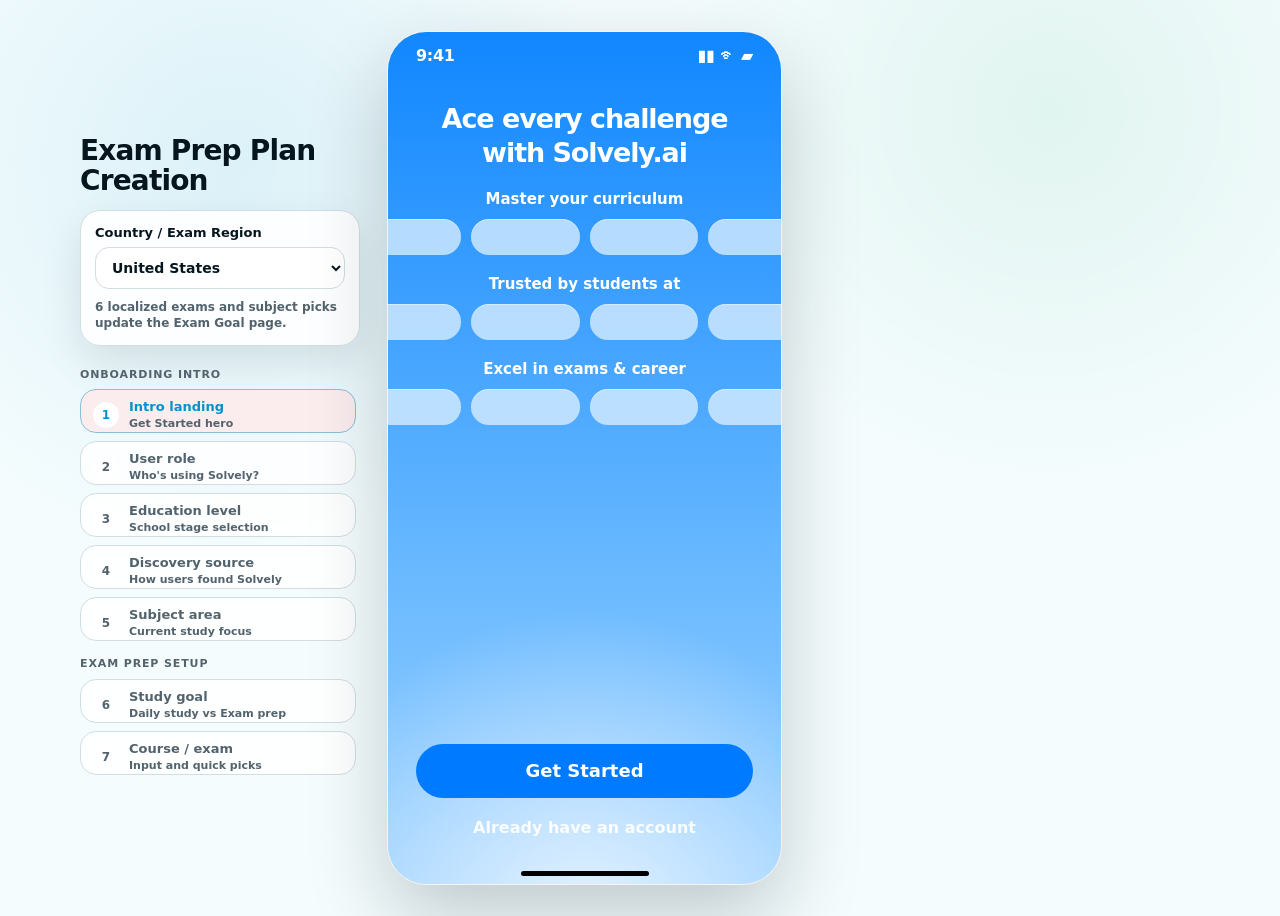
<file: ui_kits/exam-prep-plan/index.html>
<!doctype html>
<html lang="en">
<head>
  <meta charset="utf-8">
  <meta name="viewport" content="width=device-width, initial-scale=1, viewport-fit=cover">
  <title>Solvely Exam Prep Plan Prototype</title>
  <link rel="stylesheet" href="../../colors_and_type.css">
  <style>
    :root {
      --phone-w: 393px;
      --phone-h: 852px;
      --blue: #1677f2;
      --soft-blue: #e7f2ff;
      --soft-gray: #eef2f5;
      --ink: #111318;
      --muted: #737780;
      --line: #dfe5ea;
      --cream: #f7fbff;
      --ease: cubic-bezier(0.22, 1, 0.36, 1);
      --status-h: 54px;
    }

    body {
      min-height: 100vh;
      min-height: 100dvh;
      display: grid;
      place-items: center;
      padding: 32px;
      background:
        radial-gradient(circle at 18% 18%, color-mix(in oklch, var(--svy-secondary) 10%, transparent), transparent 30%),
        radial-gradient(circle at 82% 12%, color-mix(in oklch, var(--svy-primary) 8%, transparent), transparent 28%),
        var(--svy-bg);
    }

    button, input, textarea {
      font: inherit;
    }

    .prototype {
      width: min(100%, 1120px);
      display: grid;
      grid-template-columns: minmax(220px, 280px) var(--phone-w) minmax(260px, 1fr);
      gap: 28px;
      align-items: center;
    }

    .notes {
      display: grid;
      gap: 14px;
      color: var(--svy-muted);
      font-size: 15px;
      line-height: 1.5;
    }

    .notes h1 {
      margin: 0;
      color: var(--svy-fg);
      font: 800 28px/1.08 var(--svy-font-display);
      letter-spacing: -0.03em;
    }

    .notes p {
      margin: 0;
    }

    .country-switcher {
      display: grid;
      gap: 10px;
      padding: 14px;
      border: 1px solid var(--svy-border);
      border-radius: 20px;
      background: color-mix(in oklch, var(--svy-surface) 92%, transparent);
      box-shadow: var(--svy-shadow-card);
    }

    .country-switcher label {
      display: grid;
      gap: 6px;
      color: var(--svy-fg);
      font: 800 13px/1.2 var(--svy-font-body);
    }

    .country-switcher select {
      width: 100%;
      min-height: 42px;
      border: 1px solid var(--svy-border);
      border-radius: 14px;
      background: var(--svy-surface);
      color: var(--svy-fg);
      padding: 0 12px;
      font: 750 14px/1 var(--svy-font-body);
      outline: none;
      cursor: pointer;
    }

    .country-switcher select:focus {
      border-color: color-mix(in oklch, var(--svy-primary) 52%, var(--svy-border));
      box-shadow: 0 0 0 3px color-mix(in oklch, var(--svy-primary) 12%, transparent);
    }

    .country-switcher small {
      color: var(--svy-muted);
      font: 700 12px/1.35 var(--svy-font-body);
    }

    .flow-rail {
      display: grid;
      gap: 8px;
      max-height: 420px;
      overflow: auto;
      padding-right: 4px;
    }

    .rail-group {
      margin-top: 8px;
      color: var(--svy-muted);
      font: 850 11px/1.2 var(--svy-font-body);
      letter-spacing: .08em;
      text-transform: uppercase;
    }

    .rail-step {
      min-height: 44px;
      border: 1px solid var(--svy-border);
      border-radius: 16px;
      background: color-mix(in oklch, var(--svy-surface) 88%, transparent);
      color: var(--svy-muted);
      display: grid;
      grid-template-columns: 26px minmax(0, 1fr);
      gap: 10px;
      align-items: center;
      padding: 10px 12px;
      text-align: left;
      cursor: pointer;
      transition: transform 160ms var(--ease), border-color 160ms var(--ease), background 160ms var(--ease);
    }

    .rail-step:hover {
      transform: translateY(-1px);
    }

    .rail-step.active {
      background: var(--svy-secondary-soft);
      border-color: color-mix(in oklch, var(--svy-secondary) 42%, var(--svy-border));
      color: var(--svy-secondary);
      font-weight: 800;
    }

    .rail-index {
      width: 26px;
      height: 26px;
      display: grid;
      place-items: center;
      border-radius: 999px;
      background: var(--svy-surface);
      font-size: 12px;
      font-weight: 850;
    }

    .rail-copy {
      display: grid;
      gap: 2px;
      min-width: 0;
    }

    .rail-copy strong,
    .rail-copy small {
      overflow: hidden;
      text-overflow: ellipsis;
      white-space: nowrap;
    }

    .rail-copy strong {
      color: inherit;
      font: 850 13px/1.15 var(--svy-font-body);
    }

    .rail-copy small {
      color: var(--svy-muted);
      font: 700 11px/1.2 var(--svy-font-body);
    }

    .phone-shell {
      width: var(--phone-w);
      height: var(--phone-h);
      border-radius: 38px;
      background: #f6f9fc;
      box-shadow: 0 32px 80px color-mix(in oklch, var(--svy-fg) 22%, transparent);
      padding: 0;
      overflow: hidden;
      position: relative;
      outline: 1px solid color-mix(in oklch, white 70%, var(--svy-border));
    }

    .phone {
      height: 100%;
      position: relative;
      overflow: hidden;
      background: #f6f9fc;
      color: var(--ink);
    }

    .phone.loading-screen {
      background: #f6f9fc;
      color: var(--ink);
    }

    .phone.outline-screen {
      background: #f6f8fa;
      color: var(--ink);
    }

    .phone.chromeless {
      background: #f5f6f8;
    }

    .figma-onboarding-frame {
      position: absolute;
      inset: 0;
      background: #f5f6f8;
      overflow: hidden;
    }

    .figma-onboarding-art {
      width: 100%;
      height: 100%;
      object-fit: cover;
      object-position: top center;
      display: block;
      user-select: none;
      -webkit-user-drag: none;
    }

    .figma-onboarding-hotspot,
    .figma-onboarding-back,
    .figma-onboarding-option {
      position: absolute;
      border: 0;
      padding: 0;
      background: transparent;
      cursor: pointer;
    }

    .figma-onboarding-hotspot {
      left: 0;
      right: 0;
      top: 100px;
      bottom: 0;
      z-index: 1;
    }

    .figma-onboarding-back {
      left: 16px;
      top: 52px;
      width: 48px;
      height: 48px;
      z-index: 2;
    }

    .figma-onboarding-option {
      z-index: 2;
    }

    .figma-onboarding-progress {
      position: absolute;
      left: 68px;
      right: 28px;
      top: 64px;
      height: 7px;
      border-radius: 999px;
      background: #dcecff;
      overflow: hidden;
      box-shadow: 0 0 0 5px #f5f6f8;
      z-index: 2;
    }

    .figma-onboarding-progress-fill {
      display: block;
      width: var(--progress, 0%);
      height: 100%;
      border-radius: 999px;
      background: #007aff;
    }

    .native-onboarding {
      position: absolute;
      inset: 0;
      background: #f5f6f8;
      color: #111;
      display: flex;
      flex-direction: column;
      overflow: hidden;
      font-family: "Poppins", var(--svy-font-display);
    }

    .native-onboarding.blue {
      color: #fff;
      background:
        radial-gradient(circle at 50% 104%, rgba(255,255,255,.72) 0%, rgba(255,255,255,.38) 16%, transparent 34%),
        linear-gradient(180deg, #1187ff 0%, #6bbaff 65%, #99d0ff 100%);
    }

    .native-status {
      height: 52px;
      padding: 16px 28px 0;
      display: flex;
      align-items: flex-start;
      justify-content: space-between;
      font: 700 16px/1 var(--svy-font-body);
      letter-spacing: -.02em;
      flex: 0 0 auto;
    }

    .native-status-signal {
      display: inline-flex;
      align-items: center;
      gap: 6px;
      font-size: 16px;
    }

    .native-progress-head {
      min-height: 40px;
      padding: 10px 20px 0;
      display: flex;
      align-items: center;
      gap: 14px;
      flex: 0 0 auto;
    }

    .native-back {
      width: 28px;
      height: 28px;
      border: 0;
      background: transparent;
      color: #111;
      padding: 0;
      display: grid;
      place-items: center;
      font: 800 28px/1 "Poppins", var(--svy-font-display);
      cursor: pointer;
    }

    .native-progress-track {
      flex: 1;
      height: 6px;
      border-radius: 999px;
      background: #dcecff;
      overflow: hidden;
    }

    .native-progress-fill {
      display: block;
      width: var(--progress, 0%);
      height: 100%;
      border-radius: 999px;
      background: #007aff;
      transition: width 220ms var(--ease);
    }

    .native-intro-body {
      flex: 1;
      padding: 18px 16px 24px;
      display: flex;
      flex-direction: column;
      min-height: 0;
    }

    .native-intro-title {
      margin: 18px auto 8px;
      max-width: 330px;
      text-align: center;
      font: 800 24px/1.22 "Poppins", var(--svy-font-display);
      letter-spacing: -.035em;
      text-wrap: balance;
    }

    .native-intro-copy {
      margin: 0 auto 28px;
      max-width: 330px;
      text-align: center;
      color: #111;
      font: 500 15px/1.45 var(--svy-font-body);
    }

    .native-options-grid {
      display: grid;
      grid-template-columns: repeat(2, minmax(0, 1fr));
      gap: 14px;
      padding: 0 14px;
    }

    .native-user-card {
      min-height: 192px;
      border: 2px solid transparent;
      border-radius: 12px;
      background: #fff;
      padding: 8px 8px 16px;
      display: grid;
      grid-template-rows: 1fr auto;
      gap: 14px;
      color: #111;
      font: 700 15px/1.2 "Poppins", var(--svy-font-display);
      cursor: pointer;
    }

    .native-user-card.selected,
    .native-list-option.selected {
      border-color: #007aff;
      background: #eaf5ff;
    }

    .native-user-art {
      border-radius: 5px;
      background: #e5f6ff;
    }

    .native-user-card span:last-child {
      text-align: center;
    }

    .native-list {
      display: grid;
      gap: 14px;
      padding: 0 0 0;
    }

    .native-list-option {
      min-height: 56px;
      width: 100%;
      border: 2px solid transparent;
      border-radius: 14px;
      background: #fff;
      color: #111;
      padding: 0 18px;
      display: flex;
      align-items: center;
      gap: 14px;
      text-align: left;
      font: 600 16px/1.25 "Poppins", var(--svy-font-display);
      cursor: pointer;
    }

    .native-option-icon {
      width: 28px;
      text-align: center;
      font-size: 22px;
      line-height: 1;
      flex: 0 0 auto;
    }

    .native-onboarding-bottom {
      padding: 12px 28px 32px;
      flex: 0 0 auto;
    }

    .native-continue {
      width: 100%;
      min-height: 54px;
      border: 0;
      border-radius: 999px;
      background: #007aff;
      color: #fff;
      font: 700 18px/1 "Poppins", var(--svy-font-display);
      cursor: pointer;
    }

    .native-continue:disabled {
      background: #ececec;
      color: #c6c9ce;
      cursor: not-allowed;
    }

    .native-hero {
      position: relative;
      flex: 1;
      padding: 18px 0 0;
      display: flex;
      flex-direction: column;
      align-items: center;
      overflow: hidden;
    }

    .native-hero h1 {
      margin: 0 auto 20px;
      max-width: 320px;
      text-align: center;
      font: 800 27px/1.25 "Poppins", var(--svy-font-display);
      letter-spacing: -.04em;
      text-wrap: balance;
    }

    .native-hero-label {
      z-index: 1;
      margin: 2px 0 12px;
      font: 700 15px/1 var(--svy-font-body);
    }

    .native-pill-row {
      width: 118%;
      display: flex;
      justify-content: center;
      gap: 10px;
      margin-bottom: 20px;
      flex: 0 0 auto;
    }

    .native-pill-row span {
      width: 112px;
      height: 36px;
      border-radius: 999px;
      background: rgba(218, 239, 255, .78);
      box-shadow: inset 0 1px 0 rgba(255,255,255,.42);
    }

    .native-login {
      margin-top: 22px;
      text-align: center;
      color: rgba(255,255,255,.92);
      font: 600 16px/1 "Poppins", var(--svy-font-display);
    }

    .status {
      height: var(--status-h);
      padding: 18px 24px 0;
      display: flex;
      align-items: start;
      justify-content: space-between;
      font-weight: 800;
      font-size: 15px;
      letter-spacing: -0.02em;
    }

    .signal {
      display: flex;
      gap: 7px;
      align-items: center;
      color: #111;
    }

    .status-icon {
      display: block;
      object-fit: contain;
      flex: 0 0 auto;
    }

    .status-icon.cellular {
      width: 19.2px;
      height: 12.23px;
    }

    .status-icon.wifi-icon {
      width: 17.14px;
      height: 12.33px;
    }

    .status-icon.battery-icon {
      width: 27.33px;
      height: 13px;
    }

    .loading-screen .signal {
      color: #111;
    }

    .outline-screen .signal {
      color: #111;
    }

    .bars {
      display: flex;
      gap: 1.6px;
      align-items: end;
      width: 19.2px;
      height: 12.23px;
    }

    .bars span {
      width: 3px;
      border-radius: 2px;
      background: currentColor;
    }

    .bars span:nth-child(1) { height: 4.5px; }
    .bars span:nth-child(2) { height: 7px; }
    .bars span:nth-child(3) { height: 9.7px; }
    .bars span:nth-child(4) { height: 12.23px; }

    .wifi {
      width: 17.14px;
      height: 12.33px;
      border: 3px solid currentColor;
      border-left-color: transparent;
      border-right-color: transparent;
      border-bottom: 0;
      border-radius: 14px 14px 0 0;
      transform: scale(.72);
    }

    .battery {
      width: 27.33px;
      height: 13px;
      border: 2px solid currentColor;
      border-radius: 5px;
      position: relative;
    }

    .battery::before {
      content: "";
      position: absolute;
      inset: 2px 5px 2px 2px;
      border-radius: 2px;
      background: currentColor;
    }

    .battery::after {
      content: "";
      position: absolute;
      right: -5px;
      top: 3px;
      width: 3px;
      height: 6px;
      border-radius: 0 2px 2px 0;
      background: currentColor;
    }

    .screen {
      height: calc(100% - var(--status-h));
      overflow-y: auto;
      scrollbar-width: none;
      padding: 0 24px 112px;
      overscroll-behavior: contain;
      -webkit-overflow-scrolling: touch;
    }

    .screen::-webkit-scrollbar {
      display: none;
    }

    .topbar {
      min-height: 52px;
      display: flex;
      align-items: center;
      justify-content: space-between;
      gap: 12px;
      margin-bottom: 10px;
    }

    .flow-screen .topbar {
      position: sticky;
      top: 0;
      z-index: 20;
      padding: 4px 0 8px;
      background: linear-gradient(180deg, rgba(255,255,255,.98) 72%, rgba(255,255,255,0));
      backdrop-filter: blur(10px);
    }

    .phone.has-back .topbar {
      padding-left: 54px;
    }

    .topbar-spacer {
      width: 44px;
      height: 44px;
      flex: 0 0 44px;
    }

    .page-back {
      position: absolute;
      left: 22px;
      top: calc(var(--status-h) + 4px);
      width: 44px;
      height: 44px;
      border: 0;
      border-radius: 50%;
      display: grid;
      place-items: center;
      background: #fff;
      color: #111;
      box-shadow: 0 8px 18px rgba(20, 24, 30, .08);
      font: 900 28px/1 var(--svy-font-display);
      cursor: pointer;
      z-index: 48;
      transition: transform 150ms var(--ease), background 150ms var(--ease), box-shadow 150ms var(--ease);
    }

    .phone.has-back:not(.flow-screen):not(.loading-screen):not(.outline-screen) .screen {
      padding-top: 56px;
    }

    .phone.has-back .outline-wrap {
      padding-top: 82px;
    }

    .icon-btn, .pill-btn, .micro-btn {
      border: 0;
      min-height: 44px;
      cursor: pointer;
      transition: transform 150ms var(--ease), background 150ms var(--ease), opacity 150ms var(--ease);
    }

    .icon-btn:active, .pill-btn:active, .micro-btn:active, .choice:active, .material:active, .page-back:active {
      transform: scale(.98);
    }

    .icon-btn:focus-visible, .pill-btn:focus-visible, .micro-btn:focus-visible, .choice:focus-visible, .composer-field:focus-visible, .material:focus-visible, .page-back:focus-visible {
      outline: none;
      box-shadow: 0 0 0 4px color-mix(in oklch, var(--svy-secondary) 22%, transparent);
    }

    .icon-btn {
      width: 44px;
      border-radius: 50%;
      display: grid;
      place-items: center;
      background: #fff;
      color: #111;
      box-shadow: 0 8px 18px rgba(20, 24, 30, .08);
      font-weight: 900;
    }

    .pill-btn {
      border-radius: 999px;
      padding: 0 18px;
      background: var(--soft-blue);
      color: var(--blue);
      font-weight: 760;
      letter-spacing: -0.01em;
      line-height: 1.05;
      white-space: nowrap;
      flex: 0 0 auto;
    }

    .pill-btn.primary {
      background: var(--blue);
      color: white;
      box-shadow: 0 8px 20px rgba(10, 132, 255, .24);
    }

    .pill-btn.dark {
      background: #050807;
      color: white;
      min-height: 48px;
      padding: 0 24px;
      box-shadow: 0 10px 22px rgba(0, 0, 0, .14);
    }

    .pill-btn.disabled {
      background: #ededed;
      color: #8f949b;
      pointer-events: none;
      box-shadow: none;
      cursor: default;
    }

    .direct-plan-btn {
      border: 1px solid #dce7f2;
      background: #fff;
      color: var(--blue);
      box-shadow: none;
    }

    .direct-plan-btn.disabled {
      border-color: #dde4ec;
      background: #fff;
      color: #9aa5b1;
    }

    .micro-btn {
      min-height: 36px;
      border-radius: 11px;
      padding: 0 13px;
      background: #e7e4dd;
      color: #2a2925;
      border: 1px solid #cac5bb;
      box-shadow: 0 4px 0 #b8b2a8;
      font: 800 11px/1 var(--svy-font-mono);
      letter-spacing: .09em;
      text-transform: uppercase;
    }

    .study-title {
      margin: 6px 0 24px;
      font: 850 32px/1 var(--svy-font-display);
      letter-spacing: -0.045em;
    }

    .hero-card {
      min-height: 236px;
      border-radius: 20px;
      padding: 18px;
      border: 1px solid #dce7f2;
      background:
        radial-gradient(circle at 10% 12%, rgba(200, 246, 232, .95), transparent 34%),
        radial-gradient(circle at 82% 18%, rgba(214, 228, 255, .98), transparent 42%),
        linear-gradient(135deg, #fbfeff, #eef6ff);
      position: relative;
      overflow: hidden;
      display: grid;
      align-content: end;
      text-align: center;
      box-shadow: 0 14px 34px rgba(45, 67, 112, .09);
    }

    .mini-card {
      position: absolute;
      width: 112px;
      min-height: 64px;
      border-radius: 12px;
      background: #fff;
      border: 1px solid rgba(200, 210, 225, .9);
      padding: 10px;
      text-align: left;
      box-shadow: 0 14px 28px rgba(31, 41, 64, .12);
      transform: rotate(var(--rot));
      opacity: .5;
      z-index: 0;
    }

    .mini-card strong {
      display: block;
      color: var(--blue);
      font-size: 12px;
      margin-bottom: 7px;
    }

    .mini-line {
      height: 8px;
      border-radius: 999px;
      margin: 6px 0;
      background: #dfe8ff;
    }

    .mini-card:nth-child(1) { --rot: -8deg; left: 12px; top: 28px; }
    .mini-card:nth-child(2) { --rot: 4deg; left: 126px; top: 18px; }
    .mini-card:nth-child(3) { --rot: 11deg; right: 10px; top: 40px; }

    .hero-card h2 {
      position: relative;
      z-index: 1;
      margin: 0 0 8px;
      font: 850 20px/1.12 var(--svy-font-display);
      letter-spacing: -0.03em;
    }

    .hero-card p {
      position: relative;
      z-index: 1;
      margin: 0 0 14px;
      color: #526070;
      font: 680 13px/1.35 var(--svy-font-body);
    }

    .hero-card .pill-btn {
      position: relative;
      z-index: 2;
    }

    .create-row {
      display: flex;
      gap: 20px;
      overflow: hidden;
      margin: 28px -24px 24px;
      padding: 0 24px;
    }

    .create-item {
      min-width: 76px;
      display: grid;
      place-items: center;
      gap: 8px;
      color: #1c1d20;
      font-size: 13px;
    }

    .create-icon {
      width: 56px;
      height: 56px;
      border-radius: 50%;
      display: grid;
      place-items: center;
      background: #deebff;
      color: var(--blue);
      font-weight: 900;
      font-size: 23px;
      position: relative;
    }

    .create-icon::before, .create-icon::after {
      content: "";
      position: absolute;
      box-sizing: border-box;
    }

    .icon-mic::before {
      width: 14px;
      height: 22px;
      border: 3px solid currentColor;
      border-radius: 9px;
      top: 12px;
    }

    .icon-mic::after {
      width: 24px;
      height: 14px;
      border: 3px solid currentColor;
      border-top: 0;
      border-radius: 0 0 14px 14px;
      top: 25px;
    }

    .icon-book::before {
      width: 28px;
      height: 22px;
      border: 3px solid currentColor;
      border-radius: 4px;
      top: 16px;
    }

    .icon-book::after {
      width: 3px;
      height: 24px;
      background: currentColor;
      top: 15px;
    }

    .icon-card::before {
      width: 24px;
      height: 30px;
      border: 3px solid currentColor;
      border-radius: 5px;
      transform: rotate(-14deg);
    }

    .icon-card::after {
      width: 8px;
      height: 8px;
      border-radius: 50%;
      background: currentColor;
      top: 19px;
      right: 18px;
    }

    .icon-quiz::before {
      width: 26px;
      height: 30px;
      border: 3px solid currentColor;
      border-radius: 5px;
    }

    .icon-quiz::after {
      content: "?";
      inset: 0;
      display: grid;
      place-items: center;
      font: 900 20px/1 var(--svy-font-display);
    }

    .icon-map::before {
      width: 28px;
      height: 20px;
      border: 3px solid currentColor;
      border-radius: 5px;
      transform: skewX(-8deg);
    }

    .icon-map::after {
      width: 3px;
      height: 24px;
      background: currentColor;
      transform: rotate(22deg);
    }

    .line-glyph {
      width: 34px;
      height: 34px;
      border-radius: 12px;
      display: grid;
      place-items: center;
      background: var(--soft-blue);
      color: var(--blue);
      position: relative;
    }

    .line-glyph.warm {
      background: #fff1d9;
      color: #ff9f0a;
    }

    .line-glyph::before, .line-glyph::after {
      content: "";
      position: absolute;
      box-sizing: border-box;
    }

    .line-glyph.mic-mark::before {
      width: 9px;
      height: 15px;
      border: 2px solid currentColor;
      border-radius: 8px;
      top: 7px;
    }

    .line-glyph.mic-mark::after {
      width: 17px;
      height: 12px;
      border: 2px solid currentColor;
      border-top: 0;
      border-radius: 0 0 12px 12px;
      top: 17px;
    }

    .line-glyph.img-mark::before {
      width: 19px;
      height: 16px;
      border: 2px solid currentColor;
      border-radius: 4px;
    }

    .line-glyph.img-mark::after {
      width: 7px;
      height: 7px;
      border-radius: 50%;
      background: currentColor;
      top: 9px;
      right: 8px;
    }

    .section-head {
      display: flex;
      justify-content: space-between;
      align-items: center;
      margin: 22px 0 12px;
    }

    .section-head h2 {
      margin: 0;
      font: 820 22px/1.1 var(--svy-font-display);
      letter-spacing: -0.03em;
    }

    .set-card {
      min-height: 94px;
      border-radius: 24px;
      background: #fff;
      border: 1px solid #e3eaf1;
      display: grid;
      grid-template-columns: 44px minmax(0, 1fr);
      align-items: center;
      gap: 14px;
      padding: 17px 22px;
      margin-bottom: 10px;
    }

    .set-card h3 {
      margin: 0 0 5px;
      font: 780 18px/1.18 var(--svy-font-display);
      letter-spacing: -0.02em;
    }

    .set-card p {
      margin: 0;
      color: #9aa0a8;
    }

    .floating-actions {
      position: absolute;
      left: 58px;
      right: 58px;
      bottom: 66px;
      height: 58px;
      border-radius: 999px;
      display: grid;
      grid-template-columns: 52px 1fr 52px;
      align-items: center;
      gap: 6px;
      background: rgba(255,255,255,.88);
      box-shadow: 0 16px 38px rgba(24, 32, 44, .13);
      backdrop-filter: blur(18px);
      z-index: 5;
    }

    .floating-actions .label {
      display: flex;
      gap: 7px;
      align-items: center;
      justify-content: center;
      font-weight: 800;
      letter-spacing: -0.02em;
    }

    .tabbar {
      position: absolute;
      left: 0;
      right: 0;
      bottom: 0;
      height: 80px;
      padding: 8px 42px 18px;
      background: rgba(255,255,255,.92);
      border-top: 1px solid #eef0f2;
      display: flex;
      justify-content: space-between;
      align-items: center;
      backdrop-filter: blur(16px);
    }

    .tab {
      display: grid;
      place-items: center;
      gap: 3px;
      color: #969ca4;
      font-size: 11px;
      font-weight: 650;
    }

    .tab.active {
      color: var(--blue);
    }

    .glyph {
      font-size: 21px;
      line-height: 1;
    }

    .home-screen {
      background: #f6f8fa;
    }

    .home-screen .screen {
      padding: 0 20px 146px;
      height: calc(100% - var(--status-h));
      background: #f6f8fa;
      overflow: hidden;
    }

    .onboarding-screen {
      height: calc(100% - var(--status-h));
      background: #f7f9fc;
      padding: 0 20px 118px;
      overflow-y: auto;
      scrollbar-width: none;
    }

    .onboarding-screen::-webkit-scrollbar {
      display: none;
    }

    .phone.has-back .onboarding-screen {
      padding-top: 0;
    }

    .onboarding-screen.plan-explainer-screen {
      display: flex;
      flex-direction: column;
      overflow-y: auto;
    }

    .onboarding-head {
      position: sticky;
      top: 0;
      z-index: 8;
      margin: 0 -20px 22px;
      padding: 14px 22px 12px;
      background: #f7f9fc;
      display: flex;
      align-items: center;
      gap: 14px;
    }

    .phone.has-back .onboarding-head {
      padding-left: 22px;
    }

    .onboarding-flow-back {
      width: 28px;
      height: 28px;
      border: 0;
      background: transparent;
      color: #111;
      padding: 0;
      display: grid;
      place-items: center;
      font: 800 28px/1 "Poppins", var(--svy-font-display);
      cursor: pointer;
    }

    .onboarding-progress {
      flex: 1;
      height: 6px;
      border-radius: 999px;
      background: #dcecff;
      overflow: hidden;
    }

    .onboarding-progress-fill {
      content: "";
      display: block;
      width: var(--progress, 0%);
      height: 100%;
      border-radius: 999px;
      background: #007aff;
      transition: width 220ms var(--ease);
    }

    .onboarding-kicker {
      margin: 0 0 8px;
      color: #007aff;
      font: 800 12px/1 var(--svy-font-body);
      letter-spacing: .08em;
      text-transform: uppercase;
    }

    .onboarding-title {
      margin: 0;
      color: #111;
      font: 800 24px/1.3 "Poppins", var(--svy-font-display);
      letter-spacing: -0.032em;
      text-align: center;
      text-wrap: balance;
    }

    .onboarding-copy {
      max-width: 350px;
      margin: 10px auto 20px;
      color: #111;
      font-size: 14px;
      font-weight: 500;
      line-height: 1.5;
      text-align: center;
      letter-spacing: -0.01em;
    }

    .onboarding-options {
      display: grid;
      gap: 12px;
    }

    .onboarding-choice {
      min-height: 78px;
      border: 1px solid #dde8f4;
      border-radius: 22px;
      background: #fff;
      padding: 14px;
      display: grid;
      grid-template-columns: 42px minmax(0, 1fr) 24px;
      gap: 12px;
      align-items: center;
      text-align: left;
      color: #111827;
      cursor: pointer;
      box-shadow: 0 10px 24px rgba(45, 67, 112, .045);
    }

    .onboarding-choice.selected {
      border-color: #007aff;
      background: #eef6ff;
      box-shadow: 0 12px 26px rgba(0, 122, 255, .12);
    }

    .onboarding-choice-icon {
      width: 42px;
      height: 42px;
      border-radius: 16px;
      display: grid;
      place-items: center;
      background: #edf4ff;
      font-size: 22px;
    }

    .onboarding-choice strong {
      display: block;
      margin-bottom: 4px;
      font: 800 16px/1.2 var(--svy-font-display);
      letter-spacing: -0.02em;
    }

    .onboarding-choice small {
      display: block;
      color: #667382;
      font: 500 13px/1.35 var(--svy-font-body);
    }

    .onboarding-check {
      width: 22px;
      height: 22px;
      border-radius: 50%;
      border: 2px solid #c7d3df;
      display: grid;
      place-items: center;
      color: #fff;
      font-size: 12px;
    }

    .onboarding-choice.selected .onboarding-check {
      border-color: #007aff;
      background: #007aff;
    }

    .onboarding-picker {
      display: grid;
      gap: 20px;
    }

    .onboarding-picker-group {
      display: grid;
      gap: 10px;
    }

    .onboarding-picker-group h2 {
      margin: 0;
      color: #111827;
      font: 800 16px/1.2 var(--svy-font-display);
      letter-spacing: -0.02em;
    }

    .onboarding-chip-grid {
      display: grid;
      grid-template-columns: repeat(2, minmax(0, 1fr));
      gap: 10px;
    }

    .onboarding-chip {
      min-height: 56px;
      border: 1px solid #dde8f4;
      border-radius: 18px;
      background: #fff;
      color: #111827;
      font: 760 15px/1 var(--svy-font-body);
      cursor: pointer;
      box-shadow: 0 8px 18px rgba(45, 67, 112, .04);
    }

    .onboarding-chip.selected {
      border-color: #007aff;
      background: #eef6ff;
      color: #007aff;
      box-shadow: 0 10px 22px rgba(0, 122, 255, .1);
    }

    .exam-date-option-list {
      gap: 12px;
    }

    .exam-date-option-list .native-list-option {
      min-height: 58px;
      border-color: #edf1f6;
      border-radius: 18px;
      padding: 0 18px;
      box-shadow: 0 8px 18px rgba(45, 67, 112, .04);
    }

    .exam-date-option-list .native-list-option.selected {
      border-color: #007aff;
      color: #007aff;
      box-shadow: 0 10px 22px rgba(0, 122, 255, .1);
    }

    .onboarding-selected-date {
      margin-top: 10px;
      min-height: 54px;
      border-radius: 18px;
      border: 1px solid #dce8f5;
      background: #fff;
      display: grid;
      grid-template-columns: minmax(0, 1fr) auto;
      align-items: center;
      gap: 12px;
      padding: 10px 14px;
      box-shadow: 0 8px 18px rgba(45, 67, 112, .04);
    }

    .onboarding-selected-date span {
      color: #6a7483;
      font: 700 11px/1.2 var(--svy-font-body);
    }

    .onboarding-selected-date strong {
      display: block;
      margin-top: 3px;
      color: #111827;
      font: 800 16px/1.25 var(--svy-font-body);
      letter-spacing: -0.01em;
    }

    .onboarding-selected-date small {
      color: #007aff;
      font: 800 12px/1.2 var(--svy-font-body);
      white-space: nowrap;
    }

    .exam-date-card {
      margin-top: 22px;
      border: 1px solid #dce8f5;
      border-radius: 28px;
      background: #fff;
      padding: 18px;
      box-shadow: 0 18px 38px rgba(45, 67, 112, .08);
    }

    .exam-date-month {
      display: flex;
      align-items: center;
      justify-content: space-between;
      margin-bottom: 16px;
      color: #111827;
    }

    .exam-date-month strong {
      font: 800 18px/1.2 var(--svy-font-display);
      letter-spacing: -0.02em;
    }

    .exam-date-nav {
      width: 34px;
      height: 34px;
      border: 0;
      border-radius: 50%;
      background: #f1f6fd;
      color: #007aff;
      display: grid;
      place-items: center;
      font: 900 22px/1 var(--svy-font-display);
      cursor: pointer;
    }

    .exam-date-weekdays,
    .exam-date-grid {
      display: grid;
      grid-template-columns: repeat(7, 1fr);
      gap: 8px;
      text-align: center;
    }

    .exam-date-weekdays {
      margin-bottom: 8px;
      color: #8d96a3;
      font: 800 12px/1 var(--svy-font-body);
    }

    .exam-date-day {
      height: 38px;
      border: 0;
      border-radius: 14px;
      background: transparent;
      color: #111827;
      font: 780 15px/1 var(--svy-font-body);
      cursor: pointer;
    }

    .exam-date-day.muted {
      color: #c2cad5;
      cursor: default;
    }

    .exam-date-day.today {
      background: #eef6ff;
      color: #007aff;
    }

    .exam-date-day.selected {
      background: #007aff;
      color: #fff;
      box-shadow: 0 10px 20px rgba(0, 122, 255, .22);
    }

    .exam-date-summary {
      margin: 16px 0 0;
      min-height: 44px;
      border-radius: 18px;
      background: #f6f9fd;
      color: #526070;
      display: flex;
      align-items: center;
      justify-content: center;
      padding: 0 14px;
      text-align: center;
      font: 760 13px/1.35 var(--svy-font-body);
    }

    .onboarding-plan-card {
      border: 1px solid #dce8f5;
      border-radius: 26px;
      background: linear-gradient(180deg, #fff 0%, #f2f8ff 100%);
      padding: 18px;
      box-shadow: 0 16px 34px rgba(45, 67, 112, .08);
      display: grid;
      gap: 14px;
    }

    .onboarding-plan-card h2 {
      margin: 0;
      color: #111827;
      font: 850 21px/1.18 var(--svy-font-display);
      letter-spacing: -0.035em;
    }

    .plan-work-hero {
      margin-top: 8px;
      display: grid;
      grid-template-rows: minmax(0, 1fr) 142px;
      gap: 0;
      aspect-ratio: 3 / 4;
      border-radius: 28px;
      overflow: hidden;
      border: 1px solid #cfe5fb;
      box-shadow: 0 18px 38px rgba(45, 67, 112, .10);
      background: #f0f8ff;
    }

    .plan-explainer-screen .plan-work-hero {
      margin-top: 24px;
    }

    .plan-work-copy {
      margin: 22px auto 0;
      max-width: 318px;
      text-align: center;
    }

    .plan-explainer-screen .plan-work-copy {
      margin: auto auto 2px;
      transform: translateY(20px);
    }

    .plan-work-copy .onboarding-title {
      margin: 0;
    }

    .plan-work-copy .onboarding-copy {
      margin: 18px 0 0;
      color: #626a75;
      font: 520 18px/1.36 var(--svy-font-body);
      letter-spacing: -.015em;
    }

    .plan-work-illustration {
      position: relative;
      min-height: 0;
      height: 100%;
      border: 0;
      border-radius: 0;
      background:
        linear-gradient(0deg, rgba(255,255,255,.56) 1px, transparent 1px) 0 47px / 100% 34px,
        radial-gradient(ellipse at 50% 96%, rgba(0, 122, 255, .17) 0%, rgba(0, 122, 255, .17) 48%, transparent 49%),
        linear-gradient(180deg, #e8f4ff 0%, #f6fbff 100%);
      box-shadow: none;
      overflow: hidden;
    }

    .plan-work-illustration::before {
      content: "";
      position: absolute;
      left: 0;
      right: 0;
      bottom: 0;
      height: 24px;
      background: linear-gradient(180deg, transparent, rgba(236, 247, 255, .96));
      z-index: 1;
    }

    .plan-rate-arrow {
      position: absolute;
      left: 46px;
      right: 20px;
      top: 34px;
      height: 168px;
      z-index: 2;
      pointer-events: none;
    }

    .plan-rate-arrow svg {
      width: 100%;
      height: 100%;
      display: block;
      overflow: visible;
      filter: drop-shadow(0 12px 14px rgba(119, 84, 9, .14));
    }

    .plan-rate-bars {
      position: absolute;
      inset: 54px 26px 0;
      display: flex;
      align-items: end;
      justify-content: center;
      gap: 36px;
    }

    .plan-rate-card {
      position: relative;
      z-index: 3;
      width: 128px;
      border-radius: 18px 18px 0 0;
      display: flex;
      flex-direction: column;
      align-items: center;
      justify-content: center;
      text-align: center;
      padding: 14px 10px 16px;
      box-shadow: 0 18px 28px rgba(28, 76, 140, .16);
    }

    .plan-rate-card.base {
      height: 128px;
      color: #075399;
      background: #fff;
      border: 1px solid rgba(182, 214, 245, .86);
      box-shadow: 0 16px 26px rgba(28, 76, 140, .10);
    }

    .plan-rate-card.goal {
      height: 184px;
      color: #fff;
      background: linear-gradient(180deg, #308af0 0%, #0060c4 100%);
    }

    .plan-rate-number {
      font: 900 56px/0.92 var(--svy-font-display);
      letter-spacing: -.06em;
    }

    .plan-rate-card.base .plan-rate-number {
      font-size: 48px;
      color: #075399;
    }

    .plan-rate-label {
      margin-top: 11px;
      font: 800 13px/1.15 var(--svy-font-body);
      letter-spacing: -.02em;
    }

    .plan-rate-card.goal .plan-rate-label {
      color: rgba(255,255,255,.92);
    }

    .plan-rate-card.base .plan-rate-label {
      color: #0c4b86;
      font-size: 12px;
      line-height: 1.2;
    }

    .plan-work-features {
      min-height: 142px;
      border-radius: 0;
      background: linear-gradient(180deg, #06458c 0%, #042b68 100%);
      display: grid;
      grid-template-columns: repeat(3, minmax(0, 1fr));
      align-items: stretch;
      padding: 22px 12px 18px;
      box-shadow: none;
      overflow: hidden;
    }

    .plan-work-feature {
      position: relative;
      display: grid;
      justify-items: center;
      align-content: start;
      gap: 10px;
      min-width: 0;
      padding: 0 9px;
      text-align: center;
      color: #fff;
    }

    .plan-work-feature + .plan-work-feature {
      border-left: 1px solid rgba(187, 216, 255, .28);
    }

    .plan-work-icon {
      width: 28px;
      height: 28px;
      display: grid;
      place-items: center;
      color: rgba(255,255,255,.9);
      font-size: 17px;
    }

    .plan-work-icon svg {
      width: 23px;
      height: 23px;
      display: block;
    }

    .plan-work-feature h2 {
      margin: 0;
      color: rgba(255,255,255,.98);
      font: 850 17px/1.05 var(--svy-font-display);
      letter-spacing: -.025em;
    }

    .plan-work-feature p {
      margin: 0;
      color: rgba(231, 241, 255, .86);
      font: 560 12px/1.23 var(--svy-font-body);
      letter-spacing: -.01em;
      text-wrap: balance;
    }

    .onboarding-feature-grid {
      position: relative;
      height: 158px;
      border: 1px solid #dce8f5;
      border-radius: 26px;
      background: #fff;
      overflow: hidden;
      margin-bottom: 14px;
      box-shadow: 0 14px 30px rgba(45, 67, 112, .06);
    }

    .onboarding-feature-grid::before {
      content: "";
      position: absolute;
      inset: 0;
      background:
        radial-gradient(circle at 14% 112%, rgba(208, 249, 255, .95), transparent 58%),
        radial-gradient(circle at 86% 112%, rgba(232, 225, 255, .9), transparent 56%),
        linear-gradient(180deg, #fff, #fff);
    }

    .onboarding-feature-grid::after {
      content: "";
      position: absolute;
      left: 0;
      right: 0;
      bottom: 0;
      height: 72px;
      background: linear-gradient(180deg, rgba(255,255,255,0) 0%, rgba(255,255,255,.96) 72%);
      z-index: 1;
      pointer-events: none;
    }

    .onboarding-feature-grid .study-art-card {
      z-index: 0;
    }

    .onboarding-plan-list {
      display: grid;
      gap: 10px;
      margin: 0;
      padding: 0;
      list-style: none;
    }

    .onboarding-plan-list li {
      display: grid;
      grid-template-columns: 28px minmax(0, 1fr);
      gap: 10px;
      align-items: start;
      color: #3c4756;
      font: 560 14px/1.42 var(--svy-font-body);
    }

    .onboarding-plan-list span {
      width: 28px;
      height: 28px;
      border-radius: 11px;
      background: #e6f1ff;
      color: #007aff;
      display: grid;
      place-items: center;
      font-size: 15px;
    }

    .onboarding-bottom {
      position: absolute;
      left: 0;
      right: 0;
      bottom: 0;
      padding: 14px 20px calc(22px + env(safe-area-inset-bottom));
      background: linear-gradient(180deg, rgba(247,249,252,0), #f7f9fc 28%);
      display: grid;
      grid-template-columns: 1fr;
      align-items: center;
      z-index: 12;
    }

    .onboarding-next {
      min-height: 54px;
      border: 0;
      border-radius: 999px;
      background: #007aff;
      color: #fff;
      font: 800 16px/1 var(--svy-font-body);
      cursor: pointer;
      box-shadow: 0 12px 26px rgba(0, 122, 255, .22);
    }

    .onboarding-next:disabled {
      background: #dbe3ec;
      color: #7d8794;
      box-shadow: none;
      cursor: not-allowed;
    }

    .social-proof-screen {
      position: relative;
      height: calc(100% - var(--status-h));
      padding: 0 20px 128px;
      overflow: hidden;
      background: #f6f8fa;
    }

    .social-proof-screen.has-onboarding-progress {
      height: calc(100% - var(--status-h) - 54px);
    }

    .social-proof-screen::before {
      content: "";
      position: absolute;
      inset: 0;
      background:
        radial-gradient(circle at 50% 18%, rgba(255, 255, 255, .92), transparent 30%),
        linear-gradient(180deg, rgba(255, 255, 255, .72), rgba(246, 248, 250, .94)),
        #f6f8fa;
      pointer-events: none;
    }

    .social-proof-title {
      position: relative;
      z-index: 1;
      margin: 0;
      padding-top: 34px;
      color: #111;
      font: 800 24px/1.3 "Poppins", var(--svy-font-display);
      letter-spacing: -0.03em;
      text-align: center;
      text-wrap: balance;
    }

    .proof-metrics {
      position: relative;
      z-index: 1;
      display: grid;
      justify-items: center;
      gap: 14px;
      padding-top: 18px;
    }

    .proof-metric {
      position: relative;
      display: grid;
      justify-items: center;
      min-height: 82px;
    }

    .proof-metric.compact {
      width: 254px;
      min-height: 86px;
    }

    .proof-metric.wide {
      width: 350px;
      min-height: 56px;
    }

    .proof-laurel {
      position: absolute;
      top: 12px;
      width: 32px;
      height: 58px;
      background: url("data:image/svg+xml,%3Csvg width='32' height='58' viewBox='0 0 32 58' fill='none' xmlns='http://www.w3.org/2000/svg'%3E%3Cpath d='M25 4C12 11 5 25 7 54' stroke='%23FFB043' stroke-width='3' stroke-linecap='round'/%3E%3Cpath d='M23 11C16 13 12 18 10 25C18 24 23 20 23 11Z' fill='%23FFC85A'/%3E%3Cpath d='M20 25C14 27 10 33 9 40C16 39 21 34 20 25Z' fill='%23FFA53A'/%3E%3Cpath d='M26 36C19 38 15 43 14 51C22 50 27 45 26 36Z' fill='%23FFC85A'/%3E%3C/svg%3E") center / contain no-repeat;
    }

    .proof-laurel.left {
      left: 0;
    }

    .proof-laurel.right {
      right: 0;
      transform: scaleX(-1);
    }

    .proof-metric.wide .proof-laurel {
      top: 0;
      background-image: url("data:image/svg+xml,%3Csvg width='32' height='58' viewBox='0 0 32 58' fill='none' xmlns='http://www.w3.org/2000/svg'%3E%3Cpath d='M25 4C12 11 5 25 7 54' stroke='%23FFB043' stroke-width='3' stroke-linecap='round'/%3E%3Cpath d='M23 11C16 13 12 18 10 25C18 24 23 20 23 11Z' fill='%23FFC85A'/%3E%3Cpath d='M20 25C14 27 10 33 9 40C16 39 21 34 20 25Z' fill='%23FFA53A'/%3E%3Cpath d='M26 36C19 38 15 43 14 51C22 50 27 45 26 36Z' fill='%23FFC85A'/%3E%3C/svg%3E");
    }

    .proof-metric.plan-count .proof-laurel.left {
      left: 28px;
    }

    .proof-metric.plan-count .proof-laurel.right {
      right: 28px;
    }

    .proof-number {
      margin: 0;
      background: linear-gradient(180deg, #ffaf4e 0%, #f7861a 100%);
      -webkit-background-clip: text;
      background-clip: text;
      color: transparent;
      font: 800 34px/1.12 "Poppins", var(--svy-font-display);
      letter-spacing: -0.03em;
      text-align: center;
      text-shadow: 0 .696px 0 #fcad3e;
      white-space: nowrap;
    }

    .proof-stars {
      margin-top: 3px;
      color: #ffc043;
      font: 900 20px/1 var(--svy-font-body);
      letter-spacing: 2px;
      text-align: center;
    }

    .proof-caption {
      margin: 3px 0 0;
      color: #111;
      font: 700 16px/1.2 var(--svy-font-body);
      text-align: center;
      white-space: nowrap;
    }

    .proof-slider {
      position: relative;
      z-index: 1;
      display: grid;
      justify-items: center;
      gap: 16px;
      margin-top: 28px;
      padding-top: 14px;
    }

    .proof-review-deck {
      position: relative;
      width: 289px;
      height: 200px;
    }

    .proof-review-card {
      position: absolute;
      inset: 0;
      width: 289px;
      min-height: 200px;
      border-radius: 24px;
      background: #fff;
      padding: 16px;
      display: grid;
      gap: 16px;
      box-shadow: 0 24px 24px rgba(0, 0, 0, .08);
      text-align: left;
      opacity: 0;
      animation: proofReviewCycle 25s infinite;
    }

    .proof-review-card:nth-child(1) { animation-delay: 0s; }
    .proof-review-card:nth-child(2) { animation-delay: 5s; }
    .proof-review-card:nth-child(3) { animation-delay: 10s; }
    .proof-review-card:nth-child(4) { animation-delay: 15s; }
    .proof-review-card:nth-child(5) { animation-delay: 20s; }

    @keyframes proofReviewCycle {
      0%, 17% {
        opacity: 1;
        transform: translateX(0) scale(1);
      }
      20%, 100% {
        opacity: 0;
        transform: translateX(-10px) scale(.98);
      }
    }

    .proof-review-head {
      display: grid;
      grid-template-columns: 40px minmax(0, 1fr);
      align-items: center;
      gap: 8px;
    }

    .proof-avatar {
      width: 40px;
      height: 40px;
      border-radius: 50%;
      background:
        radial-gradient(circle at 50% 60%, #111 0 2px, transparent 3px),
        radial-gradient(circle at 38% 42%, #111 0 2px, transparent 3px),
        radial-gradient(circle at 62% 42%, #111 0 2px, transparent 3px),
        linear-gradient(135deg, #dbeafe, #fce7f3);
      color: #007aff;
      display: grid;
      place-items: center;
      font: 800 16px/1 var(--svy-font-body);
      box-shadow: inset 0 0 0 1px rgba(0, 122, 255, .08);
    }

    .proof-review-head strong {
      display: block;
      color: #111;
      font: 500 14px/14px var(--svy-font-body);
    }

    .proof-review-head small {
      display: block;
      margin-top: 8px;
      color: #989b9e;
      font: 400 12px/12px var(--svy-font-body);
    }

    .proof-review-body {
      display: grid;
      gap: 8px;
    }

    .proof-review-body h2 {
      margin: 0;
      color: #111;
      font: 700 15px/1.4 var(--svy-font-body);
      letter-spacing: -0.01em;
      white-space: nowrap;
      overflow: hidden;
      text-overflow: ellipsis;
    }

    .proof-review-body p {
      margin: 0;
      color: #595c60;
      font: 400 13px/1.45 var(--svy-font-body);
      display: -webkit-box;
      -webkit-line-clamp: 3;
      -webkit-box-orient: vertical;
      overflow: hidden;
    }

    .proof-review-stars {
      color: #ffc043;
      font: 900 19px/22px var(--svy-font-body);
      letter-spacing: 2px;
    }

    .proof-dots {
      display: flex;
      align-items: center;
      justify-content: center;
      gap: 8px;
    }

    .proof-dots span {
      width: 6px;
      height: 6px;
      border-radius: 999px;
      background: #afb3c0;
      animation: proofDotCycle 25s infinite;
    }

    .proof-dots span:nth-child(1) { animation-delay: 0s; }
    .proof-dots span:nth-child(2) { animation-delay: 5s; }
    .proof-dots span:nth-child(3) { animation-delay: 10s; }
    .proof-dots span:nth-child(4) { animation-delay: 15s; }
    .proof-dots span:nth-child(5) { animation-delay: 20s; }

    .proof-dots span.active {
      background: #007aff;
    }

    @keyframes proofDotCycle {
      0%, 17% { background: #007aff; }
      20%, 100% { background: #afb3c0; }
    }

    .proof-dots span.tiny {
      width: 4px;
      height: 4px;
    }

    .social-proof-bottom {
      position: absolute;
      left: 0;
      right: 0;
      bottom: 0;
      z-index: 2;
      padding: 24px 32px calc(50px + env(safe-area-inset-bottom));
    }

    .social-proof-bottom .onboarding-next {
      width: 100%;
      font: 600 18px/1.4 "Poppins", var(--svy-font-display);
    }

    .figma-home-header {
      height: 56px;
      display: flex;
      align-items: center;
      justify-content: space-between;
    }

    .figma-home-title {
      margin: 0;
      color: #111;
      font: 800 24px/31px var(--svy-font-display);
      letter-spacing: -0.03em;
    }

    .figma-header-actions {
      display: flex;
      align-items: center;
      gap: 10px;
    }

    .figma-header-btn {
      width: 40px;
      height: 40px;
      border: 0;
      border-radius: 14px;
      background: #edeef3;
      display: grid;
      place-items: center;
      padding: 0;
    }

    .figma-header-btn img {
      width: 24px;
      height: 24px;
      display: block;
    }

    .figma-home-content {
      display: grid;
      gap: 20px;
      padding-top: 8px;
    }

    .figma-hero {
      height: 207px;
      border-radius: 16px;
      border: 1px solid #eee;
      background: #fff;
      position: relative;
      overflow: hidden;
    }

    .figma-hero::before {
      content: "";
      position: absolute;
      inset: 0;
      background:
        radial-gradient(circle at 15% 118%, rgba(208, 249, 255, .95), transparent 58%),
        radial-gradient(circle at 86% 110%, rgba(232, 225, 255, .9), transparent 56%),
        linear-gradient(180deg, #fff, #fff);
    }

    .figma-hero::after {
      content: "";
      position: absolute;
      left: 0;
      right: 0;
      bottom: 0;
      height: 132px;
      background:
        radial-gradient(circle at 18% 100%, rgba(215, 251, 255, .86), transparent 58%),
        radial-gradient(circle at 82% 100%, rgba(237, 231, 255, .96), transparent 58%),
        linear-gradient(180deg, rgba(255,255,255,.18) 0%, rgba(255,255,255,.96) 34%, rgba(255,255,255,.72) 100%);
      z-index: 1;
      pointer-events: none;
    }

    .hero-study-art {
      position: absolute;
      left: 0;
      top: 0;
      right: 0;
      height: 122px;
      pointer-events: none;
      z-index: 0;
    }

    .study-art-card {
      position: absolute;
      width: 92px;
      height: 112px;
      border-radius: 8px;
      overflow: hidden;
      box-shadow: -10px 5px 16px rgba(0, 0, 0, .05);
      padding: 8px 6px;
      font-family: var(--svy-font-body);
    }

    .study-art-card.quiz {
      left: 173px;
      top: 19px;
      transform: rotate(5deg);
      background: linear-gradient(24deg, #f6fff5 9%, #ddffcc 120%);
    }

    .study-art-card.guide {
      left: 16px;
      top: 44px;
      transform: rotate(-12deg);
      background: linear-gradient(24deg, #f6fdff 9%, #cff2ff 98%);
    }

    .study-art-card.flash {
      left: 94px;
      top: 20px;
      transform: rotate(-4deg);
      background: linear-gradient(17deg, #fefeff 22%, #dcddff 121%);
    }

    .study-art-card.mock {
      left: 245px;
      top: 43px;
      transform: rotate(12deg);
      background: linear-gradient(21deg, #fffdf4 8%, #ffe58a 118%);
    }

    .art-kicker {
      display: block;
      font-size: 9px;
      line-height: 1.2;
      font-weight: 600;
      margin-bottom: 6px;
    }

    .quiz .art-kicker { color: #017f16; }
    .guide .art-kicker { color: #4c70f4; }
    .flash .art-kicker { color: #933aff; }
    .mock .art-kicker { color: #a56b00; }

    .art-choice {
      height: 16px;
      border-radius: 6px;
      background: #f9fcff;
      margin-bottom: 5px;
      color: #989b9e;
      font-size: 4px;
      display: flex;
      align-items: center;
      gap: 3px;
      padding: 0 5px;
    }

    .art-choice.active {
      background: #caffb1;
      color: #194d00;
    }

    .art-dot {
      width: 6px;
      height: 6px;
      border-radius: 2px;
      border: 1px solid currentColor;
      flex: 0 0 auto;
    }

    .art-choice.active .art-dot {
      background: #9ee37c;
      border-color: #9ee37c;
      box-shadow: inset 0 0 0 2px #caffb1;
    }

    .art-title {
      color: #0f172a;
      font-size: 6px;
      line-height: 8px;
      margin: 0 0 5px;
    }

    .art-bubble {
      border-radius: 6px;
      background: #d4eafe;
      color: #4c70f4;
      padding: 3px;
      font-size: 4px;
      line-height: 1.35;
      margin-bottom: 4px;
    }

    .art-muted {
      color: rgba(51, 65, 85, .6);
      font-size: 4px;
      line-height: 7px;
      margin: 0;
    }

    .flash-inner {
      width: 72px;
      min-height: 94px;
      margin: 8px auto 0;
      border: 1px solid #eee;
      border-radius: 6px;
      background: #fff;
      box-shadow: 0 0 25px rgba(193, 193, 193, .25);
      display: grid;
      place-items: center;
      text-align: center;
      color: #111;
      font-size: 4px;
      line-height: 1.4;
      padding: 10px;
      transform: rotate(3.7deg);
    }

    .mock-exam-inner {
      display: grid;
      gap: 6px;
      margin-top: 8px;
      position: relative;
    }

    .mock-score {
      height: 24px;
      border-radius: 7px;
      background: #fff5c2;
      color: #8a5a00;
      display: grid;
      place-items: center;
      font-size: 10px;
      font-weight: 800;
    }

    .mock-grade {
      position: absolute;
      right: 3px;
      top: -18px;
      color: #ff3b30;
      font-size: 12px;
      font-weight: 850;
      line-height: 1;
      z-index: 3;
      text-shadow: 0 1px 0 rgba(255, 255, 255, .85);
    }

    .mock-line {
      height: 8px;
      border-radius: 999px;
      background: rgba(138, 90, 0, .18);
    }

    .mock-line.short {
      width: 64%;
    }

    .figma-hero-copy {
      position: absolute;
      left: 50%;
      top: 105px;
      transform: translateX(-50%);
      width: 288px;
      display: grid;
      justify-items: center;
      gap: 9px;
      text-align: center;
      z-index: 2;
    }

    .figma-hero-copy h2 {
      margin: 0;
      width: 272px;
      color: #111;
      font: 700 16px/22px var(--svy-font-display);
      letter-spacing: -0.01em;
    }

    .figma-start-btn {
      height: 36px;
      min-height: 36px;
      border: 0;
      border-radius: 999px;
      padding: 0 16px;
      background: #007aff;
      color: #fff;
      font: 600 14px/24px var(--svy-font-body);
      cursor: pointer;
    }

    .exam-plan-hero {
      border: 0;
      background:
        radial-gradient(circle at 82% 18%, rgba(255, 193, 7, .4), transparent 24%),
        linear-gradient(135deg, #071723 0%, #0c2433 42%, #123f53 100%);
      box-shadow: 0 16px 32px rgba(16, 36, 51, .18);
    }

    .exam-plan-hero::before {
      content: "";
      position: absolute;
      inset: 0;
      background:
        linear-gradient(90deg, rgba(0, 0, 0, .72) 0%, rgba(0, 0, 0, .36) 48%, rgba(0, 0, 0, .12) 100%),
        radial-gradient(circle at 78% 84%, rgba(0, 122, 255, .3), transparent 36%);
      z-index: 1;
    }

    .exam-plan-hero::after {
      content: "";
      position: absolute;
      inset: 0;
      background:
        linear-gradient(135deg, transparent 0 48%, rgba(255,255,255,.08) 48% 49%, transparent 49% 100%),
        linear-gradient(45deg, transparent 0 42%, rgba(255,255,255,.06) 42% 43%, transparent 43% 100%);
      background-size: 42px 42px, 54px 54px;
      opacity: .7;
      z-index: 0;
    }

    .exam-plan-art {
      position: absolute;
      inset: 0;
      z-index: 0;
      pointer-events: none;
    }

    .exam-topic-path {
      position: absolute;
      right: 16px;
      top: 31px;
      width: 150px;
      height: 102px;
    }

    .exam-topic-line {
      position: absolute;
      height: 3px;
      border-radius: 999px;
      background: rgba(138, 211, 255, .56);
      transform-origin: left center;
      box-shadow: 0 0 16px rgba(0, 122, 255, .26);
    }

    .exam-topic-line.one {
      width: 62px;
      left: 28px;
      top: 35px;
      transform: rotate(18deg);
    }

    .exam-topic-line.two {
      width: 68px;
      left: 75px;
      top: 59px;
      transform: rotate(-22deg);
    }

    .exam-topic-node {
      position: absolute;
      width: 42px;
      height: 42px;
      border-radius: 16px;
      background: rgba(255,255,255,.92);
      color: #007aff;
      display: grid;
      place-items: center;
      font: 800 10px/1 var(--svy-font-body);
      box-shadow: 0 14px 26px rgba(0,0,0,.24);
    }

    .exam-topic-node.first { left: 0; top: 17px; }
    .exam-topic-node.second { left: 55px; top: 38px; }
    .exam-topic-node.third {
      right: 0;
      top: 14px;
      border-radius: 50%;
      background: linear-gradient(135deg, #ffd76a 0%, #ff9f0a 100%);
      color: #fff;
      font-size: 20px;
      text-shadow: 0 1px 1px rgba(126, 77, 0, .22);
      box-shadow: 0 14px 26px rgba(255, 159, 10, .28), 0 0 0 5px rgba(255, 214, 106, .2);
    }

    .study-art-card.mock.exam-plan-mock-card {
      position: absolute;
      right: 38px;
      bottom: -8px;
      left: auto;
      top: auto;
      transform: translateY(30px) rotate(9deg);
      box-shadow: 0 18px 30px rgba(0,0,0,.24);
      overflow: visible;
    }

    .exam-target-emoji {
      position: absolute;
      right: 121px;
      bottom: 48px;
      font-size: 30px;
      line-height: 1;
      filter: drop-shadow(0 10px 14px rgba(0,0,0,.24));
      transform: rotate(-8deg);
    }

    .exam-plan-copy {
      position: absolute;
      left: 26px;
      top: 28px;
      width: 178px;
      z-index: 2;
      display: grid;
      gap: 7px;
      color: #fff;
    }

    .exam-plan-kicker {
      margin: 0;
      color: #ff9f0a;
      font: 900 11px/1 var(--svy-font-body);
      letter-spacing: .22em;
      text-transform: uppercase;
    }

    .exam-plan-copy h2 {
      margin: 0;
      color: #fff;
      font: 850 23px/24px var(--svy-font-display);
      letter-spacing: -0.045em;
    }

    .exam-plan-copy p {
      margin: -1px 0 0;
      color: rgba(255,255,255,.86);
      font: 650 11px/15px var(--svy-font-body);
      letter-spacing: -0.01em;
    }

    .exam-plan-btn {
      position: absolute;
      left: 26px;
      bottom: 18px;
      z-index: 3;
      min-height: 38px;
      border: 0;
      border-radius: 999px;
      background: #fff;
      color: #111;
      padding: 0 20px;
      font: 800 15px/1 var(--svy-font-body);
      cursor: pointer;
      box-shadow: 0 12px 20px rgba(0,0,0,.18);
    }

    .figma-section {
      display: grid;
      gap: 10px;
      width: 100%;
    }

    .figma-section-head {
      display: flex;
      align-items: center;
      justify-content: space-between;
      min-height: 27px;
    }

    .figma-section-head h2 {
      margin: 0;
      color: #111;
      font: 700 18px/1.3 var(--svy-font-display);
      letter-spacing: -0.02em;
    }

    .all-sets {
      display: inline-flex;
      align-items: center;
      gap: 6px;
      color: #595c60;
      font-size: 14px;
      font-weight: 500;
    }

    .all-sets img {
      width: 20px;
      height: 20px;
    }

    .figma-create-row {
      display: flex;
      gap: 9px;
      align-items: flex-start;
      width: calc(100% + 20px);
      overflow: hidden;
    }

    .create-divider {
      width: 1px;
      height: 45px;
      background: #e5e7eb;
      flex: 0 0 1px;
      margin-top: 1px;
    }

    .figma-create-item {
      width: 70px;
      flex: 0 0 70px;
      display: grid;
      justify-items: center;
      gap: 4px;
      color: #111;
      font-size: 12px;
      line-height: 18px;
      text-align: center;
      white-space: nowrap;
    }

    .figma-create-item:first-child {
      width: 81px;
      flex-basis: 81px;
    }

    .figma-create-icon {
      width: 48px;
      height: 48px;
      border-radius: 999px;
      background: #e2edff;
      display: grid;
      place-items: center;
      overflow: hidden;
    }

    .figma-create-icon img {
      width: 30px;
      height: 30px;
      display: block;
    }

    .figma-create-mic {
      width: 30px;
      height: 30px;
      display: block;
      color: #007aff;
    }

    .figma-create-icon img[data-type="quiz"],
    .figma-create-icon img[data-type="mock"] {
      width: 24px;
      height: 24px;
    }

    .figma-create-icon img[data-type="podcast"] {
      width: 29px;
      height: 30px;
    }

    .figma-set-list {
      display: grid;
      gap: 8px;
    }

    .figma-set-card {
      min-height: 103px;
      border-radius: 24px;
      border: .5px solid #eee;
      background: #fff;
      display: grid;
      grid-template-columns: 40px minmax(0, 1fr);
      gap: 10px;
      align-items: center;
      padding: 20px 20px 20px 16px;
    }

    .figma-set-icon {
      width: 40px;
      height: 40px;
      display: grid;
      place-items: center;
    }

    .figma-set-icon img {
      width: 24px;
      height: 24px;
      object-fit: contain;
    }

    .figma-set-mic {
      width: 25px;
      height: 25px;
      display: block;
      color: #3b82ff;
    }

    .figma-set-target {
      width: 32px;
      height: 32px;
      display: block;
      color: #007aff;
      filter: drop-shadow(0 5px 10px rgba(0, 122, 255, .16));
    }

    .figma-set-icon.orange {
      width: 25px;
      height: 24px;
      border-radius: 5px;
      background: #ffa006;
      color: #fff;
      margin-left: 8px;
      font-size: 15px;
    }

    .figma-set-icon.orange img {
      width: 19px;
      height: 16px;
    }

    .figma-set-card h3 {
      margin: 0;
      color: #111;
      font: 600 16px/1.4 var(--svy-font-body);
      letter-spacing: -0.01em;
    }

    .figma-set-card p {
      margin: 6px 0 0;
      color: #989b9e;
      font-size: 13px;
      line-height: normal;
    }

    .figma-floating {
      position: absolute;
      left: 0;
      right: 0;
      bottom: 105px;
      display: flex;
      justify-content: center;
      align-items: center;
      gap: 8px;
      padding: 0 16px;
      z-index: 8;
      pointer-events: none;
    }

    .figma-float-round,
    .figma-upload-pill {
      height: 56px;
      border: 0;
      border-radius: 999px;
      background: #fff;
      box-shadow: 0 10px 40px rgba(90, 105, 131, .16);
      pointer-events: auto;
    }

    .figma-float-round {
      width: 56px;
      display: grid;
      place-items: center;
    }

    .figma-upload-pill {
      display: flex;
      align-items: center;
      justify-content: center;
      gap: 4px;
      padding: 0 26px;
      color: #111;
      font: 500 16px/1 var(--svy-font-display);
    }

    .figma-float-round img,
    .figma-upload-pill img {
      width: 20px;
      height: 20px;
      display: block;
    }

    .figma-tabbar {
      position: absolute;
      left: 0;
      right: 0;
      bottom: 0;
      height: 90px;
      background: #fff;
      border-top: 1px solid #f6f8fa;
      display: grid;
      grid-template-rows: 56px 34px;
      z-index: 7;
    }

    .figma-tab-row {
      display: grid;
      grid-template-columns: repeat(3, 1fr);
      align-items: center;
    }

    .figma-tab {
      display: grid;
      justify-items: center;
      gap: 2px;
      color: #989b9e;
      font-size: 10px;
      font-weight: 500;
    }

    .figma-tab.active {
      color: #007aff;
      font-weight: 600;
    }

    .figma-tab img {
      width: 24px;
      height: 24px;
    }

    .figma-home-indicator {
      width: 134px;
      height: 5px;
      border-radius: 100px;
      background: #111;
      justify-self: center;
      align-self: end;
      margin-bottom: 8px;
    }

    .entry-composer {
      position: absolute;
      left: 0;
      right: 0;
      bottom: 0;
      min-height: 124px;
      padding: 14px 14px 14px;
      border-radius: 28px 28px 0 0;
      background: #fff;
      box-shadow: 0 -10px 32px rgba(22, 29, 43, .08);
      z-index: 9;
      display: grid;
      grid-template-rows: 56px 1fr;
      gap: 17px;
      pointer-events: none;
    }

    .setup-entry-composer {
      z-index: 28;
    }

    .entry-input-shell,
    .entry-input-shell *,
    .entry-action,
    .entry-action * {
      pointer-events: auto;
    }

    .entry-input-shell {
      height: 56px;
      border-radius: 18px;
      background: #f2f3f8;
      display: grid;
      grid-template-columns: minmax(0, 1fr) 32px;
      align-items: center;
      gap: 8px;
      padding: 0 16px 0 14px;
    }

    .entry-input-shell input {
      width: 100%;
      border: 0;
      outline: 0;
      background: transparent;
      color: #111;
      font: 400 18px/24px var(--svy-font-body);
      letter-spacing: -0.01em;
    }

    .entry-input-shell input::placeholder {
      color: #989b9e;
      opacity: 1;
    }

    .entry-mic-btn {
      width: 32px;
      height: 32px;
      min-height: 32px;
      border: 0;
      border-radius: 999px;
      background: transparent;
      color: #595c60;
      display: grid;
      place-items: center;
      padding: 0;
      cursor: pointer;
    }

    .entry-mic-btn svg {
      width: 23px;
      height: 23px;
      display: block;
    }

    .entry-home-indicator {
      width: 134px;
      height: 5px;
      border-radius: 100px;
      background: #111;
      justify-self: center;
      align-self: end;
    }

    .flow-screen {
      background: #fff;
    }

    .flow-screen.cream {
      background: var(--cream);
    }

    .prompt-copy {
      margin: 0 0 14px;
    }

    .prompt-copy.center {
      text-align: center;
      color: #666a70;
      line-height: 1.35;
    }

    .prompt-copy h1 {
      margin: 0 0 7px;
      font: 820 19px/1.15 var(--svy-font-display);
      letter-spacing: -0.03em;
    }

    .prompt-copy p {
      margin: 0;
      color: #5d636b;
      font-size: 15px;
      line-height: 1.32;
      letter-spacing: -0.02em;
    }

    .input-slab {
      min-height: 50px;
      border-radius: 16px;
      background: var(--soft-gray);
      display: flex;
      align-items: center;
      gap: 10px;
      padding: 0 17px;
      color: #69717c;
      font-size: 16px;
      margin-bottom: 8px;
    }

    .input-slab input {
      min-width: 0;
      width: 100%;
      border: 0;
      outline: 0;
      background: transparent;
      color: var(--ink);
      font: inherit;
    }

    .input-slab input::placeholder {
      color: #69717c;
      opacity: 1;
    }

    .setup-section {
      display: grid;
      gap: 8px;
      margin-top: 14px;
    }

    .setup-label {
      display: flex;
      align-items: center;
      gap: 8px;
      color: #30343a;
      font: 820 13px/1.2 var(--svy-font-body);
    }

    .setup-label span {
      width: 24px;
      height: 24px;
      border-radius: 999px;
      display: grid;
      place-items: center;
      background: var(--soft-blue);
      color: var(--blue);
      font-size: 12px;
    }

    .setup-question {
      margin: -2px 0 0;
      color: #5d636b;
      font-size: 14px;
      line-height: 1.35;
    }

    .reveal {
      animation: bubbleIn 220ms var(--ease);
    }

    .chips {
      display: flex;
      flex-wrap: wrap;
      gap: 10px 8px;
      margin-bottom: 26px;
    }

    .chip {
      min-height: 43px;
      padding: 0 18px;
      border-radius: 999px;
      border: 0;
      background: var(--soft-gray);
      color: #1b1e23;
      font-weight: 400;
      cursor: pointer;
    }

    .chips.compact {
      gap: 6px;
      margin-bottom: 0;
    }

    .chips.compact .chip {
      min-height: 32px;
      padding: 0 12px;
      font-size: 13px;
    }

    .chip.active {
      background: var(--soft-blue);
      color: var(--blue);
      box-shadow: inset 0 0 0 1px color-mix(in oklch, var(--svy-secondary) 22%, transparent);
    }

    .bubble {
      max-width: 258px;
      width: fit-content;
      border-radius: 20px;
      background: var(--soft-blue);
      color: #17191d;
      padding: 12px 17px;
      font-size: 17px;
      line-height: 1.25;
      margin: 0 0 18px auto;
      animation: bubbleIn 240ms var(--ease);
    }

    .assistant-text {
      margin: 6px 0 12px;
      font-size: 16px;
      line-height: 1.38;
      letter-spacing: -0.02em;
    }

    .setup-chat-screen {
      padding-top: 10px;
      background: #fff;
    }

    .plan-input-screen {
      --wizard-bottom: 128px;
      display: flex;
      flex-direction: column;
      gap: 0;
      padding: 0 20px var(--wizard-bottom);
      background: #f6f8fa;
    }

    .phone.has-back .plan-input-screen {
      padding-top: 0;
    }

    .phone.has-back .plan-input-screen .plan-input-body {
      padding-top: 46px;
    }

    .phone.flow-screen .page-back {
      left: 20px;
      top: calc(var(--status-h) + 8px);
      width: 32px;
      height: 32px;
      border-radius: 0;
      background: transparent;
      box-shadow: none;
      font: 900 30px/1 var(--svy-font-display);
    }

    .phone.loading-screen .page-back,
    .phone.outline-screen .page-back {
      left: 20px;
      top: calc(var(--status-h) + 8px);
      width: 32px;
      height: 32px;
      border-radius: 0;
      background: transparent;
      box-shadow: none;
      font: 900 30px/1 var(--svy-font-display);
    }

    .phone.flow-screen::after {
      content: "";
      position: absolute;
      left: 50%;
      bottom: 8px;
      width: 134px;
      height: 5px;
      border-radius: 100px;
      background: #111;
      transform: translateX(-50%);
      z-index: 35;
      pointer-events: none;
    }

    .plan-input-body {
      display: grid;
      gap: 12px;
      padding-top: 8px;
      animation: bubbleIn 220ms var(--ease);
    }

    .plan-input-kicker {
      display: none;
    }

    .plan-input-title {
      margin: 0;
      color: #111;
      font: 800 24px/1.3 "Poppins", var(--svy-font-display);
      letter-spacing: -0.032em;
      text-align: center;
      text-wrap: balance;
    }

    .plan-input-copy {
      max-width: 350px;
      margin: -4px auto 20px;
      color: #111;
      font-size: 14px;
      font-weight: 500;
      line-height: 1.5;
      text-align: center;
      letter-spacing: -0.01em;
    }

    .onboarding-screen > .plan-input-title + .plan-input-copy {
      margin-top: 10px;
    }

    .wizard-options {
      display: grid;
      gap: 12px;
    }

    .wizard-option {
      height: 56px;
      min-height: 56px;
      border-radius: 16px;
      border: 2px solid transparent;
      background: #fff;
      display: grid;
      grid-template-columns: 30px minmax(0, 1fr);
      align-items: center;
      gap: 12px;
      padding: 0 20px;
      text-align: left;
      color: #111;
      box-shadow: none;
      cursor: pointer;
      transition: transform 160ms var(--ease), border-color 160ms var(--ease), background 160ms var(--ease), box-shadow 160ms var(--ease);
    }

    .wizard-option:active {
      transform: scale(.985);
    }

    .wizard-option.selected {
      border-color: #007aff;
      background: #ecf5ff;
      box-shadow: none;
    }

    .wizard-option-icon {
      width: 30px;
      height: 30px;
      border-radius: 0;
      background: transparent;
      display: grid;
      place-items: center;
      font-size: 25px;
      line-height: 1.3;
    }

    .wizard-option strong {
      display: block;
      color: #111;
      font: 500 16px/1.3 var(--svy-font-body);
      letter-spacing: -0.01em;
      white-space: nowrap;
      overflow: hidden;
      text-overflow: ellipsis;
    }

    .wizard-option small {
      display: none;
      margin-top: 0;
      color: #6a7483;
      font-size: 12px;
      line-height: 1.28;
      font-weight: 500;
    }

    .wizard-check {
      display: none;
    }

    .wizard-option.selected .wizard-check {
      display: none;
    }

    .material-entry-list {
      display: grid;
      gap: 12px;
    }

    .material-entry-card {
      min-height: 72px;
      border: 1px solid #dce8f5;
      border-radius: 18px;
      background: #fff;
      color: #111;
      padding: 14px 16px;
      display: grid;
      grid-template-columns: 34px minmax(0, 1fr);
      gap: 12px;
      align-items: start;
      text-align: left;
      box-shadow: 0 10px 22px rgba(45, 67, 112, .05);
      cursor: pointer;
      transition: transform 160ms var(--ease), border-color 160ms var(--ease), background 160ms var(--ease), box-shadow 160ms var(--ease);
    }

    .material-entry-card:active {
      transform: scale(.985);
    }

    .material-entry-card.selected {
      border-color: #007aff;
      background: #eef6ff;
      box-shadow: 0 12px 26px rgba(0, 122, 255, .1);
    }

    .material-entry-icon {
      width: 34px;
      height: 34px;
      border-radius: 12px;
      background: #eef6ff;
      color: #007aff;
      display: grid;
      place-items: center;
      font-size: 18px;
    }

    .material-entry-copy {
      display: grid;
      gap: 5px;
      min-width: 0;
    }

    .material-entry-copy strong {
      color: #111;
      font: 700 16px/1.25 var(--svy-font-body);
      letter-spacing: -0.01em;
    }

    .material-entry-copy small {
      color: #6a7483;
      font: 500 12px/1.35 var(--svy-font-body);
    }

    .wizard-input-card {
      min-height: 56px;
      border-radius: 16px;
      border: 2px solid transparent;
      background: #fff;
      padding: 9px 20px;
      box-shadow: none;
      display: grid;
      gap: 4px;
    }

    .wizard-input-card.course-exam-input {
      min-height: 72px;
      margin-bottom: 16px;
      border-color: #d8e8fb;
      background: linear-gradient(180deg, #fff 0%, #f7fbff 100%);
      box-shadow: 0 12px 26px rgba(0, 122, 255, .07);
    }

    .wizard-input-card.course-exam-input:focus-within {
      border-color: #007aff;
      box-shadow: 0 14px 30px rgba(0, 122, 255, .12);
    }

    .course-shortcut-section {
      display: grid;
      gap: 10px;
      margin-top: 2px;
    }

    .course-shortcut-label {
      margin: 0;
      color: #606b7a;
      font: 700 12px/1.2 var(--svy-font-body);
      letter-spacing: -0.01em;
    }

    .course-option-list,
    .course-search-results {
      display: grid;
      gap: 9px;
    }

    .course-option {
      min-height: 48px;
      border: 1px solid #dde8f4;
      border-radius: 16px;
      background: #fff;
      color: #1d2430;
      padding: 0 14px;
      display: flex;
      align-items: center;
      justify-content: space-between;
      gap: 10px;
      text-align: left;
      font: 760 14px/1.2 var(--svy-font-body);
      letter-spacing: -0.01em;
      cursor: pointer;
      box-shadow: 0 8px 18px rgba(45, 67, 112, .05);
      transition: border-color 160ms var(--ease), background 160ms var(--ease), color 160ms var(--ease), transform 160ms var(--ease);
    }

    .course-option:active {
      transform: scale(.97);
    }

    .course-option.selected {
      border-color: #007aff;
      background: #eef6ff;
      color: #007aff;
      box-shadow: 0 8px 18px rgba(0, 122, 255, .1);
    }

    .course-other-wrap {
      position: relative;
      z-index: 32;
      margin-top: 2px;
    }

    .course-other-card {
      margin: 0;
    }

    .course-search-results {
      position: absolute;
      left: 0;
      right: 0;
      top: calc(100% + 8px);
      z-index: 42;
      margin: 0;
      padding: 8px;
      border: 1px solid #dbe8f6;
      border-radius: 18px;
      background: rgba(255, 255, 255, .98);
      box-shadow: 0 18px 38px rgba(45, 67, 112, .16);
      backdrop-filter: blur(10px);
    }

    .course-search-results .course-option {
      min-height: 42px;
      border-radius: 14px;
      background: #f8fbff;
      font-size: 13px;
    }

    .wizard-input-card.prefilled-topic-card {
      border-color: #b7d8ff;
      background: linear-gradient(180deg, #eef7ff 0%, #e7f2ff 100%);
      box-shadow: 0 10px 22px rgba(0, 122, 255, .08);
    }

    .wizard-input-card.prefilled-topic-card label {
      color: #2f5f9b;
    }

    .plan-edit-card {
      display: grid;
      gap: 8px;
    }

    .plan-edit-row {
      min-height: 64px;
      display: grid;
      grid-template-columns: minmax(0, 1fr) auto;
      align-items: center;
      gap: 10px;
      border-radius: 16px;
      background: #fff;
      border: 0;
      padding: 12px 16px;
      box-shadow: none;
    }

    .plan-edit-icon {
      display: none;
    }

    .plan-edit-field {
      min-width: 0;
      display: grid;
      gap: 3px;
    }

    .plan-edit-field label,
    .plan-date-trigger span:first-child {
      color: #6a7483;
      font: 700 11px/1.2 var(--svy-font-body);
    }

    .plan-edit-field input {
      width: 100%;
      min-width: 0;
      border: 0;
      outline: 0;
      background: transparent;
      color: #111;
      font: 700 16px/1.25 var(--svy-font-body);
      letter-spacing: -0.01em;
    }

    .plan-date-trigger {
      width: 100%;
      border: 0;
      background: transparent;
      padding: 0;
      color: #111;
      text-align: left;
      display: grid;
      gap: 3px;
      cursor: pointer;
    }

    .plan-date-trigger strong {
      color: #111;
      font: 700 16px/1.25 var(--svy-font-body);
      letter-spacing: -0.01em;
    }

    .plan-date-trigger strong.placeholder {
      color: #8d96a3;
      font-weight: 650;
    }

    .plan-date-chevron {
      color: #9aa4b2;
      font: 900 18px/1 var(--svy-font-display);
    }

    .wizard-input-card.locked-note-card {
      background: #f2f5f9;
      color: #7a8492;
    }

    .wizard-input-card.locked-note-card textarea {
      color: #9aa4b2;
      cursor: not-allowed;
    }

    .wizard-input-card label {
      color: #596170;
      font-size: 11px;
      font-weight: 600;
      line-height: 1.2;
    }

    .wizard-input-card input,
    .wizard-input-card textarea {
      width: 100%;
      border: 0;
      outline: 0;
      background: transparent;
      color: #111;
      font: 500 16px/1.3 var(--svy-font-body);
      resize: none;
    }

    .wizard-input-card input::placeholder,
    .wizard-input-card textarea::placeholder {
      color: #8a94a3;
      opacity: 1;
    }

    .wizard-insight {
      border-radius: 16px;
      border: 1px solid #d6e8ff;
      background: #ecf5ff;
      padding: 12px 14px;
      display: grid;
      grid-template-columns: 30px minmax(0, 1fr);
      gap: 11px;
      box-shadow: none;
      animation: bubbleIn 220ms var(--ease);
    }

    .onboarding-screen > .wizard-options + .wizard-insight {
      margin-top: 12px;
    }

    .wizard-insight-icon {
      width: 30px;
      height: 30px;
      border-radius: 11px;
      background: var(--blue);
      color: #fff;
      display: grid;
      place-items: center;
      font-size: 14px;
      font-weight: 850;
    }

    .wizard-insight strong {
      display: block;
      color: #132238;
      font-size: 13px;
      line-height: 1.25;
      margin-bottom: 4px;
    }

    .wizard-insight p {
      margin: 0;
      color: #4f6073;
      font-size: 12px;
      line-height: 1.42;
    }

    .wizard-bottom-cta {
      position: absolute;
      left: 0;
      right: 0;
      bottom: 0;
      z-index: 24;
      display: grid;
      gap: 10px;
      padding: 24px 32px max(50px, env(safe-area-inset-bottom));
      background: #f6f8fa;
    }

    .wizard-bottom-cta .block-btn {
      width: 100%;
      min-height: 54px;
      border-radius: 999px;
      font: 700 18px/1.4 "Poppins", var(--svy-font-display);
      letter-spacing: -0.01em;
      box-shadow: none;
    }

    .wizard-bottom-cta .block-btn.blue {
      background: #007aff;
      border-color: #007aff;
    }

    .wizard-back-btn {
      min-height: 50px;
      border-radius: 16px;
      border: 1px solid #dbe4ee;
      background: #fff;
      color: #2c3440;
      font: 760 15px/1 var(--svy-font-body);
      cursor: pointer;
    }

    .block-btn:disabled {
      cursor: not-allowed;
      background: #dbe3ec;
      border-color: #dbe3ec;
      color: #7d8794;
      box-shadow: none;
    }

    .wizard-bottom-cta .block-btn.blue:disabled,
    .wizard-bottom-cta .block-btn.blue[aria-disabled="true"] {
      background: #dbe3ec;
      border-color: #dbe3ec;
      color: #7d8794;
      box-shadow: none;
      opacity: 1;
    }

    .solution-history-phone {
      background: #fff;
    }

    .solution-history-root {
      position: absolute;
      inset: 0;
      overflow: hidden;
      background: #fff;
      color: #111;
      font-family: var(--svy-font-body);
    }

    .solution-history-status {
      height: 44px;
      padding: 15px 14px 0 21px;
      display: flex;
      align-items: start;
      justify-content: space-between;
      color: #000;
      font: 600 14px/17px "SF Pro Text", var(--svy-font-body);
      letter-spacing: -0.28px;
    }

    .solution-history-nav {
      height: 44px;
      padding: 0 24px;
      display: grid;
      grid-template-columns: 32px minmax(0, 1fr) 32px;
      align-items: center;
      background: #fff;
    }

    .solution-history-close {
      width: 32px;
      height: 32px;
      border: 0;
      background: transparent;
      color: #000;
      position: relative;
      cursor: pointer;
    }

    .solution-history-close::before,
    .solution-history-close::after {
      content: "";
      position: absolute;
      left: 8px;
      top: 15px;
      width: 16px;
      border-top: 2.5px solid currentColor;
      border-radius: 999px;
    }

    .solution-history-close::before {
      transform: rotate(45deg);
    }

    .solution-history-close::after {
      transform: rotate(-45deg);
    }

    .solution-history-title {
      justify-self: center;
      font: 700 18px/1.3 var(--svy-font-body);
      white-space: nowrap;
    }

    .solution-history-content {
      position: absolute;
      top: 88px;
      left: 0;
      right: 0;
      bottom: 102px;
      overflow-y: auto;
      padding: 0 24px 32px;
      display: grid;
      gap: 32px;
      scrollbar-width: none;
    }

    .solution-history-content::-webkit-scrollbar {
      display: none;
    }

    .solution-month {
      display: grid;
      gap: 20px;
    }

    .solution-month-title {
      height: 36px;
      display: flex;
      align-items: end;
      gap: 8px;
      color: #ddd;
      font: 500 14px/1.4 var(--svy-font-body);
    }

    .solution-month-title::before {
      content: "▣";
      color: #ddd;
      font-size: 13px;
      line-height: 1;
      transform: translateY(-2px);
    }

    .solution-month-title::after {
      content: "";
      flex: 1;
      border-top: 1px solid #eee;
      transform: translateY(-9px);
    }

    .solution-question-list {
      display: grid;
      gap: 8px;
    }

    .solution-swipe {
      display: flex;
      align-items: center;
      gap: 24px;
      width: max-content;
    }

    .solution-checkbox {
      width: 20px;
      height: 20px;
      flex: 0 0 20px;
      display: grid;
      place-items: center;
    }

    .solution-checkbox img {
      width: 20px;
      height: 20px;
      display: block;
    }

    .solution-card {
      width: 327px;
      border-radius: 16px;
      padding: 4px;
      background: #fff;
      box-shadow: 0 0 6px rgba(0, 0, 0, .12);
      overflow: hidden;
    }

    .solution-card.short {
      height: 108px;
    }

    .solution-thumb {
      width: 100%;
      height: 100px;
      border-radius: 12px;
      overflow: hidden;
      background: #e2edff;
    }

    .solution-card.tall .solution-thumb,
    .solution-card.prompt .solution-thumb {
      height: 140px;
    }

    .solution-thumb img {
      width: 100%;
      height: 100%;
      display: block;
      object-fit: cover;
    }

    .solution-card.tall .solution-thumb img {
      width: 527px;
      max-width: none;
      transform: translateX(-53px);
    }

    .solution-card.prompt {
      display: grid;
      gap: 8px;
      padding-bottom: 8px;
    }

    .solution-prompt-row {
      min-width: 0;
      display: grid;
      grid-template-columns: 20px minmax(0, 1fr) 16px;
      align-items: center;
      gap: 2px;
      padding: 0 4px;
      color: #1a1a1a;
      font: 400 14px/1.3 var(--svy-font-body);
    }

    .solution-prompt-row span:nth-child(2) {
      min-width: 0;
      overflow: hidden;
      text-overflow: ellipsis;
      white-space: nowrap;
    }

    .solution-history-bottom {
      position: absolute;
      left: 0;
      right: 0;
      bottom: 0;
      height: 102px;
      display: flex;
      flex-direction: column;
      justify-content: space-between;
      background: #fff;
      border-top: 1px solid #f7f7f7;
      overflow: hidden;
    }

    .solution-history-bottom-row {
      flex: 1;
      min-height: 0;
      padding: 0 22px;
      display: flex;
      align-items: center;
      justify-content: space-between;
    }

    .solution-selected-count {
      display: flex;
      align-items: center;
      gap: 8px;
      color: #989b9e;
      font: 500 14px/1.4 var(--svy-font-body);
    }

    .solution-use-btn {
      height: 36px;
      border: 0;
      border-radius: 50px;
      background: #007aff;
      color: #fff;
      padding: 8px 16px;
      font: 700 16px/1.3 var(--svy-font-body);
      cursor: pointer;
      white-space: nowrap;
    }

    .solution-history-home {
      height: 34px;
      position: relative;
      flex: 0 0 34px;
    }

    .solution-history-home::after {
      content: "";
      position: absolute;
      left: 50%;
      bottom: 8px;
      width: 134px;
      height: 5px;
      border-radius: 100px;
      background: #000;
      transform: translateX(-50%);
    }

    .chat-intro {
      margin: 18px auto 18px;
      max-width: 326px;
      color: #4f5662;
      font-size: 15px;
      line-height: 1.42;
      text-align: center;
    }

    .chat-turn {
      display: grid;
      gap: 10px;
      margin: 18px 0 22px;
      animation: bubbleIn 220ms var(--ease);
    }

    .chat-question {
      margin: 0;
      color: #151922;
      font-size: 17px;
      line-height: 1.42;
      letter-spacing: -0.02em;
    }

    .chat-answer {
      justify-self: end;
      max-width: 284px;
      border-radius: 18px;
      background: #e3f4ff;
      color: #111827;
      padding: 12px 16px;
      font-size: 15px;
      line-height: 1.42;
      white-space: pre-line;
      box-shadow: 0 8px 18px rgba(42, 139, 255, .08);
    }

    .chat-answer.compact {
      max-width: 322px;
    }

    .chat-actions {
      display: flex;
      flex-wrap: wrap;
      gap: 8px;
    }

    .chat-option {
      min-height: 38px;
      border-radius: 10px;
      border: 1px solid #d7dde5;
      background: #fff;
      color: #17202c;
      padding: 0 14px;
      font-size: 14px;
      line-height: 1.2;
      text-align: left;
      cursor: pointer;
      transition: background 150ms var(--ease), border-color 150ms var(--ease), transform 150ms var(--ease);
    }

    .chat-option:active {
      transform: scale(.98);
    }

    .chat-option.selected {
      border-color: color-mix(in oklch, var(--svy-secondary) 62%, white);
      background: #e3f4ff;
      color: var(--blue);
    }

    .thinking-row {
      display: inline-flex;
      align-items: center;
      gap: 10px;
      color: #7a8089;
      font-size: 14px;
      margin: 8px 0 16px;
      animation: fadeIn 180ms var(--ease);
    }

    .thinking-mark {
      width: 26px;
      height: 26px;
      border-radius: 9px;
      background: #17202c;
      position: relative;
    }

    .thinking-mark::after {
      content: "";
      position: absolute;
      inset: 8px;
      border-radius: 50%;
      border: 2px solid #fff;
      border-top-color: transparent;
      animation: spin 900ms linear infinite;
    }

    .setup-summary-card {
      border: 1px solid #dce7f2;
      border-radius: 18px;
      background: #fff;
      padding: 14px;
      box-shadow: 0 14px 30px rgba(45, 67, 112, .08);
      display: grid;
      gap: 12px;
    }

    .setup-summary-card h2 {
      margin: 0;
      font: 760 15px/1.25 var(--svy-font-display);
      letter-spacing: -0.02em;
    }

    .summary-field {
      display: grid;
      gap: 6px;
    }

    .summary-field label {
      color: #707987;
      font-size: 12px;
      line-height: 1;
    }

    .summary-field div {
      min-height: 42px;
      border-radius: 12px;
      border: 1px solid #dce7f2;
      background: #fbfdff;
      padding: 10px 12px;
      color: #17202c;
      font-size: 14px;
      line-height: 1.35;
    }

    .choices {
      display: grid;
      gap: 8px;
    }

    .choices.compact {
      display: flex;
      flex-wrap: wrap;
      gap: 6px;
    }

    .choice {
      min-height: 46px;
      border-radius: 9px;
      border: 1px solid #d9d8cf;
      background: rgba(255,255,255,.45);
      color: #24262b;
      padding: 10px 16px;
      text-align: left;
      font-size: 17px;
      cursor: pointer;
      display: flex;
      gap: 10px;
      align-items: center;
      transition: background 160ms var(--ease), border-color 160ms var(--ease), transform 160ms var(--ease);
    }

    .choices.compact .choice {
      width: fit-content;
      min-height: 32px;
      font-size: 13px;
      padding: 0 12px;
      background: var(--soft-gray);
      border-color: transparent;
      border-radius: 999px;
      color: #1b1e23;
      font-weight: 400;
    }

    .choice.selected {
      background: var(--soft-blue);
      border-color: transparent;
      justify-content: flex-end;
      margin-left: auto;
      max-width: 282px;
    }

    .check {
      width: 17px;
      height: 17px;
      border: 2px solid #b9bab6;
      border-radius: 5px;
      flex: 0 0 auto;
      display: grid;
      place-items: center;
      color: white;
      font-size: 11px;
    }

    .choice.picked .check {
      background: var(--blue);
      border-color: var(--blue);
    }

    .choice.picked {
      background: var(--soft-blue);
      border-color: transparent;
      color: var(--blue);
      box-shadow: inset 0 0 0 1px color-mix(in oklch, var(--svy-secondary) 22%, transparent);
    }

    .choices.compact .choice.picked {
      min-height: 32px;
      padding: 0 12px;
      border: 0;
      border-radius: 999px;
      background: var(--soft-blue);
      color: var(--blue);
      box-shadow: inset 0 0 0 1px color-mix(in oklch, var(--svy-secondary) 22%, transparent);
    }

    .choices.compact .check {
      display: none;
    }

    .materials {
      display: grid;
      gap: 8px;
      margin-top: 16px;
    }

    .material-section {
      gap: 6px;
    }

    .material-section .setup-question {
      margin-bottom: 2px;
    }

    .material-section .materials {
      margin-top: 4px;
      gap: 7px;
    }

    .material {
      min-height: 52px;
      border-radius: 13px;
      border: 1px solid #d8dde3;
      background: #fff;
      display: grid;
      grid-template-columns: 24px minmax(0, 1fr) 28px;
      align-items: center;
      gap: 10px;
      padding: 9px 12px;
      cursor: pointer;
      text-align: left;
      font-weight: 400;
      font-size: 13px;
    }

    .material small {
      display: block;
      color: #9298a1;
      font-weight: 400;
      margin-top: 2px;
      font-size: 11px;
      line-height: 1.2;
    }

    .material.added {
      border-color: transparent;
      background: var(--soft-blue);
      color: var(--blue);
      box-shadow: inset 0 0 0 1px color-mix(in oklch, var(--svy-secondary) 22%, transparent);
    }

    .material.added small {
      color: #6f7d91;
    }

    .plus {
      width: 24px;
      height: 24px;
      border-radius: 50%;
      display: grid;
      place-items: center;
      background: #f2f4f6;
      color: #25272b;
      font-weight: 900;
    }

    .material.added .plus {
      background: color-mix(in oklch, var(--svy-secondary) 12%, white);
      color: var(--blue);
    }

    .question-material {
      cursor: text;
    }

    .question-material strong {
      display: block;
      font-weight: 400;
      line-height: 1.2;
    }

    .question-material .edit-dot {
      color: var(--blue);
      font-size: 13px;
    }

    .upload-stack {
      display: grid;
      gap: 10px;
      margin-top: 10px;
    }

    .upload-file {
      min-height: 48px;
      border-radius: 14px;
      border: 1px solid #dce7f2;
      background: #fff;
      display: grid;
      grid-template-columns: 28px minmax(0, 1fr) 24px;
      align-items: center;
      gap: 10px;
      padding: 9px 12px;
      box-shadow: 0 8px 18px rgba(45, 67, 112, .06);
    }

    .upload-file strong {
      display: block;
      font-size: 13px;
      font-weight: 400;
      line-height: 1.2;
    }

    .upload-file small {
      display: block;
      color: #6f7d91;
      font-size: 11px;
      margin-top: 2px;
    }

    .file-icon {
      width: 28px;
      height: 28px;
      border-radius: 10px;
      background: var(--soft-blue);
      color: var(--blue);
      display: grid;
      place-items: center;
      font-size: 11px;
      font-weight: 850;
    }

    .upload-spinner {
      width: 18px;
      height: 18px;
      border-radius: 50%;
      border: 2px solid #d8e6fa;
      border-top-color: var(--blue);
      animation: spin 900ms linear infinite;
    }

    .upload-delete-btn {
      width: 22px;
      height: 22px;
      border-radius: 50%;
      border: 0;
      display: grid;
      place-items: center;
      background: #f2f5f9;
      color: #7b8797;
      font-size: 18px;
      font-weight: 760;
      line-height: 1;
      cursor: pointer;
      transition: background 160ms var(--ease), color 160ms var(--ease), transform 160ms var(--ease);
    }

    .upload-delete-btn:active {
      transform: scale(.94);
    }

    .upload-delete-btn:hover {
      background: #e8eef6;
      color: #4d5b6c;
    }

    .add-more-btn {
      justify-self: center;
      min-height: 34px;
      border: 1px solid #dce7f2;
      border-radius: 999px;
      padding: 0 14px;
      background: #fff;
      color: var(--blue);
      font-weight: 760;
      cursor: pointer;
    }

    .phone-toast {
      position: absolute;
      left: 24px;
      right: 24px;
      bottom: 96px;
      z-index: 180;
      min-height: 42px;
      border-radius: 16px;
      display: flex;
      align-items: center;
      justify-content: center;
      padding: 10px 14px;
      background: rgba(20, 31, 48, .92);
      color: #fff;
      font: 760 13px/1.25 var(--svy-font-body);
      text-align: center;
      box-shadow: 0 16px 34px rgba(15, 23, 42, .24);
      animation: toastIn 180ms var(--ease);
      pointer-events: none;
    }

    @keyframes toastIn {
      from { opacity: 0; transform: translateY(8px); }
      to { opacity: 1; transform: translateY(0); }
    }

    .sheet-backdrop {
      position: absolute;
      inset: 0;
      z-index: 100;
      overflow: hidden;
      background: rgba(15, 23, 42, .22);
      display: flex;
      align-items: flex-end;
      animation: fadeIn 160ms var(--ease);
    }

    .upload-sheet {
      width: 100%;
      border-radius: 28px 28px 0 0;
      background: #fff;
      border: 1px solid #e2eaf3;
      box-shadow: 0 -20px 52px rgba(31, 47, 70, .22);
      padding: 10px 18px max(22px, env(safe-area-inset-bottom));
      animation: sheetIn 220ms var(--ease);
      position: relative;
    }

    .sheet-handle {
      width: 42px;
      height: 5px;
      border-radius: 999px;
      background: #d5dde7;
      margin: 0 auto 14px;
    }

    .upload-sheet h2 {
      margin: 0;
      font: 850 19px/1.2 var(--svy-font-display);
      letter-spacing: -0.03em;
    }

    .upload-sheet p {
      margin: 5px 0 14px;
      color: #5f6b7a;
      font-size: 13px;
      line-height: 1.35;
    }

    .exam-date-sheet {
      padding-bottom: max(26px, env(safe-area-inset-bottom));
    }

    .exam-date-sheet .exam-date-card {
      margin-top: 12px;
      border-radius: 22px;
      box-shadow: none;
      padding: 14px;
    }

    .exam-date-sheet .exam-date-month {
      margin-bottom: 12px;
    }

    .exam-date-sheet .exam-date-nav {
      width: 28px;
      height: 28px;
      font-size: 18px;
    }

    .exam-date-sheet .exam-date-weekdays,
    .exam-date-sheet .exam-date-grid {
      gap: 6px;
    }

    .exam-date-sheet .exam-date-day {
      height: 34px;
      border-radius: 12px;
      font-size: 14px;
    }

    .exam-date-sheet .exam-date-summary {
      min-height: 38px;
      margin-top: 12px;
    }

    .exam-date-quick-row {
      display: grid;
      grid-template-columns: repeat(3, 1fr);
      gap: 8px;
      margin-top: 12px;
    }

    .exam-date-quick {
      min-height: 38px;
      border: 1px solid #dce8f5;
      border-radius: 14px;
      background: #f8fbff;
      color: #17212f;
      font: 800 12px/1 var(--svy-font-body);
      cursor: pointer;
    }

    .exam-date-quick.selected {
      border-color: #007aff;
      background: #eef6ff;
      color: #007aff;
    }

    .sheet-options {
      display: grid;
      gap: 8px;
    }

    .sheet-option {
      min-height: 50px;
      border: 1px solid #dce7f2;
      border-radius: 16px;
      background: #f8fbff;
      display: grid;
      grid-template-columns: 34px minmax(0, 1fr);
      gap: 10px;
      align-items: center;
      padding: 9px 12px;
      color: #17212f;
      text-align: left;
      cursor: pointer;
    }

    .sheet-option span:first-child {
      width: 34px;
      height: 34px;
      border-radius: 12px;
      display: grid;
      place-items: center;
      background: var(--soft-blue);
      color: var(--blue);
      font-size: 11px;
      font-weight: 850;
    }

    .sheet-option strong {
      display: block;
      font-size: 14px;
      line-height: 1.2;
    }

    .sheet-option small {
      display: block;
      margin-top: 2px;
      color: #6f7d91;
      font-size: 11px;
      line-height: 1.25;
    }

    .sheet-close {
      position: absolute;
      right: 18px;
      top: 14px;
      width: 34px;
      height: 34px;
      min-height: 34px;
      border-radius: 50%;
      border: 0;
      background: #f0f4f8;
      color: #4c5868;
      font-weight: 850;
      cursor: pointer;
    }

    .question-card {
      border: 1px solid #d8dde3;
      border-radius: 14px;
      background: #fff;
      padding: 11px;
      display: grid;
      gap: 8px;
      margin-top: 0;
    }

    .question-card label {
      font-size: 13px;
      font-weight: 800;
      display: flex;
      gap: 7px;
      align-items: center;
    }

    .question-input {
      min-height: 40px;
      border-radius: 14px;
      border: 0;
      background: #f0f1f3;
      padding: 0 12px;
      color: #1d2024;
      outline: none;
      resize: none;
      line-height: 1.35;
      padding-top: 10px;
      padding-bottom: 10px;
    }

    .question-input:focus {
      box-shadow: inset 0 0 0 2px #a77cf4;
      background: #fff;
    }

    .material-question-input {
      width: 100%;
      height: 20px;
      border-radius: 0;
      border: 0;
      background: transparent;
      padding: 0;
      color: #1d2024;
      outline: none;
      font: 400 11px/1.2 var(--svy-font-body);
    }

    .material-question-input:focus {
      box-shadow: none;
      background: transparent;
    }

    .material-question-input::placeholder {
      color: #9298a1;
      opacity: 1;
    }

    .materials-cta {
      position: absolute;
      left: 0;
      right: 0;
      bottom: 298px;
      display: grid;
      place-items: center;
      z-index: 10;
      pointer-events: none;
    }

    .materials-cta .pill-btn {
      pointer-events: auto;
    }

    .setup-cta {
      position: absolute;
      left: 16px;
      right: 16px;
      bottom: max(16px, env(safe-area-inset-bottom));
      z-index: 30;
      padding: 12px;
      border-radius: 24px;
      background: rgba(255,255,255,.82);
      border: 1px solid #e7eaee;
      box-shadow: 0 16px 38px rgba(24, 32, 44, .13);
      backdrop-filter: blur(18px);
      display: grid;
    }

    .setup-cta .pill-btn {
      width: 100%;
    }

    .setup-cta.hidden {
      opacity: 0;
      pointer-events: none;
      transform: translateY(14px);
    }

    .keyboard {
      position: absolute;
      left: 0;
      right: 0;
      bottom: 0;
      height: 286px;
      background: #d8dde4;
      border-radius: 18px 18px 0 0;
      padding: 11px 6px 18px;
      display: grid;
      gap: 7px;
      z-index: 8;
      animation: keyboardIn 260ms var(--ease);
    }

    .suggestions {
      height: 21px;
      display: grid;
      grid-template-columns: repeat(3, 1fr);
      align-items: center;
      color: #50555b;
      font-size: 12px;
      text-align: center;
    }

    .key-row {
      display: flex;
      gap: 5px;
      justify-content: center;
    }

    .key {
      height: 36px;
      min-width: 31px;
      flex: 1;
      max-width: 34px;
      border-radius: 7px;
      display: grid;
      place-items: center;
      background: #fff;
      box-shadow: 0 1px 0 rgba(0,0,0,.18);
      font-weight: 720;
      font-size: 15px;
    }

    .key.wide {
      max-width: none;
      flex: 3.8;
      color: #aaa;
    }

    .key.mod {
      background: #f7f8fa;
      max-width: 48px;
    }

    .composer {
      position: static;
      min-height: 72px;
      border-radius: 22px;
      background: rgba(255,255,255,.86);
      border: 1px solid #dce7f2;
      display: grid;
      grid-template-columns: 38px minmax(0, 1fr) 38px;
      align-items: center;
      gap: 8px;
      padding: 10px 12px;
      margin-top: 14px;
      box-shadow: 0 16px 32px rgba(45, 67, 112, .12);
      backdrop-filter: blur(12px);
      z-index: 6;
    }

    .composer-field {
      border: 0;
      background: transparent;
      min-height: 44px;
      color: var(--ink);
      outline: none;
      font-size: 16px;
    }

    .composer-field::placeholder {
      color: #7a8492;
      opacity: 1;
    }

    .composer .icon-btn {
      width: 36px;
      height: 36px;
      min-height: 36px;
      border-radius: 12px;
      box-shadow: none;
      border: 1px solid #dce7f2;
      background: #f0f6ff;
      color: var(--blue);
    }

    .summary-card {
      margin-top: 14px;
      border: 1px solid #dce7f2;
      border-radius: 22px;
      padding: 14px;
      background: rgba(255,255,255,.82);
      display: grid;
      gap: 10px;
      box-shadow: 0 12px 28px rgba(45, 67, 112, .08);
    }

    .summary-card h2 {
      margin: 0 0 4px;
      font-size: 16px;
      letter-spacing: -0.02em;
    }

    .field-preview label {
      display: flex;
      gap: 5px;
      color: #647084;
      margin-bottom: 7px;
      font-size: 14px;
    }

    .field-box {
      min-height: 40px;
      border: 1px solid #e1e9f2;
      border-radius: 14px;
      background: #fff;
      padding: 10px 12px;
      font-size: 15px;
      line-height: 1.25;
    }

    .generate-wrap {
      height: calc(100% - 54px);
      display: grid;
      place-items: center;
      padding: 0 25px 80px;
      text-align: center;
    }

    .orb {
      width: 82px;
      height: 82px;
      border-radius: 50% 50% 48% 52%;
      margin: 0 auto 28px;
      background: linear-gradient(145deg, #5cceff, var(--blue));
      position: relative;
      box-shadow: 0 16px 36px rgba(10,132,255,.26);
      animation: float 1800ms ease-in-out infinite;
    }

    .orb::before, .orb::after {
      content: "";
      position: absolute;
      background: #fff;
      border-radius: 50%;
    }

    .orb::before {
      width: 12px;
      height: 12px;
      left: 24px;
      top: 27px;
      box-shadow: 22px 0 0 #fff;
    }

    .orb::after {
      width: 26px;
      height: 9px;
      left: 28px;
      top: 50px;
      background: #0b2b45;
      border-radius: 0 0 20px 20px;
    }

    .generate-wrap h1 {
      margin: 0 0 10px;
      font: 820 20px/1.15 var(--svy-font-display);
      letter-spacing: -0.03em;
    }

    .generate-wrap p {
      margin: 0 auto 24px;
      color: #666b73;
      line-height: 1.45;
      max-width: 300px;
    }

    .prep-loading-wrap {
      height: calc(100% - var(--status-h));
      display: grid;
      place-items: center;
      padding: 0 28px 72px;
      text-align: center;
    }

    .prep-loading-card {
      display: grid;
      justify-items: center;
      gap: 16px;
      animation: bubbleIn 260ms var(--ease);
    }

    .prep-doc-icon {
      width: 96px;
      height: 86px;
      position: relative;
      opacity: .9;
    }

    .prep-doc-icon::before,
    .prep-doc-icon::after {
      content: "";
      position: absolute;
      border-radius: 10px;
      background: #dbe7f3;
      box-shadow: 0 12px 28px rgba(45, 67, 112, .12);
    }

    .prep-doc-icon::before {
      inset: 7px 18px 4px 8px;
      transform: rotate(-5deg);
    }

    .prep-doc-icon::after {
      inset: 0 8px 8px 20px;
      transform: rotate(4deg);
    }

    .prep-doc {
      position: absolute;
      inset: 2px 13px 0 13px;
      z-index: 1;
      border-radius: 10px;
      background: #ffffff;
      border: 1px solid #dce7f2;
      display: grid;
      align-content: center;
      gap: 7px;
      padding: 14px;
    }

    .prep-doc span {
      height: 6px;
      border-radius: 999px;
      background: #b8c8da;
      opacity: .72;
    }

    .prep-doc span:nth-child(1) { width: 64%; }
    .prep-doc span:nth-child(2) { width: 86%; }
    .prep-doc span:nth-child(3) { width: 72%; }
    .prep-doc span:nth-child(4) { width: 92%; opacity: .32; }

    .prep-loading-card h1 {
      margin: 12px 0 0;
      font: 850 25px/1.16 var(--svy-font-display);
      letter-spacing: -0.035em;
    }

    .prep-loading-card p {
      margin: -6px 0 0;
      color: #5f6b7a;
      font-size: 15px;
      line-height: 1.35;
    }

    .course-outline-screen {
      height: calc(100% - var(--status-h));
      overflow-y: auto;
      padding: 24px 18px 104px;
      scrollbar-width: none;
      background: #f6f8fa;
    }

    .course-outline-screen::-webkit-scrollbar {
      display: none;
    }

    .phone.has-back.outline-screen .course-outline-screen {
      padding-top: 14px;
    }

    .course-outline-head {
      display: grid;
      gap: 10px;
      margin-bottom: 18px;
    }

    .phone.has-back.outline-screen .course-outline-head {
      min-height: 44px;
    }

    .course-outline-head h1 {
      margin: 0;
      font: 820 21px/1.16 var(--svy-font-display);
      letter-spacing: -0.03em;
      color: var(--svy-fg);
    }

    .phone.has-back.outline-screen .course-outline-head h1 {
      padding-left: 50px;
      padding-right: 50px;
      text-align: center;
    }

    .course-outline-head p {
      margin: 0;
      color: var(--svy-muted);
      font-size: 14px;
      line-height: 1.38;
    }

    .study-plan-preview {
      display: grid;
      gap: 14px;
    }

    .study-plan-preview + .outline-section-list {
      margin-top: 12px;
    }

    .coverage-card,
    .study-day-card,
    .study-focus-card {
      border: 1px solid var(--svy-border);
      border-radius: 22px;
      background: rgba(255,255,255,.96);
      box-shadow: 0 12px 28px rgba(45, 67, 112, .07);
    }

    .coverage-card {
      padding: 16px;
      display: grid;
      gap: 14px;
    }

    .coverage-head {
      display: grid;
      grid-template-columns: minmax(0, 1fr) auto;
      gap: 12px;
      align-items: start;
    }

    .coverage-head h2,
    .study-day-card h2,
    .study-focus-card h2 {
      margin: 0;
      color: var(--svy-fg);
      font: 800 16px/1.2 var(--svy-font-display);
      letter-spacing: -0.02em;
    }

    .coverage-head p,
    .study-focus-card p {
      margin: 5px 0 0;
      color: var(--svy-muted);
      font-size: 12px;
      line-height: 1.4;
    }

    .plan-diagnostic-metrics {
      display: grid;
      grid-template-columns: repeat(3, 1fr);
      gap: 8px;
    }

    .plan-diagnostic-metric {
      min-height: 64px;
      border-radius: 16px;
      background: #f6f9fc;
      border: 1px solid #e1eaf4;
      display: grid;
      align-content: center;
      gap: 5px;
      padding: 10px 8px;
      text-align: center;
    }

    .plan-diagnostic-metric strong {
      color: var(--svy-fg);
      font: 850 18px/1 var(--svy-font-display);
      letter-spacing: -0.02em;
    }

    .plan-diagnostic-metric span {
      color: #667282;
      font: 650 10.5px/1.15 var(--svy-font-body);
      letter-spacing: -0.01em;
    }

    .study-plan-timeline {
      display: grid;
      gap: 12px;
      position: relative;
    }

    .study-plan-timeline::before {
      content: "";
      position: absolute;
      left: 19px;
      top: 22px;
      bottom: 22px;
      width: 2px;
      background: #dbe7f2;
    }

    .study-day-card {
      position: relative;
      padding: 15px 15px 15px 54px;
      display: grid;
      gap: 10px;
      z-index: 1;
    }

    .study-day-dot {
      position: absolute;
      left: 10px;
      top: 18px;
      width: 20px;
      height: 20px;
      border-radius: 999px;
      background: #fff;
      border: 5px solid var(--blue);
      z-index: 1;
    }

    .study-day-card.current .study-day-dot {
      border-color: #ffb020;
      box-shadow: 0 0 0 5px rgba(255, 176, 32, .14);
    }

    .study-day-card p {
      margin: -3px 0 0;
      color: var(--svy-muted);
      font-size: 12px;
      line-height: 1.42;
    }

    .study-focus-card {
      position: relative;
      z-index: 2;
      padding: 15px 15px 15px 54px;
      display: grid;
      grid-template-columns: 1fr;
      gap: 10px;
      align-items: center;
    }

    .study-focus-icon {
      position: absolute;
      left: 10px;
      top: 18px;
      width: 20px;
      height: 20px;
      border-radius: 999px;
      display: grid;
      place-items: center;
      background: #fff;
      border: 5px solid var(--blue);
      color: var(--blue);
      font-size: 10px;
      font-weight: 900;
      line-height: 1;
      box-shadow: 0 0 0 5px rgba(0, 122, 255, .1);
    }

    .outline-section-list {
      display: grid;
      gap: 14px;
    }

    .outline-rating-note {
      margin: 0;
      border: 1px solid #dcecff;
      border-radius: 16px;
      background: #eef6ff;
      color: #24527f;
      padding: 10px 12px;
      font: 650 12px/1.4 var(--svy-font-body);
    }

    .outline-algo-banner {
      margin: 0 0 2px;
    }

    .outline-section {
      display: grid;
      gap: 10px;
      border: 1px solid var(--svy-border);
      border-radius: 20px;
      background: rgba(255,255,255,.96);
      padding: 14px 16px;
      box-shadow: 0 10px 24px rgba(45, 67, 112, .06);
    }

    .outline-section-title {
      min-height: 0;
      border: 0;
      border-radius: 0;
      background: transparent;
      padding: 0;
      display: grid;
      grid-template-columns: minmax(0, 1fr);
      align-items: center;
      gap: 8px;
      box-shadow: none;
    }

    .outline-section-title h2 {
      margin: 0;
      font: 780 16px/1.2 var(--svy-font-display);
      letter-spacing: -0.02em;
      color: var(--svy-fg);
    }

    .outline-section-title small {
      display: block;
      margin-top: 4px;
      color: var(--svy-muted);
      font-size: 12px;
      font-weight: 500;
    }

    .outline-lesson {
      min-height: 0;
      border: 0;
      border-radius: 0;
      background: transparent;
      padding: 10px 0 0;
      display: grid;
      grid-template-columns: minmax(0, 1fr);
      align-items: start;
      gap: 8px;
      color: var(--svy-fg);
      font-size: 14px;
      font-weight: 540;
      text-align: left;
      box-shadow: none;
      transition: background 160ms var(--ease), border-color 160ms var(--ease), box-shadow 160ms var(--ease);
    }

    .outline-lesson + .outline-lesson {
      border-top: 1px solid #edf2f8;
      padding-top: 12px;
    }

    .outline-lesson-main {
      min-width: 0;
      display: grid;
      gap: 3px;
    }

    .outline-lesson-row {
      min-width: 0;
      display: grid;
      grid-template-columns: minmax(0, 1fr) auto;
      align-items: center;
      gap: 6px;
    }

    .outline-lesson-title {
      min-width: 0;
      white-space: normal;
    }

    .outline-lesson p {
      margin: 6px 0 0;
      color: var(--svy-muted);
      font-size: 12px;
      line-height: 1.35;
    }

    .topic-priority-tag {
      min-height: 20px;
      border-radius: 999px;
      display: inline-flex;
      align-items: center;
      justify-content: center;
      padding: 0 7px;
      background: #fff7dd;
      border: 1px solid #f4dda2;
      color: #9a6500;
      font-size: 10px;
      font-weight: 760;
      line-height: 1;
      white-space: nowrap;
      flex: 0 0 auto;
    }

    .topic-priority-tag.material {
      background: #eef7ff;
      border-color: #cfe6ff;
      color: #007aff;
    }

    .topic-priority-tag.focus {
      background: #f3efff;
      border-color: #ded3ff;
      color: #6d46d8;
    }

    .topic-priority-tag.hot {
      background: #fff0ed;
      border-color: #ffd2ca;
      color: #d84a3a;
    }

    .topic-priority-tag.stars {
      min-width: 70px;
      background: #fff8dd;
      border-color: #f2d887;
      color: #f5a400;
      font-size: 12px;
      letter-spacing: 1px;
      font-weight: 850;
    }

    .topic-priority-tag.core {
      background: #ffe0e7;
      border-color: #ffc8d4;
      color: #e74d77;
      font-size: 11px;
      letter-spacing: -.01em;
    }

    .topic-priority-tag.likely {
      background: #fff5df;
      border-color: #f6dda8;
      color: #a15b05;
      font-size: 11px;
      letter-spacing: -.01em;
    }

    .topic-priority-tag.possible {
      background: #eef7ff;
      border-color: #d8edff;
      color: #1f93e5;
      font-size: 11px;
      letter-spacing: -.01em;
    }

    .outline-bottom-actions {
      position: absolute;
      left: 0;
      right: 0;
      bottom: 0;
      min-height: 88px;
      background: rgba(255,255,255,.86);
      border-top: 1px solid color-mix(in oklch, var(--svy-border) 86%, transparent);
      display: grid;
      grid-template-columns: 1fr;
      gap: 10px;
      padding: 12px 18px max(16px, env(safe-area-inset-bottom));
      z-index: 12;
      backdrop-filter: blur(18px);
      box-shadow: 0 -16px 34px rgba(45, 67, 112, .08);
    }

    .outline-action-secondary,
    .outline-action-primary {
      min-height: 52px;
      border-radius: 999px;
      font: 760 15px/1 var(--svy-font-body);
      letter-spacing: -0.01em;
      text-transform: none;
      cursor: pointer;
      transition: transform 150ms var(--ease), box-shadow 150ms var(--ease), background 150ms var(--ease);
    }

    .outline-action-secondary {
      border: 1px solid color-mix(in oklch, var(--svy-secondary) 22%, var(--svy-border));
      background: #fff;
      color: color-mix(in oklch, var(--svy-secondary) 70%, var(--svy-fg));
      box-shadow: 0 10px 22px rgba(45, 67, 112, .08);
    }

    .outline-action-primary {
      border: 1px solid var(--blue);
      background: var(--blue);
      color: #fff;
      box-shadow: 0 14px 28px rgba(22, 119, 242, .24);
    }

    .request-sheet {
      width: 100%;
      border-radius: 28px 28px 0 0;
      background: linear-gradient(180deg, #fff 0%, #f8fcff 100%);
      border: 1px solid var(--svy-border);
      box-shadow: var(--svy-shadow-sheet);
      padding: 10px 20px max(20px, env(safe-area-inset-bottom));
      display: grid;
      gap: 14px;
      animation: sheetIn 220ms var(--ease);
    }

    .request-sheet .sheet-handle {
      margin-bottom: 2px;
    }

    .request-sheet-head {
      display: flex;
      align-items: center;
      justify-content: space-between;
    }

    .request-sheet-head h2 {
      margin: 0;
      font: 820 20px/1.2 var(--svy-font-display);
      letter-spacing: -0.02em;
      color: var(--svy-fg);
    }

    .request-sheet .topic-action {
      width: 36px;
      height: 36px;
      min-height: 36px;
      border-radius: 50%;
      border: 1px solid var(--svy-border);
      background: #f3f7fb;
      color: var(--svy-muted);
      box-shadow: none;
      font-size: 20px;
      line-height: 1;
    }

    .request-chips {
      display: flex;
      flex-wrap: wrap;
      gap: 8px;
    }

    .request-chips button {
      min-height: 36px;
      border-radius: 999px;
      border: 1px solid var(--svy-border);
      background: #fff;
      padding: 0 12px;
      color: var(--svy-fg);
      font-size: 13px;
      font-weight: 560;
      cursor: pointer;
      transition: background 150ms var(--ease), border-color 150ms var(--ease), color 150ms var(--ease);
    }

    .request-chips button.selected {
      border-color: color-mix(in oklch, var(--svy-secondary) 42%, var(--svy-border));
      background: var(--svy-secondary-soft);
      color: var(--blue);
    }

    .request-textarea {
      width: 100%;
      min-height: 92px;
      border: 1px solid var(--svy-border);
      border-radius: 18px;
      background: #fff;
      resize: none;
      padding: 14px;
      color: var(--svy-fg);
      font: 14px/1.45 var(--svy-font-body);
      outline: none;
      box-shadow: inset 0 1px 0 rgba(255,255,255,.9);
    }

    .request-textarea:focus {
      border-color: color-mix(in oklch, var(--svy-secondary) 46%, var(--svy-border));
      box-shadow: var(--svy-focus-ring);
    }

    .request-sheet-actions {
      display: grid;
      grid-template-columns: 1fr 1fr;
      gap: 10px;
    }

    .plan-stream-screen {
      height: calc(100% - var(--status-h));
      overflow: hidden;
      padding: 72px 21px 112px;
      background: #f6f8fa;
      scrollbar-width: none;
      text-align: left;
      display: flex;
      flex-direction: column;
    }

    .plan-stream-screen::-webkit-scrollbar {
      display: none;
    }

    .phone.has-back.flow-screen .plan-stream-screen {
      padding-top: 72px;
    }

    .plan-stream-screen h1 {
      margin: 0 0 24px;
      font: 850 23px/1.18 var(--svy-font-display);
      letter-spacing: -0.04em;
      color: var(--svy-fg);
      flex: 0 0 auto;
      background: #f6f8fa;
      position: relative;
      z-index: 2;
    }

    .loading-shimmer-title {
      position: relative;
      display: inline-block;
      overflow: hidden;
      padding-right: 2px;
      isolation: isolate;
    }

    .loading-shimmer-title::after {
      content: "";
      position: absolute;
      top: -18%;
      bottom: -18%;
      width: 42px;
      left: -52px;
      background: linear-gradient(90deg, transparent 0%, rgba(255,255,255,.92) 48%, transparent 100%);
      transform: skewX(-18deg);
      mix-blend-mode: screen;
      animation: titleShimmer 1.45s ease-in-out infinite;
      pointer-events: none;
      z-index: 1;
    }

    .loading-shimmer-title.done::after {
      display: none;
    }

    @keyframes titleShimmer {
      0% { left: -52px; opacity: 0; }
      18% { opacity: .95; }
      72% { opacity: .95; }
      100% { left: calc(100% + 18px); opacity: 0; }
    }

    .stream-line {
      opacity: 0;
      transform: translateY(8px);
      animation: streamIn 360ms var(--ease) forwards;
    }

    .stream-line.delay-1 { animation-delay: 520ms; }
    .stream-line.delay-2 { animation-delay: 980ms; }
    .stream-line.delay-3 { animation-delay: 1420ms; }
    .stream-line.delay-4 { animation-delay: 1860ms; }
    .stream-line.delay-5 { animation-delay: 2240ms; }
    .stream-line.delay-6 { animation-delay: 2620ms; }
    .stream-line.delay-7 { animation-delay: 3000ms; }
    .stream-line.delay-8 { animation-delay: 3420ms; }
    .stream-line.delay-9 { animation-delay: 3860ms; }
    .stream-line.delay-10 { animation-delay: 4300ms; }
    .stream-line.delay-11 { animation-delay: 4740ms; }
    .stream-line.delay-12 { animation-delay: 5180ms; }
    @keyframes streamIn {
      to { opacity: 1; transform: translateY(0); }
    }

    .plan-summary-copy {
      width: 100%;
      margin: 0 0 18px;
      color: var(--svy-muted);
      font-size: 15px;
      line-height: 1.55;
    }

    .study-guide-stream {
      display: grid;
      gap: 18px;
      min-height: 0;
      flex: 1;
      overflow-y: auto;
      scroll-behavior: smooth;
      scrollbar-width: none;
      padding: 2px 0 4px;
    }

    .study-guide-stream::-webkit-scrollbar {
      display: none;
    }

    .guide-status-row {
      display: flex;
      align-items: center;
      color: #6b7280;
      font-size: 14px;
      line-height: 1.35;
    }

    .guide-agent {
      width: 32px;
      height: 32px;
      border-radius: 12px;
      display: grid;
      place-items: center;
      background: linear-gradient(135deg, #eaf5ff 0%, #d9ecff 100%);
      color: #007aff;
      box-shadow: inset 0 0 0 1px rgba(0, 122, 255, .12);
      font-size: 16px;
    }

    .guide-agent.pulse {
      animation: agentPulse 1.2s ease-in-out infinite;
    }

    @keyframes agentPulse {
      0%, 100% { transform: scale(1); opacity: .78; }
      50% { transform: scale(1.06); opacity: 1; }
    }

    .guide-hero-card {
      min-height: 184px;
      border-radius: 20px;
      border: 1px solid #e5edf7;
      background:
        radial-gradient(circle at 78% 22%, rgba(0, 122, 255, .13), transparent 26%),
        linear-gradient(135deg, #ffffff 0%, #eef6ff 56%, #e4f0ff 100%);
      box-shadow: 0 18px 34px rgba(45, 67, 112, .08);
      display: grid;
      place-items: center;
      overflow: hidden;
      position: relative;
    }

    .guide-hero-card::before {
      content: "";
      position: absolute;
      inset: 0;
      background: linear-gradient(90deg, transparent, rgba(255,255,255,.58), transparent);
      transform: translateX(-100%);
      animation: guideSkeletonSweep 1.6s ease-in-out 1;
    }

    @keyframes guideSkeletonSweep {
      to { transform: translateX(100%); }
    }

    .guide-map-art {
      width: 142px;
      height: 116px;
      position: relative;
      transform: rotate(-4deg);
    }

    .guide-map-art span {
      position: absolute;
      border-radius: 16px;
      box-shadow: 0 12px 24px rgba(0, 122, 255, .12);
    }

    .guide-map-art span:nth-child(1) {
      width: 86px;
      height: 68px;
      left: 27px;
      top: 18px;
      background: linear-gradient(145deg, #78c7ff, #007aff);
      transform: rotate(45deg);
    }

    .guide-map-art span:nth-child(2) {
      width: 126px;
      height: 10px;
      left: 8px;
      top: 54px;
      background: rgba(0, 122, 255, .22);
      transform: rotate(-24deg);
    }

    .guide-map-art span:nth-child(3) {
      width: 118px;
      height: 10px;
      left: 11px;
      top: 56px;
      background: rgba(34, 197, 94, .26);
      transform: rotate(26deg);
    }

    .guide-section {
      display: grid;
      gap: 11px;
    }

    .guide-section h2 {
      margin: 0;
      color: var(--svy-fg);
      font: 800 16px/1.25 var(--svy-font-display);
      letter-spacing: -0.02em;
    }

    .guide-section ul {
      list-style: none;
      display: grid;
      gap: 10px;
      margin: 0;
      padding: 0;
    }

    .guide-section li {
      display: grid;
      grid-template-columns: 8px minmax(0, 1fr);
      gap: 12px;
      color: #3f4550;
      font-size: 14px;
      line-height: 1.45;
    }

    .guide-section li::before {
      content: "";
      width: 5px;
      height: 5px;
      border-radius: 50%;
      background: #c6d2df;
      margin-top: 8px;
      justify-self: center;
    }

    .guide-section li strong {
      color: #111827;
      font-weight: 760;
    }

    .guide-divider {
      height: 1px;
      background: #dde5ef;
      margin: 4px 0 0;
    }

    .guide-bottom-action {
      position: absolute;
      left: 21px;
      right: 21px;
      bottom: calc(24px + env(safe-area-inset-bottom));
      min-height: 54px;
      border: 1px solid #dbe3ec;
      border-radius: 999px;
      background: #dbe3ec;
      color: #7d8794;
      display: flex;
      align-items: center;
      justify-content: center;
      gap: 8px;
      font: 760 16px/1 var(--svy-font-body);
      letter-spacing: -0.01em;
      box-shadow: none;
      cursor: default;
    }

    .guide-bottom-action.ready {
      background: var(--blue);
      border-color: var(--blue);
      color: #fff;
      cursor: pointer;
      box-shadow: 0 12px 26px rgba(22, 119, 242, .22);
    }

    .guide-spinner {
      width: 13px;
      height: 13px;
      border-radius: 50%;
      border: 2px solid rgba(72, 96, 118, .32);
      border-top-color: var(--blue);
      animation: guideSpin .9s linear infinite;
    }

    @keyframes guideSpin {
      to { transform: rotate(360deg); }
    }

    .plan-hero-art {
      height: 178px;
      border-radius: 24px;
      background:
        radial-gradient(circle at 50% 30%, rgba(22,119,242,.18), transparent 28%),
        linear-gradient(145deg, #ffffff 0%, #f1f8ff 55%, #e7f2ff 100%);
      border: 1px solid var(--svy-border);
      display: grid;
      place-items: center;
      margin-bottom: 18px;
      overflow: hidden;
      box-shadow: 0 18px 40px rgba(45, 67, 112, .08);
    }

    .plan-hero-art .cube {
      width: 88px;
      height: 88px;
      border-radius: 22px;
      background: linear-gradient(145deg, #77d0ff, #0a84ff);
      color: #fff;
      display: grid;
      place-items: center;
      font: 850 30px/1 var(--svy-font-display);
      transform: rotate(-12deg);
      box-shadow: 0 18px 40px rgba(10, 132, 255, .25);
    }

    .stream-status-card {
      border: 1px solid var(--svy-border);
      border-radius: 20px;
      background: rgba(255,255,255,.95);
      box-shadow: 0 14px 30px rgba(45, 67, 112, .07);
      padding: 14px;
      display: grid;
      gap: 10px;
      margin: 0 0 18px;
    }

    .stream-status-row {
      display: grid;
      grid-template-columns: 32px minmax(0, 1fr);
      gap: 10px;
      align-items: start;
      color: var(--svy-fg);
      font-size: 14px;
      line-height: 1.35;
    }

    .stream-status-icon {
      width: 32px;
      height: 32px;
      border-radius: 12px;
      display: grid;
      place-items: center;
      background: var(--svy-secondary-soft);
      color: var(--blue);
      font-weight: 850;
      font-size: 12px;
    }

    .stream-status-row small {
      display: block;
      margin-top: 2px;
      color: var(--svy-muted);
      font-size: 12px;
      line-height: 1.3;
    }

    .stream-status-row strong {
      display: block;
      color: var(--svy-fg);
      font-weight: 760;
    }

    .stream-progress {
      height: 6px;
      border-radius: 999px;
      background: #e8eef6;
      overflow: hidden;
    }

    .stream-progress span {
      display: block;
      width: 82%;
      height: 100%;
      border-radius: inherit;
      background: linear-gradient(90deg, #77b7ff, var(--blue));
      animation: progressPulse 1.8s var(--ease) infinite;
    }

    @keyframes progressPulse {
      0%, 100% { opacity: .78; }
      50% { opacity: 1; }
    }

    .stream-achievements h2 {
      margin: 0 0 12px;
      font: 780 16px/1.2 var(--svy-font-display);
      letter-spacing: -0.02em;
      color: var(--svy-fg);
    }

    .stream-achievements ul {
      margin: 0;
      padding: 0;
      list-style: none;
      display: grid;
      gap: 10px;
    }

    .stream-achievements li {
      display: grid;
      grid-template-columns: 26px minmax(0, 1fr);
      gap: 11px;
      color: var(--svy-fg);
      font-size: 14px;
      line-height: 1.45;
      border: 1px solid var(--svy-border);
      border-radius: 16px;
      background: #fff;
      padding: 12px;
      box-shadow: 0 8px 18px rgba(45, 67, 112, .045);
    }

    .stream-achievements li::before {
      content: "✓";
      width: 26px;
      height: 26px;
      border-radius: 50%;
      background: var(--svy-secondary-soft);
      color: var(--blue);
      margin-top: 0;
      justify-self: center;
      display: grid;
      place-items: center;
      font-weight: 850;
      font-size: 13px;
    }

    .stream-testimonials {
      width: min(100%, 369px);
      display: grid;
      gap: 12px;
      margin-top: 18px;
      justify-items: center;
    }

    .stream-testimonials h2 {
      margin: 0 0 2px;
      font: 780 16px/1.2 var(--svy-font-display);
      letter-spacing: -0.02em;
      color: var(--svy-fg);
    }

    .testimonial-deck {
      position: relative;
      width: 100%;
      height: 220px;
      perspective: 900px;
    }

    .testimonial-card {
      position: absolute;
      inset: 0;
      border: 0;
      border-radius: 24px;
      background: #fff;
      padding: 14px 16px;
      display: grid;
      gap: 10px;
      box-shadow: 0 24px 24px rgba(0, 0, 0, .08);
      opacity: 0;
      transform-origin: 50% 58%;
      backface-visibility: hidden;
      animation: testimonialFlip 5.2s linear forwards;
      text-align: left;
    }

    .testimonial-card.flip-1 { animation-delay: 520ms; }
    .testimonial-card.flip-2 { animation-delay: 1680ms; }
    .testimonial-card.flip-3 { animation-delay: 2840ms; }
    .testimonial-card.flip-4 { animation-delay: 4000ms; }

    @keyframes testimonialFlip {
      0% {
        opacity: 0;
        transform: rotateY(-82deg) translateY(8px) scale(.97);
      }
      5%, 23% {
        opacity: 1;
        transform: rotateY(0deg) translateY(0) scale(1);
      }
      29% {
        opacity: 0;
        transform: rotateY(82deg) translateY(-4px) scale(.97);
      }
      100% {
        opacity: 0;
        transform: rotateY(82deg) translateY(-4px) scale(.97);
      }
    }

    .testimonial-card blockquote {
      margin: 0;
      color: #595c60;
      font-size: 13px;
      line-height: 1.42;
    }

    .testimonial-card figcaption {
      display: grid;
      grid-template-columns: 40px minmax(0, 1fr);
      align-items: center;
      gap: 8px;
      color: var(--svy-muted);
      font-size: 12px;
      line-height: 1.25;
    }

    .testimonial-avatar {
      width: 40px;
      height: 40px;
      border-radius: 50%;
      display: grid;
      place-items: center;
      background: linear-gradient(135deg, #eef7ff 0%, #d9ecff 100%);
      color: #007aff;
      font: 700 13px/1 var(--svy-font-body);
      letter-spacing: -0.01em;
      box-shadow: inset 0 0 0 1px rgba(0, 122, 255, .12);
    }

    .testimonial-meta {
      min-width: 0;
      display: grid;
      gap: 6px;
    }

    .testimonial-meta strong {
      color: #111;
      font: 500 14px/14px var(--svy-font-body);
      white-space: nowrap;
      overflow: hidden;
      text-overflow: ellipsis;
    }

    .testimonial-meta small {
      color: #989b9e;
      font: 400 12px/12px var(--svy-font-body);
      white-space: nowrap;
      overflow: hidden;
      text-overflow: ellipsis;
    }

    .testimonial-body {
      display: grid;
      gap: 5px;
    }

    .testimonial-body h3 {
      margin: 0;
      color: #111;
      font: 700 15px/1.32 var(--svy-font-body);
    }

    .testimonial-stars {
      width: 126px;
      height: 22px;
      display: block;
      object-fit: contain;
    }

    .prediction-loading-screen {
      height: calc(100% - var(--status-h));
      overflow: hidden;
      background: #f5f5f7;
      display: flex;
      flex-direction: column;
    }

    .prediction-topbar {
      height: 61px;
      border-bottom: 1px solid #e5e5ea;
      background: #fff;
      display: flex;
      align-items: center;
      gap: 8px;
      padding: 0 12px;
      flex: 0 0 auto;
    }

    .prediction-back {
      width: 40px;
      height: 40px;
      border: 0;
      background: transparent;
      color: #111;
      display: grid;
      place-items: center;
      cursor: pointer;
      border-radius: 12px;
    }

    .prediction-back svg {
      width: 24px;
      height: 24px;
    }

    .prediction-title {
      margin: 0;
      color: #111;
      font: 700 20px/27px "Poppins", var(--svy-font-display);
      letter-spacing: -0.02em;
      white-space: nowrap;
    }

    .prediction-content {
      display: flex;
      flex-direction: column;
      align-items: center;
      gap: 32px;
      padding: 16px 0 0;
      min-height: 0;
      flex: 1;
    }

    .prediction-visual {
      width: 393px;
      height: 192px;
      position: relative;
      overflow: hidden;
      flex: 0 0 auto;
      background:
        linear-gradient(90deg, transparent 48px, rgba(0, 122, 255, .14) 49px, transparent 50px) 5px 18px / 102px 54px,
        linear-gradient(0deg, transparent 26px, rgba(0, 122, 255, .14) 27px, transparent 28px) 0 0 / 102px 54px;
    }

    .prediction-wave {
      position: absolute;
      left: 48px;
      top: 65px;
      width: 312px;
      height: 90px;
    }

    .prediction-wave path {
      fill: none;
      stroke-width: 6;
      stroke-linecap: round;
      stroke-linejoin: round;
      stroke-dasharray: 340;
      stroke-dashoffset: 340;
      animation: predictionDraw 1300ms ease-out forwards;
    }

    .prediction-wave .blue {
      stroke: #007aff;
      animation-delay: 160ms;
    }

    .prediction-wave .gold {
      stroke: #ffc145;
      animation-delay: 360ms;
    }

    @keyframes predictionDraw {
      to { stroke-dashoffset: 0; }
    }

    .prediction-mini-card {
      position: absolute;
      border-radius: 8px;
      background: #fff;
      box-shadow: 3px 4px 0 #d0d0d0, 0 10px 20px rgba(31, 47, 70, .08);
      opacity: 0;
      transform: translateY(8px) scale(.96);
      animation: predictionCardIn 420ms var(--ease) forwards;
    }

    .prediction-card-grade {
      left: -1px;
      top: 109px;
      width: 135px;
      height: 49px;
      padding: 11px 12px;
    }

    .prediction-card-grade strong {
      color: #ffc145;
      font: 800 20px/1 var(--svy-font-body);
      margin-right: 12px;
      float: left;
    }

    .prediction-card-grade span,
    .prediction-card-note span,
    .prediction-card-doc span {
      display: block;
      height: 6px;
      border-radius: 5px;
      background: #e9e9e9;
      margin: 4px 0;
    }

    .prediction-card-grade span:nth-child(2) { width: 75px; }
    .prediction-card-grade span:nth-child(3) { width: 94px; }

    .prediction-card-note {
      left: 140px;
      top: 44px;
      width: 64px;
      height: 48px;
      padding: 11px 12px;
      animation-delay: 120ms;
    }

    .prediction-card-note span:nth-child(1) { width: 18px; }
    .prediction-card-note span:nth-child(2) { width: 42px; }
    .prediction-card-note span:nth-child(3) { width: 36px; }

    .prediction-card-chart {
      right: 75px;
      top: 27px;
      width: 49px;
      height: 31px;
      animation-delay: 220ms;
    }

    .prediction-card-chart::before {
      content: "";
      position: absolute;
      right: 8px;
      top: 8px;
      width: 16px;
      height: 16px;
      border-radius: 50%;
      background: conic-gradient(#7ee6cb 0 34%, #ff6b7a 34% 62%, #ffc145 62% 100%);
    }

    .prediction-card-doc {
      right: 23px;
      top: 86px;
      width: 54px;
      height: 58px;
      padding: 12px;
      box-shadow: 0 10px 20px rgba(31, 47, 70, .08);
      animation-delay: 300ms;
    }

    .prediction-card-doc span { width: 28px; }

    .prediction-card-bars {
      left: 216px;
      top: 147px;
      width: 48px;
      height: 27px;
      animation-delay: 360ms;
    }

    .prediction-card-bars::before {
      content: "";
      position: absolute;
      left: 12px;
      right: 10px;
      bottom: 7px;
      height: 18px;
      background: linear-gradient(90deg, #7ee6cb 0 4px, transparent 4px 7px, #7ee6cb 7px 11px, transparent 11px 14px, #7ee6cb 14px 18px, transparent 18px 21px, #7ee6cb 21px 25px);
      border-radius: 4px;
    }

    @keyframes predictionCardIn {
      to { opacity: 1; transform: translateY(0) scale(1); }
    }

    .prediction-dot {
      position: absolute;
      width: 4px;
      height: 4px;
      border-radius: 50%;
      background: #007aff;
      box-shadow: 130px 20px 0 #ffc145, 106px 144px 0 #007aff, 249px 126px 0 #007aff;
    }

    .prediction-steps {
      width: 317px;
      display: grid;
      gap: 7px;
      flex: 0 0 auto;
    }

    .prediction-step {
      --delay: 0ms;
      display: grid;
      grid-template-columns: 24px minmax(0, 1fr);
      gap: 12px;
      align-items: start;
      color: #595c60;
      min-height: 64px;
    }

    .prediction-step-title {
      margin: 0;
      color: #595c60;
      font: 500 13px/18px var(--svy-font-body);
      transition: color 180ms var(--ease);
      animation: predictionTitleActive 900ms var(--delay) forwards, predictionTitleDone 1ms calc(var(--delay) + 900ms) forwards;
    }

    .prediction-step-status {
      position: relative;
      height: 18px;
      margin-top: 1px;
      font: 400 12px/18px var(--svy-font-body);
      white-space: nowrap;
    }

    .prediction-step-status span {
      position: absolute;
      inset: 0;
      opacity: 0;
    }

    .prediction-step-status .waiting {
      color: #595c60;
      opacity: 1;
      animation: predictionHide 1ms var(--delay) forwards;
    }

    .prediction-step-status .progress {
      color: #007aff;
      animation: predictionShow 1ms var(--delay) forwards, predictionHide 1ms calc(var(--delay) + 900ms) forwards;
    }

    .prediction-step-status .completed {
      color: #65d435;
      animation: predictionShow 1ms calc(var(--delay) + 900ms) forwards;
    }

    .prediction-indicator {
      width: 24px;
      height: 24px;
      border-radius: 50%;
      background: #fff;
      display: grid;
      place-items: center;
      position: relative;
      animation: predictionIndicatorActive 900ms var(--delay) forwards, predictionIndicatorDone 1ms calc(var(--delay) + 900ms) forwards;
    }

    .prediction-indicator .dot {
      width: 12px;
      height: 12px;
      border-radius: 50%;
      background: #595c60;
      animation: predictionDotActive 900ms var(--delay) ease-in-out forwards, predictionHide 1ms calc(var(--delay) + 900ms) forwards;
    }

    .prediction-indicator .check {
      position: absolute;
      inset: 0;
      width: 100%;
      height: 100%;
      border: 0;
      border-radius: 0;
      background: transparent;
      display: grid;
      place-items: center;
      color: #fff;
      font: 900 15px/24px var(--svy-font-body);
      text-align: center;
      opacity: 0;
      transform: scale(.6);
      animation: predictionCheckIn 180ms calc(var(--delay) + 900ms) var(--ease) forwards;
    }

    @keyframes predictionTitleActive {
      0%, 100% { color: #111; }
    }

    @keyframes predictionTitleDone {
      to { color: #111; }
    }

    @keyframes predictionIndicatorActive {
      0%, 100% { background: #007aff; opacity: .89; }
    }

    @keyframes predictionIndicatorDone {
      to { background: #65d435; opacity: 1; }
    }

    @keyframes predictionDotActive {
      0%, 100% { background: #fff; transform: scale(1); }
      50% { background: #fff; transform: scale(.72); }
    }

    @keyframes predictionCheckIn {
      to { opacity: 1; transform: scale(1); }
    }

    @keyframes predictionShow {
      to { opacity: 1; }
    }

    @keyframes predictionHide {
      to { opacity: 0; }
    }

    @media (prefers-reduced-motion: reduce) {
      .prediction-wave path,
      .prediction-mini-card,
      .prediction-step-title,
      .prediction-step-status span,
      .prediction-indicator,
      .prediction-indicator .dot,
      .prediction-indicator .check {
        animation-duration: 1ms !important;
        animation-delay: 0ms !important;
      }
    }

    .outline-wrap {
      height: calc(100% - var(--status-h));
      overflow-y: auto;
      padding: 26px 16px 112px;
      scrollbar-width: none;
    }

    .outline-wrap::-webkit-scrollbar {
      display: none;
    }

    .outline-head {
      text-align: center;
      margin-bottom: 24px;
    }

    .outline-head h1 {
      margin: 0 0 7px;
      font: 850 24px/1.16 var(--svy-font-display);
      letter-spacing: -0.035em;
    }

    .outline-head p {
      margin: 0;
      color: #5f6b7a;
      font-size: 15px;
    }

    .topic-list {
      display: grid;
      gap: 14px;
      position: relative;
    }

    .topic-list::before {
      content: "";
      position: absolute;
      left: 20px;
      top: 24px;
      bottom: 24px;
      width: 2px;
      background: #d8e4ee;
    }

    .topic-row {
      min-height: 84px;
      border: 1px solid #dce7f2;
      border-radius: 12px;
      background: #ffffff;
      display: grid;
      grid-template-columns: 40px minmax(0, 1fr) 42px 42px;
      align-items: center;
      gap: 10px;
      overflow: hidden;
      position: relative;
    }

    .topic-index {
      height: 100%;
      display: grid;
      place-items: center;
      background: #edf3f8;
      color: #657285;
      font-size: 20px;
      font-weight: 760;
    }

    .topic-title {
      margin: 0;
      color: #17212f;
      font: 760 14px/1.35 var(--svy-font-body);
      letter-spacing: -0.01em;
    }

    .topic-action {
      width: 36px;
      height: 36px;
      min-height: 36px;
      border-radius: 50%;
      border: 1px solid #dce7f2;
      background: #f7fbff;
      color: var(--blue);
      display: grid;
      place-items: center;
      cursor: pointer;
      font-weight: 850;
    }

    .topic-action.delete {
      color: #d9473d;
    }

    .outline-cta {
      position: absolute;
      left: 16px;
      right: 16px;
      bottom: max(16px, env(safe-area-inset-bottom));
      z-index: 20;
      display: grid;
    }

    .outline-modal-backdrop {
      position: absolute;
      inset: 0;
      z-index: 50;
      background: rgba(15, 23, 42, .26);
      display: grid;
      place-items: center;
      padding: 16px;
      backdrop-filter: blur(8px);
    }

    .outline-modal {
      width: 100%;
      border-radius: 14px;
      border: 1px solid #dce7f2;
      background: #ffffff;
      box-shadow: 0 28px 80px rgba(45, 67, 112, .22);
      padding: 18px;
      color: #17212f;
    }

    .outline-modal-head {
      display: flex;
      justify-content: space-between;
      align-items: center;
      margin-bottom: 18px;
    }

    .outline-modal h2 {
      margin: 0;
      font-size: 20px;
      letter-spacing: -0.02em;
    }

    .outline-modal label {
      display: block;
      margin: 14px 0 8px;
      font-size: 13px;
      font-weight: 760;
    }

    .outline-input,
    .outline-textarea {
      width: 100%;
      border: 1px solid #dce7f2;
      border-radius: 10px;
      background: #f7fbff;
      color: #17212f;
      outline: 0;
      padding: 12px 14px;
      font-size: 15px;
      line-height: 1.35;
    }

    .outline-textarea {
      min-height: 150px;
      resize: none;
    }

    .outline-input::placeholder,
    .outline-textarea::placeholder {
      color: #7a8492;
    }

    .outline-modal-actions {
      display: grid;
      grid-template-columns: 1fr 1fr;
      gap: 14px;
      margin-top: 18px;
    }

    .outline-secondary,
    .outline-save {
      min-height: 52px;
      border-radius: 10px;
      font-weight: 780;
      cursor: pointer;
    }

    .outline-secondary {
      border: 1px solid #dce7f2;
      background: #fff;
      color: #17212f;
    }

    .outline-save {
      border: 0;
      background: var(--blue);
      color: #fff;
    }

    .progress-list {
      width: 100%;
      display: grid;
      gap: 9px;
      text-align: left;
    }

    .progress-item {
      min-height: 45px;
      border-radius: 12px;
      border: 1px solid #e0e3e7;
      background: #fff;
      display: grid;
      grid-template-columns: 22px minmax(0, 1fr);
      gap: 8px;
      align-items: center;
      padding: 8px 10px;
      color: #8d939b;
      font-size: 12px;
      font-weight: 700;
    }

    .progress-item.active {
      color: #17212f;
      border-color: #9be88f;
      box-shadow: 0 0 0 1px #c5f5bd inset;
    }

    .spinner {
      width: 16px;
      height: 16px;
      border-radius: 50%;
      border: 3px solid #e7d9ff;
      border-top-color: #7c58ff;
      animation: spin 900ms linear infinite;
    }

    .progress-dot {
      width: 16px;
      height: 16px;
      border-radius: 50%;
      background: #f0e8ff;
      border: 3px solid #e2d6ff;
    }

    .result-screen {
      background: var(--cream);
      padding-bottom: 28px;
    }

    .result-screen .screen {
      padding-bottom: 36px;
    }

    .result-title {
      margin: 42px 0 18px;
      font: 850 25px/1.15 var(--svy-font-display);
      letter-spacing: -0.04em;
    }

    .result-copy {
      color: #5f6b7a;
      font-size: 17px;
      line-height: 1.45;
      margin-bottom: 22px;
    }

    .cover-art {
      height: 206px;
      border-radius: 24px;
      background:
        radial-gradient(circle at 55% 52%, rgba(22, 119, 242, .18), transparent 25%),
        linear-gradient(135deg, #d5f6eb, #dcecff);
      display: grid;
      place-items: center;
      margin-bottom: 28px;
      overflow: hidden;
    }

    .math-stack {
      width: 150px;
      height: 132px;
      position: relative;
    }

    .cube {
      position: absolute;
      width: 76px;
      height: 76px;
      left: 34px;
      top: 10px;
      border-radius: 14px;
      background: linear-gradient(145deg, #1d74ce, #13438d);
      transform: rotate(-16deg);
      display: grid;
      place-items: center;
      color: #d6ecff;
      font-weight: 850;
      box-shadow: 18px 22px 0 rgba(25, 75, 120, .18);
    }

    .ribbon {
      position: absolute;
      width: 116px;
      height: 44px;
      left: 11px;
      top: 72px;
      border: 12px solid #48a7c1;
      border-radius: 50%;
      transform: rotate(-18deg);
      opacity: .88;
    }

    .tower {
      position: absolute;
      right: 4px;
      top: 24px;
      width: 34px;
      height: 92px;
      display: grid;
      gap: 4px;
    }

    .tower span {
      border-radius: 7px;
      background: #a58ee3;
      box-shadow: 5px 5px 0 rgba(91, 69, 150, .18);
    }

    .achievements h2 {
      margin: 0 0 15px;
      font: 800 21px/1.2 var(--svy-font-display);
      letter-spacing: -0.03em;
    }

    .achievements ul {
      margin: 0;
      padding-left: 24px;
      display: grid;
      gap: 14px;
      color: #5f6b7a;
      font-size: 16px;
      line-height: 1.42;
    }

    .achievements li::marker {
      color: #d7d5cc;
    }

    .achievements strong {
      color: #17212f;
    }

    .sticky-actions {
      position: sticky;
      bottom: 12px;
      display: grid;
      gap: 8px;
      margin-top: 26px;
    }

    .block-btn {
      min-height: 54px;
      border-radius: 999px;
      border: 1px solid #dfe8f2;
      background: #fff;
      color: #1f2b3a;
      box-shadow: 0 10px 24px rgba(45, 67, 112, .09);
      font: 820 15px/1 var(--svy-font-body);
      letter-spacing: -0.01em;
      cursor: pointer;
    }

    .block-btn.blue {
      background: var(--blue);
      border-color: var(--blue);
      box-shadow: 0 12px 26px rgba(22, 119, 242, .22);
      color: #fff;
    }

    .map-sheet {
      position: absolute;
      inset: 116px 0 0;
      border-radius: 20px 20px 0 0;
      background: var(--cream);
      z-index: 9;
      box-shadow: 0 -16px 50px rgba(31, 47, 70, .18);
      overflow: hidden;
      animation: sheetIn 280ms var(--ease);
    }

    .map-head {
      height: 62px;
      padding: 0 16px;
      display: flex;
      justify-content: space-between;
      align-items: center;
      border-bottom: 1px solid #dce7f2;
      font-weight: 820;
    }

    .map-canvas {
      height: calc(100% - 62px);
      position: relative;
      overflow: hidden;
      display: grid;
      place-items: center;
    }

    .map-canvas svg {
      width: 530px;
      height: 360px;
      transform: scale(.77);
    }

    .map-node {
      fill: #bfeee0;
      stroke: none;
    }

    .map-node.mid {
      fill: #d7d9ff;
    }

    .map-node.root {
      fill: #d8efff;
    }

    .map-line {
      stroke: #d8e4ee;
      fill: none;
      stroke-width: 2;
    }

    .map-label {
      fill: #30343a;
      font: 700 12px var(--svy-font-body);
      text-anchor: middle;
      dominant-baseline: middle;
    }

    .lesson-section {
      border: 1px solid #dce7f2;
      border-radius: 20px;
      min-height: 66px;
      display: grid;
      grid-template-columns: minmax(0, 1fr) 58px;
      overflow: hidden;
      margin-bottom: 22px;
      background: rgba(255,255,255,.84);
    }

    .lesson-section strong, .lesson-section span {
      display: block;
    }

    .lesson-section > div:first-child {
      padding: 14px 20px;
    }

    .lesson-section > div:last-child {
      display: grid;
      place-items: center;
      border-left: 1px solid #dce7f2;
      color: #657285;
    }

    .lesson-path {
      display: grid;
      gap: 20px;
      margin-left: 80px;
      margin-bottom: 30px;
      position: relative;
    }

    .lesson-path::before {
      content: "";
      position: absolute;
      left: 25px;
      top: 27px;
      bottom: 27px;
      width: 2px;
      background: #d8e4ee;
    }

    .lesson {
      display: grid;
      grid-template-columns: 58px minmax(0, 1fr);
      align-items: center;
      gap: 14px;
      position: relative;
    }

    .lesson-icon {
      width: 58px;
      height: 58px;
      border-radius: 50%;
      display: grid;
      place-items: center;
      background: #edf3f8;
      border: 2px solid #dce7f2;
      font-weight: 900;
      z-index: 1;
    }

    .lesson.active .lesson-icon {
      background: #e6f8ff;
      border-color: #8bd7ff;
      color: var(--blue);
    }

    .lesson-title {
      font-size: 18px;
      letter-spacing: -0.02em;
    }

    .course-nav {
      position: absolute;
      left: 18px;
      right: 18px;
      bottom: 18px;
      height: 66px;
      border-radius: 999px;
      background: rgba(255,255,255,.84);
      border: 1px solid #dce7f2;
      box-shadow: 0 10px 28px rgba(45, 67, 112, .12);
      display: flex;
      align-items: center;
      justify-content: space-around;
      backdrop-filter: blur(16px);
      z-index: 6;
    }

    .path-screen {
      padding-top: 18px;
      padding-bottom: 42px;
    }

    .path-title {
      margin: 0 0 24px;
      font: 860 28px/1.08 var(--svy-font-display);
      letter-spacing: -0.04em;
      color: #111318;
    }

    .path-section-title {
      margin: 26px 0 12px;
      font: 850 16px/1.1 var(--svy-font-display);
      letter-spacing: .02em;
      text-transform: uppercase;
      color: #111318;
    }

    .path-list {
      display: grid;
      gap: 14px;
      position: relative;
      padding-left: 50px;
    }

    .path-list::before {
      content: "";
      position: absolute;
      left: 18px;
      top: 22px;
      bottom: 22px;
      width: 2px;
      border-radius: 999px;
      background: #d8e4ee;
    }

    .path-list.active::before {
      background: linear-gradient(var(--blue) 0 54px, #d8e4ee 54px);
    }

    .path-dot {
      position: absolute;
      left: -50px;
      top: 17px;
      width: 34px;
      height: 34px;
      border-radius: 50%;
      display: grid;
      place-items: center;
      background: #fff;
      border: 2px solid #d8e4ee;
      color: #87919d;
      font-weight: 850;
      z-index: 1;
    }

    .path-dot.done,
    .path-dot.next {
      background: var(--blue);
      border-color: var(--blue);
      color: #fff;
    }

    .path-dot.waiting {
      background: #fff;
      color: #9098a1;
    }

    .path-card {
      min-height: 76px;
      border: 1px solid #dce7f2;
      border-radius: 20px;
      background: #fff;
      padding: 17px 18px;
      position: relative;
      box-shadow: 0 12px 28px rgba(45, 67, 112, .06);
    }

    .path-card h3 {
      margin: 0;
      font: 760 18px/1.25 var(--svy-font-body);
      letter-spacing: -0.02em;
    }

    .path-card.next {
      min-height: 190px;
      box-shadow: 0 18px 40px rgba(45, 67, 112, .1);
    }

    .path-card.next h3 {
      color: var(--blue);
      padding-right: 84px;
    }

    .path-card p {
      margin: 18px 0 24px;
      color: #17212f;
      font-size: 18px;
      line-height: 1.45;
      letter-spacing: -0.02em;
    }

    .next-badge {
      position: absolute;
      right: 18px;
      top: 18px;
      min-height: 32px;
      border-radius: 999px;
      padding: 0 14px;
      display: inline-grid;
      place-items: center;
      background: var(--soft-blue);
      color: var(--blue);
      font-weight: 780;
      font-size: 13px;
    }

    .learn-btn {
      min-height: 54px;
      border: 0;
      border-radius: 999px;
      padding: 0 24px;
      background: var(--blue);
      color: #fff;
      font: 850 20px/1 var(--svy-font-display);
      display: inline-flex;
      align-items: center;
      justify-content: center;
      gap: 8px;
      float: right;
      cursor: pointer;
      box-shadow: 0 12px 26px rgba(22, 119, 242, .22);
    }

    .set-screen {
      padding: 0 24px 34px;
      background: #fff;
      color: #111;
    }

    .scheme-one-set {
      background: #f6f8fa;
    }

    .set-appbar {
      height: 44px;
      margin: 0 -8px;
      display: flex;
      align-items: center;
      justify-content: space-between;
    }

    .set-icon-btn {
      width: 32px;
      height: 32px;
      border: 0;
      background: transparent;
      color: #111;
      display: grid;
      place-items: center;
      padding: 0;
      cursor: pointer;
    }

    .set-icon-btn img {
      width: 32px;
      height: 32px;
      display: block;
    }

    .set-actions {
      display: flex;
      align-items: center;
      gap: 16px;
    }

    .set-day-pill {
      min-height: 36px;
      border: 0;
      border-radius: 999px;
      padding: 2px 14px;
      background: #fff;
      display: inline-flex;
      align-items: center;
      gap: 6px;
      box-shadow: 0 8px 18px rgba(35, 47, 70, .08);
      color: #111;
      font: 700 14px/1 var(--svy-font-body);
      text-transform: none;
      cursor: pointer;
    }

    .set-day-pill .check {
      width: 22px;
      height: 22px;
      border-radius: 50%;
      display: grid;
      place-items: center;
      background: transparent;
      color: #007aff;
      font-size: 18px;
      font-weight: 900;
    }

    .set-day-pill .check img {
      width: 22px;
      height: 22px;
      display: block;
      opacity: .34;
      filter: grayscale(1) saturate(0);
      transition: opacity 160ms var(--ease), filter 160ms var(--ease);
    }

    .set-day-pill.done .check img {
      opacity: 1;
      filter: none;
    }

    .set-day-pill strong {
      color: #007aff;
      font-weight: 800;
    }

    .set-day-pill.done {
      color: #007aff;
      box-shadow: 0 10px 22px rgba(0, 122, 255, .14);
    }

    .study-plan-sheet-mask {
      position: absolute;
      inset: 0;
      z-index: 95;
      background: rgba(17, 17, 17, .5);
      display: flex;
      align-items: flex-end;
    }

    .study-plan-sheet {
      width: 100%;
      border-radius: 24px 24px 0 0;
      background: #fff;
      color: #111;
      overflow: hidden;
      box-shadow: 0 -18px 44px rgba(17, 24, 39, .16);
    }

    .study-plan-sheet-cell {
      height: 52px;
      position: relative;
      border-radius: 30px 30px 0 0;
    }

    .study-plan-sheet-handle {
      position: absolute;
      left: 50%;
      top: 12px;
      width: 32px;
      height: 4px;
      border-radius: 2px;
      background: #c4c6c9;
      transform: translateX(-50%);
    }

    .study-plan-sheet-close {
      position: absolute;
      right: 16px;
      top: 16px;
      width: 28px;
      height: 28px;
      border: 0;
      border-radius: 15px;
      background: #f9fafa;
      display: grid;
      place-items: center;
      cursor: pointer;
    }

    .study-plan-sheet-close img {
      width: 10px;
      height: 10px;
      display: block;
    }

    .study-plan-sheet-content {
      padding: 0 24px 44px;
      display: grid;
      gap: 24px;
    }

    .study-plan-sheet-title {
      display: grid;
      gap: 8px;
      padding-bottom: 16px;
    }

    .study-plan-sheet-title h2 {
      margin: 0;
      color: #111;
      font: 600 20px/27px "Poppins", var(--svy-font-display);
      letter-spacing: 0;
    }

    .study-plan-sheet-meta {
      display: flex;
      align-items: center;
      gap: 8px;
      color: #595c60;
      font: 400 12px/1.4 var(--svy-font-body);
      text-align: center;
    }

    .study-plan-mini-calendar {
      display: grid;
      gap: 16px;
      justify-items: center;
    }

    .study-plan-calendar-month {
      width: 135px;
      height: 24px;
      padding: 0 5px;
      display: flex;
      align-items: center;
      justify-content: space-between;
    }

    .study-plan-calendar-month strong {
      width: 111px;
      color: #595c60;
      text-align: center;
      font: 600 16px/24px var(--svy-font-body);
    }

    .study-plan-month-nav {
      width: 24px;
      height: 24px;
      display: grid;
      place-items: center;
    }

    .study-plan-month-nav img {
      width: 14px;
      height: 14px;
      display: block;
      object-fit: contain;
    }

    .study-plan-calendar-grid {
      width: 100%;
      display: grid;
      gap: 10px;
    }

    .study-plan-weekdays,
    .study-plan-days {
      display: grid;
      grid-template-columns: repeat(7, 30px);
      justify-content: space-between;
      align-items: center;
    }

    .study-plan-weekdays span {
      color: #989b9e;
      text-align: center;
      font: 400 12px/18px var(--svy-font-body);
    }

    .study-plan-days {
      row-gap: 12px;
    }

    .study-plan-day {
      width: 30px;
      height: 30px;
      border-radius: 999px;
      display: grid;
      place-items: center;
      color: #595c60;
      font: 400 12px/18px var(--svy-font-body);
    }

    .study-plan-day.muted {
      color: #111;
      opacity: .2;
    }

    .study-plan-day.done {
      background: #007aff;
      color: #fff;
    }

    .study-plan-day.current {
      background: #f7f7f7;
      border: 1px solid #007aff;
      color: #595c60;
    }

    .study-plan-day.future {
      background: #f7f7f7;
    }

    .study-plan-day.exam {
      background: #f5edfe;
      border: 1px solid #b180ee;
    }

    .study-plan-day.exam img {
      width: 18px;
      height: 18px;
      display: block;
    }

    .study-plan-goal-card {
      width: 100%;
      border-radius: 20px;
      border: .5px solid #e6e8ea;
      background: #fbfcff;
      padding: 16px;
      display: grid;
      gap: 12px;
      box-shadow: 0 6px 7.45px rgba(0, 0, 0, .06);
    }

    .study-plan-goal-head {
      display: flex;
      align-items: center;
      justify-content: space-between;
      gap: 8px;
      color: #111;
    }

    .study-plan-goal-head h3 {
      margin: 0;
      font: 500 16px/24px var(--svy-font-body);
    }

    .study-plan-goal-count {
      color: #111;
      font: 400 14px/24px var(--svy-font-body);
      white-space: nowrap;
    }

    .study-plan-goal-count strong {
      color: #007aff;
      font: 700 italic 20px/24px var(--svy-font-body);
    }

    .study-plan-goal-item {
      display: flex;
      align-items: center;
      gap: 12px;
      padding-left: 12px;
      color: #111;
      font: 400 14px/22px var(--svy-font-body);
      white-space: nowrap;
    }

    .study-plan-goal-item img {
      width: 22px;
      height: 22px;
      display: block;
      flex: 0 0 auto;
    }

    .set-header {
      padding: 10px 0 12px;
    }

    .set-title-row {
      display: flex;
      align-items: center;
      gap: 12px;
    }

    .set-title-row .set-icon-btn {
      flex: 0 0 auto;
    }

    .set-header h1 {
      margin: 0;
      font: 600 20px/27px "Poppins", var(--svy-font-display);
      letter-spacing: 0;
      color: #111;
    }

    .set-meta {
      margin-top: 6px;
      display: flex;
      align-items: center;
      gap: 10px;
      color: #989b9e;
      font-size: 13px;
      line-height: 16px;
    }

    .set-view-tabs {
      width: fit-content;
      min-height: 38px;
      border-radius: 999px;
      background: #f1f4f8;
      border: 1px solid #e1e7ef;
      display: grid;
      grid-template-columns: 1fr 1fr;
      gap: 4px;
      padding: 4px;
      margin: 0 auto 16px;
    }

    .set-view-tab {
      min-width: 104px;
      border: 0;
      border-radius: 999px;
      background: transparent;
      color: #6b7280;
      font: 600 14px/1 var(--svy-font-body);
      cursor: pointer;
      transition: background 160ms var(--ease), color 160ms var(--ease), box-shadow 160ms var(--ease);
    }

    .set-view-tab.active {
      background: #fff;
      color: #111;
      box-shadow: 0 6px 16px rgba(45, 67, 112, .12);
    }

    .scheme-one-set .set-view-tabs,
    .scheme-two-set .set-view-tabs {
      width: calc(100% + 48px);
      height: 44px;
      min-height: 44px;
      margin: 0 -24px;
      border-radius: 12px 12px 0 0;
      border: 0;
      background: #f1f5f9;
      padding: 4px 0 0;
      gap: 0;
      position: relative;
      z-index: 2;
      overflow: hidden;
    }

    .scheme-two-set .set-view-tabs {
      width: calc(100% + 40px);
      margin-left: -20px;
      margin-right: -20px;
    }

    .scheme-one-set .set-view-tab,
    .scheme-two-set .set-view-tab {
      position: relative;
      z-index: 1;
      border-radius: 0;
      color: #111;
      font: 700 16px/1 "Poppins", var(--svy-font-display);
    }

    .scheme-one-set .set-view-tab.active::before,
    .scheme-two-set .set-view-tab.active::before {
      content: "";
      position: absolute;
      left: 50%;
      top: -2px;
      width: 251px;
      height: 42px;
      transform: translateX(-50%);
      background: url("/ui_kits/exam-prep-plan/assets/study-set/scheme1-tab-union.svg") center/100% 100% no-repeat;
      z-index: -1;
      pointer-events: none;
    }

    .scheme-two-set .set-view-tab.active::before {
      background-image: url("/ui_kits/exam-prep-plan/assets/study-set/scheme2-tab-union.svg");
    }

    .scheme-one-set .set-view-tab.active,
    .scheme-two-set .set-view-tab.active {
      background: transparent;
      box-shadow: none;
    }

    .set-chip {
      min-height: 28px;
      padding: 3px 10px;
      border: 1px solid #e6e8ea;
      border-radius: 16px;
      color: #474c58;
      background: #fff;
      font-size: 12px;
      line-height: 18px;
    }

    .set-content {
      display: grid;
      gap: 20px;
      padding-top: 4px;
    }

    .scheme-one-set .set-content {
      margin: 0 -24px;
      padding: 20px 28px 34px 20px;
      background: #fff;
      gap: 16px;
    }

    .scheme-one-set .set-topic-list {
      gap: 0;
    }

    .scheme-one-set .set-topic {
      grid-template-columns: 24px minmax(0, 1fr);
      gap: 12px;
    }

    .set-section {
      display: grid;
      gap: 8px;
    }

    .set-section-title {
      margin: 0;
      height: 24px;
      display: flex;
      align-items: center;
      font: 700 15px/24px var(--svy-font-body);
      text-transform: uppercase;
      color: #111;
    }

    .scheme-one-set .set-section-title {
      margin-left: -20px;
      gap: 15px;
      font: 700 18px/27px "Poppins", var(--svy-font-display);
    }

    .scheme-one-set .set-section-title::before {
      content: "";
      width: 5px;
      height: 20px;
      border-radius: 0 12px 12px 0;
      background: #007aff;
      flex: 0 0 auto;
    }

    .set-topic-list {
      display: grid;
      gap: 8px;
    }

    .set-topic {
      display: grid;
      grid-template-columns: 24px 313px;
      gap: 8px;
      align-items: stretch;
    }

    .set-progress {
      display: grid;
      grid-template-rows: 24px minmax(0, 1fr);
      justify-items: center;
      gap: 8px;
    }

    .set-progress::after {
      content: "";
      width: 0;
      min-height: 40px;
      border-left: 2px dashed #c9cacc;
    }

    .set-topic.open .set-progress::after {
      min-height: 130px;
      border-color: var(--blue);
    }

    .set-topic:last-child .set-progress::after {
      display: none;
    }

    .set-topic-list.with-mock .set-topic:last-of-type .set-progress::after {
      display: block;
      border-color: #c9cacc;
      border-left-style: dashed;
    }

    .set-topic.done .set-progress::after {
      border-left-style: solid;
      border-color: var(--blue);
    }

    .set-topic.upcoming .set-progress::after {
      border-color: #c9cacc;
    }

    .set-topic.first .set-progress::after {
      border-color: #ffb319;
    }

    .set-marker {
      position: relative;
      width: 24px;
      height: 24px;
      border-radius: 50%;
      background: #fff;
      border: 2px solid #9ca0a5;
      color: #9ca0a5;
      display: grid;
      place-items: center;
      font-size: 14px;
      font-weight: 800;
    }

    .set-topic.first .set-marker {
      border-color: #ffb319;
      background: #ffb319;
    }

    .set-topic.first .set-marker::before {
      content: "";
      width: 10px;
      height: 16px;
      border-radius: 12px 0 0 12px;
      background: #fff;
      justify-self: start;
    }

    .set-topic.done .set-marker {
      border-color: var(--blue);
      background: var(--blue);
      color: #fff;
    }

    .set-topic.open .set-marker {
      border-color: var(--blue);
      background: var(--blue);
      color: #fff;
    }

    .set-topic.open .set-marker::before,
    .set-topic.upcoming .set-marker::before {
      content: "";
      width: 11px;
      height: 11px;
      border-radius: 50%;
      border: 2px solid currentColor;
    }

    .set-topic.open .set-marker::after,
    .set-topic.upcoming .set-marker::after {
      content: "";
      position: absolute;
      left: 11px;
      top: 7px;
      width: 2px;
      height: 7px;
      border-radius: 999px;
      background: currentColor;
      transform-origin: 50% 5px;
      transform: rotate(-42deg);
    }

    .set-card {
      min-height: 72px;
      border: 1px solid #eeeeee;
      border-radius: 20px;
      background: #fff;
      box-shadow: 0 0 2px rgba(0,0,0,.06);
      display: flex;
      align-items: center;
      justify-content: space-between;
      gap: 10px;
      padding: 8px 16px;
      color: #111;
      font: 500 16px/24px var(--svy-font-body);
    }

    .scheme-one-set .set-card {
      min-height: 72px;
      border-color: #eee;
      background: #f6f8fa;
      align-items: center;
      padding: 12px 16px;
      box-shadow: none;
    }

    .scheme-one-set .set-topic:not(.open) .set-progress::after {
      min-height: 54px;
    }

    .scheme-one-set .set-topic.open .set-card {
      min-height: 176px;
      background: #fbfcff;
      border: .5px solid #e6e8ea;
      box-shadow: 0 6px 7.45px rgba(0, 0, 0, .06);
    }

    .set-card-topic-title {
      flex: 1 1 auto;
      min-width: 0;
      overflow: hidden;
      text-overflow: ellipsis;
      white-space: nowrap;
    }

    .set-card-copy {
      display: grid;
      gap: 4px;
      min-width: 0;
    }

    .set-card-copy p {
      margin: 0;
      color: #595c60;
      font: 400 16px/24px var(--svy-font-body);
      letter-spacing: -0.01em;
    }

    .set-topic:not(.upcoming) .set-card {
      border-color: #e6e8ea;
      background: #fbfcff;
    }

    .scheme-one-set .set-topic:not(.upcoming):not(.open) .set-card {
      background: #f6f8fa;
      border-color: #eee;
    }

    .set-card.open {
      min-height: 160px;
      align-items: stretch;
      flex-direction: column;
      gap: 12px;
      padding: 16px;
      box-shadow: 0 12px 12px rgba(0,0,0,.06);
    }

    .scheme-one-set .set-card.open {
      min-height: 176px;
      box-shadow: 0 6px 7.45px rgba(0,0,0,.06);
    }

    .set-card-head {
      display: flex;
      align-items: center;
      justify-content: space-between;
      gap: 8px;
    }

    .set-card-title {
      color: #007aff;
      font-weight: 700;
    }

    .set-card-title-row {
      flex: 1 1 auto;
      min-width: 0;
      display: grid;
      grid-template-columns: minmax(0, 1fr) auto;
      align-items: center;
      gap: 6px;
    }

    .set-badge {
      min-height: 22px;
      border-radius: 16px;
      padding: 2px 10px;
      background: #ecf5ff;
      color: #007aff;
      font-size: 12px;
      line-height: 18px;
      white-space: nowrap;
    }

    .set-card p {
      margin: 0;
      color: #111;
      font: 400 16px/24px var(--svy-font-body);
      letter-spacing: -0.01em;
    }

    .set-learn-btn {
      align-self: flex-end;
      height: 40px;
      min-width: 102px;
      border: 0;
      border-radius: 46px;
      background: #007aff;
      color: #fff;
      display: inline-flex;
      align-items: center;
      justify-content: center;
      gap: 4px;
      padding: 0 12px 0 20px;
      font: 600 16px/24px "Poppins", var(--svy-font-display);
      cursor: pointer;
    }

    .set-learn-btn img,
    .mock-exam-btn img {
      width: 24px;
      height: 24px;
      display: block;
    }

    .scheme-one-set .set-learn-btn img {
      transform: rotate(180deg);
    }

    .scheme-one-set .topic-priority-tag {
      display: none;
    }

    .scheme-one-set .set-topic.first .set-marker,
    .scheme-one-set .set-topic.done .set-marker {
      border: 0;
      background: url("/ui_kits/exam-prep-plan/assets/study-set/scheme1-check-circle.svg") center/24px 24px no-repeat;
      color: transparent;
    }

    .scheme-one-set .set-topic.first .set-marker::before,
    .scheme-one-set .set-topic.done .set-marker::before,
    .scheme-one-set .set-topic.first .set-marker::after,
    .scheme-one-set .set-topic.done .set-marker::after {
      display: none;
    }

    .scheme-one-set .set-topic.upcoming .set-marker {
      border: 0;
      background: url("/ui_kits/exam-prep-plan/assets/study-set/scheme1-marker-outline.svg") center/20px 20px no-repeat;
      color: transparent;
    }

    .scheme-one-set .set-topic.upcoming .set-marker::before,
    .scheme-one-set .set-topic.upcoming .set-marker::after {
      display: none;
    }

    .scheme-one-set .set-topic.open .set-marker {
      background: #fff;
      border: 2px solid #007aff;
      box-shadow: 0 0 0 2px #fff inset;
      color: #007aff;
    }

    .scheme-one-set .set-topic.open .set-marker::before {
      width: 14px;
      height: 14px;
      border-radius: 50%;
      border: 0;
      background: #007aff;
    }

    .scheme-one-set .set-topic.open .set-marker::after {
      display: none;
    }

    .mock-exam-entry {
      display: grid;
      grid-template-columns: minmax(0, 1fr);
      gap: 0;
      align-items: stretch;
      width: 100%;
    }

    .mock-exam-entry .set-progress::after {
      display: none;
    }

    .mock-exam-marker {
      width: 24px;
      height: 24px;
      border-radius: 50%;
      background: #ffb319;
      color: #111;
      display: grid;
      place-items: center;
      font-size: 13px;
      box-shadow: 0 0 0 5px rgba(255, 179, 25, .16);
    }

    .mock-exam-card {
      width: 100%;
      min-height: 154px;
      border-radius: 22px;
      border: 1px solid #e4e8ef;
      background:
        radial-gradient(circle at 100% 0%, rgba(219,234,255,.95) 0, rgba(232,242,255,.72) 30%, rgba(255,255,255,0) 58%),
        linear-gradient(135deg, #fff 0%, #fff 60%, #eef6ff 100%);
      box-shadow: 0 14px 28px rgba(45, 67, 112, .08), 0 0 2px rgba(0,0,0,.04);
      padding: 16px;
      display: grid;
      gap: 12px;
    }

    .mock-exam-card h3 {
      margin: 0;
      color: #111;
      font: 700 17px/24px var(--svy-font-body);
      letter-spacing: -0.01em;
    }

    .mock-exam-head {
      display: flex;
      align-items: flex-start;
      justify-content: space-between;
      gap: 10px;
    }

    .mock-exam-likelihood {
      min-height: 24px;
      border-radius: 999px;
      padding: 0 9px;
      display: inline-flex;
      align-items: center;
      background: #fff5df;
      border: 1px solid #f6dda8;
      color: #a15b05;
      font: 850 10px/1 var(--svy-font-body);
      letter-spacing: .02em;
      white-space: nowrap;
      text-transform: uppercase;
    }

    .mock-exam-likelihood.very-high {
      background: #ffe0e7;
      border-color: #ffc8d4;
      color: #e74d77;
    }

    .mock-exam-card p {
      margin: 0;
      color: #5d636b;
      font: 400 14px/20px var(--svy-font-body);
      letter-spacing: -0.01em;
      display: -webkit-box;
      -webkit-line-clamp: 2;
      -webkit-box-orient: vertical;
      overflow: hidden;
    }

    .mock-exam-meta {
      margin: -2px 0 0;
      color: #8f939a;
      font: 700 12px/18px var(--svy-font-body);
    }

    .mock-exam-state-row {
      display: flex;
      align-items: flex-end;
      justify-content: space-between;
      gap: 12px;
      margin-top: 2px;
    }

    .mock-exam-state {
      display: grid;
      gap: 3px;
      color: #6b7280;
      font: 700 12px/1.2 var(--svy-font-body);
    }

    .mock-exam-state span {
      color: #a8adb5;
      font-weight: 900;
    }

    .mock-exam-progress {
      display: inline-grid;
      grid-template-columns: auto auto;
      align-items: center;
      gap: 5px;
      color: #6b7280;
    }

    .mock-exam-progress strong {
      color: #111;
      font: 850 22px/1 var(--svy-font-display);
      letter-spacing: -.02em;
    }

    .mock-exam-progress span {
      font: 750 11px/13px var(--svy-font-body);
    }

    .mock-exam-tags {
      display: flex;
      gap: 6px;
      flex-wrap: wrap;
    }

    .mock-exam-tags span {
      min-height: 24px;
      border-radius: 999px;
      background: #fff;
      border: 1px solid #f2e0b8;
      color: #7b5a12;
      display: inline-flex;
      align-items: center;
      padding: 0 9px;
      font-size: 11px;
      font-weight: 650;
      white-space: nowrap;
    }

    .mock-exam-btn {
      justify-self: end;
      height: 40px;
      min-width: 102px;
      border: 0;
      border-radius: 46px;
      background: #007aff;
      color: #fff;
      display: inline-flex;
      align-items: center;
      justify-content: center;
      gap: 4px;
      padding: 0 12px 0 20px;
      font: 600 16px/24px "Poppins", var(--svy-font-display);
      cursor: pointer;
      box-shadow: 0 10px 22px rgba(0, 122, 255, .22);
    }

    .mock-exam-landing {
      display: grid;
      gap: 12px;
      padding: 0;
      border-radius: 0;
      background: transparent;
      border: 0;
      box-shadow: none;
    }

    .mock-exam-landing-hero {
      position: relative;
      overflow: visible;
      border-radius: 0;
      padding: 0;
      background: transparent;
      border: 0;
      box-shadow: none;
    }

    .mock-exam-landing-hero h2 {
      position: relative;
      z-index: 1;
      margin: 0;
      max-width: 284px;
      color: #0e1b3d;
      font: 860 27px/1.05 var(--svy-font-display);
      letter-spacing: -.04em;
      text-wrap: balance;
    }

    .mock-exam-landing-hero p {
      position: relative;
      z-index: 1;
      margin: 9px 0 0;
      max-width: 292px;
      color: #5b6472;
      font: 650 13px/1.45 var(--svy-font-body);
      letter-spacing: -.01em;
    }

    .mock-exam-lede {
      margin: 0;
      max-width: 318px;
      color: #273449;
      font: 780 14.5px/1.26 var(--svy-font-body);
      letter-spacing: -.02em;
      text-wrap: balance;
    }

    .mock-exam-brief {
      display: grid;
      gap: 6px;
    }

    .mock-exam-brief h2 {
      margin: 0;
      color: #111827;
      font: 900 22px/1.08 var(--svy-font-display);
      letter-spacing: -.04em;
      text-wrap: balance;
    }

    .mock-exam-brief p {
      margin: 0;
      color: #4d5b6f;
      font: 680 13px/1.36 var(--svy-font-body);
      letter-spacing: -.012em;
      text-wrap: pretty;
    }

    .mock-exam-visual {
      position: relative;
      z-index: 1;
      min-height: 0;
      margin-top: 0;
      border-radius: 0;
      background: transparent;
      border: 0;
      box-shadow: none;
      overflow: visible;
      display: block;
      padding: 0;
    }

    .mock-exam-screenshot {
      display: block;
      width: calc(100% + 28px);
      height: auto;
      margin: -2px -14px -4px;
      filter: drop-shadow(0 14px 26px rgba(38, 74, 124, .12));
    }

    .mock-doc-stack {
      position: relative;
      left: auto;
      top: auto;
      width: 110px;
      height: 112px;
      margin-left: 4px;
    }

    .mock-doc {
      position: absolute;
      inset: 0;
      border-radius: 8px;
      background: #fff;
      border: 1px solid #dbe5f2;
      box-shadow: 0 10px 18px rgba(42, 66, 105, .12);
      transform: rotate(-9deg) translate(-8px, 4px);
    }

    .mock-doc:nth-child(2) {
      transform: rotate(-3deg) translate(3px, -2px);
    }

    .mock-doc:nth-child(3) {
      background: #1f2732;
      border-color: #293443;
      color: #fff;
      transform: rotate(4deg) translate(19px, 10px);
      display: grid;
      align-content: center;
      justify-items: start;
      padding: 12px;
      gap: 5px;
    }

    .mock-doc-line {
      height: 4px;
      border-radius: 99px;
      background: #d7e2ef;
    }

    .mock-doc-line.short {
      width: 48px;
    }

    .mock-doc-line.long {
      width: 72px;
    }

    .mock-doc:nth-child(3) strong {
      font: 850 12px/1.1 var(--svy-font-display);
      letter-spacing: -.02em;
    }

    .mock-doc:nth-child(3) span {
      width: 54px;
      height: 3px;
      border-radius: 99px;
      background: rgba(255,255,255,.42);
    }

    .mock-flow-arrow {
      position: absolute;
      left: 116px;
      top: 50%;
      transform: translateY(-50%);
      width: 31px;
      height: 31px;
      border-radius: 50%;
      display: grid;
      place-items: center;
      background: #fff;
      color: #1677f2;
      border: 1px solid #d9e7fb;
      box-shadow: 0 8px 16px rgba(22, 119, 242, .14);
      font: 900 18px/1 var(--svy-font-display);
    }

    .mock-report-preview {
      position: relative;
      right: auto;
      top: auto;
      width: 100%;
      min-height: 0;
      border-radius: 16px;
      background: #fff;
      border: 1px solid #dfe8f3;
      box-shadow: 0 16px 26px rgba(42, 66, 105, .14);
      padding: 12px;
      display: grid;
      gap: 7px;
    }

    .mock-report-preview h3 {
      margin: 0;
      color: #17223a;
      font: 850 11px/1.2 var(--svy-font-body);
      letter-spacing: -.01em;
    }

    .mock-report-kpis {
      display: grid;
      grid-template-columns: repeat(3, 1fr);
      gap: 6px;
    }

    .mock-report-kpis span {
      min-height: 28px;
      border-radius: 9px;
      background: #eef6ff;
      color: #1677f2;
      display: grid;
      place-items: center;
      gap: 2px;
      padding: 4px 2px;
      font: 850 10px/1 var(--svy-font-body);
    }

    .mock-report-kpis strong {
      color: #1677f2;
      font: 900 11px/1 var(--svy-font-body);
    }

    .mock-report-kpis em {
      color: #5f789e;
      font: 780 7.5px/1 var(--svy-font-body);
      font-style: normal;
    }

    .mock-report-bars {
      display: grid;
      gap: 5px;
    }

    .mock-report-bars span {
      height: 5px;
      border-radius: 99px;
      background: linear-gradient(90deg, #1677f2 var(--bar), #dbeafe var(--bar));
    }

    .mock-exam-metrics {
      display: grid;
      grid-template-columns: repeat(3, 1fr);
      gap: 0;
      padding: 1px 0 2px;
    }

    .mock-exam-metric {
      min-height: 50px;
      border-radius: 0;
      background: transparent;
      border: 0;
      box-shadow: none;
      padding: 6px 8px;
      display: grid;
      align-content: center;
      gap: 4px;
      text-align: center;
    }

    .mock-exam-metric + .mock-exam-metric {
      border-left: 1px solid rgba(125, 150, 184, .18);
    }

    .mock-exam-metric strong {
      color: #111827;
      font: 900 22px/1 var(--svy-font-display);
      letter-spacing: -.035em;
    }

    .mock-exam-metric span {
      color: #7b8491;
      font: 750 11px/1.18 var(--svy-font-body);
    }

    .mock-exam-summary {
      border-radius: 20px;
      background: #fff;
      border: 1px solid #e4eaf2;
      box-shadow: 0 12px 22px rgba(45, 67, 112, .06);
      padding: 10px 12px;
      display: flex;
      align-items: center;
      justify-content: center;
      text-align: center;
    }

    .mock-exam-summary p {
      margin: 0;
      color: #273449;
      font: 720 12.5px/1.32 var(--svy-font-body);
      letter-spacing: -.01em;
    }

    .mock-exam-summary span {
      color: #6b7280;
      font: 760 12px/1.3 var(--svy-font-body);
      letter-spacing: -.01em;
    }

    .mock-exam-after {
      border-radius: 0;
      background: transparent;
      border: 0;
      box-shadow: none;
      padding: 0;
      display: grid;
      gap: 8px;
      margin-top: 1px;
    }

    .mock-exam-after h3 {
      margin: 0;
      color: #111827;
      font: 850 15px/1.15 var(--svy-font-display);
      letter-spacing: -.03em;
    }

    .mock-exam-after-list {
      display: grid;
      grid-template-columns: repeat(3, minmax(0, 1fr));
      gap: 7px;
    }

    .mock-exam-after-item {
      display: grid;
      grid-template-columns: 1fr;
      justify-items: center;
      gap: 5px;
      align-items: start;
      min-height: 50px;
      border-radius: 0;
      background: transparent;
      border: 0;
      padding: 0 4px;
      box-shadow: none;
    }

    .mock-exam-after-icon {
      width: 26px;
      height: 26px;
      border-radius: 10px;
      display: grid;
      place-items: center;
      background: #eef6ff;
      color: #1677f2;
    }

    .mock-exam-after-icon svg {
      width: 16px;
      height: 16px;
    }

    .mock-exam-after-copy strong {
      display: block;
      color: #17223a;
      font: 820 10.5px/1.14 var(--svy-font-body);
      letter-spacing: -.01em;
      white-space: nowrap;
      text-align: center;
    }

    .mock-exam-after-copy span {
      display: block;
      margin-top: 2px;
      color: #6b7280;
      font: 600 12px/1.32 var(--svy-font-body);
    }

    .mock-exam-cta-stats {
      display: grid;
      grid-template-columns: repeat(3, minmax(0, 1fr));
      gap: 0;
      padding: 11px 0 10px;
      border-top: 1px solid #e7edf5;
      border-bottom: 1px solid #e7edf5;
    }

    .mock-exam-cta-stat {
      display: grid;
      justify-items: center;
      gap: 3px;
      text-align: center;
    }

    .mock-exam-cta-stat + .mock-exam-cta-stat {
      border-left: 1px solid #e7edf5;
    }

    .mock-exam-cta-stat span {
      color: #6d7788;
      font: 760 10.5px/1.1 var(--svy-font-body);
      letter-spacing: -.01em;
    }

    .mock-exam-cta-stat strong {
      color: #111827;
      font: 900 21px/1 var(--svy-font-display);
      letter-spacing: -.035em;
    }

    .mock-exam-primary {
      width: 100%;
      min-height: 48px;
      border: 0;
      border-radius: 999px;
      background: #007aff;
      color: #fff;
      display: inline-flex;
      align-items: center;
      justify-content: center;
      gap: 8px;
      padding: 0 20px;
      font: 750 17px/1 "Poppins", var(--svy-font-display);
      cursor: pointer;
      box-shadow: 0 14px 26px rgba(0, 122, 255, .24);
    }

    .figma-set-screen {
      padding: 0 20px 34px;
      background: #f6f8fb;
      color: #111;
    }

    .figma-set-appbar {
      min-height: 48px;
      display: flex;
      align-items: center;
      justify-content: space-between;
    }

    .figma-set-appbar h1 {
      margin: 0;
      font: 760 18px/1.25 var(--svy-font-display);
      letter-spacing: -0.02em;
    }

    .figma-set-hero {
      display: grid;
      gap: 14px;
      padding: 18px;
      border-radius: 28px;
      background:
        radial-gradient(circle at 88% 16%, rgba(255, 212, 90, .42), transparent 32%),
        linear-gradient(135deg, #eaf4ff 0%, #ffffff 60%, #fff8dd 100%);
      border: 1px solid rgba(0, 122, 255, .12);
      box-shadow: 0 16px 32px rgba(36, 73, 123, .10);
    }

    .figma-set-hero-top {
      display: flex;
      align-items: flex-start;
      justify-content: space-between;
      gap: 12px;
    }

    .figma-set-hero h2 {
      margin: 0;
      font: 820 24px/1.08 var(--svy-font-display);
      letter-spacing: -0.035em;
      text-wrap: balance;
    }

    .figma-set-hero p {
      margin: 7px 0 0;
      color: #5f6b7a;
      font: 650 13px/1.45 var(--svy-font-body);
    }

    .figma-set-score {
      min-width: 58px;
      height: 58px;
      border-radius: 20px;
      display: grid;
      place-items: center;
      background: #111;
      color: #fff;
      box-shadow: 0 12px 22px rgba(17,17,17,.16);
    }

    .figma-set-score strong {
      font: 850 18px/1 var(--svy-font-display);
    }

    .figma-set-stats {
      display: grid;
      grid-template-columns: repeat(3, 1fr);
      gap: 8px;
    }

    .figma-set-stat {
      min-height: 62px;
      border-radius: 18px;
      background: rgba(255,255,255,.74);
      border: 1px solid rgba(255,255,255,.8);
      display: grid;
      align-content: center;
      gap: 3px;
      padding: 10px;
    }

    .figma-set-stat strong {
      font: 850 18px/1 var(--svy-font-display);
      color: #111;
    }

    .figma-set-stat span {
      color: #7b8491;
      font: 750 11px/1.15 var(--svy-font-body);
    }

    .figma-set-tabs {
      margin: 16px 0 14px;
      display: grid;
      grid-template-columns: 1fr 1fr;
      gap: 8px;
      padding: 6px;
      border-radius: 20px;
      background: #e9edf3;
    }

    .figma-set-tab {
      min-height: 42px;
      border: 0;
      border-radius: 16px;
      background: transparent;
      color: #75808d;
      font: 820 14px/1 var(--svy-font-body);
      cursor: pointer;
    }

    .figma-set-tab.active {
      color: #111;
      background: #fff;
      box-shadow: 0 10px 22px rgba(31, 50, 82, .12);
    }

    .figma-set-stack {
      display: grid;
      gap: 12px;
    }

    .figma-set-card {
      border-radius: 24px;
      background: #fff;
      border: 1px solid #edf0f4;
      box-shadow: 0 12px 24px rgba(36, 54, 84, .07);
      padding: 16px;
      display: grid;
      gap: 12px;
    }

    .figma-set-card-head {
      display: flex;
      align-items: flex-start;
      justify-content: space-between;
      gap: 12px;
    }

    .figma-set-card h3 {
      margin: 0;
      font: 780 16px/1.25 var(--svy-font-display);
      letter-spacing: -0.02em;
      color: #111;
    }

    .figma-set-card p {
      margin: 4px 0 0;
      color: #647080;
      font: 650 13px/1.45 var(--svy-font-body);
    }

    .figma-set-pill {
      border-radius: 999px;
      padding: 6px 10px;
      background: #eff6ff;
      color: #0a6ce8;
      font: 850 11px/1 var(--svy-font-body);
      white-space: nowrap;
    }

    .figma-set-progress {
      height: 8px;
      border-radius: 999px;
      background: #edf1f5;
      overflow: hidden;
    }

    .figma-set-progress span {
      display: block;
      height: 100%;
      border-radius: inherit;
      background: linear-gradient(90deg, #0a84ff, #77b8ff);
    }

    .figma-set-actions {
      display: flex;
      align-items: center;
      justify-content: space-between;
      gap: 10px;
    }

    .figma-set-action {
      min-height: 40px;
      border: 0;
      border-radius: 999px;
      background: #0a84ff;
      color: #fff;
      padding: 0 18px;
      font: 820 14px/1 var(--svy-font-body);
      cursor: pointer;
      box-shadow: 0 12px 22px rgba(10,132,255,.22);
    }

    .figma-set-secondary {
      color: #697483;
      font: 800 12px/1 var(--svy-font-body);
    }

    .figma-exam-card {
      border-radius: 26px;
      padding: 18px;
      background: linear-gradient(180deg, #111827, #1f2937);
      color: #fff;
      box-shadow: 0 18px 30px rgba(17,24,39,.2);
    }

    .figma-exam-card p {
      color: rgba(255,255,255,.72);
    }

    .scheme-two-set {
      padding-left: 20px;
      padding-right: 20px;
      background: #f6f8fa;
    }

    .scheme-two-set .set-header {
      padding: 10px 4px 18px;
    }

    .scheme-two-set .set-meta {
      margin-left: 44px;
    }

    .scheme-two-list {
      display: grid;
      gap: 0;
      margin: 0 -20px;
      padding: 20px 24px 34px 20px;
      background: #fff;
    }

    .scheme-two-sort-row {
      display: flex;
      align-items: center;
      justify-content: space-between;
      gap: 12px;
      margin: -2px -4px 16px 0;
    }

    .scheme-two-sort-title {
      margin: 0;
      color: #111827;
      display: flex;
      align-items: center;
      gap: 15px;
      transform: translateX(-20px);
      font: 850 17px/1.2 var(--svy-font-display);
      letter-spacing: -.02em;
    }

    .scheme-two-sort-title::before {
      content: "";
      width: 5px;
      height: 20px;
      border-radius: 0 12px 12px 0;
      background: #007aff;
      flex: 0 0 auto;
    }

    .scheme-two-topic-tabs {
      display: grid;
      grid-template-columns: repeat(4, minmax(0, 1fr));
      gap: 7px;
      margin: -4px 0 16px;
    }

    .scheme-two-topic-tab {
      min-height: 34px;
      border: 1px solid #e6edf5;
      border-radius: 999px;
      background: #f8fafc;
      color: #657184;
      padding: 0 8px;
      font: 750 12px/1 var(--svy-font-body);
      letter-spacing: -.01em;
      box-shadow: 0 8px 18px rgba(17, 76, 140, .04);
      cursor: pointer;
    }

    .scheme-two-topic-tab.active {
      border-color: #0a84ff;
      background: #eaf4ff;
      color: #075fb3;
      box-shadow: 0 10px 20px rgba(10,132,255,.13);
    }

    .scheme-two-algo-banner {
      display: grid;
      grid-template-columns: auto 1fr auto;
      align-items: start;
      gap: 9px;
      margin: -4px 0 16px;
      border: 1px solid #dcecff;
      border-radius: 16px;
      background: linear-gradient(180deg, #f6fbff, #eef7ff);
      padding: 11px 10px 11px 12px;
      color: #31516f;
      box-shadow: 0 10px 22px rgba(10, 132, 255, .07);
    }

    .scheme-two-algo-icon {
      width: 20px;
      height: 20px;
      border-radius: 50%;
      display: grid;
      place-items: center;
      background: #0a84ff;
      color: #fff;
      font: 850 12px/1 var(--svy-font-body);
      flex: 0 0 auto;
    }

    .scheme-two-algo-banner p {
      margin: 0;
      color: #31516f;
      font: 650 12px/17px var(--svy-font-body);
      letter-spacing: -.01em;
    }

    .scheme-two-algo-close {
      width: 24px;
      height: 24px;
      border: 0;
      border-radius: 50%;
      background: rgba(255,255,255,.72);
      color: #6b7280;
      font: 850 16px/1 var(--svy-font-body);
      cursor: pointer;
    }

    .scheme-two-section {
      display: grid;
      gap: 8px;
    }

    .scheme-two-section + .scheme-two-section {
      margin-top: 18px;
    }

    .scheme-two-title {
      margin: 0 0 2px;
      color: #6b7280;
      font: 850 12px/1.2 var(--svy-font-body);
      letter-spacing: .02em;
    }

    .scheme-two-card {
      width: 100%;
      min-height: 126px;
      border-radius: 20px;
      border: 1px solid #eee;
      background: #fbfcff;
      padding: 16px;
      display: grid;
      gap: 10px;
      box-shadow: 0 0 0 rgba(0,0,0,0);
      text-align: left;
      cursor: pointer;
      font: inherit;
      color: inherit;
    }

    .scheme-two-card:active {
      transform: scale(.985);
    }

    .scheme-two-card h3 {
      margin: 0;
      color: #111;
      font: 650 16px/24px var(--svy-font-body);
    }

    .scheme-two-card p {
      margin: 2px 0 0;
      color: #595c60;
      font: 400 16px/24px var(--svy-font-body);
      letter-spacing: -0.01em;
    }

    .scheme-two-card-foot {
      display: flex;
      align-items: center;
      justify-content: space-between;
      gap: 12px;
    }

    .scheme-two-card-progress {
      display: inline-flex;
      align-items: center;
      gap: 8px;
      min-width: 0;
    }

    .scheme-two-possibility {
      display: inline-flex;
      align-items: center;
      justify-content: center;
      min-height: 28px;
      border-radius: 999px;
      padding: 0 12px;
      border: 1px solid rgba(10,132,255,.18);
      background: #edf6ff;
      color: #0a66c2;
      font: 800 12px/1 var(--svy-font-body);
      letter-spacing: -.01em;
    }

    .scheme-two-possibility.core {
      border-color: #ffc8d4;
      background: #ffe0e7;
      color: #e74d77;
    }

    .scheme-two-possibility.likely {
      border-color: rgba(245,158,11,.22);
      background: #fff5df;
      color: #a15b05;
    }

    .scheme-two-possibility.possible {
      border-color: #d8edff;
      background: #eef7ff;
      color: #1f93e5;
    }

    .scheme-two-tools {
      display: inline-flex;
      align-items: center;
      gap: 7px;
    }

    .scheme-two-tool {
      --tool-progress: 0;
      width: 34px;
      height: 34px;
      border-radius: 50%;
      border: 0;
      background: conic-gradient(#1677f2 calc(var(--tool-progress) * 1%), #e5edf7 0);
      color: #8a96a8;
      display: grid;
      place-items: center;
      position: relative;
      font: 850 11px/1 var(--svy-font-body);
      transition: background 160ms var(--ease), border-color 160ms var(--ease), color 160ms var(--ease), box-shadow 160ms var(--ease);
    }

    .scheme-two-tool::before {
      content: "";
      position: absolute;
      inset: 4px;
      border-radius: 50%;
      background: #fff;
      box-shadow: inset 0 0 0 1px rgba(139, 151, 169, .14);
    }

    .scheme-two-tool.completed {
      --tool-progress: 100;
      color: #1677f2;
      box-shadow: 0 8px 18px rgba(22, 119, 242, .12);
    }

    .scheme-two-tool.partial {
      color: #1677f2;
      box-shadow: 0 8px 18px rgba(22, 119, 242, .08);
    }

    .scheme-two-tool.empty {
      opacity: .96;
      background: conic-gradient(#c9d4e3 calc(var(--tool-progress) * 1%), #e5edf7 0);
      color: #9aa6b7;
    }

    .scheme-two-tool svg {
      width: 18px;
      height: 18px;
      display: block;
      position: relative;
      z-index: 1;
    }

    .scheme-two-tool.empty::after {
      content: attr(data-label);
      position: relative;
      z-index: 1;
    }

    .learn-tool-mask {
      position: absolute;
      inset: 0;
      z-index: 90;
      background: rgba(17, 17, 17, .5);
    }

    .learn-tool-sheet {
      position: absolute;
      left: 0;
      right: 0;
      bottom: 0;
      min-height: 426px;
      border-radius: 24px 24px 0 0;
      background: #fff;
      color: #111;
      display: flex;
      flex-direction: column;
      align-items: center;
      overflow: hidden;
    }

    .learn-tool-handle {
      width: 32px;
      height: 4px;
      border-radius: 2px;
      background: #c4c6c9;
      margin-top: 12px;
      flex: 0 0 auto;
    }

    .learn-tool-close {
      position: absolute;
      right: 16px;
      top: 16px;
      width: 28px;
      height: 28px;
      border: 0;
      border-radius: 15px;
      background: #f9fafa;
      color: #989b9e;
      display: grid;
      place-items: center;
      font: 700 22px/1 var(--svy-font-body);
      cursor: pointer;
    }

    .learn-tool-content {
      width: 100%;
      padding: 36px 24px 0;
      display: grid;
      gap: 24px;
    }

    .learn-tool-copy {
      display: grid;
      gap: 4px;
      padding-bottom: 16px;
    }

    .learn-tool-copy h2,
    .learn-tool-options h3 {
      margin: 0;
      color: #111;
      font: 600 20px/27px "Poppins", var(--svy-font-display);
    }

    .learn-tool-copy p {
      margin: 0;
      color: #111;
      font: 400 16px/24px var(--svy-font-body);
    }

    .learn-tool-options {
      display: grid;
      gap: 0;
    }

    .learn-tool-options h3 {
      padding-bottom: 16px;
    }

    .learn-tool-grid {
      display: grid;
      grid-template-columns: repeat(3, 1fr);
      gap: 10px;
    }

    .learn-tool-card {
      position: relative;
      height: 100px;
      border: 1px solid #eee;
      border-radius: 20px;
      background: #f6f8fa;
      display: flex;
      flex-direction: column;
      align-items: center;
      justify-content: center;
      gap: 4px;
      padding: 12px;
      color: #111;
      font: 500 16px/24px var(--svy-font-body);
    }

    .learn-tool-card.suggested {
      border: 2px solid #007aff;
    }

    .learn-tool-badge {
      position: absolute;
      top: 0;
      left: 50%;
      transform: translateX(-50%);
      min-height: 18px;
      border-radius: 0 0 6px 6px;
      background: #007aff;
      color: #fff;
      padding: 0 6px;
      font: 400 10px/16px var(--svy-font-body);
      white-space: nowrap;
    }

    .learn-tool-icon {
      width: 24px;
      height: 24px;
      display: grid;
      place-items: center;
      color: #007aff;
    }

    .learn-tool-icon img {
      width: 24px;
      height: 24px;
      display: block;
      object-fit: contain;
    }

    .learn-tool-start {
      width: 100%;
      height: 52px;
      border: 0;
      border-radius: 46px;
      background: #007aff;
      color: #fff;
      font: 600 18px/1 "Poppins", var(--svy-font-display);
      cursor: pointer;
    }

    .learn-tool-bottom {
      width: 100%;
      height: 34px;
      position: relative;
      margin-top: 10px;
    }

    .learn-tool-bottom::after {
      content: "";
      position: absolute;
      left: 50%;
      bottom: 8px;
      width: 134px;
      height: 5px;
      border-radius: 100px;
      background: #000;
      transform: translateX(-50%);
    }

    .monetization-mask {
      position: absolute;
      inset: 0;
      z-index: 120;
      background:
        linear-gradient(rgba(0, 0, 0, .4), rgba(0, 0, 0, .4)),
        linear-gradient(180deg, #e8f0fe 0%, #eaf1fd 14.286%, #ecf2fd 28.571%, #eef3fc 42.857%, #f0f5fc 57.143%, #f2f6fb 71.429%, #f4f7fb 85.714%, #f6f8fa 100%);
      display: flex;
      align-items: flex-end;
      justify-content: center;
      animation: fadeIn 180ms var(--ease);
    }

    .monetization-mask::before {
      content: "";
      position: absolute;
      left: 20px;
      top: 120px;
      width: 351px;
      height: 72px;
      border-radius: 16px;
      border: 1px solid rgba(0, 0, 0, .05);
      background: rgba(255, 255, 255, .3);
      box-shadow:
        0 84px 0 rgba(255, 255, 255, .3),
        0 168px 0 rgba(255, 255, 255, .3),
        0 252px 0 rgba(255, 255, 255, .3);
      opacity: .3;
    }

    .monetization-sheet {
      position: relative;
      z-index: 1;
      width: 391px;
      height: auto;
      border-radius: 28px 28px 0 0;
      background: #fff;
      color: #111;
      overflow: hidden;
      box-shadow: 0 25px 50px -12px rgba(0, 0, 0, .25);
      animation: sheetIn 240ms var(--ease);
    }

    .monetization-hero {
      position: relative;
      height: 200px;
      overflow: hidden;
      background:
        radial-gradient(circle at 16% 110%, rgba(208, 249, 255, .95), transparent 58%),
        radial-gradient(circle at 86% 108%, rgba(232, 225, 255, .9), transparent 56%),
        linear-gradient(180deg, #fff, #fff);
    }

    .monetization-hero img {
      width: 100%;
      height: 100%;
      display: block;
      object-fit: cover;
    }

    .monetization-hero::after {
      content: "";
      position: absolute;
      inset: 0 0 -1px;
      background:
        linear-gradient(180deg, rgba(255,255,255,0) 0%, rgba(255,255,255,.36) 55%, #fff 100%);
      pointer-events: none;
    }

    .monetization-feature-art {
      position: absolute;
      left: 50%;
      top: 50%;
      width: 343px;
      z-index: 0;
      transform: translate(-50%, -50%) scale(1.18);
      transform-origin: center;
    }

    .monetization-feature-art .onboarding-feature-grid {
      width: 100%;
      height: 156px;
      margin: 0;
      border: 0;
      box-shadow: 0 16px 34px rgba(45, 67, 112, .08);
    }

    .monetization-feature-art .study-art-card.guide {
      left: 16px;
      top: 43px;
    }

    .monetization-feature-art .study-art-card.flash {
      left: 92px;
      top: 19px;
    }

    .monetization-feature-art .study-art-card.quiz {
      left: 170px;
      top: 18px;
    }

    .monetization-feature-art .study-art-card.mock {
      left: 242px;
      top: 42px;
    }

    .monetization-body {
      padding: 22px 24px 28px;
    }

    .monetization-proof-strip {
      min-height: 34px;
      display: flex;
      align-items: center;
      gap: 8px;
      padding: 18px 24px 4px;
      color: #595c60;
      font: 400 12px/18px var(--svy-font-body);
    }

    .monetization-stars {
      color: #ffb319;
      letter-spacing: .5px;
      font: 700 13px/18px var(--svy-font-body);
      white-space: nowrap;
    }

    .monetization-proof-rating {
      color: #92620a;
      font-weight: 700;
      white-space: nowrap;
    }

    .monetization-proof-divider {
      color: #d0d0d0;
    }

    .monetization-proof-copy strong {
      color: #111;
      font-weight: 700;
    }

    .monetization-body h2 {
      margin: 0;
      color: #111;
      font: 700 15px/22px "Poppins", var(--svy-font-display);
      letter-spacing: -0.03em;
      white-space: nowrap;
    }

    .monetization-score-card {
      min-height: 136px;
      margin-top: 16px;
      border-radius: 16px;
      border: 1px solid rgba(0, 122, 255, .12);
      background: linear-gradient(156deg, #ebf3ff 8%, #f0f7ff 92%);
      overflow: hidden;
      display: grid;
      grid-template-columns: 4px 86px 1px minmax(0, 1fr);
      grid-template-rows: minmax(86px, auto) 50px;
      align-items: stretch;
    }

    .monetization-score-accent {
      background: #007aff;
      border-radius: 4px 0 0 4px;
      grid-row: 1 / -1;
    }

    .monetization-score-metric {
      display: grid;
      place-items: center;
      align-content: center;
      text-align: center;
      padding: 10px 8px;
      color: #007aff;
    }

    .monetization-score-metric strong {
      display: block;
      font: 700 22px/26px "Poppins", var(--svy-font-display);
      letter-spacing: -0.02em;
      white-space: nowrap;
    }

    .monetization-score-metric span {
      display: block;
      padding-top: 2px;
      font: 600 11px/15px var(--svy-font-body);
      opacity: .86;
    }

    .monetization-score-divider {
      width: 1px;
      margin: 12px 0;
      background: rgba(0, 122, 255, .15);
    }

    .monetization-score-copy {
      display: grid;
      align-content: center;
      gap: 3px;
      padding: 12px 14px;
    }

    .monetization-score-copy strong {
      color: #111;
      font: 700 13px/19px var(--svy-font-body);
    }

    .monetization-score-copy span {
      color: #595c60;
      font: 400 12px/16px var(--svy-font-body);
    }

    .monetization-score-chart {
      grid-column: 2 / -1;
      min-height: 50px;
      border-top: 1px solid rgba(0, 122, 255, .1);
      position: relative;
      padding: 4px 12px 8px 8px;
    }

    .monetization-score-chart svg {
      width: 100%;
      height: 38px;
      display: block;
      overflow: visible;
    }

    .monetization-score-chart .chart-grid {
      stroke: rgba(0, 122, 255, .12);
      stroke-width: 1;
      stroke-dasharray: 4 4;
    }

    .monetization-score-chart .chart-baseline {
      stroke: rgba(0, 122, 255, .14);
      stroke-width: 1;
    }

    .monetization-score-chart .chart-curve {
      fill: none;
      stroke: #ff7a1a;
      stroke-width: 3;
      stroke-linecap: round;
      stroke-linejoin: round;
    }

    .monetization-score-chart .chart-start {
      fill: #74a4ff;
      stroke: #fff;
      stroke-width: 2;
    }

    .monetization-score-chart .chart-mid {
      fill: #e75cff;
      stroke: #fff;
      stroke-width: 2;
    }

    .monetization-score-chart .chart-goal {
      fill: #ff7a1a;
      stroke: #fff;
      stroke-width: 2;
    }

    .monetization-score-chart .chart-label {
      fill: #007aff;
      font: 700 9px/1 var(--svy-font-body);
      letter-spacing: -0.01em;
    }

    .monetization-score-chart .chart-goal-label {
      fill: #ff4c1c;
      font: 800 10px/1 var(--svy-font-body);
      letter-spacing: .02em;
    }

    .monetization-benefits {
      display: grid;
      gap: 14px;
      padding-top: 16px;
    }

    .monetization-benefit {
      display: grid;
      grid-template-columns: 36px minmax(0, 1fr) 16px;
      align-items: start;
      gap: 12px;
    }

    .monetization-benefit-icon {
      width: 36px;
      height: 36px;
      border-radius: 10px;
      background: #ebf3ff;
      display: grid;
      place-items: center;
      margin-top: 1px;
    }

    .monetization-benefit-icon img {
      width: 18px;
      height: 18px;
      display: block;
    }

    .monetization-benefit-copy {
      min-height: 36px;
      display: flex;
      align-items: center;
    }

    .monetization-benefit-copy strong {
      display: block;
      color: #111;
      font: 600 13px/1.25 var(--svy-font-body);
    }

    .monetization-benefit-copy span {
      display: block;
      padding-top: 1px;
      color: #595c60;
      font: 400 12px/18px var(--svy-font-body);
    }

    .monetization-check {
      width: 16px;
      height: 16px;
      margin-top: 2px;
    }

    .monetization-price-row {
      display: flex;
      align-items: center;
      justify-content: space-between;
      gap: 14px;
      padding-top: 18px;
    }

    .monetization-offer-copy {
      display: grid;
      gap: 2px;
      min-width: 0;
    }

    .monetization-offer-label {
      color: #111;
      font: 700 13px/18px var(--svy-font-body);
    }

    .monetization-price {
      color: #111;
      font: 700 28px/36px "Poppins", var(--svy-font-display);
      letter-spacing: -0.02em;
    }

    .monetization-price-old {
      color: #8b8f96;
      font: 600 15px/22px "Poppins", var(--svy-font-display);
      text-decoration: line-through;
      text-decoration-thickness: 1.5px;
    }

    .monetization-price-current {
      display: flex;
      align-items: center;
      gap: 8px;
      margin-left: auto;
      white-space: nowrap;
    }

    .monetization-period {
      color: #595c60;
      font: 400 13px/20px var(--svy-font-body);
    }

    .monetization-save {
      min-height: 24px;
      border-radius: 999px;
      background: #fff3cf;
      color: #9a5f00;
      display: inline-flex;
      align-items: center;
      padding: 3px 10px;
      font: 700 12px/18px var(--svy-font-body);
    }

    .monetization-continue {
      width: 100%;
      height: 52px;
      border: 0;
      border-radius: 100px;
      background: #ffd45a;
      color: #7a4a12;
      display: grid;
      place-items: center;
      margin-top: 16px;
      font: 600 16px/24px var(--svy-font-body);
      cursor: pointer;
    }

    .monetization-later {
      width: 100%;
      height: 24px;
      border: 0;
      background: transparent;
      color: #8b8f96;
      margin-top: 14px;
      font: 500 14px/21px var(--svy-font-body);
      text-align: center;
      cursor: pointer;
    }

    .home-indicator {
      position: absolute;
      bottom: 8px;
      left: 50%;
      width: 128px;
      height: 5px;
      transform: translateX(-50%);
      background: #000;
      border-radius: 999px;
      z-index: 12;
    }

    .inspector {
      display: grid;
      gap: 14px;
    }

    .inspector-card {
      border: 1px solid var(--svy-border);
      border-radius: 22px;
      background: color-mix(in oklch, var(--svy-surface) 88%, transparent);
      padding: 18px;
      box-shadow: var(--svy-shadow-card);
    }

    .inspector-card h2 {
      margin: 0 0 10px;
      font: 800 17px/1.2 var(--svy-font-display);
    }

    .inspector-card p, .inspector-card li {
      color: var(--svy-muted);
      line-height: 1.5;
      font-size: 14px;
    }

    .inspector-card ul {
      margin: 0;
      padding-left: 20px;
    }

    @keyframes bubbleIn {
      from { opacity: 0; transform: translateY(8px) scale(.98); }
      to { opacity: 1; transform: translateY(0) scale(1); }
    }

    @keyframes keyboardIn {
      from { transform: translateY(40px); opacity: 0; }
      to { transform: translateY(0); opacity: 1; }
    }

    @keyframes fadeIn {
      from { opacity: 0; }
      to { opacity: 1; }
    }

    @keyframes sheetIn {
      from { transform: translateY(80px); opacity: 0; }
      to { transform: translateY(0); opacity: 1; }
    }

    @keyframes float {
      0%, 100% { transform: translateY(0) rotate(-2deg); }
      50% { transform: translateY(-8px) rotate(2deg); }
    }

    @keyframes spin {
      to { transform: rotate(360deg); }
    }

    @media (max-width: 980px) {
      body {
        padding: 18px;
      }

      .prototype {
        grid-template-columns: 1fr;
        justify-items: center;
      }

      .notes {
        width: var(--phone-w);
        max-width: calc(100vw - 36px);
      }

      .flow-rail {
        max-height: 260px;
      }

      .inspector {
        display: none;
      }
    }

    @media (max-width: 440px) {
      :root {
        --status-h: calc(54px + env(safe-area-inset-top));
      }

      html, body {
        width: 100%;
        min-width: var(--phone-w);
        min-height: 100dvh;
        overflow: auto;
      }

      body {
        padding: 18px 0;
      }

      .prototype {
        width: var(--phone-w);
      }

      .notes, .inspector, .flow-rail {
        display: none;
      }

      .phone-shell {
        width: var(--phone-w);
        height: var(--phone-h);
        border-radius: 38px;
        box-shadow: 0 32px 80px color-mix(in oklch, var(--svy-fg) 22%, transparent);
        outline: 1px solid color-mix(in oklch, white 70%, var(--svy-border));
      }

      .status {
        padding-top: max(18px, env(safe-area-inset-top));
      }

      .screen {
        padding-left: max(20px, env(safe-area-inset-left));
        padding-right: max(20px, env(safe-area-inset-right));
        padding-bottom: calc(132px + env(safe-area-inset-bottom));
      }
    }

    @media (prefers-reduced-motion: reduce) {
      *, *::before, *::after {
        animation-duration: 0.01ms !important;
        animation-iteration-count: 1 !important;
        transition-duration: 0.01ms !important;
      }

      .loading-shimmer-title::after {
        display: none;
      }

      .testimonial-card {
        opacity: 1;
        transform: none;
        animation: none !important;
      }

      .testimonial-card:not(.flip-1) {
        display: none;
      }
    }
  </style>
</head>
<body>
  <main class="prototype" aria-label="Solvely exam prep plan prototype">
    <aside class="notes">
      <h1>Exam Prep Plan Creation</h1>
      <div class="country-switcher" id="country-switcher"></div>
      <div class="flow-rail" id="rail"></div>
    </aside>

    <section class="phone-shell" aria-label="iPhone preview">
      <div class="phone" id="phone"></div>
      <div class="home-indicator" aria-hidden="true"></div>
    </section>

  </main>

  <script>
    const steps = [
      { id: "onboarding", label: "Onboarding" },
      { id: "home", label: "Study home" },
      { id: "setup", label: "Plan inputs" },
      { id: "prepLoading", label: "Reviewing" },
      { id: "outline", label: "Outline edit" },
      { id: "generating", label: "Generating" },
      { id: "course", label: "Study plan" }
    ];

    const MAX_UPLOAD_FILE_COUNT = 10;
    const SOLUTION_HISTORY_MATERIAL_NAME = "Solution History";
    let toastTimer = null;

    const state = {
      step: "onboarding",
      onboardingIntroStage: 0,
      onboardingStage: 0,
      onboardingGoal: "",
      onboardingExamDays: "",
      onboardingExamDate: "",
      onboardingDatePicker: false,
      onboardingDateMonthOffset: 0,
      onboardingStudyTime: "",
      onboardingUserRole: "",
      onboardingEducationLevel: "",
      onboardingDiscoverySource: "",
      onboardingSubjectArea: "",
      setupStage: 0,
      topic: "",
      background: "",
      purpose: "",
      goals: [],
      comfort: "",
      question: "",
      materialQuestion: "",
      materials: new Set(),
      uploadSheet: null,
      setupExamDateSheet: false,
      uploadingFile: null,
      uploadedFiles: [],
      toastMessage: "",
      examCountry: "United States",
      lastMaterialName: "",
      loadingPhase: "reviewing",
      loadingRunId: 0,
      generatingPurpose: "reviewing",
      outlineTopics: [],
      editingTopicIndex: null,
      editingTopicTitle: "",
      editingTopicInstructions: "",
      setupThinking: "",
      outlineVariant: 0,
      outlineChangeSheet: false,
      requestChangeText: "",
      outlineBannerDismissed: false,
      learnToolSheet: false,
      monetizationSheet: false,
      selectedLearnTool: "Study Guide",
      mockExamTitle: "",
      courseView: "topics",
      studyPlanFilter: "all",
      studyPlanBannerDismissed: false,
      schemeOneSelectedTopic: "cell-1",
      studySetTodayDone: false
    };

    let loadingTimers = [];
    let generatingTimer = null;
    let generatingReadyTimer = null;
    let generatingScrollTimers = [];
    let mockExamLoadingTimer = null;

    const materialOptions = [
      { name: "Upload Photos/Files", sub: "Add slides, textbooks, practice exams, notes, outlines, or syllabus.", icon: "📎", file: "study-material.pdf" },
      { name: "Solution History", sub: "Use problems you've already solved in Solvely as prep signals", icon: "🕘", file: "Solvely solution history" }
    ];

    const countryExamOptions = {
      "United States": ["SAT", "ACT", "AP Exams", "TOEFL", "IELTS", "GRE", "GMAT", "LSAT", "MCAT", "USMLE", "NCLEX", "CPA"],
      "Deutschland": ["Abitur", "TestDaF", "DSH", "Goethe-Zertifikat", "telc Deutsch", "TestAS", "TMS", "GMAT", "GRE"],
      "France": ["Baccalauréat", "DELF", "DALF", "TCF", "TEF", "TAGE MAGE", "Concours Grandes Écoles", "Sciences Po", "GMAT", "GRE"],
      "Italia": ["TOLC", "TOLC-I", "TOLC-E", "TOLC-F", "IMAT", "TOLC-MED", "CILS", "CELI", "PLIDA", "Bocconi Test", "GMAT", "GRE"],
      "대한민국": ["대학수학능력시험", "TOPIK", "TOEIC", "TEPS", "TOEFL", "IELTS", "LEET", "PSAT", "공무원 시험", "의사 국가시험"],
      "日本": ["大学入学共通テスト", "日本留学試験 EJU", "日本語能力試験 JLPT", "TOEIC", "英検", "SPI", "各大学の個別試験", "司法試験", "医師国家試験", "情報処理技術者試験"],
      "United Kingdom": ["GCSE", "A-levels", "IELTS", "TOEFL", "PTE Academic", "UCAT", "LNAT", "STEP", "TSA", "GMAT", "GRE", "SQE", "ACCA"],
      "Canada": ["IELTS", "CELPIP", "TEF Canada", "TCF Canada", "SAT", "ACT", "AP Exams", "International Baccalaureate", "MCAT", "LSAT", "CASPer", "NCLEX-RN", "CPA Canada"],
      "Australia": ["ATAR", "HSC", "VCE", "QCE", "WACE", "IELTS", "PTE Academic", "TOEFL", "OET", "UCAT ANZ", "GAMSAT", "NAATI CCL", "CPA Australia"]
    };

    const localizedSubjectOptions = {
      "United States": ["Organic Chemistry", "Biology", "Chemistry", "Physics", "Algebra", "Calculus", "Statistics", "History", "Business", "Accounting", "Law"],
      "Deutschland": ["Organische Chemie", "Biologie", "Chemie", "Physik", "Algebra", "Analysis", "Statistik", "Geschichte", "Wirtschaft", "Rechnungswesen", "Rechtswissenschaft"],
      "France": ["Chimie organique", "Biologie", "Chimie", "Physique", "Algèbre", "Calcul", "Statistiques", "Histoire", "Commerce", "Comptabilité", "Droit"],
      "Italia": ["Chimica organica", "Biologia", "Chimica", "Fisica", "Algebra", "Analisi matematica", "Statistica", "Storia", "Economia aziendale", "Contabilità", "Diritto"],
      "대한민국": ["유기화학", "생물학", "화학", "물리학", "대수학", "미적분학", "통계학", "역사", "경영학", "회계학", "법학"],
      "日本": ["有機化学", "生物学", "化学", "物理", "代数", "微積分", "統計", "歴史", "ビジネス", "会計", "法律"],
      "United Kingdom": ["Organic Chemistry", "Biology", "Chemistry", "Physics", "Algebra", "Calculus", "Statistics", "History", "Business", "Accounting", "Law"],
      "Canada": ["Organic Chemistry", "Biology", "Chemistry", "Physics", "Algebra", "Calculus", "Statistics", "History", "Business", "Accounting", "Law"],
      "Australia": ["Organic Chemistry", "Biology", "Chemistry", "Physics", "Algebra", "Calculus", "Statistics", "History", "Business", "Accounting", "Law"]
    };

    function onboardingExamDayOptions() {
      return [
        { label: "Tomorrow", value: "1 day" },
        { label: "In 2 days", value: "2 days" },
        { label: "In 3 days", value: "3 days" },
        { label: "Pick a date", value: "custom" }
      ];
    }

    function svgData(svg) {
      return `data:image/svg+xml;charset=UTF-8,${encodeURIComponent(svg)}`;
    }

    function iconAsset(label, bg = "#edf5ff", fg = "#007aff", extra = "") {
      const content = extra || `<text x="24" y="29" text-anchor="middle" font-family="Arial, sans-serif" font-size="12" font-weight="800" fill="${fg}">${label}</text>`;
      return svgData(`<svg width="48" height="48" viewBox="0 0 48 48" fill="none" xmlns="http://www.w3.org/2000/svg"><rect width="48" height="48" rx="14" fill="${bg}"/>${content}</svg>`);
    }

    function cardAsset(title, bg = "#eff6ff", fg = "#1677ff") {
      return svgData(`<svg width="128" height="92" viewBox="0 0 128 92" fill="none" xmlns="http://www.w3.org/2000/svg"><rect width="128" height="92" rx="18" fill="${bg}"/><rect x="18" y="18" width="92" height="10" rx="5" fill="${fg}" opacity=".22"/><rect x="18" y="36" width="68" height="8" rx="4" fill="${fg}" opacity=".18"/><rect x="18" y="52" width="84" height="8" rx="4" fill="${fg}" opacity=".14"/><text x="18" y="76" font-family="Arial, sans-serif" font-size="12" font-weight="800" fill="${fg}">${title}</text></svg>`);
    }

    const figmaAssets = {
      calendar: iconAsset("Cal", "#eef6ff", "#007aff", `<rect x="13" y="16" width="22" height="20" rx="5" stroke="#007aff" stroke-width="2.4"/><path d="M14 22H34" stroke="#007aff" stroke-width="2.4"/><path d="M19 12V18M29 12V18" stroke="#007aff" stroke-width="2.4" stroke-linecap="round"/>`),
      language: iconAsset("Aa", "#f3f0ff", "#7452ff"),
      createMic: iconAsset("Mic", "#eaf4ff", "#007aff", `<rect x="19" y="11" width="10" height="20" rx="5" fill="#007aff"/><path d="M15 24c0 6 4 10 9 10s9-4 9-10M24 34v5M19 39h10" stroke="#007aff" stroke-width="2.4" stroke-linecap="round"/>`),
      studyGuideA: cardAsset("Guide", "#eef7ff", "#438cff"),
      studyGuideB: cardAsset("Notes", "#f1edff", "#8e6cff"),
      studyGuideC: iconAsset("SG", "#edf5ff", "#377dff"),
      flashcards: iconAsset("FC", "#f1edff", "#8e62ff"),
      quiz: iconAsset("QZ", "#ecfbef", "#24a148"),
      podcast: iconAsset("A+", "#fff4d6", "#c48318"),
      sort: iconAsset("", "transparent", "#111", `<path d="M16 18H32M19 24H29M22 30H26" stroke="#111" stroke-width="3" stroke-linecap="round"/>`),
      setMic: iconAsset("Mic", "#eaf4ff", "#007aff"),
      setImage: iconAsset("Img", "#fff2df", "#f0831e"),
      camera: iconAsset("", "#eef6ff", "#007aff", `<rect x="13" y="17" width="22" height="17" rx="5" stroke="#007aff" stroke-width="2.4"/><circle cx="24" cy="26" r="5" stroke="#007aff" stroke-width="2.4"/><path d="M19 17l2-4h6l2 4" stroke="#007aff" stroke-width="2.4" stroke-linecap="round"/>`),
      upload: iconAsset("", "#eaf4ff", "#007aff", `<path d="M24 34V14M17 21l7-7 7 7M15 35h18" stroke="#007aff" stroke-width="3" stroke-linecap="round" stroke-linejoin="round"/>`),
      floatMic: iconAsset("Mic", "#eef6ff", "#007aff"),
      tabScan: iconAsset("Scan", "#f4f7fb", "#8d98a7"),
      tabStudy: iconAsset("Study", "#eaf4ff", "#007aff"),
      tabMe: iconAsset("Me", "#f4f7fb", "#8d98a7"),
      cellular: svgData(`<svg width="18" height="12" viewBox="0 0 18 12" fill="none" xmlns="http://www.w3.org/2000/svg"><rect x="1" y="7" width="3" height="4" rx="1" fill="#111"/><rect x="6" y="5" width="3" height="6" rx="1" fill="#111"/><rect x="11" y="2" width="3" height="9" rx="1" fill="#111"/></svg>`),
      wifi: svgData(`<svg width="17" height="12" viewBox="0 0 17 12" fill="none" xmlns="http://www.w3.org/2000/svg"><path d="M2 4.4c4-3.2 9-3.2 13 0M5 7.2c2.1-1.6 4.9-1.6 7 0M8.5 10h.1" stroke="#111" stroke-width="2.2" stroke-linecap="round"/></svg>`),
      battery: svgData(`<svg width="26" height="12" viewBox="0 0 26 12" fill="none" xmlns="http://www.w3.org/2000/svg"><rect x="1" y="1" width="21" height="10" rx="3" stroke="#111" stroke-width="1.6"/><rect x="4" y="3.5" width="15" height="5" rx="1.6" fill="#111"/><path d="M23 4v4" stroke="#111" stroke-width="2" stroke-linecap="round"/></svg>`),
      solutionCheck: iconAsset("", "#eaf8f0", "#25b864", `<path d="M15 24l6 6 13-14" stroke="#25b864" stroke-width="4" stroke-linecap="round" stroke-linejoin="round"/>`),
      solutionThumb: cardAsset("Solution", "#f7f8fb", "#7e8ba0"),
      solutionQuiz: cardAsset("Quiz", "#ecfbef", "#24a148"),
      learnStudyGuide: cardAsset("Study Guide", "#eef6ff", "#438cff"),
      learnFlashcard: cardAsset("Flashcards", "#f1edff", "#8e62ff"),
      learnQuiz: cardAsset("Quiz 1/20", "#ecfbef", "#24a148"),
      paywallHero: cardAsset("Premium", "#eff6ff", "#438cff"),
      paywallPlanIcon: "/ui_kits/exam-prep-plan/assets/study-set/paywall-calendar-icon.svg",
      paywallCheckIcon: "/ui_kits/exam-prep-plan/assets/study-set/paywall-check-icon.svg",
      paywallPracticeIcon: "/ui_kits/exam-prep-plan/assets/study-set/paywall-trend-icon.svg",
      paywallReportIcon: "/ui_kits/exam-prep-plan/assets/study-set/paywall-bolt-icon.svg",
      feedbackAvatar: iconAsset("A", "#eaf4ff", "#007aff"),
      feedbackStars: svgData(`<svg width="116" height="20" viewBox="0 0 116 20" fill="none" xmlns="http://www.w3.org/2000/svg"><text x="0" y="17" font-family="Arial, sans-serif" font-size="18" font-weight="900" fill="#FFB12E">★★★★★</text></svg>`)
    };

    const phone = document.getElementById("phone");
    const rail = document.getElementById("rail");
    const countrySwitcher = document.getElementById("country-switcher");
    const visibleSetupStages = [2];

    function setStep(step) {
      if (step !== "prepLoading") clearLoadingTimers();
      if (step !== "mockExamLoading") clearMockExamLoadingTimer();
      clearGeneratingTimer();
      state.step = step;
      render();
      if (step === "generating") scheduleGeneratingRedirect();
    }

    function startSetup() {
      state.setupStage = 2;
      state.background = "";
      state.purpose = "";
      state.goals = [];
      state.comfort = "";
      state.question = "";
      state.materialQuestion = "";
      state.materials = new Set();
      state.uploadSheet = null;
      state.uploadingFile = null;
      state.uploadedFiles = [];
      state.lastMaterialName = "";
      state.outlineTopics = defaultOutlineTopics();
      state.editingTopicIndex = null;
      state.editingTopicTitle = "";
      state.editingTopicInstructions = "";
      state.setupThinking = "";
      state.outlineChangeSheet = false;
      state.requestChangeText = "";
      state.outlineVariant = 0;
      state.courseView = "topics";
      state.step = "setup";
      render();
    }

    function startSetupFromEntry(topic) {
      const initialTopic = (topic || "").trim();
      startSetup();
      if (initialTopic) {
        state.topic = initialTopic;
        state.setupStage = 2;
        render();
      }
    }

    function defaultOutlineTopics() {
      return [
        "Function Basics",
        "One-to-One Checks",
        "Finding Inverses",
        "Domain and Range",
        "Graph Reflection",
        "Composite Verification"
      ];
    }

    function outlineSections() {
      if (state.outlineVariant > 0) {
        return [
          {
            title: "1. Inverse Function Foundations",
            count: "3 lessons",
            lessons: [
              ["1.1. Function Basics", "Review inputs, outputs, notation, and what makes a relation a function."],
              ["1.2. One-to-One Checks", "Use horizontal line tests and tables to decide whether an inverse is a function."],
              ["1.3. Inverse Notation", "Read and write f inverse notation without confusing it with reciprocals."]
            ]
          },
          {
            title: "2. Solving and Verifying Inverses",
            count: "2 lessons",
            lessons: [
              ["2.1. Finding Inverses", "Swap x and y, solve for y, and track restrictions clearly."],
              ["2.2. Composite Verification", "Use composition to prove two functions are inverses."]
            ]
          }
        ];
      }
      return [
        {
          title: "1. Inverse Function Foundations",
          count: "3 lessons",
          lessons: [
            ["1.1. Function Basics", "Review inputs, outputs, notation, and how functions map values."],
            ["1.2. One-to-One Checks", "Use the horizontal line test to decide whether an inverse is also a function."],
            ["1.3. Domain and Range", "Track domain and range before and after taking an inverse."]
          ]
        },
        {
          title: "2. Solving and Graphing Inverses",
          count: "2 lessons",
          lessons: [
            ["2.1. Finding Inverses", "Swap x and y, solve for y, and state restrictions clearly."],
            ["2.2. Graph Reflection", "Connect inverse functions to reflection across y = x."]
          ]
        }
      ];
    }

    function stepIndex() {
      return steps.findIndex((step) => step.id === state.step);
    }

    function planTopic() {
      return state.topic.trim() || "Inverse Functions";
    }

    function similarCourseCount() {
      const seed = planTopic().split("").reduce((sum, char) => sum + char.charCodeAt(0), 0);
      return 200 + (seed % 800);
    }

    function examContextLabel() {
      const topic = planTopic().toLowerCase();
      if (topic.includes("biology")) return "lab terms, diagrams, and application questions";
      if (topic.includes("nursing") || topic.includes("health")) return "clinical judgment, safety, and priority-setting questions";
      if (topic.includes("business") || topic.includes("economics")) return "concept graphs, formulas, and case-style prompts";
      if (topic.includes("history") || topic.includes("social")) return "timelines, primary sources, and evidence-based essays";
      return "definitions, worked examples, and exam-style problem patterns";
    }

    function planBackground() {
      return state.background || "Reviewing precalculus functions";
    }

    function planPurpose() {
      if (state.goals && state.goals.length) return state.goals.join(", ");
      return state.purpose || "To prepare for an upcoming exam";
    }

    function selectedBackground() {
      return state.background;
    }

    function selectedPurpose() {
      return state.purpose;
    }

    function shell(content, options = {}) {
      const showBack = state.step !== "home" && options.back !== false;
      const className = ["phone", showBack ? "has-back" : "", options.home ? "home-screen" : "", options.cream ? "cream" : "", options.flow ? "flow-screen" : "", options.result ? "result-screen" : "", options.loading ? "loading-screen" : "", options.outline ? "outline-screen" : "", options.chromeless ? "chromeless" : ""].filter(Boolean).join(" ");
      phone.className = className;
      phone.innerHTML = `
        ${options.chromeless ? "" : `
          <div class="status">
            <span>${options.time || "9:41"}</span>
            <div class="signal" aria-hidden="true">
              <img class="status-icon cellular" src="${figmaAssets.cellular}" alt="">
              <img class="status-icon wifi-icon" src="${figmaAssets.wifi}" alt="">
              <img class="status-icon battery-icon" src="${figmaAssets.battery}" alt="">
            </div>
          </div>
          ${showBack ? `<button class="page-back" type="button" onclick="goBack()" aria-label="Back">‹</button>` : ""}
        `}
        ${content}
      `;
    }

    function clearLoadingTimers() {
      loadingTimers.forEach((timer) => window.clearTimeout(timer));
      loadingTimers = [];
    }

    function clearGeneratingTimer() {
      if (generatingTimer) {
        window.clearTimeout(generatingTimer);
        generatingTimer = null;
      }
      if (generatingReadyTimer) {
        window.clearTimeout(generatingReadyTimer);
        generatingReadyTimer = null;
      }
      generatingScrollTimers.forEach((timer) => window.clearTimeout(timer));
      generatingScrollTimers = [];
    }

    function clearMockExamLoadingTimer() {
      if (mockExamLoadingTimer) {
        window.clearTimeout(mockExamLoadingTimer);
        mockExamLoadingTimer = null;
      }
    }

    function scheduleGeneratingRedirect() {
      generatingReadyTimer = window.setTimeout(() => {
        if (state.step !== "generating") return;
        if (state.generatingPurpose === "reviewing") {
          if (!state.outlineTopics.length) state.outlineTopics = defaultOutlineTopics();
          setStep("outline");
          return;
        }
        setStep("course");
      }, 8200);
    }

    function scheduleGuideAutoScroll() {
      const scrollSteps = [2500, 3300, 4100, 4900, 5700, 6500];
      generatingScrollTimers = scrollSteps.map((delay) => window.setTimeout(() => {
        if (state.step !== "generating") return;
        const stream = phone.querySelector(".study-guide-stream");
        if (!stream) return;
        stream.scrollTo({ top: stream.scrollHeight, behavior: "smooth" });
      }, delay));
    }

    function topbar(title = "", right = "") {
      return `
        <div class="topbar">
          <span class="topbar-spacer" aria-hidden="true"></span>
          ${title ? `<strong>${title}</strong>` : "<span></span>"}
          ${right || "<span style='width:44px'></span>"}
        </div>
      `;
    }

    function goBack() {
      if (state.step === "onboarding" && state.onboardingIntroStage > 0 && state.onboardingIntroStage < onboardingIntroPages.length) {
        state.onboardingIntroStage -= 1;
        render();
        return;
      }

      if (state.step === "onboarding" && state.onboardingIntroStage >= onboardingIntroPages.length && state.onboardingStage === 0) {
        state.onboardingIntroStage = onboardingIntroPages.length - 1;
        render();
        return;
      }

      if (state.step === "onboarding" && state.onboardingDatePicker) {
        state.onboardingDatePicker = false;
        render();
        return;
      }

      if (state.step === "onboarding" && state.onboardingStage > 0) {
        state.onboardingStage -= 1;
        render();
        return;
      }

      if (state.step === "setup" && state.setupStage > 0) {
        const currentVisibleIndex = visibleSetupStages.indexOf(state.setupStage);
        if (currentVisibleIndex > 0) {
          state.setupStage = previousVisibleSetupStage();
          state.setupThinking = "";
          render();
          return;
        }
      }

      const previousStep = {
        home: "onboarding",
        setup: "home",
        solutionHistory: "setup",
        prepLoading: "setup",
        outline: "home",
        generating: state.generatingPurpose === "reviewing" ? "setup" : "outline",
        mockExamLoading: "course",
        course: "prepLoading"
      }[state.step] || steps[Math.max(0, stepIndex() - 1)].id;
      setStep(previousStep);
    }

    function renderRail() {
      let pageIndex = 0;
      rail.innerHTML = demoPages.map((page) => {
        if (page.type === "group") return `<div class="rail-group">${page.label}</div>`;
        pageIndex += 1;
        return `
          <button class="rail-step ${isDemoPageActive(page) ? "active" : ""}" type="button" onclick="jumpToDemoPage('${page.id}')" ${isDemoPageActive(page) ? "aria-current=\"page\"" : ""}>
            <span class="rail-index">${pageIndex}</span>
            <span class="rail-copy">
              <strong>${page.label}</strong>
              <small>${page.note}</small>
            </span>
          </button>
        `;
      }).join("");
    }

    function isDemoPageActive(page) {
      return Boolean(page.isActive && page.isActive());
    }

    function renderCountrySwitcher() {
      const selectedCountry = countryExamOptions[state.examCountry] ? state.examCountry : "United States";
      const exams = selectedExamShortcuts();
      countrySwitcher.innerHTML = `
        <label for="country-select">
          Country / Exam Region
          <select id="country-select" onchange="setExamCountry(this.value)" aria-label="Change exam country">
            ${Object.keys(countryExamOptions).map((country) => `
              <option value="${escapeHtml(country)}" ${country === selectedCountry ? "selected" : ""}>${escapeHtml(country)}</option>
            `).join("")}
          </select>
        </label>
        <small>${exams.length} localized exams and subject picks update the Exam Goal page.</small>
      `;
    }

    function setExamCountry(country) {
      if (!countryExamOptions[country]) return;
      state.examCountry = country;
      render();
    }

    function startOnboarding() {
      state.step = "onboarding";
      state.onboardingIntroStage = 0;
      state.onboardingStage = 0;
      render();
    }

    const onboardingIntroPages = [
      {
        label: "Ace every challenge with Solvely.ai",
        options: [{ action: "continueIntro", label: "Get Started", box: { left: 8, top: 82, width: 84, height: 10 } }]
      },
      {
        label: "Who's using Solvely?",
        copy: "So we know what to prioritize for you",
        options: [
          { action: "selectIntroOption", field: "onboardingUserRole", value: "Full-time student", label: "Full-time student", box: { left: 10, top: 30, width: 39, height: 22 } },
          { action: "selectIntroOption", field: "onboardingUserRole", value: "Part-time learner", label: "Part-time learner", box: { left: 51, top: 30, width: 39, height: 22 } },
          { action: "selectIntroOption", field: "onboardingUserRole", value: "Educator", label: "Educator", box: { left: 10, top: 54, width: 39, height: 22 } },
          { action: "selectIntroOption", field: "onboardingUserRole", value: "Parent", label: "Parent", box: { left: 51, top: 54, width: 39, height: 22 } }
        ]
      },
      {
        label: "What's your education level?",
        copy: "We tailor your study experience to your goals",
        options: [
          { action: "selectIntroOption", field: "onboardingEducationLevel", value: "University & college", label: "University & college", icon: "🎓", box: { left: 8, top: 24, width: 84, height: 8 } },
          { action: "selectIntroOption", field: "onboardingEducationLevel", value: "Community college", label: "Community college", icon: "🏫", box: { left: 8, top: 33, width: 84, height: 8 } },
          { action: "selectIntroOption", field: "onboardingEducationLevel", value: "High School", label: "High School", icon: "📚", box: { left: 8, top: 42, width: 84, height: 8 } },
          { action: "selectIntroOption", field: "onboardingEducationLevel", value: "Middle School", label: "Middle School", icon: "✏️", box: { left: 8, top: 51, width: 84, height: 8 } },
          { action: "selectIntroOption", field: "onboardingEducationLevel", value: "Others", label: "Others", icon: "🧩", box: { left: 8, top: 60, width: 84, height: 8 } }
        ]
      },
      {
        label: "How did you hear about Solvely?",
        copy: "We'd love to know how you found us",
        options: [
          { action: "selectIntroOption", field: "onboardingDiscoverySource", value: "News/article/blog", label: "News/article/blog", box: { left: 8, top: 23, width: 84, height: 7.5 } },
          { action: "selectIntroOption", field: "onboardingDiscoverySource", value: "Google Search", label: "Google Search", box: { left: 8, top: 32, width: 84, height: 7.5 } },
          { action: "selectIntroOption", field: "onboardingDiscoverySource", value: "Friends/family", label: "Friends/family", box: { left: 8, top: 41, width: 84, height: 7.5 } },
          { action: "selectIntroOption", field: "onboardingDiscoverySource", value: "App store", label: "App store", box: { left: 8, top: 50, width: 84, height: 7.5 } },
          { action: "selectIntroOption", field: "onboardingDiscoverySource", value: "YouTube", label: "YouTube", box: { left: 8, top: 59, width: 84, height: 7.5 } },
          { action: "selectIntroOption", field: "onboardingDiscoverySource", value: "Instagram", label: "Instagram", box: { left: 8, top: 68, width: 84, height: 7.5 } },
          { action: "selectIntroOption", field: "onboardingDiscoverySource", value: "TikTok", label: "TikTok", box: { left: 8, top: 77, width: 84, height: 7.5 } }
        ]
      },
      {
        label: "What are you currently studying?",
        copy: "Select your subjects to get expert-level help",
        options: [
          { action: "selectIntroOption", field: "onboardingSubjectArea", value: "Math", label: "Math", icon: "🔢", box: { left: 5, top: 26, width: 90, height: 7.6 } },
          { action: "selectIntroOption", field: "onboardingSubjectArea", value: "Business & Economics", label: "Business & Economics", icon: "📊", box: { left: 5, top: 35, width: 90, height: 7.6 } },
          { action: "selectIntroOption", field: "onboardingSubjectArea", value: "Medicine & Health", label: "Medicine & Health", icon: "🏥", box: { left: 5, top: 44, width: 90, height: 7.6 } },
          { action: "selectIntroOption", field: "onboardingSubjectArea", value: "Science & Engineering", label: "Science & Engineering", icon: "🔬", box: { left: 5, top: 53, width: 90, height: 7.6 } },
          { action: "selectIntroOption", field: "onboardingSubjectArea", value: "Social Science & Humanities", label: "Social Science & Humanities", icon: "📝", box: { left: 5, top: 62, width: 90, height: 7.6 } },
          { action: "selectIntroOption", field: "onboardingSubjectArea", value: "Arts & Media", label: "Arts & Media", icon: "🎙️", box: { left: 5, top: 71, width: 90, height: 7.6 } },
          { action: "selectIntroOption", field: "onboardingSubjectArea", value: "General Studies", label: "General Studies", icon: "📚", box: { left: 5, top: 80, width: 90, height: 7.6 } }
        ]
      }
    ];

    const demoPages = [
      { type: "group", label: "Onboarding intro" },
      { id: "intro-1", label: "Intro landing", note: "Get Started hero", isActive: () => state.step === "onboarding" && state.onboardingIntroStage === 0 },
      { id: "intro-2", label: "User role", note: "Who's using Solvely?", isActive: () => state.step === "onboarding" && state.onboardingIntroStage === 1 },
      { id: "intro-3", label: "Education level", note: "School stage selection", isActive: () => state.step === "onboarding" && state.onboardingIntroStage === 2 },
      { id: "intro-4", label: "Discovery source", note: "How users found Solvely", isActive: () => state.step === "onboarding" && state.onboardingIntroStage === 3 },
      { id: "intro-5", label: "Subject area", note: "Current study focus", isActive: () => state.step === "onboarding" && state.onboardingIntroStage === 4 },
      { type: "group", label: "Exam prep setup" },
      { id: "study-goal", label: "Study goal", note: "Daily study vs Exam prep", isActive: () => state.step === "onboarding" && state.onboardingIntroStage >= onboardingIntroPages.length && state.onboardingStage === 0 },
      { id: "course-exam", label: "Course / exam", note: "Input and quick picks", isActive: () => state.step === "onboarding" && state.onboardingStage === 1 },
      { id: "exam-date", label: "Exam date", note: "Quick dates and selected date", isActive: () => state.step === "onboarding" && state.onboardingStage === 2 && !state.onboardingDatePicker },
      { id: "date-picker", label: "Date picker", note: "Exact calendar selection", isActive: () => state.step === "onboarding" && state.onboardingStage === 2 && state.onboardingDatePicker },
      { id: "plan-explainer", label: "Plan explainer", note: "69% to 98% readiness", isActive: () => state.step === "onboarding" && state.onboardingStage === 3 },
      { id: "social-proof", label: "Social proof", note: "Metrics and review cards", isActive: () => state.step === "onboarding" && state.onboardingStage === 4 },
      { type: "group", label: "Study home and materials" },
      { id: "study-home", label: "Study home", note: "For You and banner CTA", isActive: () => state.step === "home" },
      { id: "upload-materials", label: "Upload materials", note: "Exam name/date and upload entry", isActive: () => state.step === "setup" && !state.uploadSheet && !state.setupExamDateSheet },
      { id: "upload-sheet", label: "Upload sheet", note: "iPhone Files / Camera & Photos / History", isActive: () => state.step === "setup" && Boolean(state.uploadSheet) },
      { id: "solution-history", label: "Solution history", note: "Select solved questions", isActive: () => state.step === "solutionHistory" },
      { id: "generating", label: "Generating study plan", note: "Professional plan loading", isActive: () => state.step === "generating" && state.generatingPurpose === "reviewing" },
      { id: "outline", label: "Outline preview", note: "Preview card and topics", isActive: () => state.step === "outline" },
      { id: "reviewing", label: "Finalizing plan", note: "Confirmed outline loading", isActive: () => state.step === "prepLoading" && state.loadingPhase === "finalizing" },
      { type: "group", label: "Study plan and paywall" },
      { id: "study-plan-learn", label: "Study Plan - Topics", note: "All high-yield topics", isActive: () => state.step === "course" && state.courseView === "topics" && !state.learnToolSheet && !state.monetizationSheet && state.studyPlanFilter === "all" },
      { id: "study-plan-core", label: "Core topics", note: "Most likely to appear", isActive: () => state.step === "course" && state.courseView === "topics" && state.studyPlanFilter === "core" && !state.learnToolSheet && !state.monetizationSheet },
      { id: "study-plan-likely", label: "Likely topics", note: "Likely exam coverage", isActive: () => state.step === "course" && state.courseView === "topics" && state.studyPlanFilter === "likely" && !state.learnToolSheet && !state.monetizationSheet },
      { id: "study-plan-possible", label: "Possible topics", note: "Possible exam coverage", isActive: () => state.step === "course" && state.courseView === "topics" && state.studyPlanFilter === "possible" && !state.learnToolSheet && !state.monetizationSheet },
      { id: "study-plan-test", label: "Study Plan - Mock Exam", note: "Mock exam cards", isActive: () => state.step === "course" && state.courseView === "exams" },
      { id: "mock-exam-loading", label: "Mock Exam loading", note: "Generating predicted exam", isActive: () => state.step === "mockExamLoading" },
      { id: "learn-tool", label: "Learn tool sheet", note: "Choose Study Guide / Flashcard / Quiz", isActive: () => state.step === "course" && state.learnToolSheet },
      { id: "paywall-price", label: "Paywall", note: "Price offer", isActive: () => state.step === "course" && state.monetizationSheet }
    ];

    function seedDemoContext() {
      clearLoadingTimers();
      clearGeneratingTimer();
      state.onboardingGoal = "exam";
      state.onboardingUserRole = state.onboardingUserRole || "Full-time student";
      state.onboardingEducationLevel = state.onboardingEducationLevel || "High School";
      state.onboardingDiscoverySource = state.onboardingDiscoverySource || "Google Search";
      state.onboardingSubjectArea = state.onboardingSubjectArea || "Math";
      state.topic = state.topic.trim() || "IELTS";
      state.onboardingExamDate = state.onboardingExamDate || "2026-07-31";
      state.onboardingExamDays = state.onboardingExamDays || `${daysUntilExam(state.onboardingExamDate)} days`;
      state.onboardingDateMonthOffset = 0;
      state.setupStage = 2;
      state.loadingPhase = "reviewing";
      state.loadingRunId += 1;
      state.generatingPurpose = "reviewing";
      state.outlineTopics = state.outlineTopics.length ? state.outlineTopics : defaultOutlineTopics();
      state.editingTopicIndex = null;
      state.setupThinking = "";
      state.setupExamDateSheet = false;
      state.uploadingFile = null;
      state.learnToolSheet = false;
      state.monetizationSheet = false;
      state.selectedLearnTool = state.selectedLearnTool || "Study Guide";
      state.courseView = "topics";
      state.studyPlanFilter = "all";
      state.uploadSheet = null;
    }

    function seedUploadedMaterial() {
      state.materials = new Set(["Upload Photos/Files"]);
      state.uploadedFiles = [{
        name: "Upload Photos/Files",
        icon: "📎",
        file: "study-material.pdf"
      }];
      state.lastMaterialName = "Upload Photos/Files";
    }

    function jumpToDemoPage(pageId) {
      seedDemoContext();

      if (pageId.startsWith("intro-")) {
        state.step = "onboarding";
        state.onboardingIntroStage = Number(pageId.split("-")[1]) - 1;
        state.onboardingStage = 0;
        state.onboardingDatePicker = false;
        render();
        return;
      }

      if (pageId === "study-goal") {
        state.step = "onboarding";
        state.onboardingIntroStage = onboardingIntroPages.length;
        state.onboardingStage = 0;
        state.onboardingGoal = "";
        render();
        return;
      }

      const onboardingTargets = {
        "course-exam": [1, false],
        "exam-date": [2, false],
        "date-picker": [2, true],
        "plan-explainer": [3, false],
        "social-proof": [4, false]
      };
      if (onboardingTargets[pageId]) {
        const [stage, datePicker] = onboardingTargets[pageId];
        state.step = "onboarding";
        state.onboardingIntroStage = onboardingIntroPages.length;
        state.onboardingStage = stage;
        state.onboardingDatePicker = datePicker;
        render();
        return;
      }

      if (pageId === "study-home") {
        state.step = "home";
      } else if (pageId === "upload-materials") {
        state.step = "setup";
        state.materials = new Set();
        state.uploadedFiles = [];
      } else if (pageId === "upload-sheet") {
        state.step = "setup";
        state.materials = new Set();
        state.uploadedFiles = [];
        state.uploadSheet = materialOptions[0];
      } else if (pageId === "solution-history") {
        state.step = "solutionHistory";
      } else if (pageId === "reviewing") {
        state.step = "prepLoading";
        state.loadingPhase = "finalizing";
        seedUploadedMaterial();
      } else if (pageId === "outline") {
        state.step = "outline";
        seedUploadedMaterial();
      } else if (pageId === "generating") {
        state.step = "generating";
        state.generatingPurpose = "reviewing";
        seedUploadedMaterial();
      } else if (pageId === "study-plan-learn") {
        state.step = "course";
      } else if (pageId === "study-plan-core" || pageId === "study-plan-likely" || pageId === "study-plan-possible") {
        state.step = "course";
        state.studyPlanFilter = pageId.replace("study-plan-", "");
      } else if (pageId === "study-plan-test") {
        state.step = "course";
        state.courseView = "exams";
      } else if (pageId === "mock-exam-loading") {
        state.step = "mockExamLoading";
        state.courseView = "exams";
        state.monetizationSheet = false;
        state.mockExamTitle = "Mock Exam";
      } else if (pageId === "learn-tool") {
        state.step = "course";
        state.learnToolSheet = true;
      } else if (pageId === "paywall-price") {
        state.step = "course";
        state.monetizationSheet = true;
      }

      render();
    }

    function onboardingTotalSteps() {
      return onboardingIntroPages.length + 5;
    }

    function onboardingIntroProgressPercent() {
      return Math.round(((state.onboardingIntroStage + 1) / onboardingTotalSteps()) * 100);
    }

    function onboardingProgressPercent() {
      const totalSteps = onboardingTotalSteps();
      const completedIndex = Math.min(totalSteps, onboardingIntroPages.length + state.onboardingStage + 1);
      return Math.round((completedIndex / totalSteps) * 100);
    }

    function onboardingProgress() {
      const progress = onboardingProgressPercent();
      return `
        <div class="onboarding-progress" role="progressbar" aria-label="Onboarding progress" aria-valuemin="0" aria-valuemax="100" aria-valuenow="${progress}">
          <span class="onboarding-progress-fill" style="--progress:${progress}%"></span>
        </div>
      `;
    }

    function onboardingFlowHead() {
      return `
        <header class="onboarding-head">
          <button class="onboarding-flow-back" type="button" onclick="goBack()" aria-label="Back">‹</button>
          ${onboardingProgress()}
        </header>
      `;
    }

    function renderOnboarding() {
      if (state.onboardingIntroStage < onboardingIntroPages.length) {
        renderOnboardingIntro();
        return;
      }

      const canContinue = onboardingCanContinue();
      if (state.onboardingStage === 4) {
        shell(`
          ${onboardingFlowHead()}
          <div class="social-proof-screen has-onboarding-progress">
            ${onboardingSocialProofPage()}
          </div>
          <div class="social-proof-bottom">
            <button class="onboarding-next" type="button" onclick="continueOnboarding()">Start excelling</button>
          </div>
        `, { back: false, flow: true });
        return;
      }

      shell(`
        <div class="onboarding-screen ${state.onboardingStage === 3 ? "plan-explainer-screen" : ""}">
          ${onboardingFlowHead()}
          ${state.onboardingStage === 0 ? onboardingGoalPage() : ""}
          ${state.onboardingStage === 1 ? onboardingCourseExamPage() : ""}
          ${state.onboardingStage === 2 ? state.onboardingDatePicker ? onboardingExamDatePage() : onboardingExamPage() : ""}
          ${state.onboardingStage === 3 ? onboardingPlanPage() : ""}
        </div>
        <div class="onboarding-bottom">
          <button class="onboarding-next" type="button" onclick="continueOnboarding()" ${canContinue ? "" : "disabled"}>Continue</button>
        </div>
      `, { back: false, flow: true });
    }

    function renderOnboardingIntro() {
      const page = onboardingIntroPages[state.onboardingIntroStage] || onboardingIntroPages[0];
      const stage = state.onboardingIntroStage;
      const content = stage === 0
        ? nativeOnboardingHero()
        : nativeOnboardingQuestion(page);
      shell(content, { back: false, chromeless: true });
    }

    function nativeStatus(inverted = false) {
      return `
        <div class="native-status">
          <span>9:41</span>
          <span class="native-status-signal" aria-hidden="true" style="color:${inverted ? "#fff" : "#111"}">▮▮ ᯤ ▰</span>
        </div>
      `;
    }

    function nativeIntroProgressHead() {
      return `
        <div class="native-progress-head">
          <button class="native-back" type="button" onclick="goBack()" aria-label="Back">‹</button>
          <div class="native-progress-track" role="progressbar" aria-label="Onboarding progress" aria-valuemin="0" aria-valuemax="100" aria-valuenow="${onboardingIntroProgressPercent()}">
            <span class="native-progress-fill" style="--progress:${onboardingIntroProgressPercent()}%"></span>
          </div>
        </div>
      `;
    }

    function nativeOnboardingHero() {
      return `
        <div class="native-onboarding blue">
          ${nativeStatus(true)}
          <section class="native-hero">
            <h1>Ace every challenge with Solvely.ai</h1>
            ${["Master your curriculum", "Trusted by students at", "Excel in exams & career"].map((label) => `
              <p class="native-hero-label">${label}</p>
              <div class="native-pill-row" aria-hidden="true"><span></span><span></span><span></span><span></span></div>
            `).join("")}
          </section>
          <div class="native-onboarding-bottom">
            <button class="native-continue" type="button" onclick="continueOnboarding()">Get Started</button>
            <p class="native-login">Already have an account</p>
          </div>
        </div>
      `;
    }

    function nativeOnboardingQuestion(page) {
      const canContinue = onboardingIntroCanContinue();
      const isUserType = state.onboardingIntroStage === 1;
      return `
        <div class="native-onboarding">
          ${nativeStatus()}
          ${nativeIntroProgressHead()}
          <section class="native-intro-body">
            <h1 class="native-intro-title">${escapeHtml(page.label)}</h1>
            ${page.copy ? `<p class="native-intro-copy">${escapeHtml(page.copy)}</p>` : ""}
            ${isUserType ? nativeUserTypeGrid(page) : nativeIntroList(page)}
          </section>
          <div class="native-onboarding-bottom">
            <button class="native-continue" type="button" onclick="continueOnboarding()" ${canContinue ? "" : "disabled"}>Continue</button>
          </div>
        </div>
      `;
    }

    function nativeUserTypeGrid(page) {
      return `
        <div class="native-options-grid">
          ${(page.options || []).map((option) => {
            const selected = state[option.field] === option.value;
            return `
              <button class="native-user-card ${selected ? "selected" : ""}" type="button" onclick="selectOnboardingIntroOption('${option.field}', ${escapeJsArg(option.value)})" aria-pressed="${selected ? "true" : "false"}">
                <span class="native-user-art" aria-hidden="true"></span>
                <span>${escapeHtml(option.label)}</span>
              </button>
            `;
          }).join("")}
        </div>
      `;
    }

    function nativeIntroList(page) {
      return `
        <div class="native-list">
          ${(page.options || []).map((option) => {
            const selected = state[option.field] === option.value;
            return `
              <button class="native-list-option ${selected ? "selected" : ""}" type="button" onclick="selectOnboardingIntroOption('${option.field}', ${escapeJsArg(option.value)})" aria-pressed="${selected ? "true" : "false"}">
                ${option.icon ? `<span class="native-option-icon" aria-hidden="true">${option.icon}</span>` : ""}
                <span>${escapeHtml(option.label)}</span>
              </button>
            `;
          }).join("")}
        </div>
      `;
    }

    function onboardingIntroCanContinue() {
      if (state.onboardingIntroStage === 0) return true;
      const page = onboardingIntroPages[state.onboardingIntroStage];
      const field = page?.options?.[0]?.field;
      return field ? Boolean(state[field]) : true;
    }

    function selectOnboardingIntroOption(field, value) {
      if (!["onboardingUserRole", "onboardingEducationLevel", "onboardingDiscoverySource", "onboardingSubjectArea"].includes(field)) return;
      state[field] = value;
      render();
    }

    function onboardingGoalPage() {
      return `
        <h1 class="onboarding-title">What's your main study goal?</h1>
        <p class="onboarding-copy">Solvely will shape the first experience around how you want to learn.</p>
        <div class="onboarding-options">
          ${onboardingGoalChoice("daily", "📚", "Daily study", "Review class material, homework, and concepts at your pace.")}
          ${onboardingGoalChoice("exam", "🎯", "Exam prep", "Build a focused plan for topics, mock exams, and score improvement.")}
        </div>
      `;
    }

    function onboardingGoalChoice(value, icon, title, copy) {
      const selected = state.onboardingGoal === value;
      return `
        <button class="onboarding-choice ${selected ? "selected" : ""}" type="button" onclick="selectOnboardingGoal('${value}')">
          <span class="onboarding-choice-icon" aria-hidden="true">${icon}</span>
          <span><strong>${title}</strong><small>${copy}</small></span>
          <span class="onboarding-check" aria-hidden="true">${selected ? "✓" : ""}</span>
        </button>
      `;
    }

    function onboardingCourseExamPage() {
      return `
        ${courseExamPage()}
      `;
    }

    function onboardingExamPage() {
      return `
        <h1 class="onboarding-title">When is exam day?</h1>
        <p class="onboarding-copy">We’ll pace your review, practice, and mock tests around your deadline.</p>
        <div class="onboarding-picker">
          <section class="onboarding-picker-group">
            <div class="native-list exam-date-option-list">
              ${onboardingExamDayOptions().map((option) => onboardingExamDateOption(option)).join("")}
            </div>
            ${onboardingSelectedExamDate()}
          </section>
        </div>
      `;
    }

    function onboardingExamDatePage() {
      return `
        <h1 class="onboarding-title" style="text-align:center">When is exam day?</h1>
        <p class="onboarding-copy" style="text-align:center">We’ll pace your review, practice, and mock tests around your deadline.</p>
        ${examDateCalendar()}
      `;
    }

    function onboardingChip(type, label, value = label) {
      const selected = type === "examDays"
        ? value === "custom" ? Boolean(state.onboardingExamDate) : state.onboardingExamDays === value && !state.onboardingExamDate
        : state.onboardingStudyTime === value;
      const handler = type === "examDays" ? "selectExamDays" : "selectStudyTime";
      return `<button class="onboarding-chip ${selected ? "selected" : ""}" type="button" onclick="${handler}(${escapeJsArg(value)})">${escapeHtml(label)}</button>`;
    }

    function onboardingExamDateOption(option) {
      const selected = option.value === "custom"
        ? Boolean(state.onboardingExamDate)
        : state.onboardingExamDays === option.value && !state.onboardingExamDate;
      return `
        <button class="native-list-option ${selected ? "selected" : ""}" type="button" onclick="selectExamDays(${escapeJsArg(option.value)})" aria-pressed="${selected ? "true" : "false"}">
          <span>${escapeHtml(option.label)}</span>
        </button>
      `;
    }

    function examDateCalendar(context = "onboarding") {
      const today = new Date(2026, 6, 21);
      const visibleMonth = new Date(today.getFullYear(), today.getMonth() + state.onboardingDateMonthOffset, 1);
      const selected = context === "setup" ? setupExamDateValue() : onboardingExamDateValue();
      const monthLabel = visibleMonth.toLocaleDateString("en-US", { month: "long", year: "numeric" });
      const firstDay = visibleMonth.getDay();
      const daysInMonth = new Date(visibleMonth.getFullYear(), visibleMonth.getMonth() + 1, 0).getDate();
      const prevMonthDays = new Date(visibleMonth.getFullYear(), visibleMonth.getMonth(), 0).getDate();
      const cells = [];
      for (let index = 0; index < 42; index += 1) {
        const dayNumber = index - firstDay + 1;
        let date = new Date(visibleMonth.getFullYear(), visibleMonth.getMonth(), dayNumber);
        let label = dayNumber;
        let muted = false;
        if (dayNumber < 1) {
          label = prevMonthDays + dayNumber;
          muted = true;
        } else if (dayNumber > daysInMonth) {
          label = dayNumber - daysInMonth;
          muted = true;
        }
        const iso = toIsoDate(date);
        const disabled = muted || date < today;
        const classes = [
          "exam-date-day",
          muted || date < today ? "muted" : "",
          iso === toIsoDate(today) ? "today" : "",
          iso === selected ? "selected" : ""
        ].filter(Boolean).join(" ");
        const handler = context === "setup" ? "selectSetupExamDate" : "selectExamDate";
        cells.push(`<button class="${classes}" type="button" ${disabled ? "disabled" : `onclick="${handler}('${iso}')"`}>${label}</button>`);
      }
      return `
        <section class="exam-date-card" aria-label="Choose exam date">
          <div class="exam-date-month">
            <button class="exam-date-nav" type="button" onclick="changeExamDateMonth(-1)" aria-label="Previous month">‹</button>
            <strong>${monthLabel}</strong>
            <button class="exam-date-nav" type="button" onclick="changeExamDateMonth(1)" aria-label="Next month">›</button>
          </div>
          <div class="exam-date-weekdays" aria-hidden="true">
            ${["Su", "Mo", "Tu", "We", "Th", "Fr", "Sa"].map((day) => `<span>${day}</span>`).join("")}
          </div>
          <div class="exam-date-grid">
            ${cells.join("")}
          </div>
          <p class="exam-date-summary">${selected ? examDateSummary(selected) : "Choose your exam date to continue."}</p>
        </section>
      `;
    }

    function onboardingPlanPage() {
      return `
        <div class="plan-work-hero">
          ${onboardingPlanWorkIllustration()}
          <section class="plan-work-features" aria-label="What Solvely builds into your exam prep plan">
            ${onboardingPlanFeatureCards().map(onboardingPlanFeatureCard).join("")}
          </section>
        </div>
        <div class="plan-work-copy">
          <h1 class="onboarding-title">Personalized Prep for Your Best Score</h1>
          <p class="onboarding-copy">Solvely identifies the topics that matter most, then builds textbook-aligned review and exam-style practice around them.</p>
        </div>
      `;
    }

    function onboardingPlanWorkIllustration() {
      return `
        <section class="plan-work-illustration" aria-label="Score readiness comparison">
          <div class="plan-rate-arrow" aria-hidden="true">
            <svg viewBox="0 0 300 128" preserveAspectRatio="none">
              <defs>
                <linearGradient id="planGrowthArrowGradient" x1="0" y1="0" x2="1" y2="0">
                  <stop offset="0%" stop-color="#ffb52e" />
                  <stop offset="54%" stop-color="#ffd95c" />
                  <stop offset="100%" stop-color="#fff1a7" />
                </linearGradient>
              </defs>
              <path d="M28 102 L166 48 L158 28 L286 8 L220 104 L210 78 L42 126 Z" fill="rgba(94, 139, 189, .22)"></path>
              <path d="M18 84 L158 30 L150 8 L282 22 L208 104 L200 74 L30 104 Z" fill="url(#planGrowthArrowGradient)"></path>
              <path d="M40 84 L158 38 L153 24 L250 30 L205 79 L199 60 L48 101 Z" fill="rgba(255,255,255,.24)"></path>
            </svg>
          </div>
          <div class="plan-rate-bars">
            <div class="plan-rate-card base">
              <strong class="plan-rate-number">69%</strong>
              <span class="plan-rate-label">starting<br>baseline</span>
            </div>
            <div class="plan-rate-card goal">
              <strong class="plan-rate-number">98%</strong>
              <span class="plan-rate-label">target<br>readiness</span>
            </div>
          </div>
        </section>
      `;
    }

    function onboardingPlanFeatureCards() {
      return [
        {
          icon: `<svg viewBox="0 0 24 24" aria-hidden="true">
            <circle cx="12" cy="8.2" r="3.2" fill="none" stroke="currentColor" stroke-width="1.9"></circle>
            <path d="M5.6 19.2c.8-3.3 3.1-5.1 6.4-5.1s5.6 1.8 6.4 5.1" fill="none" stroke="currentColor" stroke-width="1.9" stroke-linecap="round"></path>
            <path d="M8.2 4.8 12 3.3l3.8 1.5L12 6.3 8.2 4.8Z" fill="none" stroke="#7dd3fc" stroke-width="1.7" stroke-linejoin="round"></path>
            <path d="M15.8 4.8v2.6" fill="none" stroke="#7dd3fc" stroke-width="1.7" stroke-linecap="round"></path>
          </svg>`,
          title: "Expert-Verified",
          copy: "100M+ Question Bank"
        },
        {
          icon: `<svg viewBox="0 0 24 24" aria-hidden="true">
            <path d="M7 4.8h10a2 2 0 0 1 2 2v12.4H5V6.8a2 2 0 0 1 2-2Z" fill="none" stroke="currentColor" stroke-width="1.9" stroke-linejoin="round"></path>
            <path d="M8.5 9h7M8.5 12.2h7M8.5 15.4h4" fill="none" stroke="currentColor" stroke-width="1.9" stroke-linecap="round"></path>
            <path d="M16 16.2l1.2 1.2 2.4-2.8" fill="none" stroke="#7dd3fc" stroke-width="1.9" stroke-linecap="round" stroke-linejoin="round"></path>
          </svg>`,
          title: "Mock Exams",
          copy: "Real-Test Practice"
        },
        {
          icon: `<svg viewBox="0 0 32 32" aria-hidden="true">
            <circle cx="14" cy="14" r="7.4" fill="none" stroke="currentColor" stroke-width="2.4"></circle>
            <path d="M20 20l5.4 5.4" fill="none" stroke="currentColor" stroke-width="2.8" stroke-linecap="round"></path>
            <path d="M9.2 14h2.7l1.4-3.3 2 6.6 1.4-3.3h2.8" fill="none" stroke="#7dd3fc" stroke-width="2" stroke-linecap="round" stroke-linejoin="round"></path>
          </svg>`,
          title: "Smart Analysis",
          copy: "Pinpoint Weak Spots"
        }
      ];
    }

    function onboardingPlanFeatureCard(feature) {
      return `
        <article class="plan-work-feature">
          <span class="plan-work-icon" aria-hidden="true">${feature.icon}</span>
          <span>
            <h2>${escapeHtml(feature.title)}</h2>
            <p>${escapeHtml(feature.copy)}</p>
          </span>
        </article>
      `;
    }

    function onboardingFeatureGrid() {
      return `
        <section class="onboarding-feature-grid" aria-label="Included study tools">
          <article class="study-art-card guide">
            <span class="art-kicker">Study Guide</span>
            <p class="art-title">Lecture 2: Neural Networks</p>
            <div class="art-bubble">Core Concept<br>The Cell Theory<br>All living things are made of cells.</div>
            <p class="art-muted">Another fascinating application is in image compression and facial recognition.</p>
          </article>
          <article class="study-art-card flash">
            <span class="art-kicker">Flashcards</span>
            <div class="flash-inner">What does the color scale in the top right panel represent?</div>
          </article>
          <article class="study-art-card quiz">
            <span class="art-kicker">Quiz <small>1/20</small></span>
            <div class="art-choice active"><span class="art-dot"></span>To draw graphs</div>
            <div class="art-choice"><span class="art-dot"></span>To calculate averages</div>
            <div class="art-choice"><span class="art-dot"></span>To measure change at a point</div>
            <div class="art-choice"><span class="art-dot"></span>To solve inequalities</div>
          </article>
          <article class="study-art-card mock">
            <span class="art-kicker">Mock Exam</span>
            <div class="mock-exam-inner">
              <span class="mock-grade">A+</span>
              <div class="mock-score">98%</div>
              <div class="mock-line"></div>
              <div class="mock-line"></div>
              <div class="mock-line short"></div>
            </div>
          </article>
        </section>
      `;
    }

    function onboardingSocialProofPage() {
      return `
        <h1 class="social-proof-title">The study companion that actually gets you</h1>
        <section class="proof-metrics" aria-label="Solvely social proof">
          <div class="proof-metric compact">
            <span class="proof-laurel left" aria-hidden="true"></span>
            <span class="proof-laurel right" aria-hidden="true"></span>
            <p class="proof-number">30,000+</p>
            <div class="proof-stars" aria-label="Five star rating">★★★★★</div>
            <p class="proof-caption">5 star ratings</p>
          </div>
          <div class="proof-metric wide plan-count">
            <span class="proof-laurel left" aria-hidden="true"></span>
            <span class="proof-laurel right" aria-hidden="true"></span>
            <p class="proof-number">5,000,000+</p>
            <p class="proof-caption">Exam prep plans created</p>
          </div>
          <div class="proof-metric wide">
            <span class="proof-laurel left" aria-hidden="true"></span>
            <span class="proof-laurel right" aria-hidden="true"></span>
            <p class="proof-number">200,000,000+</p>
            <p class="proof-caption">Questions solved</p>
          </div>
        </section>
        <section class="proof-slider" aria-label="Student reviews">
          <div class="proof-review-deck">
            ${socialProofReviews().map((review) => proofReviewCard(review)).join("")}
          </div>
          <div class="proof-dots" aria-hidden="true">
            <span class="active"></span><span></span><span></span><span></span><span class="tiny"></span>
          </div>
        </section>
      `;
    }

    function socialProofReviews() {
      return [
        {
          avatar: "E",
          name: "Emma Carter",
          role: "(Student, finals prep)",
          title: "Study plans without cramming",
          quote: "I can make study plans and mock exams without cramming. It helps me a lot for exams."
        },
        {
          avatar: "A",
          name: "Ava Martinez",
          role: "(College anatomy student)",
          title: "Passed with less stress",
          quote: "It helped me pass anatomy and memorize so much in a short time with less stress."
        },
        {
          avatar: "Z",
          name: "Zoe Patel",
          role: "(Exam prep student)",
          title: "Ready even from zero",
          quote: "It gets you ready even from zero, with quick recaps and tests before the exam."
        },
        {
          avatar: "L",
          name: "Liam Johnson",
          role: "(University access exams)",
          title: "Helped with real exam prep",
          quote: "I used it for university access exam prep. It made hard math problems easier to understand."
        },
        {
          avatar: "N",
          name: "Noah Brooks",
          role: "(Study materials uploaded)",
          title: "Turns files into practice",
          quote: "Just upload a file and add details. It turns my materials into a test track."
        }
      ];
    }

    function proofReviewCard(review) {
      return `
        <article class="proof-review-card">
          <header class="proof-review-head">
            <span class="proof-avatar" aria-hidden="true">${escapeHtml(review.avatar)}</span>
            <span><strong>${escapeHtml(review.name)}</strong><small>${escapeHtml(review.role)}</small></span>
          </header>
          <div class="proof-review-body">
            <h2>${escapeHtml(review.title)}</h2>
            <p>${escapeHtml(review.quote)}</p>
          </div>
          <div class="proof-review-stars" aria-label="Five stars">★★★★★</div>
        </article>
      `;
    }

    function onboardingCanContinue() {
      if (state.onboardingStage === 0) return Boolean(state.onboardingGoal);
      if (state.onboardingStage === 1) return Boolean(state.topic.trim());
      if (state.onboardingStage === 2) {
        const hasExamDate = state.onboardingDatePicker
          ? Boolean(state.onboardingExamDate)
          : Boolean(state.onboardingExamDate || state.onboardingExamDays);
        return hasExamDate;
      }
      return true;
    }

    function selectOnboardingGoal(goal) {
      state.onboardingGoal = goal;
      render();
    }

    function selectExamDays(value) {
      if (value === "custom") {
        state.onboardingDatePicker = true;
        render();
        return;
      }
      state.onboardingDatePicker = false;
      state.onboardingExamDate = "";
      state.onboardingExamDays = value;
      render();
    }

    function selectStudyTime(value) {
      state.onboardingStudyTime = value;
      render();
    }

    function selectExamDate(value) {
      state.onboardingExamDate = value;
      state.onboardingExamDays = `${daysUntilExam(value)} days`;
      state.onboardingDatePicker = false;
      render();
    }

    function changeExamDateMonth(delta) {
      state.onboardingDateMonthOffset = Math.max(0, state.onboardingDateMonthOffset + delta);
      render();
    }

    function continueOnboarding() {
      if (state.onboardingIntroStage < onboardingIntroPages.length) {
        if (!onboardingIntroCanContinue()) return;
        state.onboardingIntroStage += 1;
        render();
        return;
      }

      if (!onboardingCanContinue()) return;
      if (state.onboardingStage === 0 && state.onboardingGoal === "daily") {
        setStep("home");
        return;
      }
      if (state.onboardingDatePicker) {
        state.onboardingDatePicker = false;
        render();
        return;
      }
      if (state.onboardingStage < 4) {
        state.onboardingStage += 1;
        render();
        return;
      }
      setStep("home");
    }

    function createHomeItem(type, label) {
      const iconMap = {
        mic: figmaAssets.createMic,
        guide: figmaAssets.studyGuideC,
        flash: figmaAssets.flashcards,
        quiz: figmaAssets.quiz,
        podcast: figmaAssets.podcast,
        mock: figmaAssets.podcast
      };
      const micIcon = `
        <svg class="figma-create-mic" viewBox="0 0 30 30" aria-hidden="true" focusable="false">
          <path d="M15 4.25c-3.05 0-5.52 2.47-5.52 5.52v5.18c0 3.05 2.47 5.52 5.52 5.52s5.52-2.47 5.52-5.52V9.77c0-3.05-2.47-5.52-5.52-5.52Z" fill="currentColor"/>
          <path d="M5.95 13.72v1.28c0 5 4.05 9.05 9.05 9.05S24.05 20 24.05 15v-1.28" fill="none" stroke="currentColor" stroke-width="2.2" stroke-linecap="round"/>
          <path d="M15 24.05v2.7M10.95 26.75h8.1" fill="none" stroke="currentColor" stroke-width="2.2" stroke-linecap="round"/>
        </svg>
      `;
      return `
        <div class="figma-create-item">
          <span class="figma-create-icon">${type === "mic" ? micIcon : `<img src="${iconMap[type]}" data-type="${type}" alt="">`}</span>
          <span>${label}</span>
        </div>
      `;
    }

    function renderHome() {
      shell(`
        <div class="screen">
          <header class="figma-home-header">
            <h1 class="figma-home-title">For You</h1>
            <div class="figma-header-actions">
              <button class="figma-header-btn" type="button" aria-label="Calendar"><img src="${figmaAssets.calendar}" alt=""></button>
              <button class="figma-header-btn" type="button" aria-label="Language"><img src="${figmaAssets.language}" alt=""></button>
            </div>
          </header>
          <div class="figma-home-content">
            ${examPlanHero()}

            <section class="figma-section">
              <div class="figma-section-head"><h2>Study</h2></div>
              <div class="figma-create-row">
                ${createHomeItem("mic", "Lecture Notes")}
                <span class="create-divider"></span>
                ${createHomeItem("guide", "Study Guide")}
                ${createHomeItem("flash", "Flashcards")}
                ${createHomeItem("quiz", "Quiz")}
                ${createHomeItem("podcast", "Podcast")}
                <span class="create-divider"></span>
                ${createHomeItem("mock", "Mock Exam")}
              </div>
            </section>

            <section class="figma-section">
              <div class="figma-section-head">
                <h2>My Sets</h2>
                <span class="all-sets">All Sets <img src="${figmaAssets.sort}" alt=""></span>
              </div>
              <div class="figma-set-list">
                <article class="figma-set-card">
                  <span class="figma-set-icon">
                    <svg class="figma-set-target" viewBox="0 0 32 32" aria-hidden="true" focusable="false">
                      <circle cx="16" cy="16" r="13" fill="#eaf4ff"></circle>
                      <circle cx="16" cy="16" r="9" fill="#fff" stroke="currentColor" stroke-width="2"></circle>
                      <circle cx="16" cy="16" r="4.2" fill="#007aff"></circle>
                      <path d="M21.3 10.7l5.2-5.2M23.6 5.4h2.9v2.9" fill="none" stroke="#ff9f0a" stroke-width="2.2" stroke-linecap="round" stroke-linejoin="round"></path>
                    </svg>
                  </span>
                  <div><h3>AP Biology Exam Prep Plan</h3><p>2024/12/12, 20:39</p></div>
                </article>
                <article class="figma-set-card">
                  <span class="figma-set-icon orange"><img src="${figmaAssets.setImage}" alt=""></span>
                  <div><h3>Inverse Functions Practice</h3><p>2024/12/12, 20:39</p></div>
                </article>
                <article class="figma-set-card">
                  <span class="figma-set-icon"><span class="line-glyph warm img-mark" aria-hidden="true"></span></span>
                  <div><h3>How to Ace your Exam in 7 days</h3><p>2024/12/12, 20:39</p></div>
                </article>
              </div>
            </section>
          </div>
        </div>
        <div class="figma-floating">
          <button class="figma-float-round" type="button" aria-label="Camera"><img src="${figmaAssets.camera}" alt=""></button>
          <button class="figma-upload-pill" type="button" onclick="startSetup()"><img src="${figmaAssets.upload}" alt="">Upload File</button>
          <button class="figma-float-round" type="button" aria-label="Voice"><img src="${figmaAssets.floatMic}" alt=""></button>
        </div>
        <nav class="figma-tabbar" aria-label="Main tabs">
          <div class="figma-tab-row">
            <span class="figma-tab"><img src="${figmaAssets.tabScan}" alt="">Scan</span>
            <span class="figma-tab active"><img src="${figmaAssets.tabStudy}" alt="">Study</span>
            <span class="figma-tab"><img src="${figmaAssets.tabMe}" alt="">Me</span>
          </div>
          <span class="figma-home-indicator"></span>
        </nav>
      `, { home: true });
      phone.querySelector(".screen")?.scrollTo({ top: 0 });
    }

    function examPlanHero() {
      const prepPlanLabel = examPrepPlanLabel();
      const prepPlanDuration = examPrepPlanDuration();
      return `
        <section class="figma-hero exam-plan-hero">
          <div class="exam-plan-art" aria-hidden="true">
            <div class="exam-topic-path">
              <span class="exam-topic-line one"></span>
              <span class="exam-topic-line two"></span>
              <span class="exam-topic-node first">T1</span>
              <span class="exam-topic-node second">T2</span>
              <span class="exam-topic-node third">★</span>
            </div>
            <article class="study-art-card mock exam-plan-mock-card">
              <span class="art-kicker">Mock Exam</span>
              <div class="mock-exam-inner">
                <span class="mock-grade">A+</span>
                <div class="mock-score">98%</div>
                <div class="mock-line"></div>
                <div class="mock-line"></div>
                <div class="mock-line short"></div>
              </div>
            </article>
            <div class="exam-target-emoji">🎯</div>
          </div>
          <div class="exam-plan-copy">
            <p class="exam-plan-kicker">${prepPlanLabel}</p>
            <h2>Ace Your Exam in ${prepPlanDuration}</h2>
            <p>Review key topics, take mock exams, and boost your score.</p>
          </div>
          <button class="exam-plan-btn" type="button" onclick="startSetup()">Start now</button>
        </section>
      `;
    }

    function examPrepPlanLabel() {
      const examWindow = prepWindowForDisplay();
      const [amount, unit = "days"] = examWindow.split(" ");
      const singularUnit = unit.replace(/s$/, "");
      return `${amount}-${singularUnit.charAt(0).toUpperCase()}${singularUnit.slice(1)} Prep Plan`;
    }

    function examPrepStarterTitle() {
      const examWindow = prepWindowForDisplay();
      const [amount, unit = "days"] = examWindow.split(" ");
      const singularUnit = unit.replace(/s$/, "");
      return `${amount}-${singularUnit.charAt(0).toUpperCase()}${singularUnit.slice(1)} Exam Prep Starter`;
    }

    function examPrepPlanDuration() {
      return prepWindowForDisplay()
        .split(" ")
        .map((part) => part.charAt(0).toUpperCase() + part.slice(1))
        .join(" ");
    }

    function isDailyStudyPath() {
      return state.onboardingGoal === "daily";
    }

    function prepWindowForDisplay() {
      if (isDailyStudyPath() && !state.onboardingExamDays) return "7 days";
      return state.onboardingExamDays || "3 days";
    }

    function toIsoDate(date) {
      const year = date.getFullYear();
      const month = String(date.getMonth() + 1).padStart(2, "0");
      const day = String(date.getDate()).padStart(2, "0");
      return `${year}-${month}-${day}`;
    }

    function daysUntilExam(value) {
      const today = new Date(2026, 6, 21);
      const [year, month, day] = value.split("-").map(Number);
      const examDate = new Date(year, month - 1, day);
      return Math.max(1, Math.round((examDate - today) / 86400000));
    }

    function examDateSummary(value) {
      if (!value) return "Choose your exam date to continue.";
      const [year, month, day] = value.split("-").map(Number);
      const examDate = new Date(year, month - 1, day);
      const label = examDate.toLocaleDateString("en-US", { month: "short", day: "numeric" });
      return `${label} · ${daysUntilExam(value)} days until exam`;
    }

    function selectedExamDateLabel() {
      const value = state.onboardingExamDate || "";
      if (!value) return "";
      const [year, month, day] = value.split("-").map(Number);
      return new Date(year, month - 1, day).toLocaleDateString("en-US", { month: "short", day: "numeric" });
    }

    function onboardingExamDateValue() {
      if (state.onboardingExamDate) return state.onboardingExamDate;
      if (!state.onboardingExamDays) return "";
      const today = new Date(2026, 6, 21);
      const amount = Number.parseInt(state.onboardingExamDays, 10);
      const days = Number.isFinite(amount) && amount > 0 ? amount : 3;
      return toIsoDate(new Date(today.getFullYear(), today.getMonth(), today.getDate() + days));
    }

    function onboardingSelectedExamDate() {
      const value = onboardingExamDateValue();
      if (!value) return "";
      const [year, month, day] = value.split("-").map(Number);
      const label = new Date(year, month - 1, day).toLocaleDateString("en-US", {
        month: "short",
        day: "numeric",
        year: "numeric"
      });
      const daysLeft = daysUntilExam(value);
      return `
        <div class="onboarding-selected-date" aria-label="Selected exam date">
          <span>Selected exam date<strong>${escapeHtml(label)}</strong></span>
          <small>${daysLeft} ${daysLeft === 1 ? "day" : "days"} left</small>
        </div>
      `;
    }

    function setupExamDateValue() {
      if (state.onboardingExamDate) return state.onboardingExamDate;
      if (!state.onboardingExamDays) return "";
      const today = new Date(2026, 6, 21);
      const amount = Number.parseInt(state.onboardingExamDays, 10);
      if (!Number.isFinite(amount) || amount <= 0) return "";
      const days = amount;
      return toIsoDate(new Date(today.getFullYear(), today.getMonth(), today.getDate() + days));
    }

    function setupExamDateDisplay() {
      return setupExamDateValue() || "Select exam date";
    }

    function escapeHtml(value) {
      return String(value ?? "")
        .replace(/&/g, "&amp;")
        .replace(/</g, "&lt;")
        .replace(/>/g, "&gt;")
        .replace(/"/g, "&quot;")
        .replace(/'/g, "&#39;");
    }

    function escapeJsArg(value) {
      return escapeHtml(JSON.stringify(String(value ?? "")));
    }

    function uniqueShortcuts(items, limit = 10) {
      const seen = new Set();
      return items
        .filter(Boolean)
        .filter((item) => {
          const key = item.toLocaleLowerCase();
          if (seen.has(key)) return false;
          seen.add(key);
          return true;
        })
        .slice(0, limit);
    }

    function localizedSubjectsByIndex(indexes) {
      const localizedSubjects = localizedSubjectOptions[state.examCountry] || localizedSubjectOptions["United States"];
      return indexes.map((index) => localizedSubjects[index]).filter(Boolean);
    }

    function countryExamPriority() {
      const exams = countryExamOptions[state.examCountry] || countryExamOptions["United States"];
      const grade = state.onboardingEducationLevel || state.background;
      const gradeRules = {
        "University & college": ["GRE", "GMAT", "MCAT", "LSAT", "IELTS", "TOEFL", "TAGE MAGE", "TOLC", "IMAT", "CASPer", "UCAT", "GAMSAT", "大学入学共通テスト", "TestAS"],
        "Community college": ["SAT", "ACT", "AP Exams", "International Baccalaureate", "IELTS", "TOEFL", "TOLC", "ATAR", "GCSE"],
        "High School": ["SAT", "ACT", "AP Exams", "International Baccalaureate", "GCSE", "A-levels", "ATAR", "HSC", "VCE", "Abitur", "Baccalauréat", "대학수학능력시험", "大学入学共通テスト"],
        "Middle School": ["GCSE", "AP Exams", "SAT", "ACT", "ATAR", "HSC", "VCE", "Abitur", "Baccalauréat"],
        "Others": []
      };
      const preferred = gradeRules[grade] || gradeRules["High School"];
      return uniqueShortcuts([
        ...preferred.filter((exam) => exams.includes(exam)),
        ...exams
      ], 6);
    }

    function subjectAreaShortcuts() {
      const subject = state.onboardingSubjectArea || "";
      const exams = countryExamOptions[state.examCountry] || countryExamOptions["United States"];
      const hasExam = (name) => exams.includes(name);
      const countrySpecific = (...items) => items.filter(hasExam);

      if (subject === "Math") {
        return [
          ...countrySpecific("SAT", "ACT", "AP Exams", "GCSE", "A-levels", "STEP", "大学入学共通テスト"),
          ...localizedSubjectsByIndex([4, 5, 6])
        ];
      }

      if (subject === "Business & Economics") {
        return [
          ...countrySpecific("GMAT", "GRE", "CPA", "CPA Canada", "CPA Australia", "ACCA", "TOLC-E", "Bocconi Test", "TAGE MAGE"),
          ...localizedSubjectsByIndex([8, 9, 10])
        ];
      }

      if (subject === "Medicine & Health") {
        return [
          ...countrySpecific("MCAT", "USMLE", "NCLEX", "NCLEX-RN", "UCAT", "UCAT ANZ", "GAMSAT", "IMAT", "TOLC-MED", "의사 국가시험", "医師国家試験"),
          ...localizedSubjectsByIndex([1, 2, 0])
        ];
      }

      if (subject === "Science & Engineering") {
        return [
          ...countrySpecific("AP Exams", "TOLC-I", "TOLC-F", "STEP", "大学入学共通テスト", "情報処理技術者試験"),
          ...localizedSubjectsByIndex([0, 1, 2, 3, 5])
        ];
      }

      if (subject === "Social Science & Humanities") {
        return [
          ...countrySpecific("LSAT", "LNAT", "TSA", "Sciences Po", "Concours Grandes Écoles", "LEET", "司法試験", "SQE"),
          ...localizedSubjectsByIndex([7, 10, 8])
        ];
      }

      if (subject === "Arts & Media") {
        return [
          ...localizedSubjectsByIndex([7, 8]),
          "Arts & Media",
          ...countrySpecific("IELTS", "TOEFL", "PTE Academic")
        ];
      }

      return [
        ...countryExamPriority(),
        ...localizedSubjectsByIndex([0, 1, 2, 4, 5, 6])
      ];
    }

    function selectedExamShortcuts() {
      return uniqueShortcuts([
        ...subjectAreaShortcuts(),
        ...countryExamPriority(),
        ...(localizedSubjectOptions[state.examCountry] || localizedSubjectOptions["United States"])
      ], 6);
    }

    function examSearchPool() {
      return uniqueShortcuts([
        ...subjectAreaShortcuts(),
        ...countryExamPriority(),
        ...(countryExamOptions[state.examCountry] || countryExamOptions["United States"]),
        ...(localizedSubjectOptions[state.examCountry] || localizedSubjectOptions["United States"])
      ], 24);
    }

    function fuzzyExamMatches(query, limit = 5) {
      const normalizedQuery = query.trim().toLowerCase();
      if (!normalizedQuery) return [];
      const scoreOption = (option) => {
        const normalizedOption = option.toLowerCase();
        if (normalizedOption === normalizedQuery) return 100;
        if (normalizedOption.startsWith(normalizedQuery)) return 80;
        if (normalizedOption.includes(normalizedQuery)) return 60;
        let queryIndex = 0;
        for (const char of normalizedOption) {
          if (char === normalizedQuery[queryIndex]) queryIndex += 1;
          if (queryIndex === normalizedQuery.length) return 40;
        }
        return 0;
      };
      return examSearchPool()
        .map((option) => ({ option, score: scoreOption(option) }))
        .filter((item) => item.score > 0 && item.option !== state.topic)
        .sort((a, b) => b.score - a.score || a.option.localeCompare(b.option))
        .slice(0, limit)
        .map((item) => item.option);
    }

    function renderSetup() {
      const canContinue = setupCanContinue();
      shell(`
        <div class="screen plan-input-screen">
          <div class="plan-input-body">
            ${state.setupStage === 0 ? courseExamPage() : ""}
            ${state.setupStage === 1 ? gradePage() : ""}
            ${state.setupStage === 2 ? materialsPage() : ""}
          </div>
        </div>
        ${setupBottomCta(canContinue)}
        ${materialUploadSheet()}
        ${setupExamDateSheet()}
      `, { flow: true });
    }

    function courseExamPage() {
      const options = selectedExamShortcuts();
      const searchMatches = fuzzyExamMatches(state.topic);
      const placeholderExamples = options.slice(0, 3).join(", ");
      return `
        <p class="plan-input-kicker">Exam Goal</p>
        <h1 class="plan-input-title">What are you preparing for?</h1>
        <p class="plan-input-copy">Choose the closest course, exam, or subject below. If you do not see the right one, add it in Others and Solvely will still create a personalized exam prep plan.</p>
        <section class="course-shortcut-section" aria-label="Common exam and subject shortcuts">
          <p class="course-shortcut-label">Popular options</p>
          <div class="course-option-list">
            ${options.map((option) => `
              <button class="course-option ${state.topic === option ? "selected" : ""}" type="button" onclick="selectTopic(${escapeJsArg(option)})">${escapeHtml(option)}</button>
            `).join("")}
          </div>
        </section>
        <div class="course-other-wrap">
          <div class="wizard-input-card course-exam-input course-other-card">
            <label for="custom-exam-input">Others</label>
            <input id="custom-exam-input" value="${escapeHtml(state.topic)}" oninput="updateTopicInput(this.value)" placeholder="Type your exam or subject, e.g. ${escapeHtml(placeholderExamples)}">
          </div>
          ${searchMatches.length ? `
            <div class="course-search-results" aria-label="Matching exam and subject suggestions">
              ${searchMatches.map((match) => `
                <button class="course-option" type="button" onclick="selectTopic(${escapeJsArg(match)})">${escapeHtml(match)}</button>
              `).join("")}
            </div>
          ` : ""}
        </div>
      `;
    }

    function gradePage() {
      const options = [
        { name: "University / College", sub: "Move faster with advanced review, exam checkpoints, and deeper practice.", icon: "🎓" },
        { name: "High School / AP / IB", sub: "Prioritize exam-style practice, weak-topic repair, and course pacing.", icon: "📚" },
        { name: "Middle School", sub: "Use foundational pacing, clearer examples, and shorter practice blocks.", icon: "✏️" },
        { name: "Graduate School", sub: "Support advanced coursework, research-heavy topics, and graduate exams.", icon: "🎓" },
        { name: "Professional License / Certification", sub: "Focus on certification prep, prerequisite review, and efficient refreshers.", icon: "💼" }
      ];
      return `
        <p class="plan-input-kicker">Grade Level</p>
        <h1 class="plan-input-title">What grade level should this plan fit?</h1>
        <p class="plan-input-copy">This helps Solvely calibrate pacing, examples, vocabulary, and daily workload.</p>
        <div class="wizard-options">
          ${options.map((option) => wizardOption({
            selected: state.background === option.name,
            icon: option.icon,
            title: option.name,
            sub: option.sub,
            action: `selectBackground('${option.name}')`
          })).join("")}
        </div>
        <div class="wizard-input-card">
          <label for="custom-grade-input">Other Grade or Program</label>
          <input id="custom-grade-input" value="${escapeHtml(state.background)}" oninput="updateGradeInput(this.value)" placeholder="e.g. AP senior, college freshman, homeschool">
        </div>
        ${state.background.trim() ? wizardInsight("Level Captured", `Solvely will tune the plan for ${escapeHtml(planBackground())}, then choose explanations and practice difficulty that fit your current stage.`) : ""}
      `;
    }

    function materialsPage() {
      const hasUploadedMaterial = state.uploadedFiles.length > 0;
      return `
        <p class="plan-input-kicker">Study Materials</p>
        <h1 class="plan-input-title">Upload your study materials</h1>
        <p class="plan-input-copy">Solvely uses your study materials to spot coverage gaps and prioritize high-impact exam topics.</p>
        ${planEditCard()}
        ${state.uploadedFiles.length ? "" : materialEntryList()}
        ${materialUploadStatus()}
        <div class="wizard-input-card ${hasUploadedMaterial ? "" : "locked-note-card"}">
          <label for="material-note-input">Optional: Add any study requirements</label>
          <textarea id="material-note-input" rows="2" oninput="updateMaterialQuestion(this.value)" placeholder="${hasUploadedMaterial ? "e.g. Focus on cell division, genetics, and the topics I keep missing on quizzes" : "Upload a file first, then add optional focus areas or requirements."}" ${hasUploadedMaterial ? "" : "disabled"}>${escapeHtml(state.materialQuestion)}</textarea>
        </div>
      `;
    }

    function planEditCard() {
      return `
        <section class="plan-edit-card" aria-label="Edit exam plan details">
          <div class="plan-edit-row">
            <span class="plan-edit-icon" aria-hidden="true">🎯</span>
            <span class="plan-edit-field">
              <label for="upload-topic-input">Course, Exam, or Subject</label>
              <input id="upload-topic-input" value="${escapeHtml(state.topic)}" oninput="updateTopicInput(this.value)" placeholder="e.g. Biology, SAT Math, Organic Chemistry">
            </span>
          </div>
          <div class="plan-edit-row">
            <span class="plan-edit-icon" aria-hidden="true">📅</span>
            <button class="plan-date-trigger" type="button" onclick="openSetupExamDateSheet()" aria-label="Edit exam date">
              <span>Exam Date</span>
              <strong class="${setupExamDateValue() ? "" : "placeholder"}">${escapeHtml(setupExamDateDisplay())}</strong>
            </button>
            <span class="plan-date-chevron" aria-hidden="true">›</span>
          </div>
        </section>
      `;
    }

    function materialEntryList() {
      return `
        <div class="material-entry-list">
          <button class="material-entry-card ${state.materials.has("Upload Photos/Files") ? "selected" : ""}" type="button" onclick="selectMaterial('Upload Photos/Files')">
            <span class="material-entry-icon" aria-hidden="true">📎</span>
            <span class="material-entry-copy">
              <strong>Upload Photos/Files</strong>
              <small>Add files, photos, or solved Solvely questions to help target your exam prep plan.</small>
            </span>
          </button>
        </div>
      `;
    }

    function wizardOption({ selected, icon, title, sub, action }) {
      return `
        <button class="wizard-option ${selected ? "selected" : ""}" type="button" onclick="${action}" aria-pressed="${selected ? "true" : "false"}">
          <span class="wizard-option-icon">${escapeHtml(icon)}</span>
          <span><strong>${escapeHtml(title)}</strong><small>${escapeHtml(sub)}</small></span>
        </button>
      `;
    }

    function wizardInsight(title, copy) {
      return `
        <section class="wizard-insight">
          <span class="wizard-insight-icon">AI</span>
          <span><strong>${escapeHtml(title)}</strong><p>${copy}</p></span>
        </section>
      `;
    }

    function setupBottomCta(canContinue) {
      const isMaterialStep = state.setupStage === 2;
      return `
        <div class="wizard-bottom-cta">
          <button class="block-btn blue" type="button" onclick="continueSetup()" ${canContinue ? "" : "disabled aria-disabled=\"true\""}>${isMaterialStep ? "Generate Exam Prep" : "Continue"}</button>
        </div>
      `;
    }

    function setupCanContinue() {
      if (state.setupStage === 0) return Boolean(state.topic.trim());
      if (state.setupStage === 1) return Boolean(state.background.trim());
      return state.uploadedFiles.length > 0;
    }

    function continueSetup() {
      if (!setupCanContinue()) return;
      if (state.setupStage !== 2) {
        state.setupStage = nextVisibleSetupStage();
        state.setupThinking = "";
        render();
        return;
      }
      state.purpose = `Prepare for ${planTopic()}`;
      state.goals = [state.purpose];
      startPlanReview();
    }

    function backSetupStep() {
      if (state.setupStage > 0) {
        state.setupStage = previousVisibleSetupStage();
        state.setupThinking = "";
        render();
      }
    }

    function nextVisibleSetupStage() {
      const current = visibleSetupStages.indexOf(state.setupStage);
      return visibleSetupStages[Math.min(visibleSetupStages.length - 1, current + 1)] ?? 2;
    }

    function previousVisibleSetupStage() {
      const current = visibleSetupStages.indexOf(state.setupStage);
      return visibleSetupStages[Math.max(0, current - 1)] ?? 0;
    }

    function topicTurn() {
      return `
        <section class="chat-turn">
          <p class="chat-question">What course, exam, or topic are you preparing for?</p>
          ${state.topic.trim()
            ? `<div class="chat-answer">${state.topic.trim()}</div>`
            : `<label class="input-slab" style="margin-bottom:2px">
                <input value="${state.topic}" oninput="state.topic=this.value" onkeydown="if(event.key==='Enter' && this.value.trim()) selectTopic(this.value)" aria-label="Course, exam, or topic" placeholder="Enter a course, exam, or topic">
              </label>
              <div class="chat-actions">
                ${["Inverse Functions", "Precalculus", "Function transformations", "Composite functions", "Math exam", "SAT Math"].map((chip) => `
                  <button class="chat-option" type="button" onclick="selectTopic('${chip}')">${chip}</button>
                `).join("")}
              </div>`}
        </section>
      `;
    }

    function levelTurn() {
      const options = ["Learning function notation", "Practicing inverse function basics", "Working on domain and range restrictions", "Reviewing precalculus inverse functions"];
      return `
        <section class="chat-turn">
          <p class="chat-question">To help you prepare effectively, what specific level of ${planTopic().toLowerCase()} will your exam cover?</p>
          ${state.background
            ? `<div class="chat-answer compact">${state.background}</div>`
            : state.setupThinking
              ? ""
              : `<div class="chat-actions">
                  ${options.map((choice) => `<button class="chat-option" type="button" onclick="selectBackground('${choice}')">${choice}</button>`).join("")}
                </div>`}
        </section>
      `;
    }

    function goalTurn() {
      const options = ["Finding inverse equations", "Understanding domain and range", "Verifying inverse pairs", "Preparing for a functions exam"];
      return `
        <section class="chat-turn">
          <p class="chat-question">To tailor your practice, how do you plan to use these skills for your upcoming exam?</p>
          ${state.setupStage >= 3 && state.goals.length
            ? `<div class="chat-answer compact">${state.goals.map((goal) => `- ${goal}`).join("\n")}</div>`
            : state.setupThinking
              ? ""
              : `<div class="chat-actions">
                  ${options.map((choice) => `<button class="chat-option ${state.goals.includes(choice) ? "selected" : ""}" type="button" onclick="toggleGoal('${choice}')">${state.goals.includes(choice) ? "✓ " : ""}${choice}</button>`).join("")}
                </div>
                <button class="add-more-btn" type="button" onclick="submitGoals()" ${state.goals.length ? "" : "disabled"}>Continue</button>`}
        </section>
      `;
    }

    function materialTurn() {
      const hasMaterial = state.uploadedFiles.length > 0 || state.materialQuestion.trim();
      return `
        <section class="chat-turn">
          <p class="chat-question">Upload study material or type questions Solvely should review before drafting your plan.</p>
          ${hasMaterial ? `<div class="chat-answer compact">${uploadedMaterialSummary()}</div>` : ""}
          ${hasMaterial ? "" : `<div class="materials">
            <label class="material question-material">
              <span>Q</span>
              <span><strong>Your questions</strong><input class="material-question-input" value="${state.materialQuestion}" oninput="updateMaterialQuestion(this.value)" aria-label="Your questions" placeholder="Type your question..."></span>
              <span class="plus edit-dot">+</span>
            </label>
            ${materialOptions.map(({ name, sub, icon }) => `
              <button class="material ${state.materials.has(name) ? "added" : ""}" type="button" onclick="selectMaterial('${name}')">
                <span>${icon}</span>
                <span>${name}<small>${state.materials.has(name) ? "Added as a source for review" : sub}</small></span>
                <span class="plus">${state.materials.has(name) ? "✓" : "+"}</span>
              </button>
            `).join("")}
          </div>`}
          ${materialUploadStatus()}
        </section>
      `;
    }

    function thinkingRow() {
      return `<div class="thinking-row"><span class="thinking-mark"></span><span>Solvely is thinking...</span></div>`;
    }

    function setupReviewCard() {
      return `
        <section class="chat-turn">
          <p class="chat-question">I have everything I need to build your custom ${planTopic().toLowerCase()} prep plan.</p>
          <div class="setup-summary-card">
            <h2>Here's what Solvely understood:</h2>
            ${summaryField("Plan name", `${planTopic()} Prep Plan`)}
            ${summaryField("Learning goal", planPurpose())}
            ${summaryField("Starting point", state.background)}
            ${summaryField("Reviewed material", uploadedMaterialSummary())}
            <button class="block-btn blue" type="button" onclick="startPlanReview()">Create Exam Prep Plan</button>
          </div>
        </section>
      `;
    }

    function summaryField(label, value) {
      return `<div class="summary-field"><label>${label}</label><div>${value}</div></div>`;
    }

    function entryComposer(extraClass = "") {
      return `
        <div class="entry-composer ${extraClass}">
          <label class="entry-input-shell">
            <input value="${state.topic}" oninput="state.topic=this.value" onkeydown="if(event.key==='Enter' && this.value.trim()) startSetupFromEntry(this.value)" aria-label="What are you preparing for?" placeholder="I'm preparing for...">
            <button class="entry-mic-btn" type="button" aria-label="Voice input">
              <svg viewBox="0 0 24 24" aria-hidden="true" focusable="false">
                <path d="M12 3.5c-2.12 0-3.84 1.72-3.84 3.84v4.22c0 2.12 1.72 3.84 3.84 3.84s3.84-1.72 3.84-3.84V7.34c0-2.12-1.72-3.84-3.84-3.84Z" fill="none" stroke="currentColor" stroke-width="2.2"/>
                <path d="M5.55 10.4v1.22A6.45 6.45 0 0 0 12 18.07a6.45 6.45 0 0 0 6.45-6.45V10.4M12 18.07v2.43M8.8 20.5h6.4" fill="none" stroke="currentColor" stroke-width="2.2" stroke-linecap="round"/>
              </svg>
            </button>
          </label>
          <span class="entry-home-indicator"></span>
        </div>
      `;
    }

    function backgroundQuestion() {
      return `
        <section class="setup-section reveal">
          <div class="setup-label"><span>2</span> Current level</div>
          <p class="setup-question">Where are you starting from with ${planTopic().toLowerCase()}?</p>
          <div class="choices compact">
            ${["Reviewing precalculus functions", "Comfortable with function notation", "Need help with domain restrictions", "Preparing for a functions unit test"].map((choice) => `
              <button class="choice ${choice === selectedBackground() ? "picked" : ""}" type="button" onclick="selectBackground('${choice}')">
                <span class="check">${choice === selectedBackground() ? "✓" : ""}</span>${choice}
              </button>
            `).join("")}
          </div>
        </section>
      `;
    }

    function goalQuestion() {
      return `
        <section class="setup-section reveal">
          <div class="setup-label"><span>3</span> What should the plan help with?</div>
          <p class="setup-question">Pick the outcome Solvely should optimize the outline around.</p>
          <div class="choices compact">
            ${["To prepare for an upcoming exam", "To solve complex word problems", "To get ahead for Pre-Calculus", "To help with physics or science homework"].map((choice) => `
              <button class="choice ${choice === selectedPurpose() ? "picked" : ""}" type="button" onclick="selectPurpose('${choice}')">
                <span class="check">${choice === selectedPurpose() ? "✓" : ""}</span>${choice}
              </button>
            `).join("")}
          </div>
        </section>
      `;
    }

    function materialsQuestion() {
      return `
        <section class="setup-section reveal material-section">
          <div class="setup-label"><span>4</span> Study material</div>
          <p class="setup-question">Upload a source or type questions Solvely should review before drafting your outline.</p>
          ${state.uploadedFiles.length ? "" : `<div class="materials">
            <label class="material question-material">
              <span>Q</span>
              <span><strong>Your questions</strong><input class="material-question-input" value="${state.materialQuestion}" oninput="updateMaterialQuestion(this.value)" aria-label="Your questions" placeholder="Type your question..."></span>
              <span class="plus edit-dot">+</span>
            </label>
            ${materialOptions.map(({ name, sub, icon }) => `
              <button class="material ${state.materials.has(name) ? "added" : ""}" type="button" onclick="selectMaterial('${name}')">
                <span>${icon}</span>
                <span>${name}<small>${state.materials.has(name) ? "Added as a source for review" : sub}</small></span>
                <span class="plus">${state.materials.has(name) ? "✓" : "+"}</span>
              </button>
            `).join("")}
          </div>`}
          ${materialUploadStatus()}
        </section>
      `;
    }

    function materialUploadStatus() {
      if (!state.uploadingFile && state.uploadedFiles.length === 0) return "";
      return `
        <div class="upload-stack">
          ${state.uploadingFile ? uploadFileRow(state.uploadingFile, true) : ""}
          ${state.uploadedFiles.map((file, index) => uploadFileRow(file, false, index)).join("")}
          ${state.uploadedFiles.length ? `<button class="add-more-btn" type="button" onclick="openAdditionalMaterialSheet()">+ Add more</button>` : ""}
        </div>
      `;
    }

    function uploadFileRow(file, loading, index = -1) {
      return `
        <div class="upload-file">
          <span class="file-icon">${file.icon}</span>
          <span><strong>${file.file}</strong><small>${loading ? "Uploading to Solvely..." : `${file.name} · Ready for review`}</small></span>
          ${loading
            ? `<span class="upload-spinner" aria-label="Uploading"></span>`
            : `<button class="upload-delete-btn" type="button" onclick="deleteUploadedFile(${index})" aria-label="Remove uploaded file">×</button>`}
        </div>
      `;
    }

    function materialUploadSheet() {
      if (!state.uploadSheet) return "";
      const material = state.uploadSheet;
      const isAdditional = material.name === "Additional Material";
      const isUploadFiles = material.name === "Upload Photos/Files";
      const sheetTitle = isAdditional ? "Add more study material" : isUploadFiles ? "Upload photos/files" : `Add ${material.name.toLowerCase()}`;
      const sheetCopy = isAdditional
        ? "Upload another input so Solvely can make your exam prep plan more targeted."
        : isUploadFiles
          ? "Upload problems, notes, textbooks, practice exams, or outlines"
          : "Choose a source. Solvely will read it before drafting your outline.";
      return `
        <div class="sheet-backdrop" onclick="closeMaterialSheet()">
          <section class="upload-sheet" onclick="event.stopPropagation()" role="dialog" aria-label="${isUploadFiles ? "Upload study material" : `Upload ${material.name}`}">
            <button class="sheet-close" type="button" onclick="closeMaterialSheet()" aria-label="Close upload options">×</button>
            <div class="sheet-handle"></div>
            <h2>${sheetTitle}</h2>
            <p>${sheetCopy}</p>
            <div class="sheet-options">
              ${uploadSheetOptions(material).map((option) => `
                <button class="sheet-option" type="button" onclick="${option.action || `startMaterialUpload('${material.name}', '${option.label}')`}">
                  <span>${option.icon}</span>
                  <span><strong>${option.label}</strong></span>
                </button>
              `).join("")}
            </div>
          </section>
        </div>
      `;
    }

    function setupExamDateSheet() {
      if (!state.setupExamDateSheet) return "";
      const quickDates = [
        { label: "Tomorrow", value: toIsoDate(new Date(2026, 6, 22)) },
        { label: "In 2 days", value: toIsoDate(new Date(2026, 6, 23)) },
        { label: "In 3 days", value: toIsoDate(new Date(2026, 6, 24)) }
      ];
      const selected = setupExamDateValue();
      return `
        <div class="sheet-backdrop" onclick="closeSetupExamDateSheet()">
          <section class="upload-sheet exam-date-sheet" onclick="event.stopPropagation()" role="dialog" aria-label="Edit exam date">
            <button class="sheet-close" type="button" onclick="closeSetupExamDateSheet()" aria-label="Close exam date picker">×</button>
            <div class="sheet-handle"></div>
            <h2>Edit exam date</h2>
            <p>Choose the test day so Solvely can pace your study plan and mock exams.</p>
            <div class="exam-date-quick-row" aria-label="Quick exam date choices">
              ${quickDates.map((item) => `
                <button class="exam-date-quick ${selected === item.value ? "selected" : ""}" type="button" onclick="selectSetupExamDate('${item.value}')">${item.label}</button>
              `).join("")}
            </div>
            ${examDateCalendar("setup")}
          </section>
        </div>
      `;
    }

    function uploadSheetOptions(material) {
      if (material.name === "Additional Material") {
        return [
          { label: "Files", sub: "Upload PDFs, documents, notes, or exam outlines", icon: "FILE" },
          { label: "Camera & Photos", sub: "Add photos of worksheets, textbook pages, or notes", icon: "IMG" },
          { label: "Solution History", sub: "Select solved Solvely questions to guide exam prep", icon: "🕘", action: "openSolutionHistoryFromSheet()" }
        ];
      }
      if (material.name === "Upload Photos/Files") {
        return [
          { label: "iPhone Files", sub: "Upload PDFs, documents, notes, or exam outlines", icon: "FILE" },
          { label: "Camera & Photos", sub: "Capture or select one or more study photos", icon: "IMG" },
          { label: "Solution History", sub: "Select solved Solvely questions to guide exam prep", icon: "🕘", action: "openSolutionHistoryFromSheet()" }
        ];
      }
      if (material.name === "Take photos") {
        return [
          { label: "Photo Library", sub: "Pick an existing worksheet image", icon: "IMG" },
          { label: "Camera & Photos", sub: "Capture or select one or more study photos", icon: "IMG" },
          { label: "iPhone Files", sub: "Attach an image or PDF", icon: "FILE" }
        ];
      }
      if (material.name === "Lecture notes") {
        return [
          { label: "Paste Text", sub: "Paste class notes or a transcript", icon: "TXT" },
          { label: "iPhone Files", sub: "Attach notes as PDF, DOC, or TXT", icon: "FILE" }
        ];
      }
      return [
        { label: "iPhone Files", sub: "Upload PDF, image, or document", icon: "FILE" },
        { label: "Camera & Photos", sub: "Capture or select one or more study photos", icon: "IMG" },
        { label: "Paste Text", sub: "Paste copied material", icon: "TXT" }
      ];
    }

    function notesQuestion() {
      return `
        <section class="setup-section reveal">
          <div class="setup-label"><span>5</span> Anything Solvely should account for?</div>
          <p class="setup-question">Add weak spots, test dates, teacher focus areas, or constraints.</p>
          <div class="question-card">
            <label>Focus areas, weak spots, deadline</label>
            <textarea class="question-input" rows="3" oninput="state.question=this.value" aria-label="Plan notes">${state.question}</textarea>
          </div>
        </section>
      `;
    }

    function selectTopic(topic) {
      state.topic = topic;
      state.background = "";
      state.purpose = "";
      state.goals = [];
      state.comfort = "";
      state.question = "";
      state.materialQuestion = "";
      state.materials = new Set();
      state.uploadSheet = null;
      state.uploadingFile = null;
      state.uploadedFiles = [];
      state.lastMaterialName = "";
      render();
    }

    function updateTopicInput(value) {
      state.topic = value;
      state.purpose = "";
      state.goals = [];
      render();
    }

    function selectBackground(background) {
      state.background = background;
      state.comfort = "";
      state.question = "";
      render();
    }

    function updateGradeInput(value) {
      state.background = value;
      render();
    }

    function selectPurpose(purpose) {
      state.purpose = purpose;
      state.goals = [purpose];
      state.question = "";
      state.materialQuestion = "";
      state.materials = new Set();
      state.uploadSheet = null;
      state.uploadingFile = null;
      state.uploadedFiles = [];
      state.lastMaterialName = "";
      advanceSetupWithThinking(3, "comfort");
    }

    function toggleGoal(goal) {
      const next = new Set(state.goals);
      if (next.has(goal)) next.delete(goal);
      else next.add(goal);
      state.goals = Array.from(next);
      render();
    }

    function submitGoals() {
      if (!state.goals.length) return;
      state.purpose = state.goals.join(", ");
      advanceSetupWithThinking(3, "material");
    }

    function selectComfort(comfort) {
      state.comfort = comfort;
      state.question = "";
      advanceSetupWithThinking(4, "summary");
    }

    function advanceSetupWithThinking(stage, label) {
      state.setupThinking = label;
      render();
      scrollSetupToLatest();
      window.setTimeout(() => {
        if (state.step !== "setup" || state.setupThinking !== label) return;
        state.setupThinking = "";
        state.setupStage = stage;
        render();
        scrollSetupToLatest();
      }, 520);
    }

    function selectMaterial(name) {
      if (name === SOLUTION_HISTORY_MATERIAL_NAME) {
        setStep("solutionHistory");
        return;
      }
      openMaterialSheet(name);
    }

    function completeSolutionHistorySelection() {
      const name = SOLUTION_HISTORY_MATERIAL_NAME;
      state.materials.add(name);
      if (!state.uploadedFiles.some((file) => file.name === name)) {
        state.uploadedFiles.push({
          name,
          icon: "🕘",
          file: "10 questions selected"
        });
      }
      state.lastMaterialName = name;
      state.setupStage = 2;
      setStep("setup");
    }

    function updateMaterialQuestion(value) {
      state.materialQuestion = value;
      render();
    }

    function openMaterialSheet(name) {
      const material = materialOptions.find((option) => option.name === name) || materialOptions[0];
      state.uploadSheet = material;
      state.setupExamDateSheet = false;
      state.lastMaterialName = material.name;
      render();
    }

    function openAdditionalMaterialSheet() {
      if (uploadedMaterialFileCount() >= MAX_UPLOAD_FILE_COUNT) {
        showToast(`You can upload up to ${MAX_UPLOAD_FILE_COUNT} files.`);
        return;
      }
      state.uploadSheet = {
        name: "Additional Material",
        sub: "Add another input to improve plan targeting",
        icon: "ADD",
        file: "additional-material.pdf"
      };
      render();
    }

    function uploadedMaterialFileCount() {
      const completedCount = state.uploadedFiles.filter((file) => file.name !== SOLUTION_HISTORY_MATERIAL_NAME).length;
      const uploadingCount = state.uploadingFile && state.uploadingFile.name !== SOLUTION_HISTORY_MATERIAL_NAME ? 1 : 0;
      return completedCount + uploadingCount;
    }

    function showToast(message) {
      state.toastMessage = message;
      window.clearTimeout(toastTimer);
      render();
      toastTimer = window.setTimeout(() => {
        state.toastMessage = "";
        render();
      }, 2400);
    }

    function closeMaterialSheet() {
      state.uploadSheet = null;
      render();
    }

    function deleteUploadedFile(index) {
      const removed = state.uploadedFiles[index];
      if (!removed) return;
      state.uploadedFiles.splice(index, 1);
      if (!state.uploadedFiles.some((file) => file.name === removed.name)) {
        state.materials.delete(removed.name);
      }
      render();
    }

    function openSetupExamDateSheet() {
      state.setupExamDateSheet = true;
      state.uploadSheet = null;
      render();
    }

    function closeSetupExamDateSheet() {
      state.setupExamDateSheet = false;
      render();
    }

    function selectSetupExamDate(value) {
      state.onboardingExamDate = value;
      state.onboardingExamDays = `${daysUntilExam(value)} days`;
      state.setupExamDateSheet = false;
      render();
    }

    function startMaterialUpload(name, source) {
      if (source === SOLUTION_HISTORY_MATERIAL_NAME) {
        openSolutionHistoryFromSheet();
        return;
      }
      if (uploadedMaterialFileCount() >= MAX_UPLOAD_FILE_COUNT) {
        state.uploadSheet = null;
        showToast(`You can upload up to ${MAX_UPLOAD_FILE_COUNT} files.`);
        return;
      }
      const isAdditional = name === "Additional Material";
      const material = isAdditional
        ? { name, icon: additionalMaterialIcon(source), file: additionalMaterialFile(source) }
        : materialOptions.find((option) => option.name === name) || materialOptions[0];
      const uploadIndex = uploadedMaterialFileCount() + 1;
      const suffix = uploadIndex > 1 ? `-${uploadIndex}` : "";
      const photoBatch = source === "Camera & Photos";
      const photoSource = photoBatch || source === "Photo" || source === "Photos" || source === "Photo Library";
      const baseFile = photoBatch ? "3 photos added" : photoSource ? material.file.replace(/\.[^.]+$/, ".jpg") : material.file;
      const file = {
        name: material.name,
        icon: photoSource ? "IMG" : material.icon,
        file: suffix ? baseFile.replace(/(\.[^.]+)$/, `${suffix}$1`) : baseFile
      };
      state.uploadSheet = null;
      state.uploadingFile = file;
      state.lastMaterialName = material.name;
      render();
      scrollSetupToLatest();
      window.setTimeout(() => {
        state.uploadingFile = null;
        state.uploadedFiles.push(file);
        state.materials.add(material.name);
        render();
      }, 950);
    }

    function additionalMaterialIcon(source) {
      return {
        Files: "FILE",
        "Camera & Photos": "IMG",
        Photos: "IMG",
        PDF: "PDF",
        Photo: "IMG",
        Notes: "TXT",
        "Past Quiz": "QUIZ"
      }[source] || "ADD";
    }

    function additionalMaterialFile(source) {
      return {
        Files: "additional-material.pdf",
        "Camera & Photos": "3 photos added",
        Photos: "additional-material.jpg",
        PDF: "additional-material.pdf",
        Photo: "additional-material.jpg",
        Notes: "additional-notes.txt",
        "Past Quiz": "past-quiz.pdf"
      }[source] || "additional-material.pdf";
    }

    function openSolutionHistoryFromSheet() {
      state.uploadSheet = null;
      setStep("solutionHistory");
    }

    function scrollSetupToLatest() {
      requestAnimationFrame(() => {
        const screen = document.querySelector(".phone .screen");
        if (!screen) return;
        screen.scrollTo({ top: screen.scrollHeight, behavior: "smooth" });
      });
    }

    function toggleMaterial(name) {
      selectMaterial(name);
    }

    function fieldPreview(label, value) {
      return `<div class="field-preview"><label>${label}</label><div class="field-box">${value}</div></div>`;
    }

    function uploadedMaterialSummary() {
      const sources = state.uploadedFiles.map((file) => file.file);
      if (state.materialQuestion.trim()) sources.push(`Typed questions: ${state.materialQuestion.trim()}`);
      return sources.join(", ") || "No materials added yet.";
    }

    function startPlanReview() {
      clearLoadingTimers();
      state.generatingPurpose = "reviewing";
      setStep("generating");
    }

    function renderPrepLoading() {
      const copy = state.loadingPhase === "finalizing"
        ? ["Finalizing your study plan", "Solvely is turning your confirmed outline into Topics and Mock Exam steps."]
        : state.loadingPhase === "creating"
          ? ["Drafting your outline", "Solvely is turning your material into reviewable topics."]
          : ["Reviewing your study material", "Solvely is reading the files before it drafts a plan."];
      shell(`
        <div class="prep-loading-wrap">
          <div class="prep-loading-card">
            <div class="prep-doc-icon" aria-hidden="true">
              <div class="prep-doc"><span></span><span></span><span></span><span></span></div>
            </div>
            <h1>${copy[0]}</h1>
            <p>${copy[1]}</p>
          </div>
        </div>
      `, { loading: true });
    }

    function renderOutline() {
      const sections = outlineSections();
      shell(`
        <div class="course-outline-screen">
          <div class="course-outline-head">
            <h1>${planTopic()} Exam Prep Preview</h1>
          </div>
          ${studyPlanPreview()}
          ${topicsPreview(sections)}
        </div>
        <div class="outline-bottom-actions">
          <button class="outline-action-primary" type="button" onclick="createCourseFromOutline()">Start My Exam Prep</button>
        </div>
      `, { loading: true, outline: true });
    }

    function studyPlanPreview() {
      const priorityGroupCount = outlineSections().length;
      const planWindow = compactExamPrepWindow();
      return `
        <div class="study-plan-preview">
          <section class="coverage-card">
            <div class="coverage-head">
              <div>
                <h2>Your ${planWindow} plan preview is ready</h2>
                <p>Solvely prioritized the highest-impact topics, built in mastery checks, and scheduled mock tests that mirror the real exam.</p>
              </div>
            </div>
            <div class="plan-diagnostic-metrics" aria-label="Plan diagnostic summary">
              ${planMetric(`${priorityGroupCount}`, "high-yield topic groups")}
              ${planMetric("12", "mastery checks")}
              ${planMetric("2", "mock exams")}
            </div>
          </section>
        </div>
      `;
    }

    function compactExamPrepWindow() {
      const [amount, unit = "days"] = (state.onboardingExamDays || "3 days").split(" ");
      return `${amount}-${unit.replace(/s$/, "")}`;
    }

    function planMetric(value, label) {
      return `<div class="plan-diagnostic-metric" aria-label="${escapeHtml(`${value} ${label}`)}"><strong>${value}</strong><span>${label}</span></div>`;
    }

    function studyPathCard(title, current, copy) {
      return `
        <section class="study-day-card ${current ? "current" : ""}">
          <span class="study-day-dot"></span>
          <h2>${title}</h2>
          <p>${copy}</p>
        </section>
      `;
    }

    function topicsPreview(sections) {
      return `
        <div class="outline-section-list">
          ${outlineAlgoBanner()}
          ${sections.map((section, sectionIndex) => `
            <section class="outline-section">
              <div class="outline-section-title">
                <div><h2>${section.title}</h2><small>${section.count}</small></div>
              </div>
              ${section.lessons.map((lesson, lessonIndex) => {
                const tag = outlinePriorityTag(sectionIndex, lessonIndex);
                return `
                  <article class="outline-lesson">
                    <span class="outline-lesson-main">
                      <span class="outline-lesson-row">
                        <span class="outline-lesson-title">${lesson[0]}</span>
                        ${tag ? priorityTag(tag) : ""}
                      </span>
                      <p>${lesson[1]}</p>
                    </span>
                  </article>
                `;
              }).join("")}
            </section>
          `).join("")}
        </div>
      `;
    }

    function outlineAlgoBanner() {
      if (state.outlineBannerDismissed) return "";
      return `
        <div class="scheme-two-algo-banner outline-algo-banner" role="note">
          <span class="scheme-two-algo-icon" aria-hidden="true">i</span>
          <p>Solvely’s algorithm identified the most exam-likely topics based on your materials and exam format.</p>
          <button class="scheme-two-algo-close" type="button" onclick="dismissOutlineBanner()" aria-label="Dismiss outline topic explanation">×</button>
        </div>
      `;
    }

    function outlinePriorityTag(sectionIndex, lessonIndex) {
      const topicOrders = {
        "0-0": 0,
        "0-1": 1,
        "0-2": 2,
        "1-0": 3,
        "1-1": 4
      };
      const meta = topicPossibilityMeta(topicOrders[`${sectionIndex}-${lessonIndex}`] || 0);
      return [possibilityTagText(meta.possibility, meta.score), meta.possibility];
    }

    function priorityTag(tag) {
      const [label, type = ""] = tag;
      const rating = tag[2];
      const ariaLabel = type === "stars" ? `AI importance rating: ${rating} out of 5 stars` : `${label} exam possibility`;
      return `<span class="topic-priority-tag ${type}" aria-label="${ariaLabel}">${label}</span>`;
    }

    function dismissOutlineBanner() {
      state.outlineBannerDismissed = true;
      render();
    }

    function studySetPriorityTag(tag, status) {
      const ratingMap = {
        hot: 5,
        focus: 4,
        material: 4
      };
      const rating = tag ? ratingMap[tag[1]] || 3 : (status === "upcoming" ? 3 : 4);
      return priorityTag(["★".repeat(rating), "stars", rating]);
    }

    function createCourseFromOutline() {
      state.outlineTopics = outlineSections().flatMap((section) => section.lessons.map((lesson) => lesson[0].replace(/^\d+\.\d+\.\s*/, "")));
      clearLoadingTimers();
      state.loadingPhase = "finalizing";
      state.loadingRunId += 1;
      const runId = state.loadingRunId;
      setStep("prepLoading");
      loadingTimers.push(window.setTimeout(() => {
        if (state.loadingRunId !== runId || state.step !== "prepLoading") return;
        setStep("course");
      }, 1800));
    }

    function topicEditModal() {
      if (state.editingTopicIndex === null) return "";
      return `
        <div class="outline-modal-backdrop">
          <section class="outline-modal" role="dialog" aria-label="Edit topic">
            <div class="outline-modal-head">
              <h2>Edit topic</h2>
              <button class="topic-action" type="button" onclick="closeTopicEditor()" aria-label="Close edit topic">×</button>
            </div>
            <label for="topic-title">Topic title</label>
            <input id="topic-title" class="outline-input" value="${state.editingTopicTitle}" oninput="state.editingTopicTitle=this.value" aria-label="Topic title">
            <label for="topic-instructions">Additional instructions (optional)</label>
            <textarea id="topic-instructions" class="outline-textarea" oninput="state.editingTopicInstructions=this.value" aria-label="Additional instructions" placeholder="Enter what the AI should focus on, where to place emphasis...">${state.editingTopicInstructions}</textarea>
            <div class="outline-modal-actions">
              <button class="outline-secondary" type="button" onclick="closeTopicEditor()">Cancel</button>
              <button class="outline-save" type="button" onclick="saveTopicEditor()">Save</button>
            </div>
          </section>
        </div>
      `;
    }

    function openTopicEditor(index) {
      state.editingTopicIndex = index;
      state.editingTopicTitle = state.outlineTopics[index] || "";
      state.editingTopicInstructions = "";
      render();
    }

    function closeTopicEditor() {
      state.editingTopicIndex = null;
      render();
    }

    function saveTopicEditor() {
      if (state.editingTopicIndex !== null && state.editingTopicTitle.trim()) {
        state.outlineTopics[state.editingTopicIndex] = state.editingTopicTitle.trim();
      }
      closeTopicEditor();
    }

    function deleteTopic(index) {
      state.outlineTopics.splice(index, 1);
      if (!state.outlineTopics.length) state.outlineTopics = defaultOutlineTopics();
      render();
    }

    function renderGenerating() {
      const course = escapeHtml(planTopic());
      const examContext = escapeHtml(examContextLabel());
      const isReviewingMaterials = state.generatingPurpose === "reviewing";
      const title = isReviewingMaterials ? "Generating your study plan" : "Finalizing your plan";
      const tasks = isReviewingMaterials
        ? [
          "Verifying your materials against expert-reviewed exam patterns",
          `Mapping ${course} to the 100M+ Question Bank`,
          "Identifying the topics that matter most for your exam date",
          "Building textbook-aligned review steps",
          "Preparing targeted practice for weak areas",
          "Adding mock exam checkpoints with next-step guidance"
        ]
        : [
          "Reading uploaded materials to find what your exam is likely to test",
          `Linking ${course} to ${examContext}`,
          "Ranking topics by importance, coverage gaps, and prerequisite dependencies",
          "Choosing targeted practice types: study guide, flashcards, quiz, or mock exam",
          "Designing weak-spot loops so missed questions change the next review step",
          "Finalizing the plan logic: review order, practice checkpoints, and test-day focus"
        ];
      shell(`
        <div class="prediction-loading-screen">
          <header class="prediction-topbar">
            <button class="prediction-back" type="button" onclick="goBack()" aria-label="Back">
              <svg viewBox="0 0 24 24" fill="none" aria-hidden="true">
                <path d="M15 5L8 12l7 7" stroke="currentColor" stroke-width="2.4" stroke-linecap="round" stroke-linejoin="round"/>
              </svg>
            </button>
            <h1 class="prediction-title">${title}</h1>
          </header>
          <main class="prediction-content" aria-label="Creating exam prediction">
            <section class="prediction-visual" aria-hidden="true">
              <span class="prediction-dot" style="left:158px;top:26px"></span>
              <svg class="prediction-wave" viewBox="0 0 312 90">
                <path class="gold" d="M4 58 C45 74 70 15 110 56 C151 96 159 0 206 42 C238 70 268 61 308 56"/>
                <path class="blue" d="M3 50 C40 33 65 78 99 56 C131 34 156 53 193 59 C231 66 251 37 308 48"/>
              </svg>
              <article class="prediction-mini-card prediction-card-grade"><strong>A+</strong><span></span><span></span></article>
              <article class="prediction-mini-card prediction-card-note"><span></span><span></span><span></span></article>
              <article class="prediction-mini-card prediction-card-chart"></article>
              <article class="prediction-mini-card prediction-card-doc"><span></span><span></span><span></span></article>
              <article class="prediction-mini-card prediction-card-bars"></article>
            </section>
            <section class="prediction-steps" aria-label="Prediction generation progress">
              ${tasks.map((task, index) => predictionLoadingStep(task, index)).join("")}
            </section>
          </main>
        </div>
      `, { flow: true, back: false });
    }

    function predictionLoadingStep(label, index) {
      return `
        <article class="prediction-step" style="--delay:${index * 1150}ms">
          <span class="prediction-indicator" aria-hidden="true"><span class="dot"></span><span class="check">✓</span></span>
          <span>
            <p class="prediction-step-title">${label}</p>
            <span class="prediction-step-status" aria-live="polite">
              <span class="waiting">Waiting...</span>
              <span class="progress">In progress...</span>
              <span class="completed">Completed</span>
            </span>
          </span>
        </article>
      `;
    }

    function renderResult(showMap = false) {
      shell(`
        <div class="screen">
          <h1 class="result-title">Your ${planTopic()} path is ready</h1>
          <p class="result-copy">Solvely turned your goal, starting point, and uploaded material into a sequence you can study, practice, and review.</p>
          <div class="cover-art" aria-label="Abstract math course illustration">
            <div class="math-stack">
              <div class="ribbon"></div>
              <div class="cube">f⁻¹(x)</div>
              <div class="tower"><span></span><span></span><span></span><span></span><span></span></div>
            </div>
          </div>
          <section class="achievements">
            <h2>What Solvely prepared</h2>
            <ul>
              <li><strong>Study sequence</strong> based on the outline you confirmed</li>
              <li><strong>Practice checkpoints</strong> tied to your uploaded source material</li>
              <li><strong>Review focus</strong> matched to your current level and goal</li>
              <li><strong>Learning map</strong> so you can see how each topic connects</li>
            </ul>
          </section>
          <div class="sticky-actions">
            <button class="block-btn" type="button" onclick="setStep('map')">Review learning map</button>
            <button class="block-btn blue" type="button" onclick="setStep('course')">Start learning path</button>
          </div>
        </div>
      `, { result: true, time: "15:17" });
      if (showMap) appendMapSheet();
    }

    function appendMapSheet() {
      phone.insertAdjacentHTML("beforeend", `
        <div class="map-sheet" role="dialog" aria-label="Learning map">
          <div class="map-head">
            <strong>${planTopic()} Mastery</strong>
            <button class="icon-btn" type="button" onclick="setStep('result')" aria-label="Close" style="box-shadow:none;background:transparent">×</button>
          </div>
          <div class="map-canvas">
            <svg viewBox="0 0 530 360" role="img" aria-label="Learning map for inverse functions">
              <path class="map-line" d="M68 180 C130 180 128 100 196 100" />
              <path class="map-line" d="M68 180 C130 180 128 180 196 180" />
              <path class="map-line" d="M68 180 C130 180 128 260 196 260" />
              <path class="map-line" d="M292 100 C340 80 352 62 420 62" />
              <path class="map-line" d="M292 100 C350 100 352 108 420 108" />
              <path class="map-line" d="M292 100 C340 126 352 146 420 146" />
              <path class="map-line" d="M292 180 C340 168 352 158 420 158" />
              <path class="map-line" d="M292 180 C340 204 352 218 420 218" />
              <path class="map-line" d="M292 260 C340 246 352 236 420 236" />
              <path class="map-line" d="M292 260 C340 286 352 300 420 300" />
              ${node(68, 180, 128, 34, planTopic(), "root")}
              ${node(236, 100, 126, 34, "Foundations", "mid")}
              ${node(236, 180, 126, 34, "Practice", "mid")}
              ${node(236, 260, 126, 34, "Review", "mid")}
              ${node(446, 62, 126, 34, shortTopic(0, "Core ideas"))}
              ${node(446, 108, 126, 34, shortTopic(1, "Key rules"))}
              ${node(446, 146, 126, 34, shortTopic(2, "Examples"))}
              ${node(446, 158, 126, 34, shortTopic(3, "Methods"))}
              ${node(446, 218, 126, 34, shortTopic(4, "Common traps"))}
              ${node(446, 236, 126, 34, "Practice set")}
              ${node(446, 300, 126, 34, "Final review")}
            </svg>
            <button class="block-btn blue" type="button" onclick="setStep('course')" style="position:absolute;left:24px;right:24px;bottom:22px">Open learning path</button>
          </div>
        </div>
      `);
    }

    function node(cx, cy, w, h, label, type = "") {
      return `<rect class="map-node ${type}" x="${cx - w / 2}" y="${cy - h / 2}" width="${w}" height="${h}" rx="10"></rect><text class="map-label" x="${cx}" y="${cy}">${label}</text>`;
    }

    function outlineTopic(index, fallback) {
      return state.outlineTopics[index] || fallback;
    }

    function shortTopic(index, fallback) {
      const topic = outlineTopic(index, fallback);
      return topic.length > 18 ? `${topic.slice(0, 16)}...` : topic;
    }

    const studySetAssets = {
      scheme1Back: "/ui_kits/exam-prep-plan/assets/study-set/scheme1-back.svg",
      scheme1Check: "/ui_kits/exam-prep-plan/assets/study-set/scheme1-check-circle.svg",
      scheme1LearnArrow: "/ui_kits/exam-prep-plan/assets/study-set/scheme1-learn-arrow.svg",
      scheme2Back: "/ui_kits/exam-prep-plan/assets/study-set/scheme2-back.svg",
      scheme2Star: "/ui_kits/exam-prep-plan/assets/study-set/scheme2-star.svg",
      todaySheetChevronLeft: "/ui_kits/exam-prep-plan/assets/study-set/today-sheet-chevron-left.svg",
      todaySheetChevronRight: "/ui_kits/exam-prep-plan/assets/study-set/today-sheet-chevron-right.svg",
      todaySheetClose: "/ui_kits/exam-prep-plan/assets/study-set/today-sheet-close.svg",
      todaySheetLabProfile: "/ui_kits/exam-prep-plan/assets/study-set/today-sheet-lab-profile.svg",
      todaySheetProcessEmpty: "/ui_kits/exam-prep-plan/assets/study-set/today-sheet-process-empty.svg"
    };

    function studySetStarRow(count = 3) {
      return Array.from({ length: count }, () => `<img src="${studySetAssets.scheme2Star}" alt="" aria-hidden="true">`).join("");
    }

    function schemeTwoToolSlots(toolProgress = {}) {
      const slots = [
        {
          type: "study",
          label: "Study Guide",
          icon: `<svg viewBox="0 0 24 24" aria-hidden="true"><path d="M6 5.5h9.8A2.2 2.2 0 0 1 18 7.7v10.8H7.8A2.8 2.8 0 0 1 5 15.7V6.5a1 1 0 0 1 1-1Z" fill="none" stroke="currentColor" stroke-width="2" stroke-linejoin="round"/><path d="M8.5 9h6M8.5 12h5" fill="none" stroke="currentColor" stroke-width="2" stroke-linecap="round"/></svg>`
        },
        {
          type: "flashcard",
          label: "Flashcard",
          icon: `<svg viewBox="0 0 24 24" aria-hidden="true"><rect x="5" y="7" width="12" height="10" rx="2.2" fill="none" stroke="currentColor" stroke-width="2"/><path d="M8 4.8h8.5a2.5 2.5 0 0 1 2.5 2.5V14" fill="none" stroke="currentColor" stroke-width="2" stroke-linecap="round"/><path d="M8.5 11h5" fill="none" stroke="currentColor" stroke-width="2" stroke-linecap="round"/></svg>`
        },
        {
          type: "quiz",
          label: "Quiz",
          icon: `<svg viewBox="0 0 24 24" aria-hidden="true"><path d="M7 5.5h10a2 2 0 0 1 2 2v9a2 2 0 0 1-2 2H7a2 2 0 0 1-2-2v-9a2 2 0 0 1 2-2Z" fill="none" stroke="currentColor" stroke-width="2"/><path d="m8.5 12 2.1 2.1 4.9-5" fill="none" stroke="currentColor" stroke-width="2.2" stroke-linecap="round" stroke-linejoin="round"/></svg>`
        }
      ];
      return slots.map((slot) => {
        const progress = Math.max(0, Math.min(100, Number(toolProgress[slot.type] || 0)));
        const stateClass = progress >= 100 ? "completed" : progress > 0 ? "partial" : "empty";
        const status = progress >= 100 ? "Completed" : progress > 0 ? `${progress}% complete` : "Not started";
        return `<span class="scheme-two-tool ${stateClass}" style="--tool-progress:${progress}" data-label="${slot.label.slice(0, 1)}" aria-label="${status} ${slot.label}">${progress > 0 ? slot.icon : ""}</span>`;
      }).join("");
    }

    function renderCourse() {
      renderSchemeTwoStudySet();
    }

    function renderSchemeTwoStudySet() {
      const content = studySetContent();
      shell(`
        <div class="screen set-screen scheme-two-set">
          <header class="set-header">
            <div class="set-title-row">
              <button class="set-icon-btn" type="button" onclick="goBack()" aria-label="Back">
                <img src="${studySetAssets.scheme2Back}" alt="" aria-hidden="true">
              </button>
              <h1>Advanced Spanish Vocab</h1>
            </div>
            <div class="set-meta">
              <span>2024/12/12, 20:39</span>
              <span class="set-chip">2 Sources</span>
            </div>
          </header>
          <div class="set-view-tabs" role="tablist" aria-label="Study plan views">
            <button class="set-view-tab ${state.courseView === "topics" ? "active" : ""}" type="button" onclick="setCourseView('topics')">Topics</button>
            <button class="set-view-tab ${state.courseView === "exams" ? "active" : ""}" type="button" onclick="setCourseView('exams')">Mock Exam</button>
          </div>
          ${state.courseView === "exams" ? schemeTwoExamContent() : schemeTwoLearnContent(content)}
        </div>
      `, { result: true, back: false });
      if (state.learnToolSheet) appendLearnToolSheet();
      if (state.monetizationSheet) appendMonetizationSheet();
      requestAnimationFrame(() => phone.querySelector(".screen")?.scrollTo({ top: 0 }));
    }

    function schemeTwoTopicGroups() {
      return [
        {
          title: "Unit 1 · Cell Biology",
          topics: [
            { toolProgress: { study: 100, flashcard: 58, quiz: 0 }, unitOrder: 0 },
            { toolProgress: { study: 34, flashcard: 0, quiz: 100 }, unitOrder: 1 }
          ]
        },
        {
          title: "Unit 2 · Cell Biology",
          topics: [
            { toolProgress: { study: 0, flashcard: 42, quiz: 0 }, unitOrder: 2 },
            { toolProgress: { study: 76, flashcard: 0, quiz: 0 }, unitOrder: 3 },
            { toolProgress: { study: 0, flashcard: 0, quiz: 0 }, unitOrder: 4 }
          ]
        }
      ];
    }

    function topicPossibilityMeta(order = 0) {
      const metas = [
        { possibility: "core", score: 98 },
        { possibility: "likely", score: 89 },
        { possibility: "possible", score: 78 },
        { possibility: "core", score: 94 },
        { possibility: "likely", score: 84 }
      ];
      return metas[order] || { possibility: "possible", score: 72 };
    }

    function studyPlanFilterOptions() {
      return [
        { value: "all", label: "All" },
        { value: "core", label: "Core" },
        { value: "likely", label: "Likely" },
        { value: "possible", label: "Possible" }
      ];
    }

    function possibilityLabel(value) {
      const option = studyPlanFilterOptions().find((item) => item.value === value);
      return option ? option.label : "Possible";
    }

    function possibilityScore(value, score) {
      return `${score || topicPossibilityMeta().score}%`;
    }

    function possibilityScoreValue(topic) {
      return topicPossibilityMeta(topic.unitOrder).score;
    }

    function possibilityTagText(value, score) {
      return `${possibilityScore(value, score)} · ${possibilityLabel(value)}`;
    }

    function schemeTwoTopicFilter() {
      return `
        <div class="scheme-two-topic-tabs" role="tablist" aria-label="Topic possibility filter">
          ${studyPlanFilterOptions().map((option) => `
            <button
              class="scheme-two-topic-tab ${state.studyPlanFilter === option.value ? "active" : ""}"
              type="button"
              role="tab"
              aria-selected="${state.studyPlanFilter === option.value}"
              onclick="setStudyPlanFilter('${option.value}')"
            >
              ${option.label}
            </button>
          `).join("")}
        </div>
        ${state.studyPlanBannerDismissed ? "" : `
          <div class="scheme-two-algo-banner" role="note">
            <span class="scheme-two-algo-icon" aria-hidden="true">i</span>
            <p>Solvely’s algorithm identified the most exam-likely topics based on your materials and exam format.</p>
            <button class="scheme-two-algo-close" type="button" onclick="dismissStudyPlanBanner()" aria-label="Dismiss topic explanation">×</button>
          </div>
        `}
      `;
    }

    function schemeTwoLearnContent(content) {
      const groups = schemeTwoTopicGroups();
      const sections = state.studyPlanFilter === "all"
        ? groups
        : [{
            title: "",
            topics: groups
              .flatMap((group) => group.topics)
              .filter((topic) => topicPossibilityMeta(topic.unitOrder).possibility === state.studyPlanFilter)
              .sort((a, b) => (possibilityScoreValue(b) - possibilityScoreValue(a)) || (a.unitOrder - b.unitOrder))
          }];
      return `
        <div class="scheme-two-list">
          ${schemeTwoTopicFilter()}
          ${sections.map((section) => `
            <section class="scheme-two-section">
              ${section.title ? `<h2 class="scheme-two-title">${section.title}</h2>` : ""}
              ${section.topics.map((topic, index) => schemeTwoTopicCard(topic, index)).join("")}
            </section>
          `).join("")}
        </div>
      `;
    }

    function schemeTwoTopicCard(topic, index) {
      const meta = topicPossibilityMeta(topic.unitOrder);
      const possibility = meta.possibility;
      const toolProgress = topic.toolProgress || {};
      return `
        <button class="scheme-two-card" type="button" onclick="openLearnToolSheet()" aria-label="Choose learning tool for Verbs & Conjugations">
          <div>
            <h3>Verbs &amp; Conjugations</h3>
            <p>How cells grow and reproduce, from mitosis to meiosis</p>
          </div>
          <div class="scheme-two-card-foot">
            <span class="scheme-two-card-progress">
              <span class="scheme-two-possibility ${possibility}" aria-label="${meta.score}% ${possibilityLabel(possibility)} possibility">${possibilityTagText(possibility, meta.score)}</span>
            </span>
            <span class="scheme-two-tools" aria-label="Study Guide, Flashcard, and Quiz tool progress">
              ${schemeTwoToolSlots(toolProgress)}
            </span>
          </div>
        </button>
      `;
    }

    function schemeTwoExamContent() {
      return `
        <div class="scheme-two-list">
          <section class="scheme-two-section">
            ${mockExamEntry()}
          </section>
        </div>
      `;
    }

    function setCourseView(view) {
      state.courseView = view;
      render();
    }

    function setStudyPlanFilter(filter) {
      state.studyPlanFilter = studyPlanFilterOptions().some((option) => option.value === filter) ? filter : "all";
      render();
    }

    function dismissStudyPlanBanner() {
      state.studyPlanBannerDismissed = true;
      render();
    }

    function courseTopicsContent() {
      const content = studySetContent();
      return `
        <div class="set-content">
          ${content.sections.map((section) => `
            <section class="set-section">
              <h2 class="set-section-title">${escapeHtml(section.title)}</h2>
              <div class="set-topic-list">
                ${section.topics.map((topic) => setTopic(topic.title, topic.status, topic.tag, topic.description)).join("")}
              </div>
            </section>
          `).join("")}
        </div>
      `;
    }

    function schemeOneLearnContent() {
      const description = schemeOneTopicDescription();
      const topics = schemeOneTopics();
      return `
        <div class="set-content">
          <section class="set-section">
            <h2 class="set-section-title">CELL BIOLOGY</h2>
            <div class="set-topic-list">
              ${topics.slice(0, 3).map((topic) => schemeOneTopic(topic, description)).join("")}
            </div>
          </section>
          <section class="set-section">
            <h2 class="set-section-title">CELL BIOLOGY</h2>
            <div class="set-topic-list">
              ${topics.slice(3).map((topic) => schemeOneTopic(topic, description)).join("")}
            </div>
          </section>
        </div>
      `;
    }

    function schemeOneTopicDescription() {
      return "How cells grow and reproduce, from mitosis to meiosis";
    }

    function schemeOneTopics() {
      return [
        { key: "cell-1", title: "Verbs & Conjugations", status: "done" },
        { key: "cell-2", title: "Verbs & Conjugations", status: "upcoming" },
        { key: "cell-3", title: "Verbs & Conjugations", status: "upcoming" },
        { key: "cell-4", title: "Verbs & Conjugations", status: "upcoming" },
        { key: "cell-5", title: "Verbs & Conjugations", status: "upcoming" }
      ];
    }

    function schemeOneTopic(topic, description) {
      const status = state.schemeOneSelectedTopic === topic.key ? "open" : topic.status;
      return setTopic(topic.title, status, null, description, { selectable: true, key: topic.key });
    }

    function courseExamsContent() {
      return `
        <div class="set-content">
          <section class="set-section">
            <h2 class="set-section-title">EXAMS</h2>
            <div class="set-topic-list">
              ${mockExamEntry()}
            </div>
          </section>
        </div>
      `;
    }

    function studySetContent() {
      const topic = planTopic();
      const normalized = topic.toLowerCase();
      if (normalized.includes("biology")) {
        return {
          title: "Biology Exam Prep",
          sections: [
            {
              title: "Cell Structure & Function",
              topics: [
                { title: "Cell Theory", status: "first", tag: ["Must Know", "hot"] },
                { title: "Organelles & Membranes", status: "done", tag: ["From Files", "material"] },
                { title: "Cell Transport", status: "open", tag: ["Your Focus", "focus"], description: "Review diffusion, osmosis, and active transport before cell division." }
              ]
            },
            {
              title: "Cell Division",
              topics: [
                { title: "Mitosis vs. Meiosis", status: "upcoming", tag: ["High Freq", "hot"] },
                { title: "Chromosomes & DNA", status: "upcoming" },
                { title: "Checkpoint Practice", status: "upcoming", tag: ["From Files", "material"] }
              ]
            },
            {
              title: "Genetics Review",
              topics: [
                { title: "Mendelian Patterns", status: "upcoming", tag: ["Must Know", "hot"] },
                { title: "Common Mistakes", status: "upcoming", tag: ["Your Focus", "focus"] },
                { title: "Final Review", status: "upcoming" }
              ]
            }
          ]
        };
      }
      if (normalized.includes("nursing") || normalized.includes("health")) {
        return {
          title: "Nursing Exam Prep",
          sections: [
            {
              title: "Anatomy & Physiology Foundations",
              topics: [
                { title: "Body Systems Review", status: "first", tag: ["Must Know", "hot"] },
                { title: "Vital Signs & Assessment", status: "done", tag: ["From Files", "material"] },
                { title: "Fluid & Electrolyte Balance", status: "open", tag: ["Your Focus", "focus"], description: "Connect symptoms, lab values, and priority nursing interventions." }
              ]
            },
            {
              title: "Clinical Judgment",
              topics: [
                { title: "Prioritization Questions", status: "upcoming", tag: ["High Freq", "hot"] },
                { title: "Safety & Infection Control", status: "upcoming" },
                { title: "Medication Reasoning", status: "upcoming", tag: ["From Files", "material"] }
              ]
            },
            {
              title: "Practice Readiness",
              topics: [
                { title: "Case-Based Practice", status: "upcoming", tag: ["Must Know", "hot"] },
                { title: "Mistake Review", status: "upcoming", tag: ["Your Focus", "focus"] },
                { title: "Final Review", status: "upcoming" }
              ]
            }
          ]
        };
      }
      if (normalized.includes("business") || normalized.includes("economics")) {
        return {
          title: "Business & Economics Exam Prep",
          sections: [
            {
              title: "Core Concepts",
              topics: [
                { title: "Supply & Demand", status: "first", tag: ["Must Know", "hot"] },
                { title: "Market Structures", status: "done", tag: ["From Files", "material"] },
                { title: "Cost & Revenue Curves", status: "open", tag: ["Your Focus", "focus"], description: "Connect formulas, graphs, and business decisions before exam practice." }
              ]
            },
            {
              title: "Quantitative Skills",
              topics: [
                { title: "Elasticity Problems", status: "upcoming", tag: ["High Freq", "hot"] },
                { title: "Break-Even Analysis", status: "upcoming" },
                { title: "Financial Ratios", status: "upcoming", tag: ["From Files", "material"] }
              ]
            },
            {
              title: "Case & Exam Practice",
              topics: [
                { title: "Short-Answer Frameworks", status: "upcoming", tag: ["Must Know", "hot"] },
                { title: "Mistake Review", status: "upcoming", tag: ["Your Focus", "focus"] },
                { title: "Final Review", status: "upcoming" }
              ]
            }
          ]
        };
      }
      if (normalized.includes("history") || normalized.includes("social")) {
        return {
          title: "History & Social Studies Exam Prep",
          sections: [
            {
              title: "Era & Timeline Foundations",
              topics: [
                { title: "Key Events Timeline", status: "first", tag: ["Must Know", "hot"] },
                { title: "Cause & Effect Chains", status: "done", tag: ["From Files", "material"] },
                { title: "Primary Source Context", status: "open", tag: ["Your Focus", "focus"], description: "Link documents to events, claims, and historical evidence." }
              ]
            },
            {
              title: "Concepts & Evidence",
              topics: [
                { title: "Political Themes", status: "upcoming", tag: ["High Freq", "hot"] },
                { title: "Economic Changes", status: "upcoming" },
                { title: "Social Movements", status: "upcoming", tag: ["From Files", "material"] }
              ]
            },
            {
              title: "Essay Readiness",
              topics: [
                { title: "Thesis Practice", status: "upcoming", tag: ["Must Know", "hot"] },
                { title: "Evidence Review", status: "upcoming", tag: ["Your Focus", "focus"] },
                { title: "Final Review", status: "upcoming" }
              ]
            }
          ]
        };
      }
      if (!normalized.includes("math") && !normalized.includes("sat") && !normalized.includes("inverse") && !normalized.includes("precalculus")) {
        return {
          title: `${topic} Exam Prep`,
          sections: [
            {
              title: "Core Concepts",
              topics: [
                { title: "Key Terms & Definitions", status: "first", tag: ["Must Know", "hot"] },
                { title: "Main Ideas From Files", status: "done", tag: ["From Files", "material"] },
                { title: "High-Priority Gaps", status: "open", tag: ["Your Focus", "focus"], description: `Review the weakest parts of ${topic} before moving into practice.` }
              ]
            },
            {
              title: "Practice Skills",
              topics: [
                { title: "Common Question Types", status: "upcoming", tag: ["High Freq", "hot"] },
                { title: "Worked Examples", status: "upcoming" },
                { title: "File-Based Practice", status: "upcoming", tag: ["From Files", "material"] }
              ]
            },
            {
              title: "Exam Readiness",
              topics: [
                { title: "Mixed Practice", status: "upcoming", tag: ["Must Know", "hot"] },
                { title: "Mistake Review", status: "upcoming", tag: ["Your Focus", "focus"] },
                { title: "Final Review", status: "upcoming" }
              ]
            }
          ]
        };
      }
      return {
        title: `${topic} Exam Prep`,
        sections: [
          {
            title: "Function Foundations",
            topics: [
              { title: "Function Notation", status: "first", tag: ["Must Know", "hot"] },
              { title: "One-to-One Checks", status: "done", tag: ["From Files", "material"] },
              { title: "Domain & Range", status: "open", tag: ["Your Focus", "focus"], description: "Track restrictions before solving inverses and checking final answers." }
            ]
          },
          {
            title: "Building Inverses",
            topics: [
              { title: "Finding Inverses", status: "upcoming", tag: ["High Freq", "hot"] },
              { title: "Graph Reflection", status: "upcoming" },
              { title: "Composite Verification", status: "upcoming", tag: ["From Files", "material"] }
            ]
          },
          {
            title: "Exam Practice",
            topics: [
              { title: "Mixed Problem Set", status: "upcoming", tag: ["Must Know", "hot"] },
              { title: "Mistake Review", status: "upcoming", tag: ["Your Focus", "focus"] },
              { title: "Final Review", status: "upcoming" }
            ]
          }
        ]
      };
    }

    function activeLearnTopic() {
      return studySetContent().sections
        .flatMap((section) => section.topics)
        .find((topic) => topic.status === "open");
    }

    function setTopic(title, status, tag = null, description = "", options = {}) {
      if (status === "open") {
        const detail = description || `Focus on the highest-priority part of ${planTopic()} before the mock exam.`;
        return `
          <article class="set-topic open">
            <div class="set-progress"><span class="set-marker"></span></div>
            <div class="set-card open">
              <div class="set-card-head">
                <span class="set-card-title-row">
                  <strong class="set-card-title">${escapeHtml(title)}</strong>
                  ${studySetPriorityTag(tag, status)}
                </span>
              </div>
              <p>${escapeHtml(detail)}</p>
              <button class="set-learn-btn" type="button" onclick="openLearnToolSheet()">
                Learn
                <img src="${studySetAssets.scheme1LearnArrow}" alt="" aria-hidden="true">
              </button>
            </div>
          </article>
        `;
      }
      const selectableAttrs = options.selectable
        ? `role="button" tabindex="0" onclick="selectSchemeOneTopic('${options.key}')" onkeydown="if(event.key==='Enter'||event.key===' ') { event.preventDefault(); selectSchemeOneTopic('${options.key}'); }" aria-label="Select ${escapeHtml(title)}"`
        : "";
      return `
        <article class="set-topic ${status}" ${selectableAttrs}>
          <div class="set-progress">
            <span class="set-marker">${status === "done" ? "✓" : ""}</span>
          </div>
          <div class="set-card">
            <span class="set-card-copy">
              <span class="set-card-topic-title">${escapeHtml(title)}</span>
            </span>
            ${studySetPriorityTag(tag, status)}
          </div>
        </article>
      `;
    }

    function selectSchemeOneTopic(key) {
      state.schemeOneSelectedTopic = key;
      render();
    }

    function mockExamEntry() {
      return `
        <section class="mock-exam-landing" aria-label="Mock Exam preview">
          <div class="mock-exam-brief">
            <h2>Mock exam built from your materials</h2>
            <p>Must-know questions that mirror the real test, plus score report and weak spot feedback after completion.</p>
          </div>
          <div class="mock-exam-landing-hero">
            <div class="mock-exam-visual" aria-hidden="true">
              <svg class="mock-exam-screenshot" viewBox="0 0 900 340" role="img" aria-label="Uploaded materials become a predicted mock exam report">
                <defs>
                  <filter id="mockShotShadow" x="-20%" y="-20%" width="140%" height="150%">
                    <feDropShadow dx="0" dy="18" stdDeviation="18" flood-color="#1f3a5c" flood-opacity=".16"/>
                  </filter>
                  <filter id="mockDocShadow" x="-30%" y="-30%" width="160%" height="170%">
                    <feDropShadow dx="0" dy="16" stdDeviation="12" flood-color="#182338" flood-opacity=".18"/>
                  </filter>
                </defs>
                <g transform="translate(30 24)">
                  <g opacity=".9" filter="url(#mockDocShadow)">
                    <rect x="0" y="30" width="120" height="210" rx="8" fill="#fff" stroke="#dce5ef" transform="rotate(-17 60 135)"/>
                    <rect x="26" y="12" width="122" height="224" rx="8" fill="#fff" stroke="#dce5ef" transform="rotate(-9 87 124)"/>
                    <rect x="72" y="18" width="132" height="220" rx="9" fill="#fff" stroke="#dce5ef" transform="rotate(5 138 128)"/>
                    <path d="M30 66h66M22 86h78M18 106h70M11 126h86M5 146h76" stroke="#a7d79d" stroke-width="5" stroke-linecap="round" transform="rotate(-17 60 135)"/>
                    <path d="M91 62h72M90 82h54M91 113h70M91 133h46M91 164h72" stroke="#d6deea" stroke-width="5" stroke-linecap="round" transform="rotate(-9 87 124)"/>
                    <path d="M112 58h68M112 82h48M113 118h76M113 142h58" stroke="#d6deea" stroke-width="5" stroke-linecap="round" transform="rotate(5 138 128)"/>
                  </g>
                  <g filter="url(#mockDocShadow)" transform="translate(176 52) rotate(4)">
                    <rect width="190" height="222" rx="9" fill="#24282f" stroke="#111827" stroke-width="2"/>
                    <path d="M34 34h104M34 52h78M34 76h96" stroke="#3e4652" stroke-width="3" stroke-linecap="round"/>
                    <text x="34" y="108" fill="#fff" font-family="Inter, system-ui, sans-serif" font-size="25" font-weight="850">BIO 101:</text>
                    <text x="34" y="138" fill="#fff" font-family="Inter, system-ui, sans-serif" font-size="25" font-weight="850">Intro to Biology</text>
                    <text x="34" y="174" fill="#9099a8" font-family="Inter, system-ui, sans-serif" font-size="9" font-weight="650">Review notes, workbook and syllabus</text>
                    <path d="M34 191h74" stroke="#666f7b" stroke-width="5" stroke-linecap="round"/>
                    <path d="M34 204h52" stroke="#555e69" stroke-width="5" stroke-linecap="round"/>
                  </g>
                </g>
                <g transform="translate(410 148)">
                  <circle cx="24" cy="24" r="24" fill="#fff" stroke="#9dcbff" stroke-width="2"/>
                  <path d="M14 24h19M27 15l9 9-9 9" fill="none" stroke="#1677f2" stroke-width="4" stroke-linecap="round" stroke-linejoin="round"/>
                </g>
                <g transform="translate(510 30)" filter="url(#mockShotShadow)">
                  <rect width="350" height="270" rx="18" fill="#fff" stroke="#dfe8f4"/>
                  <rect x="18" y="17" width="9" height="9" rx="2.5" fill="#b9a2ff"/>
                  <text x="34" y="27" fill="#17223a" font-family="Inter, system-ui, sans-serif" font-size="15" font-weight="850">BIO 101: Intro to Biology</text>
                  <text x="18" y="51" fill="#667286" font-family="Inter, system-ui, sans-serif" font-size="11" font-weight="650">Prediction based on uploaded materials and exam format</text>
                  <path d="M18 70h314" stroke="#edf1f7" stroke-width="2"/>
                  <g transform="translate(20 88)">
                    <rect width="44" height="44" rx="12" fill="#eaf4ff"/>
                    <path d="M22 11v20M14 20h16" stroke="#1677f2" stroke-width="4" stroke-linecap="round"/>
                    <text x="55" y="17" fill="#516074" font-family="Inter, system-ui, sans-serif" font-size="11" font-weight="760">Exam duration</text>
                    <text x="55" y="38" fill="#17223a" font-family="Inter, system-ui, sans-serif" font-size="19" font-weight="900">37m</text>
                  </g>
                  <g transform="translate(140 88)">
                    <circle cx="22" cy="22" r="22" fill="#eaf4ff"/>
                    <circle cx="22" cy="22" r="15" fill="none" stroke="#1677f2" stroke-width="6"/>
                    <circle cx="22" cy="22" r="6" fill="#ffd45a"/>
                    <text x="55" y="17" fill="#516074" font-family="Inter, system-ui, sans-serif" font-size="11" font-weight="760">Likelihood</text>
                    <text x="55" y="38" fill="#17223a" font-family="Inter, system-ui, sans-serif" font-size="19" font-weight="900">91%</text>
                  </g>
                  <g transform="translate(260 88)">
                    <rect width="44" height="44" rx="12" fill="#eaf4ff"/>
                    <path d="M15 15h14M15 23h14M15 31h10" stroke="#1677f2" stroke-width="3" stroke-linecap="round"/>
                    <text x="55" y="17" fill="#516074" font-family="Inter, system-ui, sans-serif" font-size="11" font-weight="760">Questions</text>
                    <text x="55" y="38" fill="#17223a" font-family="Inter, system-ui, sans-serif" font-size="19" font-weight="900">28</text>
                  </g>
                  <text x="20" y="158" fill="#17223a" font-family="Inter, system-ui, sans-serif" font-size="12" font-weight="850">Likely Exam Topics</text>
                  <g transform="translate(20 172)" stroke-linecap="round" stroke-width="7">
                    <path d="M0 0h292" stroke="#e5eef9" opacity=".8"/>
                    <path d="M0 22h292" stroke="#e5eef9" opacity=".8"/>
                    <path d="M0 44h292" stroke="#e5eef9" opacity=".8"/>
                    <path d="M0 66h292" stroke="#e5eef9" opacity=".8"/>
                    <path d="M0 0h250" stroke="#1677f2"/>
                    <path d="M0 22h236" stroke="#1677f2"/>
                    <path d="M0 44h218" stroke="#1677f2"/>
                    <path d="M0 66h204" stroke="#1677f2"/>
                  </g>
                  <g transform="translate(20 246)">
                    <rect width="310" height="38" rx="12" fill="#eaf5ff"/>
                    <text x="18" y="16" fill="#5593d7" font-family="Inter, system-ui, sans-serif" font-size="10" font-weight="760">A full-length mock covering likely topics.</text>
                    <text x="18" y="31" fill="#1677f2" font-family="Inter, system-ui, sans-serif" font-size="15" font-weight="900">Full-length Mock Exam</text>
                    <circle cx="292" cy="19" r="11" fill="#fff"/>
                    <path d="M288 19h7M293 15l4 4-4 4" fill="none" stroke="#1677f2" stroke-width="2" stroke-linecap="round" stroke-linejoin="round"/>
                  </g>
                </g>
              </svg>
            </div>
          </div>
          <div class="mock-exam-after">
            <h3>After you finish, Solvely shows</h3>
            <div class="mock-exam-after-list">
              <div class="mock-exam-after-item">
                <span class="mock-exam-after-icon">
                  <svg viewBox="0 0 24 24" fill="none" aria-hidden="true">
                    <path d="M5 19V5" stroke="currentColor" stroke-width="2.2" stroke-linecap="round"/>
                    <path d="M8 16h3V9H8v7Zm5 0h3V6h-3v10Zm5 0h3v-5h-3v5Z" fill="currentColor"/>
                  </svg>
                </span>
                <span class="mock-exam-after-copy">
                  <strong>Score diagnosis</strong>
                </span>
              </div>
              <div class="mock-exam-after-item">
                <span class="mock-exam-after-icon">
                  <svg viewBox="0 0 24 24" fill="none" aria-hidden="true">
                    <path d="M12 4.5v15M4.5 12h15" stroke="currentColor" stroke-width="2.2" stroke-linecap="round"/>
                    <circle cx="12" cy="12" r="7.2" stroke="currentColor" stroke-width="2"/>
                  </svg>
                </span>
                <span class="mock-exam-after-copy">
                  <strong>Weak-spot drills</strong>
                </span>
              </div>
              <div class="mock-exam-after-item">
                <span class="mock-exam-after-icon">
                  <svg viewBox="0 0 24 24" fill="none" aria-hidden="true">
                    <path d="M5 16.5c4.8-.4 8.5-2.7 11.5-7.5" stroke="currentColor" stroke-width="2.2" stroke-linecap="round"/>
                    <path d="M13 8.5h4v4" stroke="currentColor" stroke-width="2.2" stroke-linecap="round" stroke-linejoin="round"/>
                    <path d="M5 19h14" stroke="currentColor" stroke-width="2.2" stroke-linecap="round"/>
                  </svg>
                </span>
                <span class="mock-exam-after-copy">
                  <strong>Next-step plan</strong>
                </span>
              </div>
            </div>
            <div class="mock-exam-cta-stats" aria-label="Mock exam details">
              <div class="mock-exam-cta-stat">
                <span>Exam duration</span>
                <strong>37m</strong>
              </div>
              <div class="mock-exam-cta-stat">
                <span>Likelihood</span>
                <strong>91%</strong>
              </div>
              <div class="mock-exam-cta-stat">
                <span>Questions</span>
                <strong>28</strong>
              </div>
            </div>
            <button class="mock-exam-primary" type="button" onclick="startMockExamLoading('Mock Exam')">
              Start Exam
              <svg width="20" height="20" viewBox="0 0 24 24" fill="none" aria-hidden="true">
                <path d="M5 12h12" stroke="currentColor" stroke-width="2.4" stroke-linecap="round"/>
                <path d="M13 6l6 6-6 6" stroke="currentColor" stroke-width="2.4" stroke-linecap="round" stroke-linejoin="round"/>
              </svg>
            </button>
          </div>
        </section>
      `;
    }

    function mockExamCard(exam) {
      const stateBlock = exam.state === "in-progress"
        ? `
          <div class="mock-exam-state">
            <span class="mock-exam-progress"><strong>0</strong><span>/22<br>Questions</span></span>
            <strong>In progress · Jul 23, 2026</strong>
          </div>
        `
        : `
          <div class="mock-exam-state">
            <span>—</span>
            <strong>Not started</strong>
          </div>
        `;
      return `
        <article class="mock-exam-entry">
          <div class="mock-exam-card">
            <div class="mock-exam-head">
              <h3>${exam.title}</h3>
            </div>
            <p>${exam.description}</p>
            <div class="mock-exam-meta">${exam.meta}</div>
            <div class="mock-exam-state-row">
              ${stateBlock}
              <button class="mock-exam-btn" type="button" onclick="startMockExamLoading(${escapeJsArg(exam.title)})">
                ${exam.cta}
                <svg width="20" height="20" viewBox="0 0 24 24" fill="none" aria-hidden="true">
                  <path d="M5 12h12" stroke="currentColor" stroke-width="2.4" stroke-linecap="round"/>
                  <path d="M13 6l6 6-6 6" stroke="currentColor" stroke-width="2.4" stroke-linecap="round" stroke-linejoin="round"/>
                </svg>
              </button>
            </div>
          </div>
        </article>
      `;
    }

    function startMockExamLoading(examTitle) {
      state.mockExamTitle = examTitle || "Mock Exam";
      state.courseView = "exams";
      state.monetizationSheet = false;
      setStep("mockExamLoading");
      mockExamLoadingTimer = window.setTimeout(() => {
        if (state.step !== "mockExamLoading") return;
        mockExamLoadingTimer = null;
        state.step = "course";
        state.courseView = "exams";
        state.monetizationSheet = true;
        render();
      }, 4200);
    }

    function renderMockExamLoading() {
      const examTitle = escapeHtml(state.mockExamTitle || "Mock Exam");
      const tasks = [
        "Selecting predicted high-yield questions",
        "Balancing topics, timing, and difficulty",
        "Assembling a real-exam-style question order",
        "Preparing mock scores with next-step guidance"
      ];
      shell(`
        <div class="prediction-loading-screen">
          <header class="prediction-topbar">
            <button class="prediction-back" type="button" onclick="goBack()" aria-label="Back">
              <svg viewBox="0 0 24 24" fill="none" aria-hidden="true">
                <path d="M15 5L8 12l7 7" stroke="currentColor" stroke-width="2.4" stroke-linecap="round" stroke-linejoin="round"/>
              </svg>
            </button>
            <h1 class="prediction-title">Building your ${examTitle}</h1>
          </header>
          <main class="prediction-content" aria-label="Creating mock exam">
            <section class="prediction-visual" aria-hidden="true">
              <span class="prediction-dot" style="left:158px;top:26px"></span>
              <svg class="prediction-wave" viewBox="0 0 312 90">
                <path class="gold" d="M4 58 C45 74 70 15 110 56 C151 96 159 0 206 42 C238 70 268 61 308 56"/>
                <path class="blue" d="M3 50 C40 33 65 78 99 56 C131 34 156 53 193 59 C231 66 251 37 308 48"/>
              </svg>
              <article class="prediction-mini-card prediction-card-grade"><strong>90%</strong><span></span><span></span></article>
              <article class="prediction-mini-card prediction-card-note"><span></span><span></span><span></span></article>
              <article class="prediction-mini-card prediction-card-chart"></article>
              <article class="prediction-mini-card prediction-card-doc"><span></span><span></span><span></span></article>
              <article class="prediction-mini-card prediction-card-bars"></article>
            </section>
            <section class="prediction-steps" aria-label="Mock exam generation progress">
              ${tasks.map((task, index) => predictionLoadingStep(task, index)).join("")}
            </section>
          </main>
        </div>
      `, { flow: true, back: false });
    }

    function openLearnToolSheet() {
      state.learnToolSheet = true;
      state.selectedLearnTool = state.selectedLearnTool || "Study Guide";
      render();
    }

    function closeLearnToolSheet() {
      state.learnToolSheet = false;
      render();
    }

    function openMonetizationSheet() {
      state.learnToolSheet = false;
      state.monetizationSheet = true;
      render();
    }

    function closeMonetizationSheet() {
      state.monetizationSheet = false;
      render();
    }

    function selectLearnTool(tool) {
      state.selectedLearnTool = tool;
      render();
    }

    function appendLearnToolSheet() {
      const activeTopic = activeLearnTopic();
      phone.insertAdjacentHTML("beforeend", `
        <div class="learn-tool-mask" onclick="closeLearnToolSheet()" role="presentation">
          <section class="learn-tool-sheet" onclick="event.stopPropagation()" role="dialog" aria-label="Choose tool to Learn">
            <div class="learn-tool-handle" aria-hidden="true"></div>
            <button class="learn-tool-close" type="button" onclick="closeLearnToolSheet()" aria-label="Close">×</button>
            <div class="learn-tool-content">
              <div class="learn-tool-copy">
                <h2>${escapeHtml(activeTopic?.title || planTopic())}</h2>
                <p>${escapeHtml(activeTopic?.description || `Review the key ideas for ${planTopic()} before you test yourself.`)}</p>
              </div>
              <div class="learn-tool-options">
                <h3>Choose tool to Learn</h3>
                <div class="learn-tool-grid" aria-label="Learning tools">
                  ${learnToolCard("Study Guide", figmaAssets.learnStudyGuide)}
                  ${learnToolCard("Flashcard", figmaAssets.learnFlashcard)}
                  ${learnToolCard("Quiz", figmaAssets.learnQuiz)}
                </div>
              </div>
              <button class="learn-tool-start" type="button" onclick="openMonetizationSheet()">Start</button>
            </div>
            <div class="learn-tool-bottom" aria-hidden="true"></div>
          </section>
        </div>
      `);
    }

    function appendMonetizationSheet() {
      phone.insertAdjacentHTML("beforeend", `
        <div class="monetization-mask" role="presentation">
          <section class="monetization-sheet" onclick="event.stopPropagation()" role="dialog" aria-label="Unlock premium study plan">
            <div class="monetization-hero">
              <div class="monetization-feature-art" aria-hidden="true">
                ${onboardingFeatureGrid()}
              </div>
            </div>
            <div class="monetization-proof-strip" aria-label="Student trust signals">
              <span class="monetization-stars" aria-label="Five star rating">★★★★★</span>
              <span class="monetization-proof-rating">4.8</span>
              <span class="monetization-proof-divider">·</span>
              <span class="monetization-proof-copy"><strong>5,934,254</strong> students prep smarter</span>
            </div>
            <div class="monetization-body">
              <h2>Unlock Your Fastest Path to Exam Readiness</h2>
              <div class="monetization-score-card">
                <span class="monetization-score-accent" aria-hidden="true"></span>
                <span class="monetization-score-metric">
                  <strong>+34%</strong>
                  <span>avg. score lift in 7 days</span>
                </span>
                <span class="monetization-score-divider" aria-hidden="true"></span>
                <span class="monetization-score-copy">
                  <strong>Solvely finds high-yield topics</strong>
                  <span>Then turns them into focused drills and mock exam review so you improve faster.</span>
                </span>
                <div class="monetization-score-chart" aria-label="Score lift curve from now to goal">
                  <svg viewBox="0 0 220 42" role="img" aria-label="Score lift curve">
                    <line class="chart-grid" x1="12" y1="10" x2="208" y2="10"></line>
                    <line class="chart-baseline" x1="12" y1="32" x2="208" y2="32"></line>
                    <path class="chart-curve" d="M18 30 C 58 30, 63 23, 88 23 S 154 19, 190 7"></path>
                    <circle class="chart-start" cx="50" cy="27" r="5"></circle>
                    <circle class="chart-mid" cx="92" cy="22" r="5"></circle>
                    <circle class="chart-goal" cx="190" cy="7" r="5"></circle>
                    <text class="chart-label" x="12" y="40">Now</text>
                    <text class="chart-goal-label" x="174" y="40">GOAL</text>
                    <text x="197" y="11" font-size="15">🚀</text>
                  </svg>
                </div>
              </div>
              <div class="monetization-benefits">
                ${monetizationBenefit(figmaAssets.paywallPlanIcon, "Personalized plan for your exam date")}
                ${monetizationBenefit(figmaAssets.paywallPracticeIcon, "Targeted practice for weak areas")}
                ${monetizationBenefit(figmaAssets.paywallReportIcon, "Mock scores with next-step guidance")}
              </div>
              <div class="monetization-price-row" aria-label="Intro price">
                <span class="monetization-offer-copy">
                  <span class="monetization-offer-label">First week offer</span>
                  <span class="monetization-price-old">$6.99</span>
                </span>
                <span class="monetization-price-current">
                  <strong class="monetization-price">$1.99</strong>
                  <span class="monetization-save">72% OFF</span>
                </span>
              </div>
              <button class="monetization-continue" type="button">Unlock My Full Plan</button>
              <button class="monetization-later" type="button" onclick="closeMonetizationSheet()">Maybe Later</button>
            </div>
          </section>
        </div>
      `);
    }

    function monetizationBenefit(icon, title, copy = "") {
      return `
        <div class="monetization-benefit">
          <span class="monetization-benefit-icon"><img src="${icon}" alt=""></span>
          <span class="monetization-benefit-copy">
            <strong>${title}</strong>
            ${copy ? `<span>${copy}</span>` : ""}
          </span>
          <img class="monetization-check" src="${figmaAssets.paywallCheckIcon}" alt="">
        </div>
      `;
    }

    function learnToolCard(label, icon) {
      const selected = state.selectedLearnTool === label;
      const showSuggested = selected && label === "Study Guide";
      return `
        <button class="learn-tool-card ${selected ? "suggested" : ""}" type="button" aria-pressed="${selected ? "true" : "false"}" onclick="selectLearnTool('${label}')">
          ${showSuggested ? `<span class="learn-tool-badge">Suggested</span>` : ""}
          <span class="learn-tool-icon"><img src="${icon}" alt=""></span>
          <span>${label}</span>
        </button>
      `;
    }

    function renderSolutionHistorySelector() {
      phone.className = "phone solution-history-phone";
      phone.innerHTML = `
        <div class="solution-history-root">
          <div class="solution-history-status">
            <span>9:41</span>
            <div class="signal" aria-hidden="true">
              <img class="status-icon cellular" src="${figmaAssets.cellular}" alt="">
              <img class="status-icon wifi-icon" src="${figmaAssets.wifi}" alt="">
              <img class="status-icon battery-icon" src="${figmaAssets.battery}" alt="">
            </div>
          </div>
          <nav class="solution-history-nav" aria-label="Question selection">
            <button class="solution-history-close" type="button" onclick="setStep('setup')" aria-label="Close"></button>
            <strong class="solution-history-title">Select Questions</strong>
            <span aria-hidden="true"></span>
          </nav>
          <main class="solution-history-content">
            <section class="solution-month" aria-label="December questions">
              <div class="solution-month-title">Dec</div>
              <div class="solution-question-list">
                ${solutionQuestionCard("short")}
                ${solutionQuestionCard("tall")}
                ${solutionQuestionCard("prompt")}
              </div>
            </section>
            <section class="solution-month" aria-label="November questions">
              <div class="solution-month-title">Nov</div>
              <div class="solution-question-list">
                ${solutionQuestionCard("short")}
                ${solutionQuestionCard("short")}
                ${solutionQuestionCard("short")}
              </div>
            </section>
          </main>
          <footer class="solution-history-bottom">
            <div class="solution-history-bottom-row">
              <span class="solution-selected-count">
                <span class="solution-checkbox"><img src="${figmaAssets.solutionCheck}" alt=""></span>
                Select (52)
              </span>
              <button class="solution-use-btn" type="button" onclick="completeSolutionHistorySelection()">Use for Exam Prep</button>
            </div>
            <div class="solution-history-home" aria-hidden="true"></div>
          </footer>
        </div>
      `;
    }

    function solutionQuestionCard(type = "short") {
      const thumb = type === "tall" ? figmaAssets.solutionQuiz : figmaAssets.solutionThumb;
      return `
        <article class="solution-swipe">
          <span class="solution-checkbox"><img src="${figmaAssets.solutionCheck}" alt=""></span>
          <div class="solution-card ${type}">
            <div class="solution-thumb"><img src="${thumb}" alt=""></div>
            ${type === "prompt" ? `
              <div class="solution-prompt-row">
                <span aria-hidden="true">⌘</span>
                <span>Please provide a detailed step-by-step solution to the problem, including all necessary calculations and explanations. Additionally, assist me in plotting a similar curve equation, ensuring to explain the process and any relevant formulas used.</span>
                <span aria-hidden="true">⌄</span>
              </div>
            ` : ""}
          </div>
        </article>
      `;
    }

    function pathItem(index, title, status, badge = "") {
      const description = status === "next"
        ? `Solvely will teach this topic with examples from your uploaded material, then give you a quick practice check.`
        : "";
      const dot = status === "done" ? "✓" : status === "next" ? "◔" : "◷";
      return `
        <article class="path-card ${status === "next" ? "next" : ""}">
          <span class="path-dot ${status}">${dot}</span>
          ${badge ? `<span class="next-badge">${badge}</span>` : ""}
          <h3>${title}</h3>
          ${description ? `<p>${description}</p><button class="learn-btn" type="button">Learn →</button>` : ""}
        </article>
      `;
    }

    function composer(placeholder, action, cream = false) {
      return `
        <form class="composer" onsubmit="event.preventDefault(); ${action}">
          <button class="icon-btn" type="button" aria-label="Upload">↥</button>
          <input class="composer-field" placeholder="${placeholder}" aria-label="${placeholder}">
          <button class="icon-btn" type="submit" aria-label="Voice or send">◉</button>
        </form>
      `;
    }

    function keyboard() {
      const row = (chars) => `<div class="key-row">${chars.map((char) => `<span class="key">${char}</span>`).join("")}</div>`;
      return `
        <div class="keyboard" aria-hidden="true">
          <div class="suggestions"><span>I</span><span>history</span><span>I'm</span></div>
          ${row(["Q","W","E","R","T","Y","U","I","O","P"])}
          ${row(["A","S","D","F","G","H","J","K","L"])}
          <div class="key-row"><span class="key mod">⇧</span>${["Z","X","C","V","B","N","M"].map((char) => `<span class="key">${char}</span>`).join("")}<span class="key mod">⌫</span></div>
          <div class="key-row"><span class="key mod">123</span><span class="key mod">☻</span><span class="key wide"></span><span class="key mod">↵</span></div>
        </div>
      `;
    }

    function renderToast() {
      if (!state.toastMessage) return;
      phone.insertAdjacentHTML("beforeend", `<div class="phone-toast" role="status">${escapeHtml(state.toastMessage)}</div>`);
    }

    function render() {
      renderCountrySwitcher();
      renderRail();
      if (state.step === "onboarding") renderOnboarding();
      if (state.step === "home") renderHome();
      if (state.step === "setup") renderSetup();
      if (state.step === "solutionHistory") renderSolutionHistorySelector();
      if (state.step === "prepLoading") renderPrepLoading();
      if (state.step === "outline") renderOutline();
      if (state.step === "generating") renderGenerating();
      if (state.step === "result") renderResult(false);
      if (state.step === "map") renderResult(true);
      if (state.step === "course") renderCourse();
      if (state.step === "mockExamLoading") renderMockExamLoading();
      renderToast();
    }

    window.setStep = setStep;
    window.jumpToDemoPage = jumpToDemoPage;
    window.startOnboarding = startOnboarding;
    window.setExamCountry = setExamCountry;
    window.selectOnboardingGoal = selectOnboardingGoal;
    window.selectOnboardingIntroOption = selectOnboardingIntroOption;
    window.selectExamDays = selectExamDays;
    window.selectExamDate = selectExamDate;
    window.changeExamDateMonth = changeExamDateMonth;
    window.selectStudyTime = selectStudyTime;
    window.continueOnboarding = continueOnboarding;
    window.startSetup = startSetup;
    window.startSetupFromEntry = startSetupFromEntry;
    window.goBack = goBack;
    window.toggleMaterial = toggleMaterial;
    window.selectTopic = selectTopic;
    window.updateTopicInput = updateTopicInput;
    window.openSetupExamDateSheet = openSetupExamDateSheet;
    window.closeSetupExamDateSheet = closeSetupExamDateSheet;
    window.selectSetupExamDate = selectSetupExamDate;
    window.selectBackground = selectBackground;
    window.updateGradeInput = updateGradeInput;
    window.selectPurpose = selectPurpose;
    window.toggleGoal = toggleGoal;
    window.submitGoals = submitGoals;
    window.selectComfort = selectComfort;
    window.selectMaterial = selectMaterial;
    window.completeSolutionHistorySelection = completeSolutionHistorySelection;
    window.updateMaterialQuestion = updateMaterialQuestion;
    window.openAdditionalMaterialSheet = openAdditionalMaterialSheet;
    window.deleteUploadedFile = deleteUploadedFile;
    window.openSolutionHistoryFromSheet = openSolutionHistoryFromSheet;
    window.continueSetup = continueSetup;
    window.backSetupStep = backSetupStep;
    window.createCourseFromOutline = createCourseFromOutline;
    window.setCourseView = setCourseView;
    window.selectSchemeOneTopic = selectSchemeOneTopic;
    window.openLearnToolSheet = openLearnToolSheet;
    window.closeLearnToolSheet = closeLearnToolSheet;
    window.selectLearnTool = selectLearnTool;
    window.startMockExamLoading = startMockExamLoading;
    window.openMonetizationSheet = openMonetizationSheet;
    window.closeMonetizationSheet = closeMonetizationSheet;
    window.state = state;

    render();
  </script>
</body>
</html>
</file>
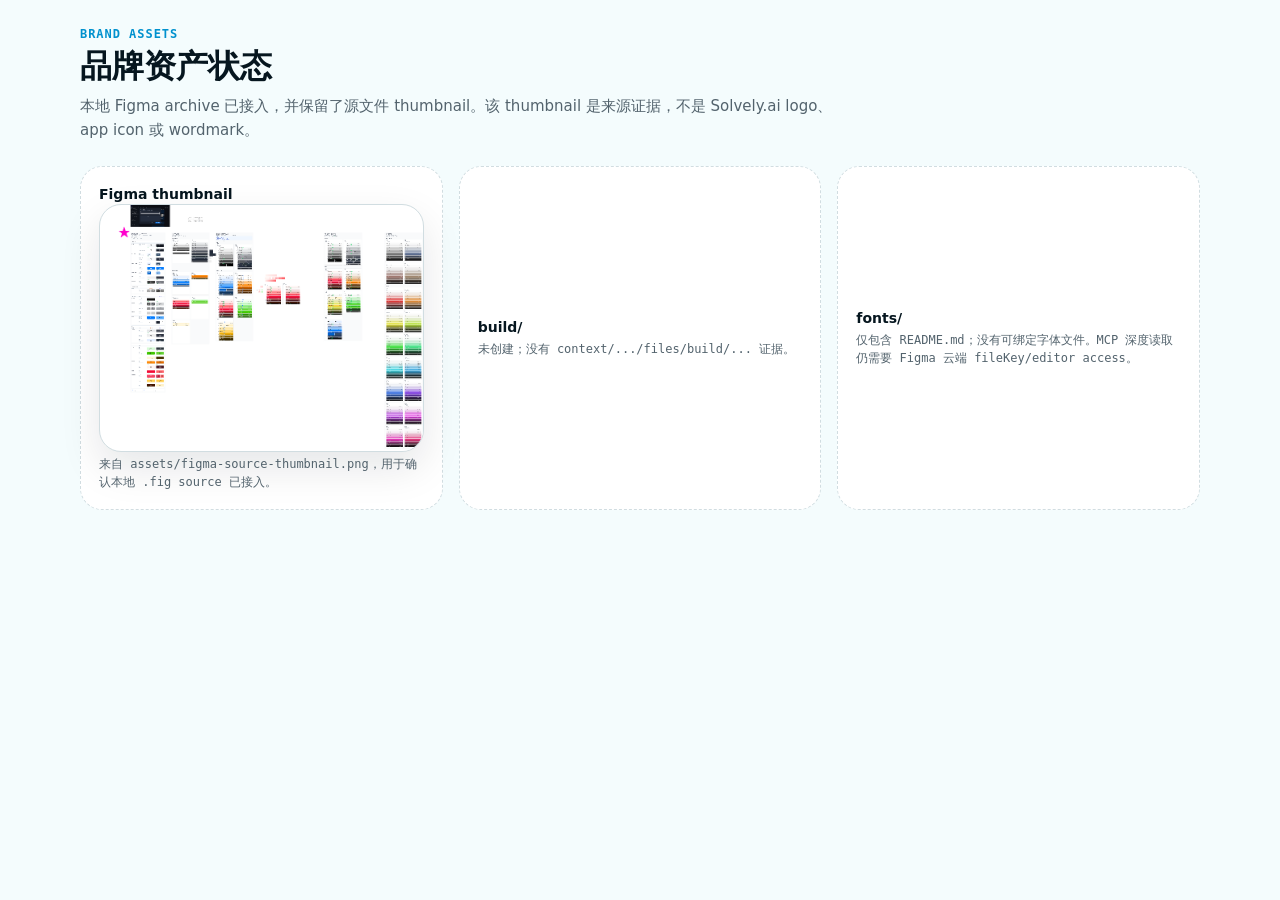
<file: preview/brand-assets.html>
<!doctype html>
<html lang="zh-CN">
<head>
  <meta charset="utf-8">
  <meta name="viewport" content="width=device-width, initial-scale=1">
  <title>Solvely.ai Brand Assets</title>
  <link rel="stylesheet" href="preview.css">
  <style>
    .asset-status { min-height: 140px; display: grid; align-content: center; border-style: dashed; }
    .thumb { width: 100%; max-width: 360px; border-radius: var(--svy-radius-lg); border: 1px solid var(--svy-border); box-shadow: var(--svy-shadow-card); background: var(--svy-surface); }
  </style>
</head>
<body class="preview-body">
  <main class="preview-shell">
    <p class="preview-kicker">Brand Assets</p>
    <h1 class="preview-title">品牌资产状态</h1>
    <p class="preview-note">本地 Figma archive 已接入，并保留了源文件 thumbnail。该 thumbnail 是来源证据，不是 Solvely.ai logo、app icon 或 wordmark。</p>
    <section class="preview-grid">
      <article class="preview-panel asset-status"><p class="label">Figma thumbnail</p><img class="thumb" src="../assets/figma-source-thumbnail.png" alt="Thumbnail extracted from the attached Solvely Figma archive"><p class="meta">来自 assets/figma-source-thumbnail.png，用于确认本地 .fig source 已接入。</p></article>
      <article class="preview-panel asset-status"><p class="label">build/</p><p class="meta">未创建；没有 context/.../files/build/... 证据。</p></article>
      <article class="preview-panel asset-status"><p class="label">fonts/</p><p class="meta">仅包含 README.md；没有可绑定字体文件。MCP 深度读取仍需要 Figma 云端 fileKey/editor access。</p></article>
    </section>
  </main>
</body>
</html>
</file>
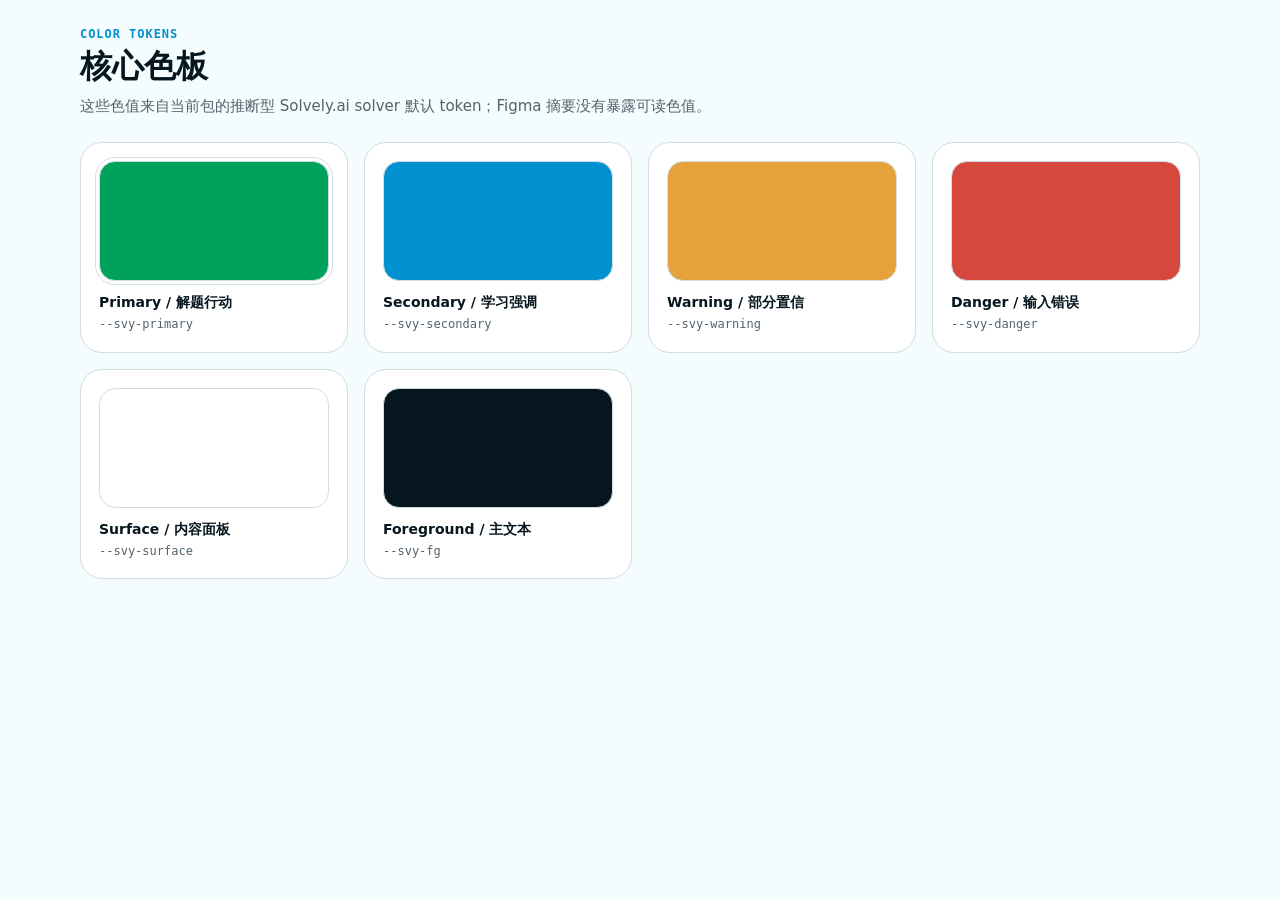
<file: preview/colors-primary.html>
<!doctype html>
<html lang="zh-CN">
<head>
  <meta charset="utf-8">
  <meta name="viewport" content="width=device-width, initial-scale=1">
  <title>Solvely.ai Colors Primary</title>
  <link rel="stylesheet" href="preview.css">
  <style>
    .token-ring { outline: 1px solid var(--svy-border); outline-offset: 3px; }
  </style>
</head>
<body class="preview-body">
  <main class="preview-shell">
    <p class="preview-kicker">Color Tokens</p>
    <h1 class="preview-title">核心色板</h1>
    <p class="preview-note">这些色值来自当前包的推断型 Solvely.ai solver 默认 token；Figma 摘要没有暴露可读色值。</p>
    <section class="preview-grid">
      <article class="preview-panel"><div class="swatch token-ring" style="background:var(--svy-primary)"></div><p class="label">Primary / 解题行动</p><p class="meta">--svy-primary</p></article>
      <article class="preview-panel"><div class="swatch" style="background:var(--svy-secondary)"></div><p class="label">Secondary / 学习强调</p><p class="meta">--svy-secondary</p></article>
      <article class="preview-panel"><div class="swatch" style="background:var(--svy-warning)"></div><p class="label">Warning / 部分置信</p><p class="meta">--svy-warning</p></article>
      <article class="preview-panel"><div class="swatch" style="background:var(--svy-danger)"></div><p class="label">Danger / 输入错误</p><p class="meta">--svy-danger</p></article>
      <article class="preview-panel"><div class="swatch" style="background:var(--svy-surface)"></div><p class="label">Surface / 内容面板</p><p class="meta">--svy-surface</p></article>
      <article class="preview-panel"><div class="swatch" style="background:var(--svy-fg)"></div><p class="label">Foreground / 主文本</p><p class="meta">--svy-fg</p></article>
    </section>
  </main>
</body>
</html>
</file>
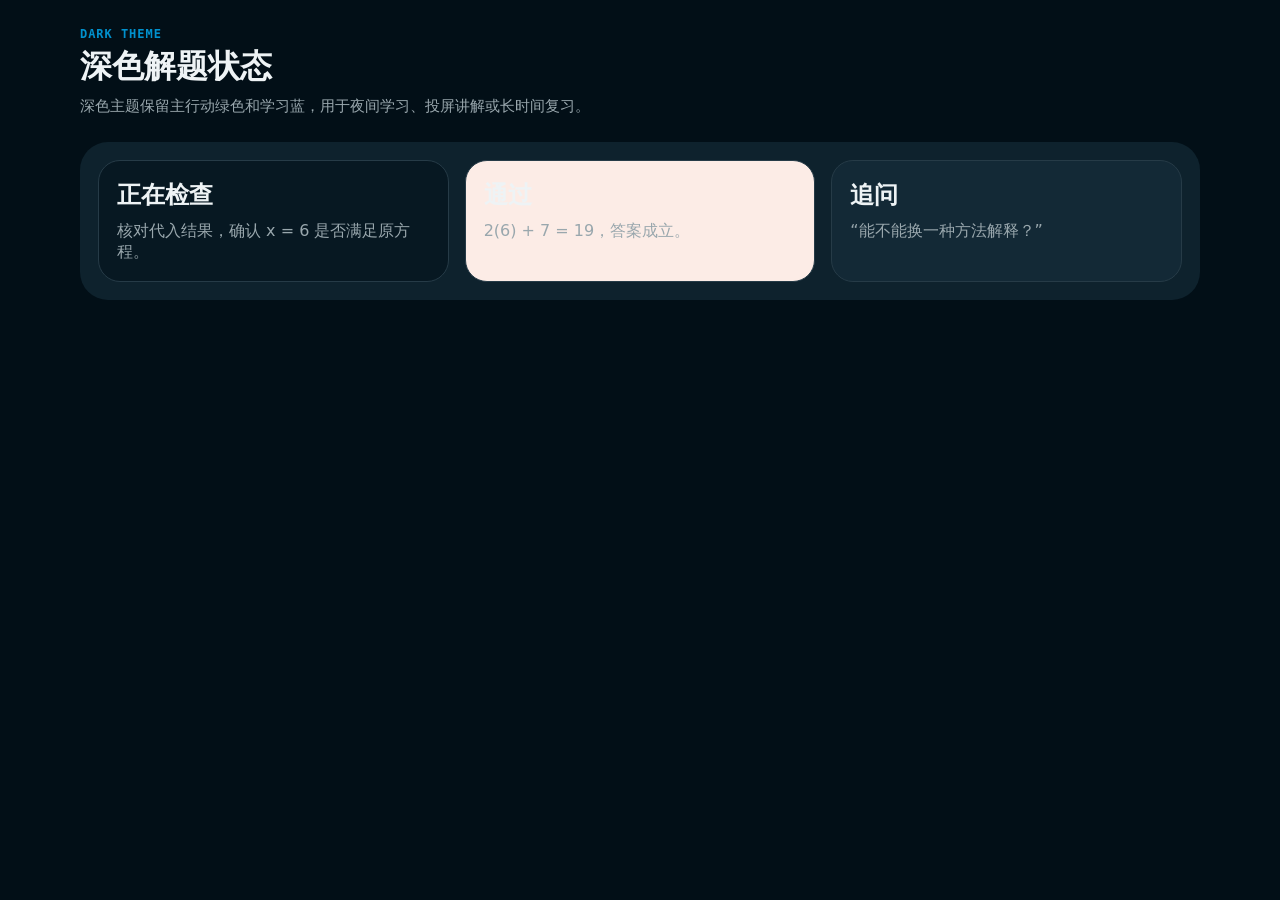
<file: preview/colors-theme-dark.html>
<!doctype html>
<html lang="zh-CN">
<head>
  <meta charset="utf-8">
  <meta name="viewport" content="width=device-width, initial-scale=1">
  <title>Solvely.ai Dark Theme</title>
  <link rel="stylesheet" href="../colors_and_type.css">
  <link rel="stylesheet" href="preview.css">
  <style>
    :root {
      color-scheme: dark;
      --svy-bg: oklch(16% 0.028 235);
      --svy-surface: oklch(20% 0.03 235);
      --svy-surface-soft: oklch(24% 0.034 235);
      --svy-surface-raised: oklch(27% 0.036 235);
      --svy-fg: oklch(96% 0.006 220);
      --svy-muted: oklch(72% 0.018 225);
      --svy-border: oklch(34% 0.034 235);
      --svy-border-strong: oklch(44% 0.04 235);
    }
    .dark-frame { padding: 18px; border-radius: var(--svy-radius-xl); background: var(--svy-surface-soft); }
  </style>
</head>
<body class="preview-body">
  <main class="preview-shell">
    <p class="preview-kicker">Dark Theme</p>
    <h1 class="preview-title">深色解题状态</h1>
    <p class="preview-note">深色主题保留主行动绿色和学习蓝，用于夜间学习、投屏讲解或长时间复习。</p>
    <section class="preview-grid dark-frame">
      <article class="solver-card"><h2>正在检查</h2><p>核对代入结果，确认 x = 6 是否满足原方程。</p></article>
      <article class="solver-card" style="background:var(--svy-primary-soft)"><h2>通过</h2><p>2(6) + 7 = 19，答案成立。</p></article>
      <article class="solver-card" style="background:var(--svy-surface-raised)"><h2>追问</h2><p>“能不能换一种方法解释？”</p></article>
    </section>
  </main>
</body>
</html>
</file>
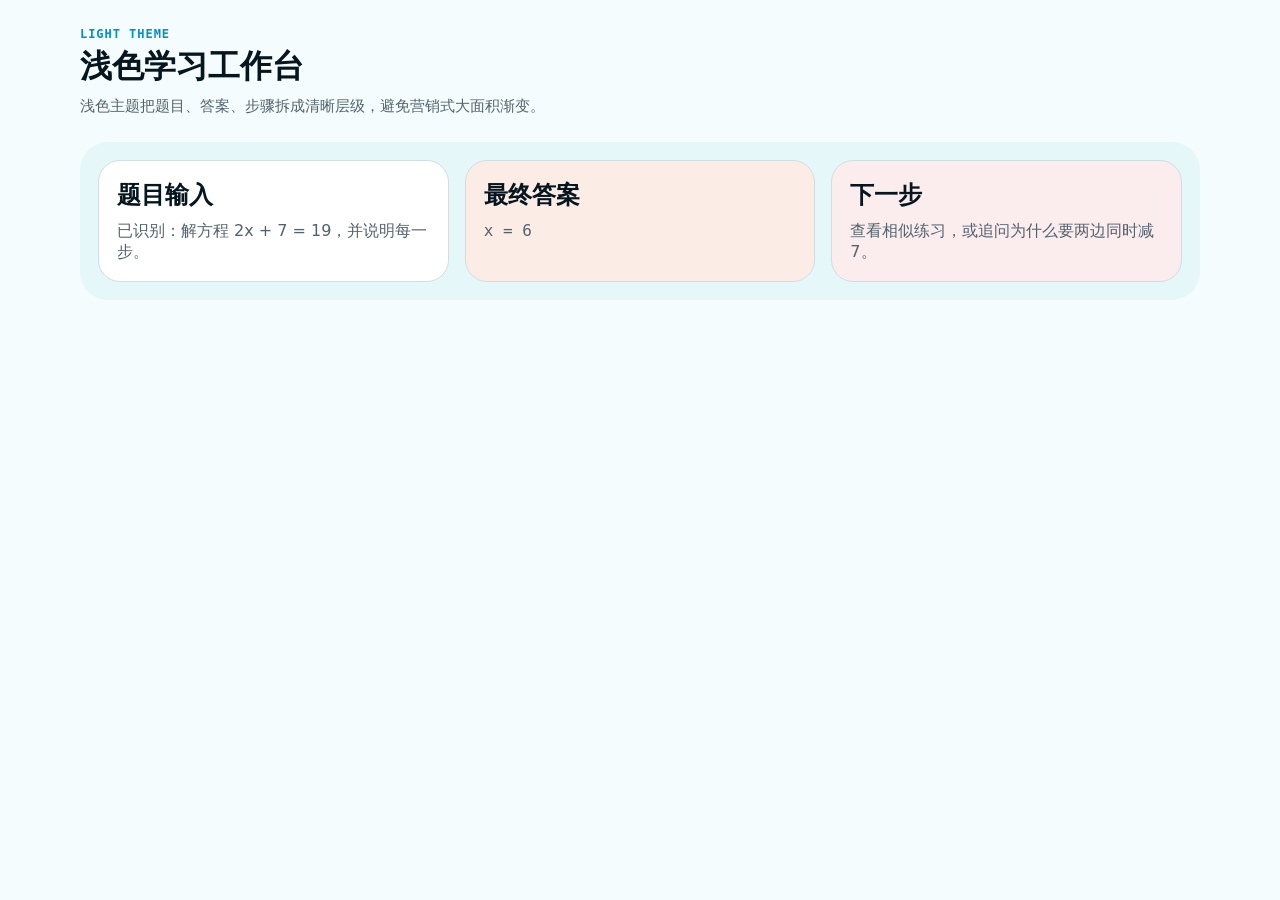
<file: preview/colors-theme-light.html>
<!doctype html>
<html lang="zh-CN">
<head>
  <meta charset="utf-8">
  <meta name="viewport" content="width=device-width, initial-scale=1">
  <title>Solvely.ai Light Theme</title>
  <link rel="stylesheet" href="preview.css">
  <style>
    .theme-frame { padding: 18px; border-radius: var(--svy-radius-xl); background: var(--svy-surface-soft); }
  </style>
</head>
<body class="preview-body">
  <main class="preview-shell">
    <p class="preview-kicker">Light Theme</p>
    <h1 class="preview-title">浅色学习工作台</h1>
    <p class="preview-note">浅色主题把题目、答案、步骤拆成清晰层级，避免营销式大面积渐变。</p>
    <section class="preview-grid theme-frame">
      <article class="solver-card">
        <h2>题目输入</h2>
        <p>已识别：解方程 2x + 7 = 19，并说明每一步。</p>
      </article>
      <article class="solver-card" style="background:var(--svy-primary-soft)">
        <h2>最终答案</h2>
        <p class="svy-mono">x = 6</p>
      </article>
      <article class="solver-card" style="background:var(--svy-secondary-soft)">
        <h2>下一步</h2>
        <p>查看相似练习，或追问为什么要两边同时减 7。</p>
      </article>
    </section>
  </main>
</body>
</html>
</file>
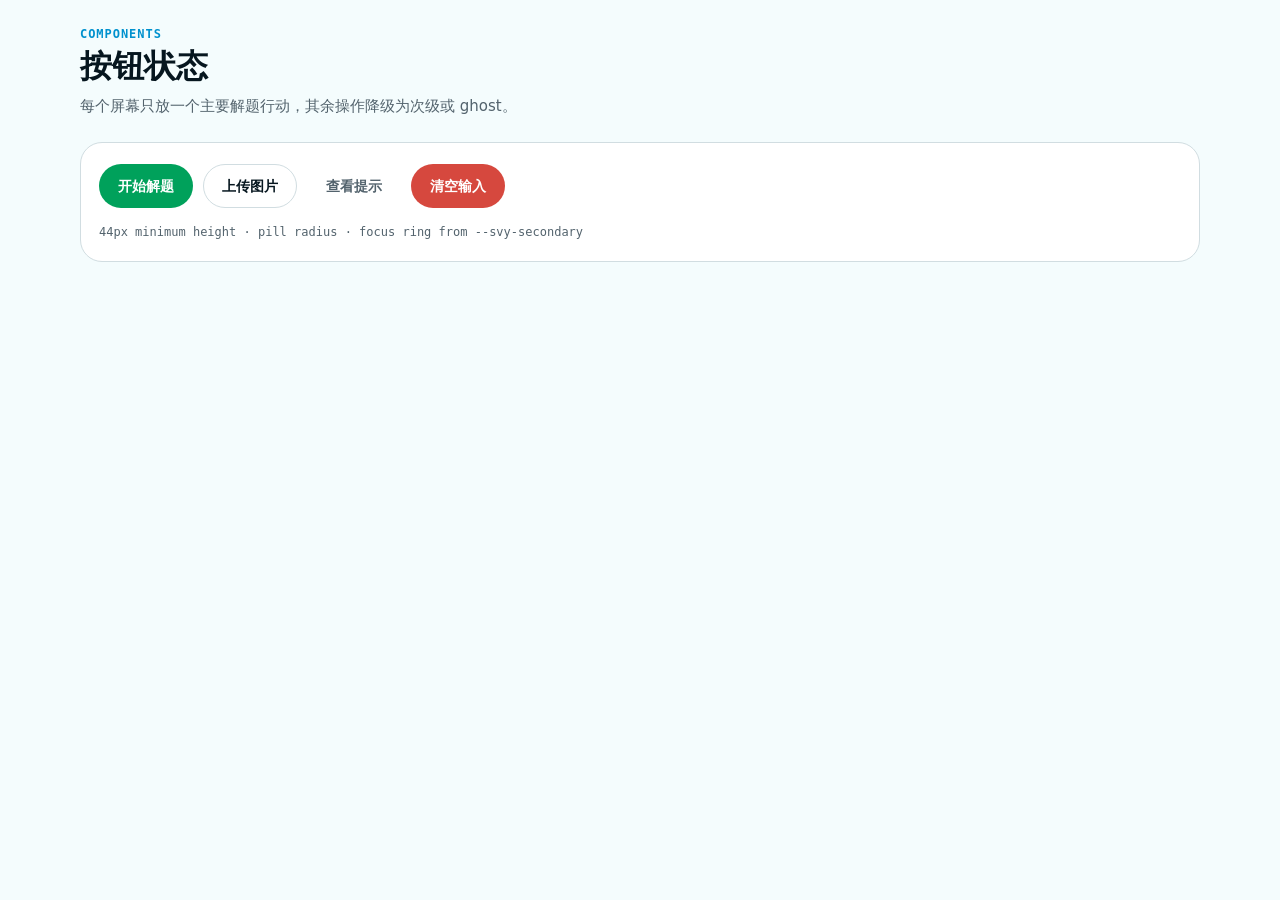
<file: preview/components-buttons.html>
<!doctype html>
<html lang="zh-CN">
<head>
  <meta charset="utf-8">
  <meta name="viewport" content="width=device-width, initial-scale=1">
  <title>Solvely.ai Buttons</title>
  <link rel="stylesheet" href="preview.css">
  <style>
    .ghost { background: transparent; color: var(--svy-muted); border-color: transparent; }
    .danger { background: var(--svy-danger); color: white; }
    .button-stage { min-height: 120px; align-content: center; }
  </style>
</head>
<body class="preview-body">
  <main class="preview-shell">
    <p class="preview-kicker">Components</p>
    <h1 class="preview-title">按钮状态</h1>
    <p class="preview-note">每个屏幕只放一个主要解题行动，其余操作降级为次级或 ghost。</p>
    <section class="preview-panel stack button-stage">
      <div class="row">
        <button class="svy-button svy-button-primary">开始解题</button>
        <button class="svy-button svy-button-secondary">上传图片</button>
        <button class="svy-button ghost">查看提示</button>
        <button class="svy-button danger">清空输入</button>
      </div>
      <p class="meta">44px minimum height · pill radius · focus ring from --svy-secondary</p>
    </section>
  </main>
</body>
</html>
</file>
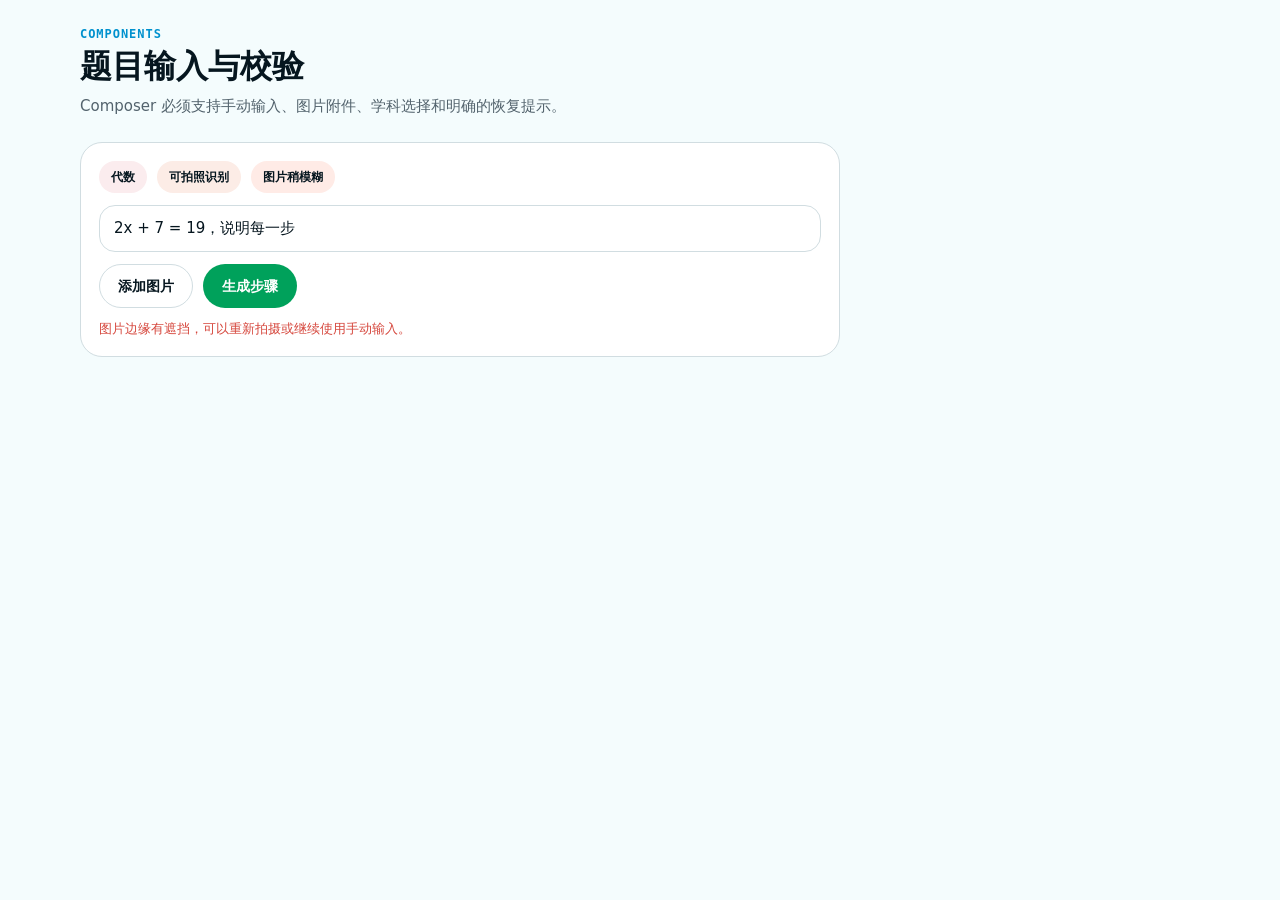
<file: preview/components-inputs.html>
<!doctype html>
<html lang="zh-CN">
<head>
  <meta charset="utf-8">
  <meta name="viewport" content="width=device-width, initial-scale=1">
  <title>Solvely.ai Inputs</title>
  <link rel="stylesheet" href="preview.css">
  <style>
    .composer-preview { max-width: 760px; }
  </style>
</head>
<body class="preview-body">
  <main class="preview-shell">
    <p class="preview-kicker">Components</p>
    <h1 class="preview-title">题目输入与校验</h1>
    <p class="preview-note">Composer 必须支持手动输入、图片附件、学科选择和明确的恢复提示。</p>
    <section class="solver-card stack composer-preview">
      <div class="row">
        <span class="svy-chip">代数</span>
        <span class="svy-chip" style="background:var(--svy-primary-soft)">可拍照识别</span>
        <span class="svy-chip" style="background:var(--svy-warning-soft)">图片稍模糊</span>
      </div>
      <input class="svy-input" value="2x + 7 = 19，说明每一步" aria-label="题目输入">
      <div class="row">
        <button class="svy-button svy-button-secondary">添加图片</button>
        <button class="svy-button svy-button-primary">生成步骤</button>
      </div>
      <p style="color:var(--svy-danger);margin:0;font-size:13px;">图片边缘有遮挡，可以重新拍摄或继续使用手动输入。</p>
    </section>
  </main>
</body>
</html>
</file>
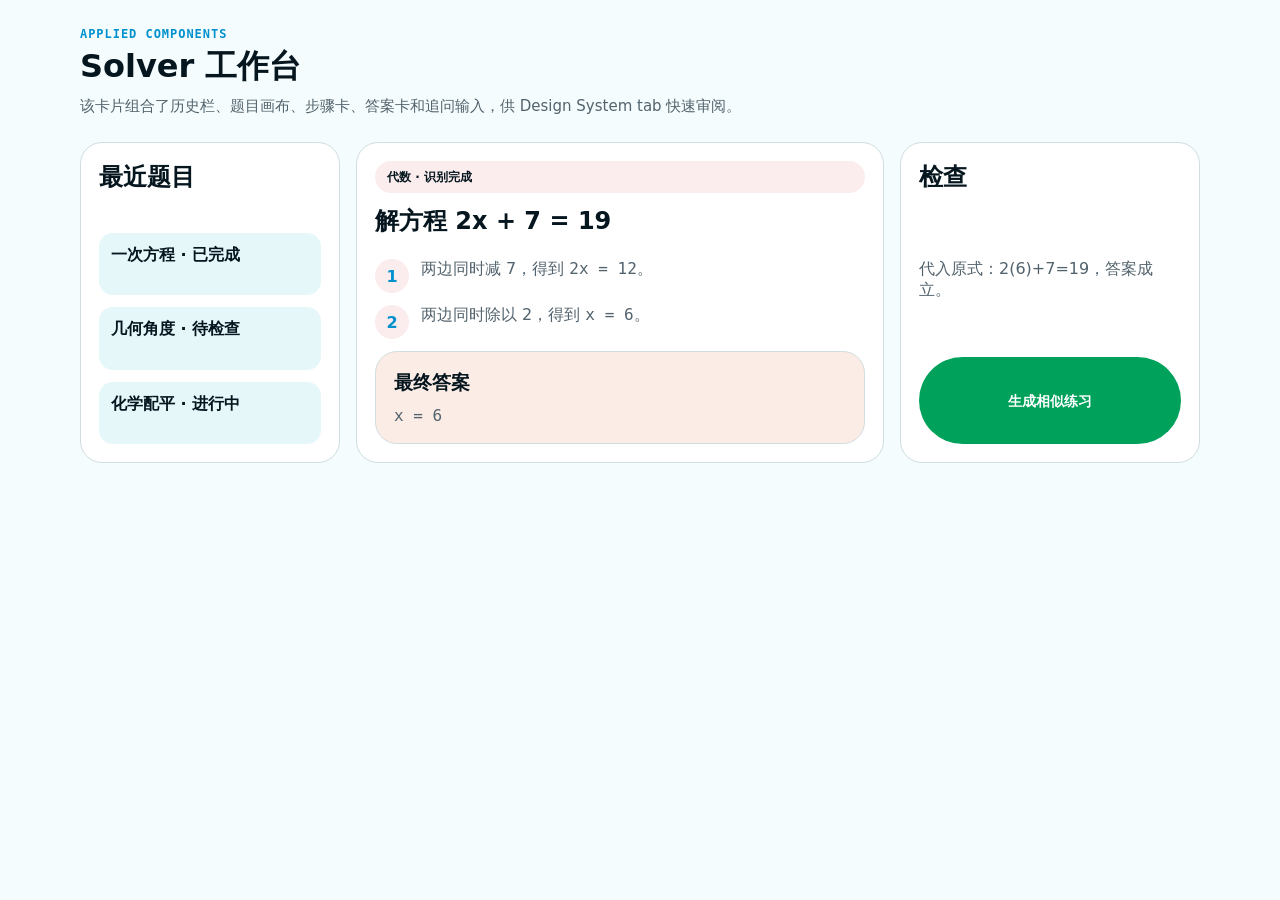
<file: preview/components-solver-workspace.html>
<!doctype html>
<html lang="zh-CN">
<head>
  <meta charset="utf-8">
  <meta name="viewport" content="width=device-width, initial-scale=1">
  <title>Solvely.ai Solver Workspace</title>
  <link rel="stylesheet" href="preview.css">
  <style>
    .workspace{display:grid;grid-template-columns:260px minmax(0,1fr) 300px;gap:16px}
    .navitem{padding:12px;border-radius:14px;background:var(--svy-surface-soft);font-weight:700}
    .step{display:grid;grid-template-columns:34px 1fr;gap:12px;align-items:start}
    .num{width:34px;height:34px;border-radius:50%;display:grid;place-items:center;background:var(--svy-secondary-soft);font-weight:800;color:var(--svy-secondary)}
    @media (max-width: 900px){.workspace{grid-template-columns:1fr}.rail,.inspector{display:none}}
  </style>
</head>
<body class="preview-body">
  <main class="preview-shell">
    <p class="preview-kicker">Applied Components</p>
    <h1 class="preview-title">Solver 工作台</h1>
    <p class="preview-note">该卡片组合了历史栏、题目画布、步骤卡、答案卡和追问输入，供 Design System tab 快速审阅。</p>
    <section class="workspace">
      <aside class="solver-card rail stack">
        <h2>最近题目</h2>
        <div class="navitem">一次方程 · 已完成</div>
        <div class="navitem">几何角度 · 待检查</div>
        <div class="navitem">化学配平 · 进行中</div>
      </aside>
      <article class="solver-card stack">
        <span class="svy-chip">代数 · 识别完成</span>
        <h2>解方程 2x + 7 = 19</h2>
        <div class="step"><span class="num">1</span><p>两边同时减 7，得到 <span class="svy-mono">2x = 12</span>。</p></div>
        <div class="step"><span class="num">2</span><p>两边同时除以 2，得到 <span class="svy-mono">x = 6</span>。</p></div>
        <div class="solver-card" style="background:var(--svy-primary-soft);box-shadow:none"><h3>最终答案</h3><p class="svy-mono">x = 6</p></div>
      </article>
      <aside class="solver-card inspector stack">
        <h2>检查</h2>
        <p>代入原式：2(6)+7=19，答案成立。</p>
        <button class="svy-button svy-button-primary">生成相似练习</button>
      </aside>
    </section>
  </main>
</body>
</html>
</file>
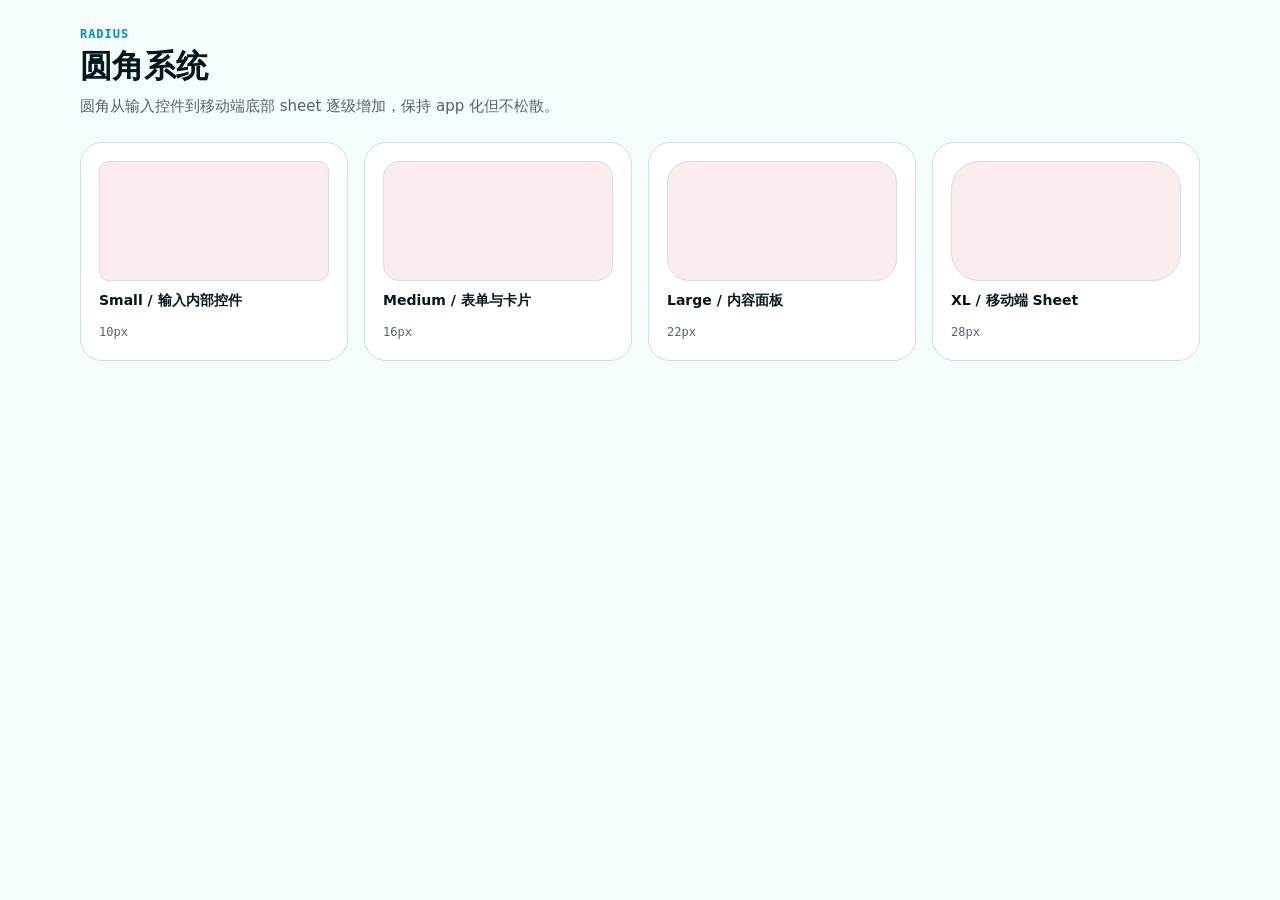
<file: preview/spacing-radius.html>
<!doctype html>
<html lang="zh-CN">
<head>
  <meta charset="utf-8">
  <meta name="viewport" content="width=device-width, initial-scale=1">
  <title>Solvely.ai Radius</title>
  <link rel="stylesheet" href="preview.css">
  <style>
    .sample { height: 120px; background: var(--svy-secondary-soft); border: 1px solid var(--svy-border); }
    .radius-panel { display: grid; gap: 10px; }
  </style>
</head>
<body class="preview-body">
  <main class="preview-shell">
    <p class="preview-kicker">Radius</p>
    <h1 class="preview-title">圆角系统</h1>
    <p class="preview-note">圆角从输入控件到移动端底部 sheet 逐级增加，保持 app 化但不松散。</p>
    <section class="preview-grid">
      <article class="preview-panel radius-panel"><div class="sample" style="border-radius:var(--svy-radius-sm)"></div><p class="label">Small / 输入内部控件</p><p class="meta">10px</p></article>
      <article class="preview-panel radius-panel"><div class="sample" style="border-radius:var(--svy-radius-md)"></div><p class="label">Medium / 表单与卡片</p><p class="meta">16px</p></article>
      <article class="preview-panel radius-panel"><div class="sample" style="border-radius:var(--svy-radius-lg)"></div><p class="label">Large / 内容面板</p><p class="meta">22px</p></article>
      <article class="preview-panel radius-panel"><div class="sample" style="border-radius:var(--svy-radius-xl)"></div><p class="label">XL / 移动端 Sheet</p><p class="meta">28px</p></article>
    </section>
  </main>
</body>
</html>
</file>
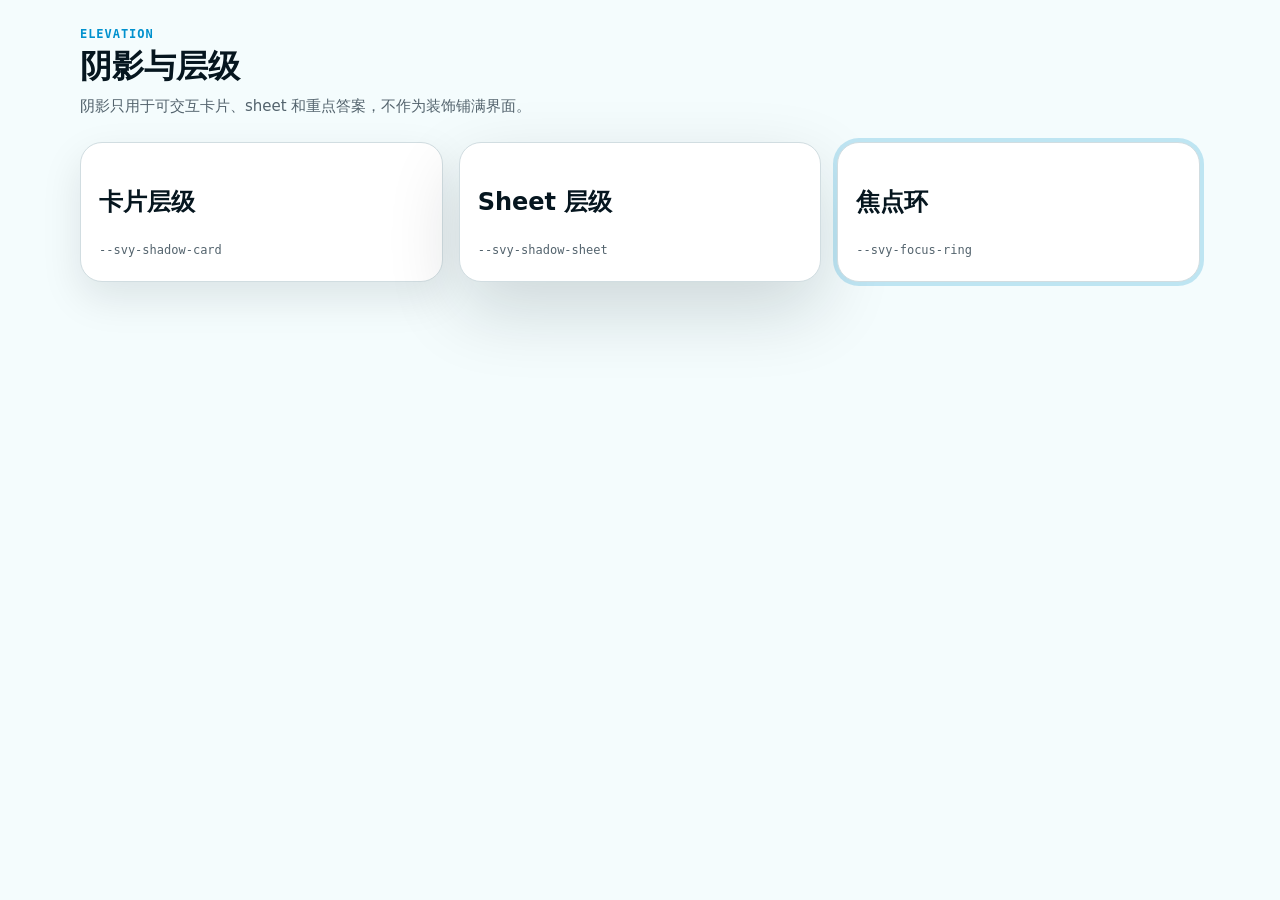
<file: preview/spacing-shadows.html>
<!doctype html>
<html lang="zh-CN">
<head>
  <meta charset="utf-8">
  <meta name="viewport" content="width=device-width, initial-scale=1">
  <title>Solvely.ai Shadows</title>
  <link rel="stylesheet" href="preview.css">
  <style>
    .shadow-tile { min-height: 140px; display: grid; align-content: center; }
  </style>
</head>
<body class="preview-body">
  <main class="preview-shell">
    <p class="preview-kicker">Elevation</p>
    <h1 class="preview-title">阴影与层级</h1>
    <p class="preview-note">阴影只用于可交互卡片、sheet 和重点答案，不作为装饰铺满界面。</p>
    <section class="preview-grid">
      <article class="preview-panel shadow-tile" style="box-shadow:var(--svy-shadow-card)"><h2>卡片层级</h2><p class="meta">--svy-shadow-card</p></article>
      <article class="preview-panel shadow-tile" style="box-shadow:var(--svy-shadow-sheet)"><h2>Sheet 层级</h2><p class="meta">--svy-shadow-sheet</p></article>
      <article class="preview-panel shadow-tile" style="box-shadow:var(--svy-focus-ring)"><h2>焦点环</h2><p class="meta">--svy-focus-ring</p></article>
    </section>
  </main>
</body>
</html>
</file>
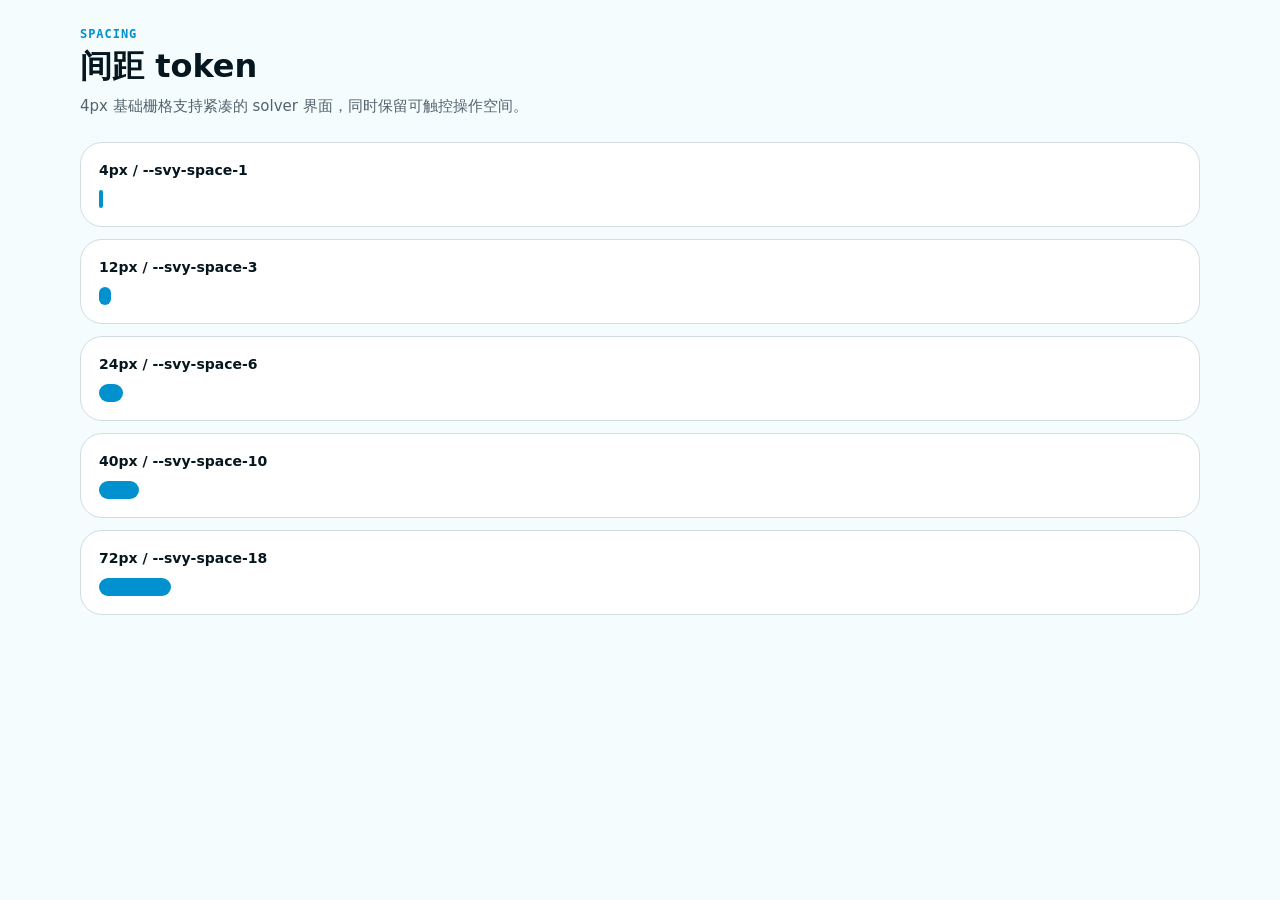
<file: preview/spacing-tokens.html>
<!doctype html>
<html lang="zh-CN">
<head>
  <meta charset="utf-8">
  <meta name="viewport" content="width=device-width, initial-scale=1">
  <title>Solvely.ai Spacing</title>
  <link rel="stylesheet" href="preview.css">
  <style>
    .bar { height: 18px; border-radius: 999px; background: var(--svy-secondary); }
    .spacing-card { display: grid; gap: 10px; }
  </style>
</head>
<body class="preview-body">
  <main class="preview-shell">
    <p class="preview-kicker">Spacing</p>
    <h1 class="preview-title">间距 token</h1>
    <p class="preview-note">4px 基础栅格支持紧凑的 solver 界面，同时保留可触控操作空间。</p>
    <section class="stack">
      <article class="preview-panel spacing-card"><p class="label">4px / --svy-space-1</p><div class="bar" style="width:4px"></div></article>
      <article class="preview-panel spacing-card"><p class="label">12px / --svy-space-3</p><div class="bar" style="width:12px"></div></article>
      <article class="preview-panel spacing-card"><p class="label">24px / --svy-space-6</p><div class="bar" style="width:24px"></div></article>
      <article class="preview-panel spacing-card"><p class="label">40px / --svy-space-10</p><div class="bar" style="width:40px"></div></article>
      <article class="preview-panel spacing-card"><p class="label">72px / --svy-space-18</p><div class="bar" style="width:72px"></div></article>
    </section>
  </main>
</body>
</html>
</file>
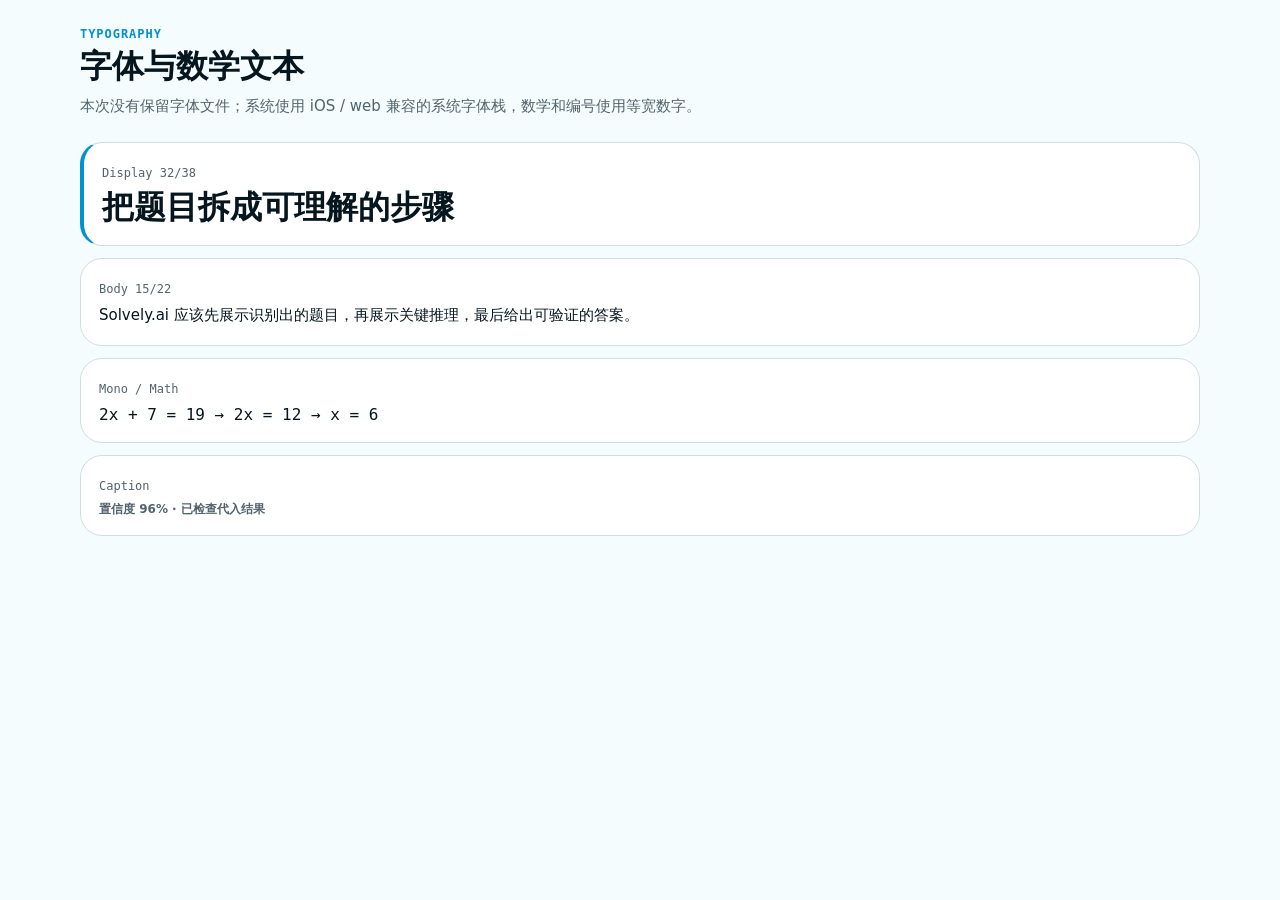
<file: preview/typography-specimens.html>
<!doctype html>
<html lang="zh-CN">
<head>
  <meta charset="utf-8">
  <meta name="viewport" content="width=device-width, initial-scale=1">
  <title>Solvely.ai Typography</title>
  <link rel="stylesheet" href="preview.css">
  <style>
    .type-specimen { border-left: 4px solid var(--svy-secondary); }
  </style>
</head>
<body class="preview-body">
  <main class="preview-shell">
    <p class="preview-kicker">Typography</p>
    <h1 class="preview-title">字体与数学文本</h1>
    <p class="preview-note">本次没有保留字体文件；系统使用 iOS / web 兼容的系统字体栈，数学和编号使用等宽数字。</p>
    <section class="stack">
      <article class="preview-panel type-specimen"><p class="meta">Display 32/38</p><h2 style="font:760 32px/1.18 var(--svy-font-display); margin:6px 0 0;">把题目拆成可理解的步骤</h2></article>
      <article class="preview-panel"><p class="meta">Body 15/22</p><p style="font:450 15px/1.55 var(--svy-font-body); margin:6px 0 0;">Solvely.ai 应该先展示识别出的题目，再展示关键推理，最后给出可验证的答案。</p></article>
      <article class="preview-panel"><p class="meta">Mono / Math</p><p class="svy-mono" style="font-size:16px; margin:6px 0 0;">2x + 7 = 19  →  2x = 12  →  x = 6</p></article>
      <article class="preview-panel"><p class="meta">Caption</p><p style="font:650 12px/1.35 var(--svy-font-body); color:var(--svy-muted); margin:6px 0 0;">置信度 96% · 已检查代入结果</p></article>
    </section>
  </main>
</body>
</html>
</file>
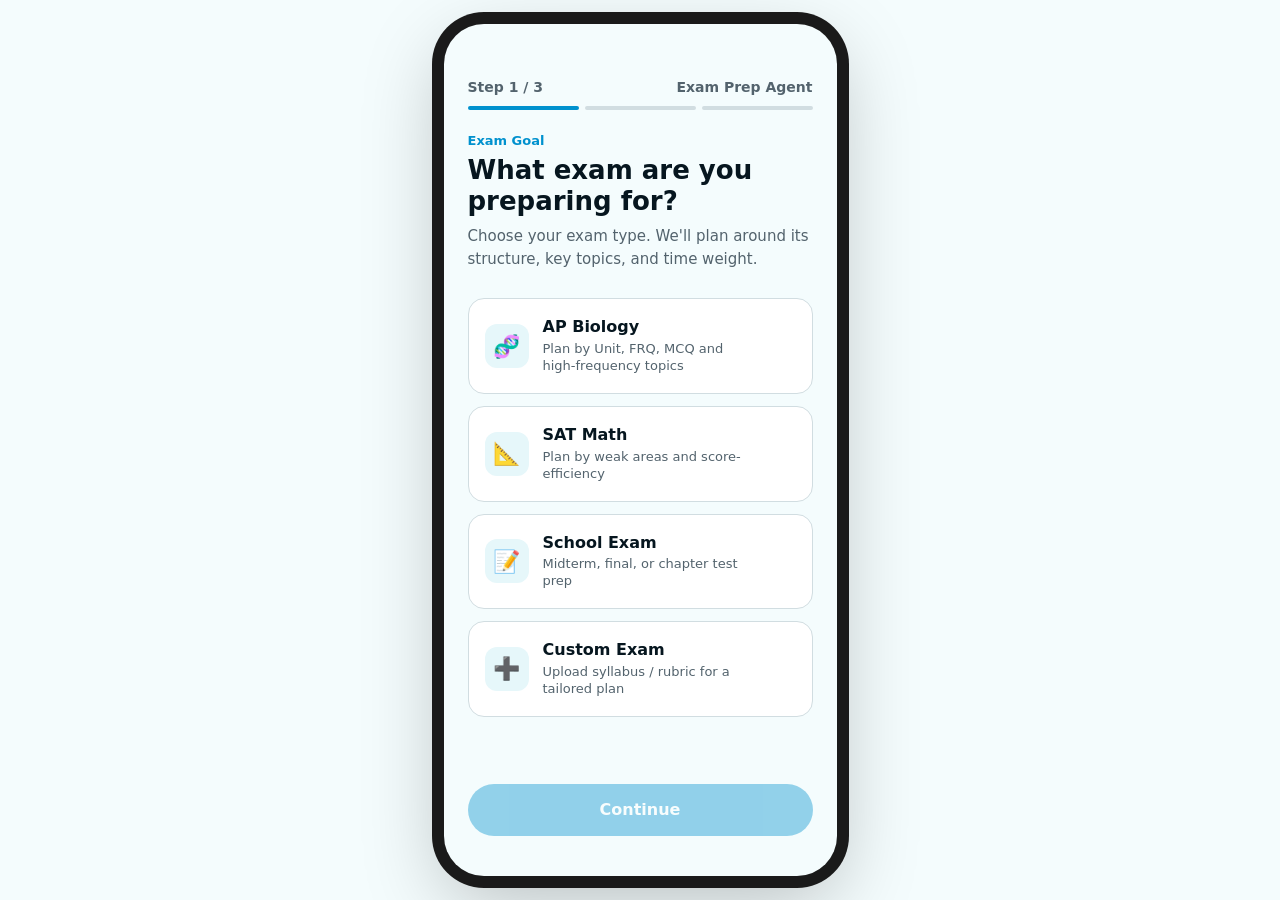
<file: ui_kits/app/exam-prep-wizard.html>
<!doctype html>
<html lang="en">
<head>
  <meta charset="utf-8">
  <meta name="viewport" content="width=device-width, initial-scale=1, maximum-scale=1">
  <title>Exam Prep Plan Input</title>
  <link rel="stylesheet" href="../../colors_and_type.css">
  <style>
    body {
      margin: 0;
      min-height: 100vh;
      display: flex;
      justify-content: center;
      align-items: flex-start;
      padding: 0;
    }

    .phone-frame {
      width: 393px;
      height: 852px;
      background: var(--svy-bg);
      border-radius: 40px;
      overflow: hidden;
      position: relative;
      box-shadow: 0 0 0 12px #1a1a1a, 0 24px 80px rgba(0,0,0,0.25);
      margin: 24px auto;
    }

    .screen {
      width: 100%;
      height: 100%;
      display: flex;
      flex-direction: column;
      position: absolute;
      top: 0;
      left: 0;
      opacity: 0;
      pointer-events: none;
      transition: opacity 300ms cubic-bezier(0.23, 1, 0.32, 1), transform 300ms cubic-bezier(0.23, 1, 0.32, 1);
      transform: translateX(40px);
    }

    .screen.active {
      opacity: 1;
      pointer-events: auto;
      transform: translateX(0);
      position: relative;
    }

    .screen.exit-left {
      transform: translateX(-40px);
    }

    /* Top bar */
    .top-bar {
      padding: 56px 24px 12px;
      display: flex;
      justify-content: space-between;
      align-items: center;
      font: 600 14px/1 var(--svy-font-body);
      color: var(--svy-muted);
    }

    /* Progress bar */
    .progress-bar {
      display: flex;
      gap: 6px;
      padding: 0 24px;
      margin-bottom: 24px;
    }

    .progress-segment {
      flex: 1;
      height: 4px;
      border-radius: 2px;
      background: var(--svy-border);
      transition: background 400ms ease;
    }

    .progress-segment.filled {
      background: var(--svy-secondary);
    }

    /* Content area */
    .content {
      flex: 1;
      padding: 0 24px;
      overflow-y: auto;
    }

    .step-label {
      font: 600 13px/1 var(--svy-font-body);
      color: var(--svy-secondary);
      margin-bottom: 8px;
    }

    .step-title {
      font: 700 26px/1.2 var(--svy-font-display);
      color: var(--svy-fg);
      margin: 0 0 8px;
    }

    .step-desc {
      font: 400 15px/1.5 var(--svy-font-body);
      color: var(--svy-muted);
      margin: 0 0 28px;
    }

    /* Selection cards */
    .option-card {
      display: flex;
      align-items: center;
      gap: 14px;
      padding: 18px 16px;
      background: var(--svy-surface);
      border: 1.5px solid var(--svy-border);
      border-radius: var(--svy-radius-md);
      margin-bottom: 12px;
      cursor: pointer;
      transition: border-color 200ms ease, background 200ms ease, transform 160ms ease;
    }

    .option-card:hover {
      border-color: var(--svy-border-strong);
      transform: translateY(-1px);
    }

    .option-card.selected {
      border-color: var(--svy-secondary);
      background: var(--svy-secondary-soft);
    }

    .option-card.selected .option-check {
      opacity: 1;
      transform: scale(1);
    }

    .option-icon {
      width: 44px;
      height: 44px;
      border-radius: 12px;
      background: var(--svy-surface-soft);
      display: flex;
      align-items: center;
      justify-content: center;
      font-size: 22px;
      flex-shrink: 0;
    }

    .option-text {
      flex: 1;
    }

    .option-text h4 {
      margin: 0;
      font: 600 16px/1.3 var(--svy-font-body);
      color: var(--svy-fg);
    }

    .option-text p {
      margin: 3px 0 0;
      font: 400 13px/1.3 var(--svy-font-body);
      color: var(--svy-muted);
    }

    .option-check {
      width: 24px;
      height: 24px;
      border-radius: 50%;
      background: var(--svy-secondary);
      display: flex;
      align-items: center;
      justify-content: center;
      opacity: 0;
      transform: scale(0.6);
      transition: opacity 200ms ease, transform 200ms cubic-bezier(0.16, 1, 0.3, 1);
      flex-shrink: 0;
    }

    .option-check svg {
      width: 14px;
      height: 14px;
      stroke: white;
      stroke-width: 2.5;
      fill: none;
    }

    /* Confirmation toast */
    .confirmation-toast {
      margin-top: 16px;
      padding: 14px 16px;
      background: linear-gradient(135deg, rgba(60,120,220,0.06), rgba(16,166,106,0.06));
      border: 1px solid color-mix(in oklch, var(--svy-secondary) 20%, transparent);
      border-radius: var(--svy-radius-md);
      display: flex;
      align-items: flex-start;
      gap: 10px;
      opacity: 0;
      transform: translateY(8px);
      transition: opacity 350ms ease, transform 350ms cubic-bezier(0.23, 1, 0.32, 1);
    }

    .confirmation-toast.visible {
      opacity: 1;
      transform: translateY(0);
    }

    .toast-icon {
      width: 20px;
      height: 20px;
      flex-shrink: 0;
      margin-top: 1px;
    }

    .toast-text {
      font: 400 13px/1.5 var(--svy-font-body);
      color: var(--svy-fg);
    }

    .toast-text strong {
      font-weight: 600;
    }

    /* Upload section */
    .upload-card {
      display: flex;
      align-items: center;
      gap: 14px;
      padding: 18px 16px;
      background: var(--svy-surface);
      border: 1.5px dashed var(--svy-border);
      border-radius: var(--svy-radius-md);
      margin-bottom: 12px;
      cursor: pointer;
      transition: border-color 200ms ease, background 200ms ease;
    }

    .upload-card:hover {
      border-color: var(--svy-secondary);
      background: var(--svy-secondary-soft);
    }

    .upload-card.uploaded {
      border-style: solid;
      border-color: var(--svy-primary);
      background: var(--svy-primary-soft);
    }

    .upload-card.uploaded .upload-badge {
      opacity: 1;
    }

    .upload-badge {
      width: 20px;
      height: 20px;
      border-radius: 50%;
      background: var(--svy-primary);
      display: flex;
      align-items: center;
      justify-content: center;
      opacity: 0;
      transition: opacity 200ms ease;
      flex-shrink: 0;
    }

    .upload-badge svg {
      width: 12px;
      height: 12px;
      stroke: white;
      stroke-width: 3;
      fill: none;
    }

    /* Format chips */
    .format-chips {
      display: flex;
      gap: 8px;
      flex-wrap: wrap;
      margin-top: 4px;
      margin-bottom: 16px;
    }

    .format-chip {
      padding: 6px 14px;
      border-radius: var(--svy-radius-pill);
      background: var(--svy-surface);
      border: 1px solid var(--svy-border);
      font: 500 13px/1 var(--svy-font-body);
      color: var(--svy-secondary);
      cursor: pointer;
      transition: background 160ms ease, border-color 160ms ease;
    }

    .format-chip:hover {
      background: var(--svy-secondary-soft);
      border-color: var(--svy-secondary);
    }

    /* Bottom buttons */
    .bottom-area {
      padding: 16px 24px 40px;
    }

    .btn-primary {
      width: 100%;
      height: 52px;
      border: none;
      border-radius: var(--svy-radius-pill);
      background: var(--svy-secondary);
      color: white;
      font: 600 16px/1 var(--svy-font-body);
      cursor: pointer;
      transition: background 200ms ease, transform 160ms ease, opacity 200ms ease;
    }

    .btn-primary:hover {
      background: oklch(56% 0.14 235);
      transform: translateY(-1px);
    }

    .btn-primary:disabled {
      opacity: 0.4;
      cursor: not-allowed;
      transform: none;
    }

    .btn-back {
      width: 100%;
      height: 48px;
      border: 1px solid var(--svy-border);
      border-radius: var(--svy-radius-pill);
      background: var(--svy-surface);
      color: var(--svy-fg);
      font: 500 15px/1 var(--svy-font-body);
      cursor: pointer;
      margin-top: 10px;
      transition: background 160ms ease;
    }

    .btn-back:hover {
      background: var(--svy-surface-soft);
    }

    /* Grade input */
    .grade-grid {
      display: grid;
      grid-template-columns: 1fr 1fr;
      gap: 12px;
    }

    .grade-card {
      display: flex;
      flex-direction: column;
      align-items: center;
      justify-content: center;
      padding: 20px 12px;
      background: var(--svy-surface);
      border: 1.5px solid var(--svy-border);
      border-radius: var(--svy-radius-md);
      cursor: pointer;
      transition: border-color 200ms ease, background 200ms ease, transform 160ms ease;
      text-align: center;
    }

    .grade-card:hover {
      border-color: var(--svy-border-strong);
      transform: translateY(-1px);
    }

    .grade-card.selected {
      border-color: var(--svy-secondary);
      background: var(--svy-secondary-soft);
    }

    .grade-card .grade-emoji {
      font-size: 28px;
      margin-bottom: 8px;
    }

    .grade-card h4 {
      margin: 0;
      font: 600 15px/1.3 var(--svy-font-body);
      color: var(--svy-fg);
    }

    .grade-card p {
      margin: 3px 0 0;
      font: 400 12px/1.3 var(--svy-font-body);
      color: var(--svy-muted);
    }
  </style>
</head>
<body>
  <div class="phone-frame">
    <!-- Page 1: Exam/Course Selection -->
    <div class="screen active" id="page1">
      <div class="top-bar">
        <span>Step 1 / 3</span>
        <span>Exam Prep Agent</span>
      </div>
      <div class="progress-bar">
        <div class="progress-segment filled"></div>
        <div class="progress-segment"></div>
        <div class="progress-segment"></div>
      </div>
      <div class="content">
        <div class="step-label">Exam Goal</div>
        <h1 class="step-title">What exam are you preparing for?</h1>
        <p class="step-desc">Choose your exam type. We'll plan around its structure, key topics, and time weight.</p>

        <div class="option-card" data-page="1" data-value="ap-bio" onclick="selectOption(this, 1)">
          <div class="option-icon">🧬</div>
          <div class="option-text">
            <h4>AP Biology</h4>
            <p>Plan by Unit, FRQ, MCQ and high-frequency topics</p>
          </div>
          <div class="option-check"><svg viewBox="0 0 14 14"><polyline points="2.5 7.5 5.5 10.5 11.5 4.5"/></svg></div>
        </div>

        <div class="option-card" data-page="1" data-value="sat-math" onclick="selectOption(this, 1)">
          <div class="option-icon">📐</div>
          <div class="option-text">
            <h4>SAT Math</h4>
            <p>Plan by weak areas and score-efficiency</p>
          </div>
          <div class="option-check"><svg viewBox="0 0 14 14"><polyline points="2.5 7.5 5.5 10.5 11.5 4.5"/></svg></div>
        </div>

        <div class="option-card" data-page="1" data-value="school-exam" onclick="selectOption(this, 1)">
          <div class="option-icon">📝</div>
          <div class="option-text">
            <h4>School Exam</h4>
            <p>Midterm, final, or chapter test prep</p>
          </div>
          <div class="option-check"><svg viewBox="0 0 14 14"><polyline points="2.5 7.5 5.5 10.5 11.5 4.5"/></svg></div>
        </div>

        <div class="option-card" data-page="1" data-value="custom" onclick="selectOption(this, 1)">
          <div class="option-icon">➕</div>
          <div class="option-text">
            <h4>Custom Exam</h4>
            <p>Upload syllabus / rubric for a tailored plan</p>
          </div>
          <div class="option-check"><svg viewBox="0 0 14 14"><polyline points="2.5 7.5 5.5 10.5 11.5 4.5"/></svg></div>
        </div>

        <div class="confirmation-toast" id="toast1">
          <svg class="toast-icon" viewBox="0 0 20 20" fill="none">
            <circle cx="10" cy="10" r="9" stroke="var(--svy-secondary)" stroke-width="1.5"/>
            <path d="M6 10.5l2.5 2.5 5.5-5.5" stroke="var(--svy-secondary)" stroke-width="1.5" stroke-linecap="round" stroke-linejoin="round"/>
          </svg>
          <div class="toast-text" id="toast1-text"></div>
        </div>
      </div>
      <div class="bottom-area">
        <button class="btn-primary" id="btn1" disabled onclick="goToPage(2)">Continue</button>
      </div>
    </div>

    <!-- Page 2: Grade Selection -->
    <div class="screen" id="page2">
      <div class="top-bar">
        <span>Step 2 / 3</span>
        <span>Exam Prep Agent</span>
      </div>
      <div class="progress-bar">
        <div class="progress-segment filled"></div>
        <div class="progress-segment filled"></div>
        <div class="progress-segment"></div>
      </div>
      <div class="content">
        <div class="step-label">Grade Level</div>
        <h1 class="step-title">What's your grade?</h1>
        <p class="step-desc">This helps us match the difficulty level and pacing to your curriculum.</p>

        <div class="grade-grid">
          <div class="grade-card" onclick="selectGrade(this, 'middle')">
            <div class="grade-emoji">📚</div>
            <h4>Middle School</h4>
            <p>Grades 6–8</p>
          </div>
          <div class="grade-card" onclick="selectGrade(this, 'high')">
            <div class="grade-emoji">🎓</div>
            <h4>High School</h4>
            <p>Grades 9–12</p>
          </div>
          <div class="grade-card" onclick="selectGrade(this, 'college')">
            <div class="grade-emoji">🏛️</div>
            <h4>College</h4>
            <p>Undergraduate</p>
          </div>
          <div class="grade-card" onclick="selectGrade(this, 'grad')">
            <div class="grade-emoji">🔬</div>
            <h4>Graduate</h4>
            <p>Master's / PhD</p>
          </div>
        </div>

        <div class="confirmation-toast" id="toast2">
          <svg class="toast-icon" viewBox="0 0 20 20" fill="none">
            <circle cx="10" cy="10" r="9" stroke="var(--svy-secondary)" stroke-width="1.5"/>
            <path d="M6 10.5l2.5 2.5 5.5-5.5" stroke="var(--svy-secondary)" stroke-width="1.5" stroke-linecap="round" stroke-linejoin="round"/>
          </svg>
          <div class="toast-text" id="toast2-text"></div>
        </div>
      </div>
      <div class="bottom-area">
        <button class="btn-primary" id="btn2" disabled onclick="goToPage(3)">Continue</button>
        <button class="btn-back" onclick="goToPage(1)">Back</button>
      </div>
    </div>

    <!-- Page 3: Upload Materials -->
    <div class="screen" id="page3">
      <div class="top-bar">
        <span>Step 3 / 3</span>
        <span>Exam Prep Agent</span>
      </div>
      <div class="progress-bar">
        <div class="progress-segment filled"></div>
        <div class="progress-segment filled"></div>
        <div class="progress-segment filled"></div>
      </div>
      <div class="content">
        <div class="step-label">Study Materials</div>
        <h1 class="step-title">Upload your materials</h1>
        <p class="step-desc">These materials make your plan more personalized — focusing on what you actually need to study.</p>

        <div class="upload-card" onclick="toggleUpload(this, 'textbook')">
          <div class="option-icon">📖</div>
          <div class="option-text">
            <h4>Textbook / Chapter</h4>
            <p>Identify knowledge structure and exam scope</p>
          </div>
          <div class="upload-badge"><svg viewBox="0 0 12 12"><polyline points="2 6 5 9 10 3.5"/></svg></div>
        </div>

        <div class="upload-card" onclick="toggleUpload(this, 'notes')">
          <div class="option-icon">📂</div>
          <div class="option-text">
            <h4>Class Notes / Slides</h4>
            <p>Align with what your teacher emphasizes</p>
          </div>
          <div class="upload-badge"><svg viewBox="0 0 12 12"><polyline points="2 6 5 9 10 3.5"/></svg></div>
        </div>

        <div class="upload-card" onclick="toggleUpload(this, 'wrong')">
          <div class="option-icon">❌</div>
          <div class="option-text">
            <h4>Wrong Questions / Quiz</h4>
            <p>Prioritize your weakest topics first</p>
          </div>
          <div class="upload-badge"><svg viewBox="0 0 12 12"><polyline points="2 6 5 9 10 3.5"/></svg></div>
        </div>

        <div class="format-chips">
          <span class="format-chip">PDF</span>
          <span class="format-chip">Photo</span>
          <span class="format-chip">Notes</span>
          <span class="format-chip">Past Quiz</span>
        </div>

        <div class="confirmation-toast" id="toast3">
          <svg class="toast-icon" viewBox="0 0 20 20" fill="none">
            <circle cx="10" cy="10" r="9" stroke="var(--svy-primary)" stroke-width="1.5"/>
            <path d="M6 10.5l2.5 2.5 5.5-5.5" stroke="var(--svy-primary)" stroke-width="1.5" stroke-linecap="round" stroke-linejoin="round"/>
          </svg>
          <div class="toast-text" id="toast3-text"></div>
        </div>
      </div>
      <div class="bottom-area">
        <button class="btn-primary" id="btn3" style="background: var(--svy-primary);" onclick="generatePlan()">Generate Exam Prep</button>
        <button class="btn-back" onclick="goToPage(2)">Back</button>
      </div>
    </div>
  </div>

  <script>
    let selections = { exam: null, grade: null, uploads: [] };

    const toastMessages = {
      'ap-bio': { title: 'AP Biology', msg: '<strong>Got it!</strong> We\'ll match AP Bio\'s 8-unit structure, weight FRQ topics, and pull from past exam patterns to build your plan.' },
      'sat-math': { title: 'SAT Math', msg: '<strong>Got it!</strong> We\'ll organize by SAT Math domains, prioritize high-impact question types, and adapt to your weak areas.' },
      'school-exam': { title: 'School Exam', msg: '<strong>Got it!</strong> We\'ll structure around chapter-based review, key concepts your teacher likely tests, and time-efficient practice.' },
      'custom': { title: 'Custom Exam', msg: '<strong>Got it!</strong> We\'ll analyze your syllabus or rubric to identify exact topics, point distribution, and study priorities.' },
    };

    const gradeMessages = {
      'middle': '<strong>Middle School level noted.</strong> We\'ll match content to Grades 6–8 curriculum standards and appropriate difficulty.',
      'high': '<strong>High School level noted.</strong> We\'ll align with 9–12 standards, including AP/Honors pacing where relevant.',
      'college': '<strong>College level noted.</strong> We\'ll structure around lecture-exam formats, textbook chapters, and deeper concept coverage.',
      'grad': '<strong>Graduate level noted.</strong> We\'ll focus on research-depth topics, qualifying exam patterns, and advanced problem sets.',
    };

    function selectOption(card, page) {
      document.querySelectorAll(`[data-page="${page}"]`).forEach(c => c.classList.remove('selected'));
      card.classList.add('selected');
      selections.exam = card.dataset.value;

      const toast = document.getElementById('toast1');
      const toastText = document.getElementById('toast1-text');
      toastText.innerHTML = toastMessages[selections.exam].msg;
      toast.classList.add('visible');

      document.getElementById('btn1').disabled = false;
    }

    function selectGrade(card, grade) {
      document.querySelectorAll('.grade-card').forEach(c => c.classList.remove('selected'));
      card.classList.add('selected');
      selections.grade = grade;

      const toast = document.getElementById('toast2');
      const toastText = document.getElementById('toast2-text');
      toastText.innerHTML = gradeMessages[grade];
      toast.classList.add('visible');

      document.getElementById('btn2').disabled = false;
    }

    function toggleUpload(card, type) {
      card.classList.toggle('uploaded');
      if (card.classList.contains('uploaded')) {
        selections.uploads.push(type);
      } else {
        selections.uploads = selections.uploads.filter(t => t !== type);
      }
      updateUploadToast();
    }

    function updateUploadToast() {
      const toast = document.getElementById('toast3');
      const toastText = document.getElementById('toast3-text');
      if (selections.uploads.length > 0) {
        const count = selections.uploads.length;
        toastText.innerHTML = `<strong>${count} material${count > 1 ? 's' : ''} added.</strong> Your plan will be personalized — we'll cross-reference these with proven study patterns for your exam type.`;
        toast.classList.add('visible');
      } else {
        toast.classList.remove('visible');
      }
    }

    function goToPage(page) {
      const screens = document.querySelectorAll('.screen');
      screens.forEach(s => {
        s.classList.remove('active');
        s.classList.remove('exit-left');
      });
      document.getElementById(`page${page}`).classList.add('active');
    }

    function generatePlan() {
      const btn = document.getElementById('btn3');
      btn.textContent = 'Generating...';
      btn.disabled = true;
      btn.style.opacity = '0.7';
      setTimeout(() => {
        btn.textContent = 'Generate Exam Prep';
        btn.disabled = false;
        btn.style.opacity = '1';
        alert(`Plan ready!\n\nExam: ${selections.exam}\nGrade: ${selections.grade}\nMaterials: ${selections.uploads.length} uploaded`);
      }, 2000);
    }
  </script>
</body>
</html>
</file>
<file: colors_and_type.css>
:root {
  color-scheme: light;

  /* Hex aliases are included for package audit and non-OKLCH consumers. */
  --svy-bg-hex: #f6fbfc;
  --svy-surface-hex: #ffffff;
  --svy-surface-soft-hex: #eef7fb;
  --svy-fg-hex: #17212f;
  --svy-muted-hex: #637083;
  --svy-border-hex: #d9e4eb;
  --svy-primary-hex: #10a66a;
  --svy-secondary-hex: #3c78dc;
  --svy-warning-hex: #d6a02a;
  --svy-danger-hex: #d9473d;

  --svy-bg: oklch(98.5% 0.008 210);
  --svy-surface: oklch(100% 0 0);
  --svy-surface-soft: oklch(96.5% 0.018 210);
  --svy-surface-raised: oklch(99.2% 0.006 220);
  --svy-fg: oklch(19% 0.028 235);
  --svy-muted: oklch(49% 0.026 235);
  --svy-subtle: oklch(64% 0.02 235);
  --svy-border: oklch(89% 0.014 220);
  --svy-border-strong: oklch(78% 0.024 220);

  --svy-primary: oklch(62% 0.16 156);
  --svy-primary-hover: oklch(57% 0.16 156);
  --svy-primary-soft: color-mix(in oklch, var(--svy-primary) 12%, white);
  --svy-primary-ink: oklch(20% 0.06 155);

  --svy-secondary: oklch(62% 0.14 235);
  --svy-secondary-soft: color-mix(in oklch, var(--svy-secondary) 12%, white);
  --svy-warning: oklch(76% 0.14 74);
  --svy-warning-soft: color-mix(in oklch, var(--svy-warning) 18%, white);
  --svy-danger: oklch(60% 0.18 28);
  --svy-danger-soft: color-mix(in oklch, var(--svy-danger) 12%, white);

  --svy-font-display: "SF Pro Display", "Inter", -apple-system, BlinkMacSystemFont, "Segoe UI", system-ui, sans-serif;
  --svy-font-body: "SF Pro Text", "Inter", -apple-system, BlinkMacSystemFont, "Segoe UI", system-ui, sans-serif;
  --svy-font-mono: "SFMono-Regular", "JetBrains Mono", ui-monospace, Menlo, Consolas, monospace;

  --svy-space-1: 4px;
  --svy-space-2: 8px;
  --svy-space-3: 12px;
  --svy-space-4: 16px;
  --svy-space-5: 20px;
  --svy-space-6: 24px;
  --svy-space-8: 32px;
  --svy-space-10: 40px;
  --svy-space-14: 56px;
  --svy-space-18: 72px;

  --svy-radius-sm: 10px;
  --svy-radius-md: 16px;
  --svy-radius-lg: 22px;
  --svy-radius-xl: 28px;
  --svy-radius-pill: 999px;

  --svy-shadow-card: 0 16px 40px color-mix(in oklch, var(--svy-fg) 10%, transparent);
  --svy-shadow-sheet: 0 28px 72px color-mix(in oklch, var(--svy-fg) 16%, transparent);
  --svy-focus-ring: 0 0 0 4px color-mix(in oklch, var(--svy-secondary) 22%, transparent);
}

@media (prefers-color-scheme: dark) {
  :root {
    color-scheme: dark;
    --svy-bg: oklch(16% 0.028 235);
    --svy-surface: oklch(20% 0.03 235);
    --svy-surface-soft: oklch(24% 0.034 235);
    --svy-surface-raised: oklch(27% 0.036 235);
    --svy-fg: oklch(96% 0.006 220);
    --svy-muted: oklch(72% 0.018 225);
    --svy-subtle: oklch(62% 0.018 225);
    --svy-border: oklch(34% 0.034 235);
    --svy-border-strong: oklch(44% 0.04 235);
    --svy-primary-soft: color-mix(in oklch, var(--svy-primary) 20%, var(--svy-surface));
    --svy-secondary-soft: color-mix(in oklch, var(--svy-secondary) 20%, var(--svy-surface));
    --svy-warning-soft: color-mix(in oklch, var(--svy-warning) 18%, var(--svy-surface));
    --svy-danger-soft: color-mix(in oklch, var(--svy-danger) 18%, var(--svy-surface));
  }
}

* {
  box-sizing: border-box;
}

body {
  margin: 0;
  background: var(--svy-bg);
  color: var(--svy-fg);
  font-family: var(--svy-font-body);
  -webkit-font-smoothing: antialiased;
  text-rendering: optimizeLegibility;
}

.svy-card {
  background: var(--svy-surface);
  border: 1px solid var(--svy-border);
  border-radius: var(--svy-radius-lg);
  box-shadow: var(--svy-shadow-card);
}

.svy-button {
  min-height: 44px;
  border: 1px solid transparent;
  border-radius: var(--svy-radius-pill);
  padding: 0 18px;
  display: inline-flex;
  align-items: center;
  justify-content: center;
  gap: 8px;
  font: 700 14px/1 var(--svy-font-body);
  cursor: pointer;
  transition: transform 160ms ease, background 160ms ease, border-color 160ms ease, box-shadow 160ms ease;
}

.svy-button:focus-visible {
  outline: none;
  box-shadow: var(--svy-focus-ring);
}

.svy-button-primary {
  background: var(--svy-primary);
  color: white;
}

.svy-button-primary:hover {
  background: var(--svy-primary-hover);
  transform: translateY(-1px);
}

.svy-button-secondary {
  background: var(--svy-surface);
  color: var(--svy-fg);
  border-color: var(--svy-border);
}

.svy-chip {
  min-height: 32px;
  display: inline-flex;
  align-items: center;
  gap: 6px;
  border-radius: var(--svy-radius-pill);
  padding: 0 12px;
  background: var(--svy-secondary-soft);
  color: var(--svy-fg);
  font: 650 12px/1 var(--svy-font-body);
}

.svy-input {
  width: 100%;
  min-height: 44px;
  border: 1px solid var(--svy-border);
  border-radius: var(--svy-radius-md);
  background: var(--svy-surface);
  color: var(--svy-fg);
  padding: 12px 14px;
  font: 450 15px/1.35 var(--svy-font-body);
}

.svy-input:focus {
  border-color: var(--svy-secondary);
  outline: none;
  box-shadow: var(--svy-focus-ring);
}

.svy-mono {
  font-family: var(--svy-font-mono);
  font-variant-numeric: tabular-nums;
}

@media (prefers-reduced-motion: reduce) {
  *, *::before, *::after {
    animation-duration: 0.01ms !important;
    animation-iteration-count: 1 !important;
    scroll-behavior: auto !important;
    transition-duration: 0.01ms !important;
  }
}
</file>
<file: preview/preview.css>
@import url("../colors_and_type.css");

body.preview-body {
  min-height: 100vh;
  padding: 28px;
}

.preview-shell {
  max-width: 1120px;
  margin: 0 auto;
}

.preview-kicker {
  margin: 0 0 8px;
  color: var(--svy-secondary);
  font: 800 12px/1 var(--svy-font-mono);
  letter-spacing: 0.08em;
  text-transform: uppercase;
}

.preview-title {
  margin: 0 0 10px;
  font: 760 32px/1.14 var(--svy-font-display);
}

.preview-note {
  max-width: 760px;
  margin: 0 0 24px;
  color: var(--svy-muted);
  font: 450 15px/1.6 var(--svy-font-body);
}

.preview-grid {
  display: grid;
  grid-template-columns: repeat(auto-fit, minmax(220px, 1fr));
  gap: 16px;
}

.preview-panel {
  padding: 18px;
  background: var(--svy-surface);
  border: 1px solid var(--svy-border);
  border-radius: var(--svy-radius-lg);
}

.swatch {
  min-height: 120px;
  border-radius: var(--svy-radius-md);
  border: 1px solid var(--svy-border);
  margin-bottom: 12px;
}

.label {
  margin: 0;
  font: 750 14px/1.35 var(--svy-font-body);
}

.meta {
  margin: 4px 0 0;
  color: var(--svy-muted);
  font: 500 12px/1.45 var(--svy-font-mono);
}

.solver-card {
  padding: 18px;
  background: var(--svy-surface);
  border: 1px solid var(--svy-border);
  border-radius: var(--svy-radius-lg);
}

.solver-card h2,
.solver-card h3 {
  margin: 0 0 10px;
}

.solver-card p {
  margin: 0;
  color: var(--svy-muted);
}

.row {
  display: flex;
  flex-wrap: wrap;
  gap: 10px;
  align-items: center;
}

.stack {
  display: grid;
  gap: 12px;
}
</file>
